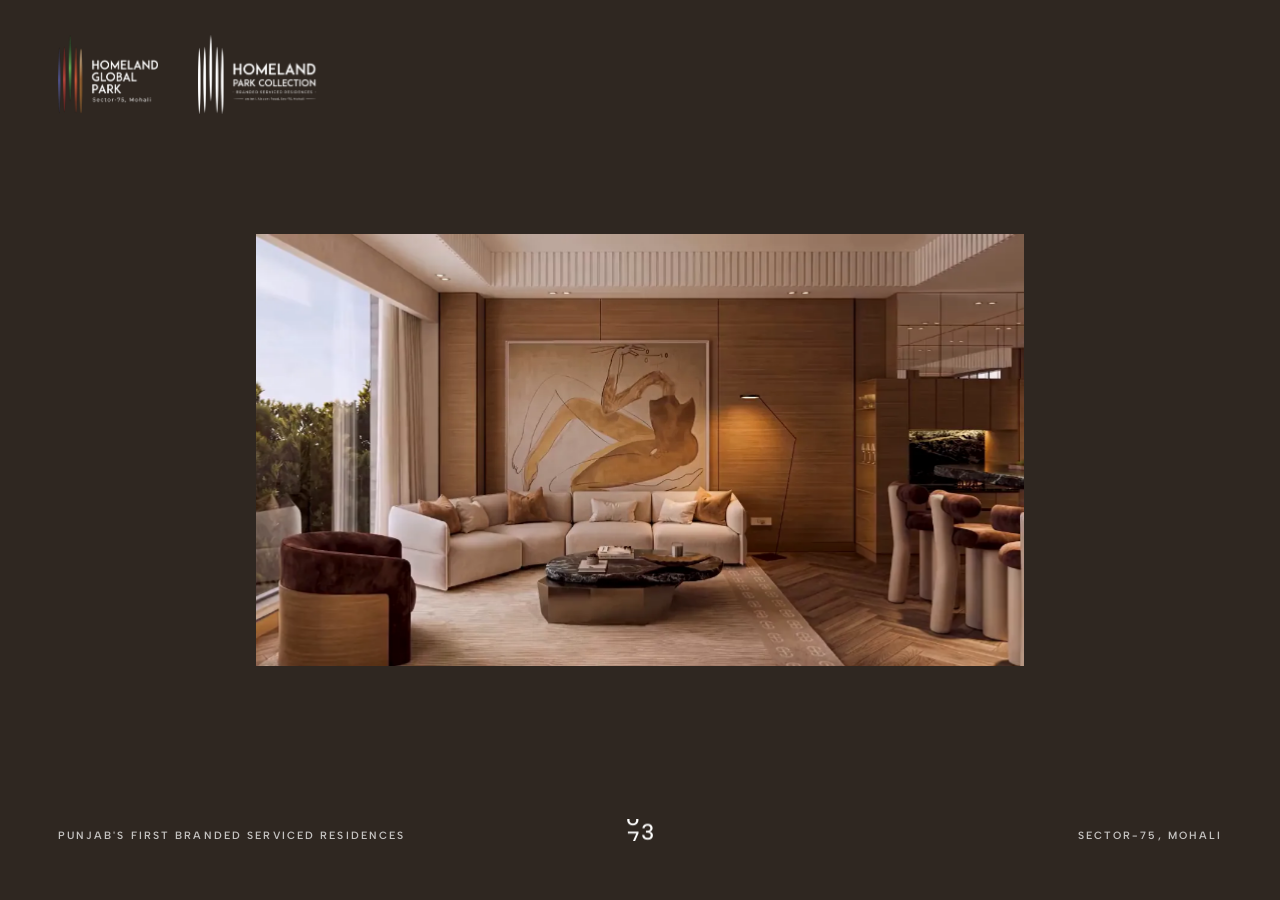
<file: index.html>
<!doctype html>
<html lang="en" class="preloading">
<head>
  <meta charset="utf-8">
  <meta name="viewport" content="width=device-width, initial-scale=1">
  <title>Homeland Global Park — Punjab's First Branded Serviced Residences, Mohali</title>
  <meta name="description" content="Fully furnished, fully serviced residences at Homeland Global Park, Sector-75, Mohali: Park Studio, Park Suite and Park Residences.">
  <meta name="theme-color" content="#f7f3ee">
  <meta property="og:type" content="website">
  <meta property="og:site_name" content="Homeland Global Park">
  <meta property="og:title" content="Homeland Global Park — Punjab's First Branded Serviced Residences, Mohali">
  <meta property="og:description" content="Fully furnished, fully serviced residences at Homeland Global Park, Sector-75, Mohali: Park Studio, Park Suite and Park Residences.">
  <meta property="og:url" content="https://jatin-dhir.github.io/hgp-preview/">
  <meta property="og:image" content="https://jatin-dhir.github.io/hgp-preview/assets/media/hero-poster.jpg">
  <meta name="twitter:card" content="summary_large_image">
  <link rel="preload" as="image" href="assets/media/hero-poster.webp">
  <link rel="icon" type="image/png" sizes="32x32" href="assets/media/favicon-32.png">
  <link rel="icon" type="image/png" sizes="192x192" href="assets/media/favicon-192.png">
  <link rel="apple-touch-icon" href="assets/media/apple-touch-icon.png">
  <script>document.documentElement.classList.add('js');</script>
  <link rel="preconnect" href="https://fonts.googleapis.com">
  <link rel="preconnect" href="https://fonts.gstatic.com" crossorigin>
  <link href="https://fonts.googleapis.com/css2?family=Albert+Sans:wght@400;500;600&display=swap" rel="stylesheet">
  <link rel="stylesheet" href="css/style.css?v=mv2bugfx">
  <link rel="stylesheet" href="css/sections.css?v=mv2bugfx">

</head>
<body class="home">

  <!-- ============ Loading screen ============ -->
  <div id="site-preloader" class="site-preloader" aria-hidden="true">
    <div class="site-preloader__bg"></div>
    <img class="site-preloader__logo" src="assets/media/logo-hgp-white.webp" width="407" height="320" alt="" decoding="async">
    <img class="site-preloader__logo site-preloader__logo--partner" src="assets/media/logo-hpc.webp" width="479" height="320" alt="" decoding="async">
    <span class="site-preloader__caption site-preloader__caption--left">Punjab's First Branded Serviced Residences</span>
    <span class="site-preloader__caption site-preloader__caption--right">Sector-75, Mohali</span>
    <div class="site-preloader__stage">
      <div class="site-preloader__frames">

        <div class="site-preloader__frame site-preloader__frame--final"><img src="assets/media/hero-poster.webp" width="1280" height="720" alt="" decoding="async" fetchpriority="high" style="background:url([data-uri]) center/cover no-repeat"></div>
      </div>
      <div class="site-preloader__counter">
        <div class="site-preloader__counter-mask">
          <div class="site-preloader__number-wrapper">
            <div class="site-preloader__digit site-preloader__digit--tens"><div class="site-preloader__digit-inner"><span class="site-preloader__number">0</span><span class="site-preloader__number">1</span><span class="site-preloader__number">2</span><span class="site-preloader__number">3</span><span class="site-preloader__number">4</span><span class="site-preloader__number">5</span><span class="site-preloader__number">6</span><span class="site-preloader__number">7</span><span class="site-preloader__number">8</span><span class="site-preloader__number">9</span></div></div>
            <div class="site-preloader__digit site-preloader__digit--ones"><div class="site-preloader__digit-inner"><span class="site-preloader__number">0</span><span class="site-preloader__number">1</span><span class="site-preloader__number">2</span><span class="site-preloader__number">3</span><span class="site-preloader__number">4</span><span class="site-preloader__number">5</span><span class="site-preloader__number">6</span><span class="site-preloader__number">7</span><span class="site-preloader__number">8</span><span class="site-preloader__number">9</span></div></div>
          </div>
        </div>
      </div>
    </div>
  </div>

  <nav id="selection-menu" aria-label="Our residences" aria-hidden="true">
    <div class="selection-cards" style="--card-count: 4">

      <a href="studio.html" class="selection-card" data-cursor="View" data-category="studio" style="--card-color: #6a4f3d">
        <span class="selection-card__panel">
          <img class="selection-card__symbol" src="assets/media/mark-white.png" width="297" height="800" alt="" decoding="async">
          <span class="selection-card__title">Park Studio</span>
          <span class="selection-card__desc">Compact, fully furnished and designed for independent living — with everything already in place.</span>
        </span>
        <span class="selection-card__cover" aria-hidden="true"><img src="assets/media/render-09-1200.webp" width="1200" height="670" alt="" loading="lazy" decoding="async" style="background:url([data-uri]) center/cover no-repeat"></span>
      </a>
      <a href="one-bed-suite.html" class="selection-card" data-cursor="View" data-category="one-bed" style="--card-color: #4a3a31">
        <span class="selection-card__panel">
          <img class="selection-card__symbol" src="assets/media/mark-white.png" width="297" height="800" alt="" decoding="async">
          <span class="selection-card__title">Park Suite</span>
          <span class="selection-card__desc">A private, well-appointed suite with dedicated living and sleeping spaces — maintained to the highest standard daily.</span>
        </span>
        <span class="selection-card__cover" aria-hidden="true"><img src="assets/media/render-14-1200.webp" width="1200" height="670" alt="" loading="lazy" decoding="async" style="background:url([data-uri]) center/cover no-repeat"></span>
      </a>
      <a href="one-bhk-deck.html" class="selection-card" data-cursor="View" data-category="one-bhk" style="--card-color: #33493f">
        <span class="selection-card__panel">
          <img class="selection-card__symbol" src="assets/media/mark-white.png" width="297" height="800" alt="" decoding="async">
          <span class="selection-card__title">Park Residences</span>
          <span class="selection-card__desc">A complete residence with an outdoor deck — offering privacy, space and the full suite of serviced living.</span>
        </span>
        <span class="selection-card__cover" aria-hidden="true"><img src="assets/media/render-01-1200.webp" width="1200" height="670" alt="" loading="lazy" decoding="async" style="background:url([data-uri]) center/cover no-repeat"></span>
      </a>
      <a href="experience.html" class="selection-card selection-card--experience" data-cursor="View" data-category="experience">
        <span class="selection-card__panel">
          <img class="selection-card__symbol" src="assets/media/mark-white.png" width="297" height="800" alt="" decoding="async">
          <span class="selection-card__title">The Experience</span>
          <span class="selection-card__desc">Housekeeping, concierge and interiors that arrive finished.</span>
        </span>
        <span class="selection-card__cover" aria-hidden="true"><img src="assets/media/render-02-1200.webp" width="1200" height="670" alt="" loading="lazy" decoding="async" style="background:url([data-uri]) center/cover no-repeat"></span>
      </a>
    </div>
    <nav class="nav-menu__legal home-page-footer" aria-label="Legal">
        <a class="link-underline" href="privacy.html">Privacy Policy</a>
        <a class="link-underline" href="disclaimer.html">Disclaimer</a>
    </nav>
  </nav>

  <!-- the menu button sits top right, level with the logo; it is fixed so it stays reachable on long pages -->
  <div class="site-menu">
    <button type="button" class="menu-btn" data-open-menu aria-label="Open menu" aria-expanded="false" aria-controls="nav-menu">
      <svg viewBox="0 0 23 12" aria-hidden="true"><rect width="23" height="3" fill="currentColor"/><rect y="9" width="10" height="3" fill="currentColor"/></svg>
    </button>
  </div>


  <!-- ============ Landing page: one screen, scroll reveals the residences ============ -->
  <div id="page-stage">
    <main>
      <div class="page-grid">
        <nav class="site-nav" aria-label="Primary">
          <header class="logo">
            <a href="index.html" aria-label="Homeland Global Park and Homeland Park Collection — home">
              <img class="logo__img logo__img--dark" src="assets/media/logo-hgp.webp" width="410" height="320" alt="Homeland Global Park, Sector-75, Mohali" decoding="async">
              <img class="logo__img logo__img--light" src="assets/media/logo-hgp-white.webp" width="407" height="320" alt="" aria-hidden="true" decoding="async">
              <span class="logo__divider" aria-hidden="true"></span>
              <img class="logo__img logo__img--partner" src="assets/media/logo-hpc.webp" width="479" height="320" alt="Homeland Park Collection" decoding="async">
            </a>
          </header>
          
        </nav>

        <div class="hero-section">
          <div class="hero-top">
            <div class="hero-visual-slot">
              <div class="hero-visual" data-cursor="Scroll">
                <video class="hero-opening-media" poster="assets/media/hero-poster.webp" muted loop playsinline preload="none" aria-label="Walkthrough of a furnished residence at Homeland Global Park">
                  <source src="assets/media/hero-720.mp4" type="video/mp4" media="(max-width: 650px)">
                  <source src="assets/media/hero-1280.mp4" type="video/mp4">
                </video>
                <span class="hero-visual__shade" aria-hidden="true"></span>
              </div>
            </div>
          </div>
          <div class="hero-bottom">
            <div class="hero-content">
              <span class="hero-eyebrow caps-label" data-hero-eyebrow>Introducing</span>
              <h1 class="hero-statement" data-lines>Punjab's First Branded Serviced Residences</h1>
              <p class="hero-lead" data-lines>Fully furnished. Fully serviced. Designed for effortless living.</p>
            </div>
          </div>
        </div>
        <footer class="site-footer">
          <span class="scroll-hint" aria-hidden="true"><span class="scroll-hint__line"><span class="scroll-hint__dot"></span></span><span class="scroll-hint__label">Scroll to explore</span></span>
        </footer>
      </div>
    </main>
  </div>

  <div class="site-actions">
    <a href="#selection-menu" class="selection-btn" data-open-selection aria-haspopup="true" aria-expanded="false" aria-controls="selection-menu">
      <span>Our Residences</span>
      <svg viewBox="0 0 13 13" aria-hidden="true"><rect width="4" height="4" fill="currentColor"/><rect x="9" width="4" height="4" fill="currentColor"/><rect y="9" width="4" height="4" fill="currentColor"/><rect x="9" y="9" width="4" height="4" fill="currentColor"/></svg>
    </a>
  </div>

  <div id="nav-menu" aria-hidden="true">
    <div class="nav-menu__overlay" data-close-menu></div>
    <div class="nav-menu__panel" role="dialog" aria-modal="true" aria-label="Menu">
      <nav class="nav-menu__links" aria-label="Menu">
        <a class="rolling-text" href="index.html"><span class="rolling-text__block">Home</span><span class="rolling-text__block" aria-hidden="true">Home</span></a>
        <a class="rolling-text" href="#selection-menu" data-open-selection><span class="rolling-text__block">Residences</span><span class="rolling-text__block" aria-hidden="true">Residences</span></a>
        <a class="rolling-text" href="experience.html#about"><span class="rolling-text__block">The Experience</span><span class="rolling-text__block" aria-hidden="true">The Experience</span></a>
        <a class="rolling-text" href="experience.html#housekeeping"><span class="rolling-text__block">Housekeeping</span><span class="rolling-text__block" aria-hidden="true">Housekeeping</span></a>
        <a class="rolling-text" href="experience.html#services"><span class="rolling-text__block">Services</span><span class="rolling-text__block" aria-hidden="true">Services</span></a>
        <a class="rolling-text" href="experience.html#interiors"><span class="rolling-text__block">Interiors</span><span class="rolling-text__block" aria-hidden="true">Interiors</span></a>
        <a class="rolling-text" href="enquire.html"><span class="rolling-text__block">Enquire Now</span><span class="rolling-text__block" aria-hidden="true">Enquire Now</span></a>
      </nav>
      <div class="nav-menu__contact">
        <a href="https://wa.me/919988976767" target="_blank" rel="noopener">
          <svg viewBox="0 0 24 24" aria-hidden="true"><path d="M12 3a9 9 0 0 0-7.7 13.6L3 21l4.5-1.2A9 9 0 1 0 12 3Z" fill="none" stroke="currentColor" stroke-width="1.5"/><path d="M9 8.5c.2 2.6 2 4.9 4.6 5.8l1.2-1.3-1.9-1-.9.6c-.8-.4-1.4-1-1.8-1.8l.6-.9-1-1.9L9 8.5Z" fill="currentColor"/></svg>
          +91 99889 76767
        </a>
        <a href="mailto:enquiry@homelandglobalpark.com">
          <svg viewBox="0 0 24 24" aria-hidden="true"><rect x="3" y="5.5" width="18" height="13" fill="none" stroke="currentColor" stroke-width="1.5"/><path d="m3.5 6.5 8.5 6.5 8.5-6.5" fill="none" stroke="currentColor" stroke-width="1.5"/></svg>
          Email
        </a>
      </div>
      <button type="button" class="nav-menu__burger" data-close-menu aria-label="Close menu">
        <svg viewBox="0 0 23 12" aria-hidden="true"><rect width="23" height="3" fill="currentColor"/><rect y="9" width="10" height="3" fill="currentColor"/></svg>
      </button>
    </div>
  </div>

  <div class="cursor" aria-hidden="true">
    <div class="cursor__dot"></div>
    <div class="cursor__ring"><span class="cursor__label"></span></div>
  </div>

  <div id="lightbox" class="lightbox" aria-hidden="true" role="dialog" aria-label="Image">
    <button type="button" class="lightbox__close" data-close-lightbox aria-label="Close">
      <svg viewBox="0 0 24 24" aria-hidden="true"><path d="M6 6l12 12M18 6 6 18" fill="none" stroke="currentColor" stroke-width="1.6"/></svg>
    </button>
    <button type="button" class="lightbox__nav lightbox__nav--prev" data-lightbox-prev aria-label="Previous image">
      <svg viewBox="0 0 24 24" aria-hidden="true"><path d="m15 5-7 7 7 7" fill="none" stroke="currentColor" stroke-width="1.6"/></svg>
    </button>
    <button type="button" class="lightbox__nav lightbox__nav--next" data-lightbox-next aria-label="Next image">
      <svg viewBox="0 0 24 24" aria-hidden="true"><path d="m9 5 7 7-7 7" fill="none" stroke="currentColor" stroke-width="1.6"/></svg>
    </button>
    <figure class="lightbox__figure">
      <img class="lightbox__img" alt="">
      <figcaption class="lightbox__caption"><span class="lightbox__text"></span><span class="lightbox__count"></span></figcaption>
    </figure>
  </div>


  <script src="js/vendor/gsap.min.js"></script>
  <script src="js/vendor/CustomEase.min.js"></script>
  <script src="js/app.js?v=mv2bugfx"></script>
</body>
</html>
</file>
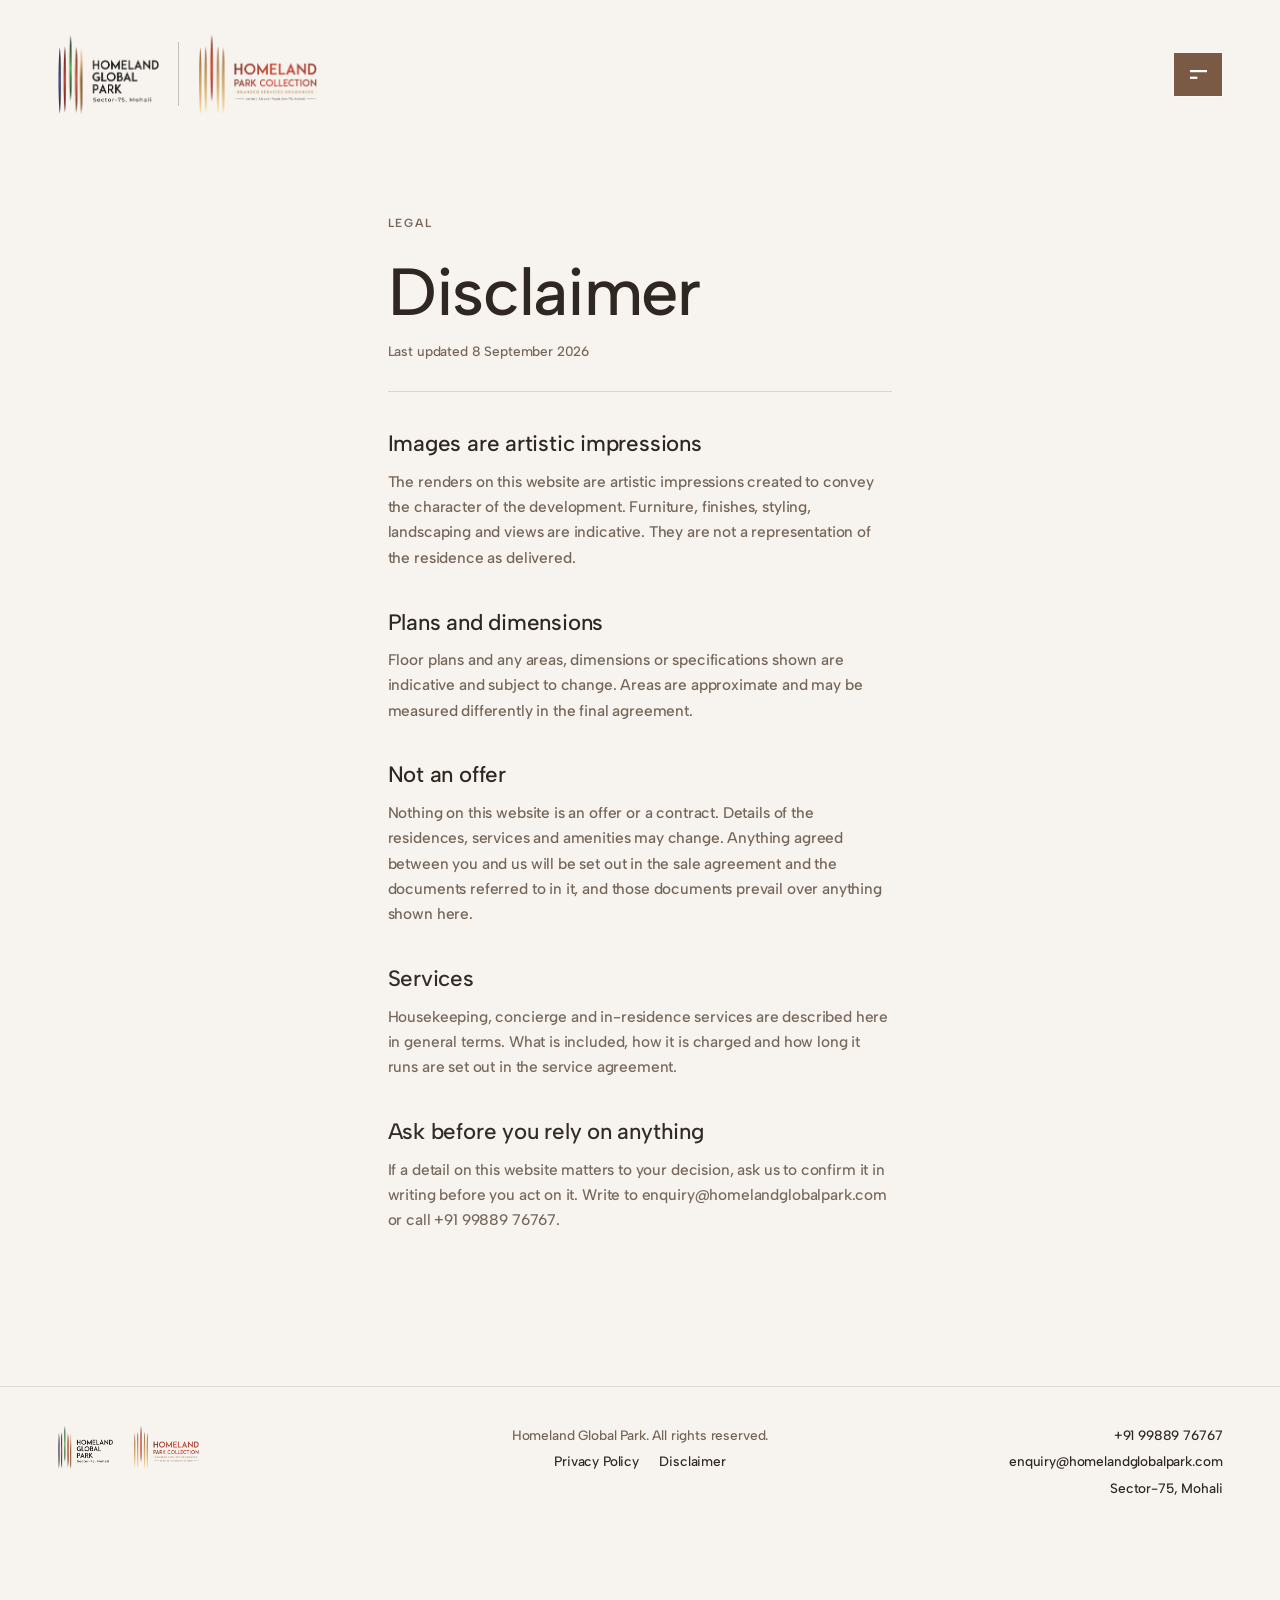
<file: disclaimer.html>
<!doctype html>
<html lang="en" class="preloading">
<head>
  <meta charset="utf-8">
  <meta name="viewport" content="width=device-width, initial-scale=1">
  <title>Disclaimer | Homeland Global Park</title>
  <meta name="description" content="Important information about the images, plans and details shown on the Homeland Global Park website.">
  <meta name="theme-color" content="#f7f3ee">
  <meta property="og:type" content="website">
  <meta property="og:site_name" content="Homeland Global Park">
  <meta property="og:title" content="Disclaimer | Homeland Global Park">
  <meta property="og:description" content="Important information about the images, plans and details shown on the Homeland Global Park website.">
  <meta property="og:url" content="https://jatin-dhir.github.io/hgp-preview/disclaimer.html">
  <meta property="og:image" content="https://jatin-dhir.github.io/hgp-preview/assets/media/render-01-1200.jpg">
  <meta name="twitter:card" content="summary_large_image">
  <link rel="icon" type="image/png" sizes="32x32" href="assets/media/favicon-32.png">
  <link rel="icon" type="image/png" sizes="192x192" href="assets/media/favicon-192.png">
  <link rel="apple-touch-icon" href="assets/media/apple-touch-icon.png">
  <script>document.documentElement.classList.add('js');</script>
  <link rel="preconnect" href="https://fonts.googleapis.com">
  <link rel="preconnect" href="https://fonts.gstatic.com" crossorigin>
  <link href="https://fonts.googleapis.com/css2?family=Albert+Sans:wght@400;500;600&display=swap" rel="stylesheet">
  <link rel="stylesheet" href="css/style.css?v=mv2bugfx">
  <link rel="stylesheet" href="css/sections.css?v=mv2bugfx">

</head>
<body class="legal">

  <nav id="selection-menu" aria-label="Our residences" aria-hidden="true">
    <div class="selection-cards" style="--card-count: 4">

      <a href="index.html" class="selection-card selection-card--home" data-cursor="View" data-category="home">
        <span class="selection-card__panel">
          <span class="selection-card__title">Home</span>
          <span class="selection-card__desc">Back to the start: Punjab's first branded serviced residences.</span>
        </span>
        <span class="selection-card__cover" aria-hidden="true"><img src="assets/media/hero-poster.webp" width="1280" height="720" alt="" loading="lazy" decoding="async" style="background:url([data-uri]) center/cover no-repeat"></span>
      </a>
      <a href="studio.html" class="selection-card" data-cursor="View" data-category="studio" style="--card-color: #6a4f3d">
        <span class="selection-card__panel">
          <img class="selection-card__symbol" src="assets/media/mark-white.png" width="297" height="800" alt="" decoding="async">
          <span class="selection-card__title">Park Studio</span>
          <span class="selection-card__desc">Compact, fully furnished and designed for independent living — with everything already in place.</span>
        </span>
        <span class="selection-card__cover" aria-hidden="true"><img src="assets/media/render-09-1200.webp" width="1200" height="670" alt="" loading="lazy" decoding="async" style="background:url([data-uri]) center/cover no-repeat"></span>
      </a>
      <a href="one-bed-suite.html" class="selection-card" data-cursor="View" data-category="one-bed" style="--card-color: #4a3a31">
        <span class="selection-card__panel">
          <img class="selection-card__symbol" src="assets/media/mark-white.png" width="297" height="800" alt="" decoding="async">
          <span class="selection-card__title">Park Suite</span>
          <span class="selection-card__desc">A private, well-appointed suite with dedicated living and sleeping spaces — maintained to the highest standard daily.</span>
        </span>
        <span class="selection-card__cover" aria-hidden="true"><img src="assets/media/render-14-1200.webp" width="1200" height="670" alt="" loading="lazy" decoding="async" style="background:url([data-uri]) center/cover no-repeat"></span>
      </a>
      <a href="one-bhk-deck.html" class="selection-card" data-cursor="View" data-category="one-bhk" style="--card-color: #33493f">
        <span class="selection-card__panel">
          <img class="selection-card__symbol" src="assets/media/mark-white.png" width="297" height="800" alt="" decoding="async">
          <span class="selection-card__title">Park Residences</span>
          <span class="selection-card__desc">A complete residence with an outdoor deck — offering privacy, space and the full suite of serviced living.</span>
        </span>
        <span class="selection-card__cover" aria-hidden="true"><img src="assets/media/render-01-1200.webp" width="1200" height="670" alt="" loading="lazy" decoding="async" style="background:url([data-uri]) center/cover no-repeat"></span>
      </a>
    </div>
  </nav>

  <!-- the menu button sits top right, level with the logo; it is fixed so it stays reachable on long pages -->
  <div class="site-menu">
    <button type="button" class="menu-btn" data-open-menu aria-label="Open menu" aria-expanded="false" aria-controls="nav-menu">
      <svg viewBox="0 0 23 12" aria-hidden="true"><rect width="23" height="3" fill="currentColor"/><rect y="9" width="10" height="3" fill="currentColor"/></svg>
    </button>
  </div>


  <div id="page-stage">
    <main>
      <section class="legal-page">
        <div class="page-grid legal-page__nav">
        <nav class="site-nav" aria-label="Primary">
          <header class="logo">
            <a href="index.html" aria-label="Homeland Global Park and Homeland Park Collection — home">
              <img class="logo__img logo__img--dark" src="assets/media/logo-hgp.webp" width="410" height="320" alt="Homeland Global Park, Sector-75, Mohali" decoding="async">
              <img class="logo__img logo__img--light" src="assets/media/logo-hgp-white.webp" width="407" height="320" alt="" aria-hidden="true" decoding="async">
              <span class="logo__divider" aria-hidden="true"></span>
              <img class="logo__img logo__img--partner" src="assets/media/logo-hpc.webp" width="479" height="320" alt="Homeland Park Collection" decoding="async">
            </a>
          </header>
          <a href="index.html" class="about-btn link-underline">Home</a>
        </nav>

        </div>
        <div class="legal-page__body">
          <p class="legal-page__eyebrow">Legal</p>
          <h1 class="legal-page__title display" data-lines>Disclaimer</h1>
          <p class="legal-page__updated">Last updated 8 September 2026</p>
                    <section class="legal-page__section" data-fade>
            <h2>Images are artistic impressions</h2>
            <p>The renders on this website are artistic impressions created to convey the character of the development. Furniture, finishes, styling, landscaping and views are indicative. They are not a representation of the residence as delivered.</p>
          </section>
          <section class="legal-page__section" data-fade>
            <h2>Plans and dimensions</h2>
            <p>Floor plans and any areas, dimensions or specifications shown are indicative and subject to change. Areas are approximate and may be measured differently in the final agreement.</p>
          </section>
          <section class="legal-page__section" data-fade>
            <h2>Not an offer</h2>
            <p>Nothing on this website is an offer or a contract. Details of the residences, services and amenities may change. Anything agreed between you and us will be set out in the sale agreement and the documents referred to in it, and those documents prevail over anything shown here.</p>
          </section>
          <section class="legal-page__section" data-fade>
            <h2>Services</h2>
            <p>Housekeeping, concierge and in-residence services are described here in general terms. What is included, how it is charged and how long it runs are set out in the service agreement.</p>
          </section>
          <section class="legal-page__section" data-fade>
            <h2>Ask before you rely on anything</h2>
            <p>If a detail on this website matters to your decision, ask us to confirm it in writing before you act on it. Write to enquiry@homelandglobalpark.com or call +91 99889 76767.</p>
          </section>
        </div>
      </section>

      <footer class="site-foot" id="footer">
        <div class="site-foot__brand">
          <img class="site-foot__logo" src="assets/media/logo-hgp.webp" width="410" height="320" alt="Homeland Global Park" loading="lazy" decoding="async">
          <img class="site-foot__logo site-foot__logo--partner" src="assets/media/logo-hpc.webp" width="479" height="320" alt="Homeland Park Collection" loading="lazy" decoding="async">
        </div>
        <div class="site-foot__meta">
          <span data-copyright>Homeland Global Park. All rights reserved.</span>
          <nav class="site-foot__links" aria-label="Legal">
            <a class="link-underline" href="privacy.html">Privacy Policy</a>
            <a class="link-underline" href="disclaimer.html">Disclaimer</a>
          </nav>
        </div>
        <div class="site-foot__contact">
          <a class="link-underline" href="tel:+919988976767">+91 99889 76767</a>
          <a class="link-underline" href="mailto:enquiry@homelandglobalpark.com">enquiry@homelandglobalpark.com</a>
          <span>Sector-75, Mohali</span>
        </div>
      </footer>

    </main>
  </div>

  <div class="site-actions">
    <a href="#selection-menu" class="selection-btn" data-open-selection aria-haspopup="true" aria-expanded="false" aria-controls="selection-menu">
      <span>Our Residences</span>
      <svg viewBox="0 0 13 13" aria-hidden="true"><rect width="4" height="4" fill="currentColor"/><rect x="9" width="4" height="4" fill="currentColor"/><rect y="9" width="4" height="4" fill="currentColor"/><rect x="9" y="9" width="4" height="4" fill="currentColor"/></svg>
    </a>
  </div>

  <div id="nav-menu" aria-hidden="true">
    <div class="nav-menu__overlay" data-close-menu></div>
    <div class="nav-menu__panel" role="dialog" aria-modal="true" aria-label="Menu">
      <nav class="nav-menu__links" aria-label="Menu">
        <a class="rolling-text" href="index.html"><span class="rolling-text__block">Home</span><span class="rolling-text__block" aria-hidden="true">Home</span></a>
        <a class="rolling-text" href="#selection-menu" data-open-selection><span class="rolling-text__block">Residences</span><span class="rolling-text__block" aria-hidden="true">Residences</span></a>
        <a class="rolling-text" href="experience.html#about"><span class="rolling-text__block">The Experience</span><span class="rolling-text__block" aria-hidden="true">The Experience</span></a>
        <a class="rolling-text" href="experience.html#housekeeping"><span class="rolling-text__block">Housekeeping</span><span class="rolling-text__block" aria-hidden="true">Housekeeping</span></a>
        <a class="rolling-text" href="experience.html#services"><span class="rolling-text__block">Services</span><span class="rolling-text__block" aria-hidden="true">Services</span></a>
        <a class="rolling-text" href="experience.html#interiors"><span class="rolling-text__block">Interiors</span><span class="rolling-text__block" aria-hidden="true">Interiors</span></a>
        <a class="rolling-text" href="enquire.html"><span class="rolling-text__block">Enquire Now</span><span class="rolling-text__block" aria-hidden="true">Enquire Now</span></a>
      </nav>
      <div class="nav-menu__contact">
        <a href="https://wa.me/919988976767" target="_blank" rel="noopener">
          <svg viewBox="0 0 24 24" aria-hidden="true"><path d="M12 3a9 9 0 0 0-7.7 13.6L3 21l4.5-1.2A9 9 0 1 0 12 3Z" fill="none" stroke="currentColor" stroke-width="1.5"/><path d="M9 8.5c.2 2.6 2 4.9 4.6 5.8l1.2-1.3-1.9-1-.9.6c-.8-.4-1.4-1-1.8-1.8l.6-.9-1-1.9L9 8.5Z" fill="currentColor"/></svg>
          +91 99889 76767
        </a>
        <a href="mailto:enquiry@homelandglobalpark.com">
          <svg viewBox="0 0 24 24" aria-hidden="true"><rect x="3" y="5.5" width="18" height="13" fill="none" stroke="currentColor" stroke-width="1.5"/><path d="m3.5 6.5 8.5 6.5 8.5-6.5" fill="none" stroke="currentColor" stroke-width="1.5"/></svg>
          Email
        </a>
      </div>
      <button type="button" class="nav-menu__burger" data-close-menu aria-label="Close menu">
        <svg viewBox="0 0 23 12" aria-hidden="true"><rect width="23" height="3" fill="currentColor"/><rect y="9" width="10" height="3" fill="currentColor"/></svg>
      </button>
    </div>
  </div>

  <div class="cursor" aria-hidden="true">
    <div class="cursor__dot"></div>
    <div class="cursor__ring"><span class="cursor__label"></span></div>
  </div>

  <div id="lightbox" class="lightbox" aria-hidden="true" role="dialog" aria-label="Image">
    <button type="button" class="lightbox__close" data-close-lightbox aria-label="Close">
      <svg viewBox="0 0 24 24" aria-hidden="true"><path d="M6 6l12 12M18 6 6 18" fill="none" stroke="currentColor" stroke-width="1.6"/></svg>
    </button>
    <button type="button" class="lightbox__nav lightbox__nav--prev" data-lightbox-prev aria-label="Previous image">
      <svg viewBox="0 0 24 24" aria-hidden="true"><path d="m15 5-7 7 7 7" fill="none" stroke="currentColor" stroke-width="1.6"/></svg>
    </button>
    <button type="button" class="lightbox__nav lightbox__nav--next" data-lightbox-next aria-label="Next image">
      <svg viewBox="0 0 24 24" aria-hidden="true"><path d="m9 5 7 7-7 7" fill="none" stroke="currentColor" stroke-width="1.6"/></svg>
    </button>
    <figure class="lightbox__figure">
      <img class="lightbox__img" alt="">
      <figcaption class="lightbox__caption"><span class="lightbox__text"></span><span class="lightbox__count"></span></figcaption>
    </figure>
  </div>

  <script src="js/vendor/gsap.min.js"></script>
  <script src="js/vendor/CustomEase.min.js"></script>
  <script src="js/vendor/ScrollTrigger.min.js"></script>
  <script src="js/vendor/lenis.min.js"></script>
  <script src="js/app.js?v=mv2bugfx"></script>
  <script src="js/sections.js?v=mv2bugfx"></script>

</body>
</html>
</file>
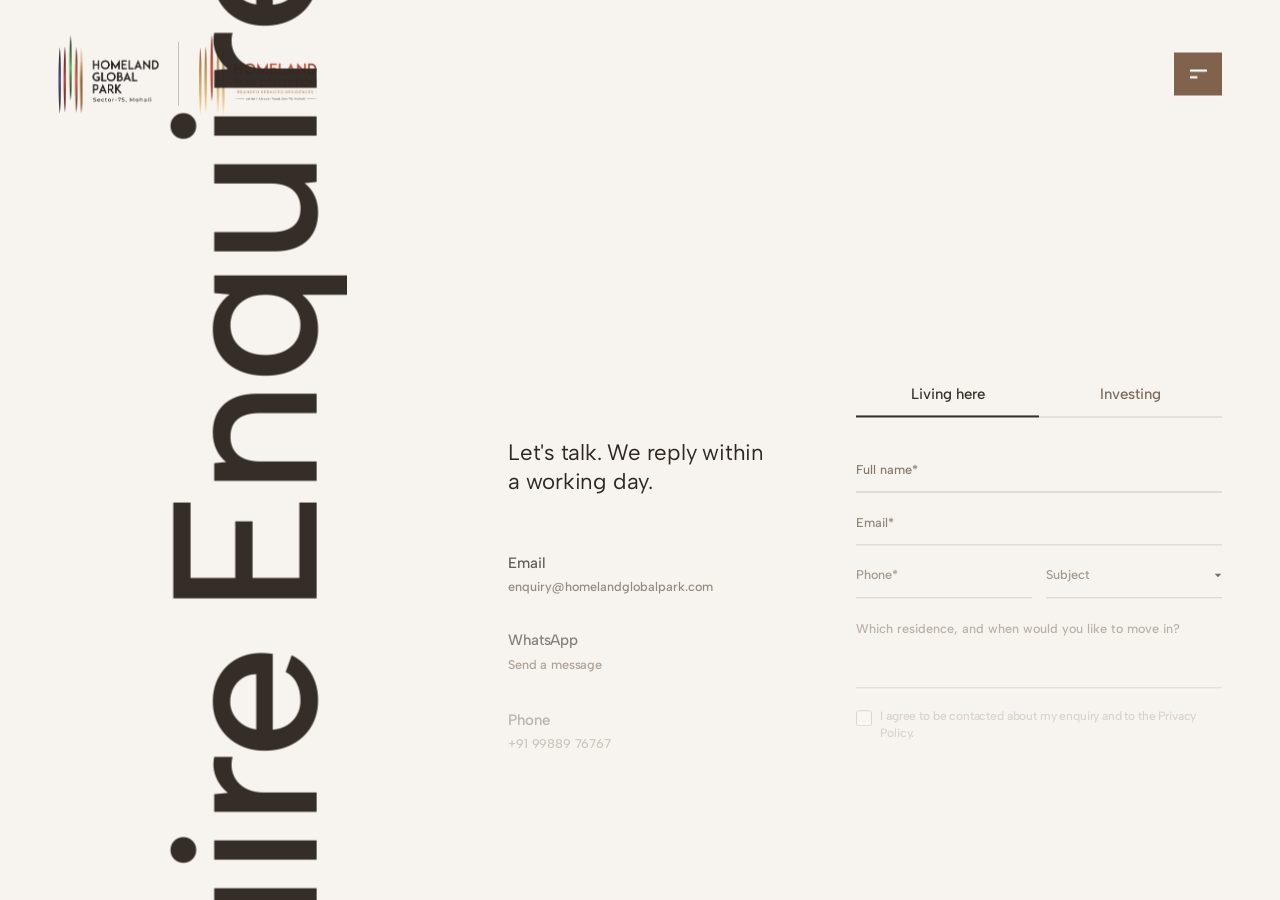
<file: enquire.html>
<!doctype html>
<html lang="en" class="preloading">
<head>
  <meta charset="utf-8">
  <meta name="viewport" content="width=device-width, initial-scale=1">
  <title>Enquire | Homeland Global Park</title>
  <meta name="description" content="Request a consultation about Homeland Global Park's branded serviced residences in Sector-75, Mohali.">
  <meta name="theme-color" content="#f7f3ee">
  <meta property="og:type" content="website">
  <meta property="og:site_name" content="Homeland Global Park">
  <meta property="og:title" content="Enquire | Homeland Global Park">
  <meta property="og:description" content="Request a consultation about Homeland Global Park's branded serviced residences in Sector-75, Mohali.">
  <meta property="og:url" content="https://jatin-dhir.github.io/hgp-preview/enquire.html">
  <meta property="og:image" content="https://jatin-dhir.github.io/hgp-preview/assets/media/render-01-1200.jpg">
  <meta name="twitter:card" content="summary_large_image">
  <link rel="icon" type="image/png" sizes="32x32" href="assets/media/favicon-32.png">
  <link rel="icon" type="image/png" sizes="192x192" href="assets/media/favicon-192.png">
  <link rel="apple-touch-icon" href="assets/media/apple-touch-icon.png">
  <script>document.documentElement.classList.add('js');</script>
  <link rel="preconnect" href="https://fonts.googleapis.com">
  <link rel="preconnect" href="https://fonts.gstatic.com" crossorigin>
  <link href="https://fonts.googleapis.com/css2?family=Albert+Sans:wght@400;500;600&display=swap" rel="stylesheet">
  <link rel="stylesheet" href="css/style.css?v=mv2bugfx">
  <link rel="stylesheet" href="css/sections.css?v=mv2bugfx">

</head>
<body class="contact">

  <nav id="selection-menu" aria-label="Our residences" aria-hidden="true">
    <div class="selection-cards" style="--card-count: 4">

      <a href="index.html" class="selection-card selection-card--home" data-cursor="View" data-category="home">
        <span class="selection-card__panel">
          <span class="selection-card__title">Home</span>
          <span class="selection-card__desc">Back to the start: Punjab's first branded serviced residences.</span>
        </span>
        <span class="selection-card__cover" aria-hidden="true"><img src="assets/media/hero-poster.webp" width="1280" height="720" alt="" loading="lazy" decoding="async" style="background:url([data-uri]) center/cover no-repeat"></span>
      </a>
      <a href="studio.html" class="selection-card" data-cursor="View" data-category="studio" style="--card-color: #6a4f3d">
        <span class="selection-card__panel">
          <img class="selection-card__symbol" src="assets/media/mark-white.png" width="297" height="800" alt="" decoding="async">
          <span class="selection-card__title">Park Studio</span>
          <span class="selection-card__desc">Compact, fully furnished and designed for independent living — with everything already in place.</span>
        </span>
        <span class="selection-card__cover" aria-hidden="true"><img src="assets/media/render-09-1200.webp" width="1200" height="670" alt="" loading="lazy" decoding="async" style="background:url([data-uri]) center/cover no-repeat"></span>
      </a>
      <a href="one-bed-suite.html" class="selection-card" data-cursor="View" data-category="one-bed" style="--card-color: #4a3a31">
        <span class="selection-card__panel">
          <img class="selection-card__symbol" src="assets/media/mark-white.png" width="297" height="800" alt="" decoding="async">
          <span class="selection-card__title">Park Suite</span>
          <span class="selection-card__desc">A private, well-appointed suite with dedicated living and sleeping spaces — maintained to the highest standard daily.</span>
        </span>
        <span class="selection-card__cover" aria-hidden="true"><img src="assets/media/render-14-1200.webp" width="1200" height="670" alt="" loading="lazy" decoding="async" style="background:url([data-uri]) center/cover no-repeat"></span>
      </a>
      <a href="one-bhk-deck.html" class="selection-card" data-cursor="View" data-category="one-bhk" style="--card-color: #33493f">
        <span class="selection-card__panel">
          <img class="selection-card__symbol" src="assets/media/mark-white.png" width="297" height="800" alt="" decoding="async">
          <span class="selection-card__title">Park Residences</span>
          <span class="selection-card__desc">A complete residence with an outdoor deck — offering privacy, space and the full suite of serviced living.</span>
        </span>
        <span class="selection-card__cover" aria-hidden="true"><img src="assets/media/render-01-1200.webp" width="1200" height="670" alt="" loading="lazy" decoding="async" style="background:url([data-uri]) center/cover no-repeat"></span>
      </a>
    </div>
  </nav>

  <!-- the menu button sits top right, level with the logo; it is fixed so it stays reachable on long pages -->
  <div class="site-menu">
    <button type="button" class="menu-btn" data-open-menu aria-label="Open menu" aria-expanded="false" aria-controls="nav-menu">
      <svg viewBox="0 0 23 12" aria-hidden="true"><rect width="23" height="3" fill="currentColor"/><rect y="9" width="10" height="3" fill="currentColor"/></svg>
    </button>
  </div>


  <div id="page-stage">
    <main>
      <section class="contact-hero" aria-label="Enquire">
        <div class="page-grid contact-hero__grid">
        <nav class="site-nav" aria-label="Primary">
          <header class="logo">
            <a href="index.html" aria-label="Homeland Global Park and Homeland Park Collection — home">
              <img class="logo__img logo__img--dark" src="assets/media/logo-hgp.webp" width="410" height="320" alt="Homeland Global Park, Sector-75, Mohali" decoding="async">
              <img class="logo__img logo__img--light" src="assets/media/logo-hgp-white.webp" width="407" height="320" alt="" aria-hidden="true" decoding="async">
              <span class="logo__divider" aria-hidden="true"></span>
              <img class="logo__img logo__img--partner" src="assets/media/logo-hpc.webp" width="479" height="320" alt="Homeland Park Collection" decoding="async">
            </a>
          </header>
          <a href="index.html" class="about-btn link-underline">Home</a>
        </nav>

          <h1 class="visually-hidden">Enquire</h1>

          <div class="contact-hero__channels-stack">
            <div class="contact-hero__rotate" aria-hidden="true">
              <div class="marquee marquee--contact" data-marquee-speed="55">
                <div class="marquee-reveal">
                  <div class="marquee-scroll">
                    <div class="marquee-collection"><span class="marquee-text">Enquire</span></div>
                  </div>
                </div>
              </div>
            </div>
            <p class="contact-hero__heading" data-lines>Let's talk. We reply within a working day.</p>
            <div class="contact-hero__channels" aria-label="Contact details">
              <div class="contact-hero__channel">
                <p class="contact-hero__channel-label">Email</p>
                <button type="button" class="contact-hero__channel-value link-underline" data-copy="enquiry@homelandglobalpark.com" aria-label="Copy email address enquiry@homelandglobalpark.com">
                  <span class="contact-hero__copy-label">enquiry@homelandglobalpark.com</span>
                  <span class="contact-hero__copy-feedback" aria-live="polite">
                    <svg width="14" height="14" viewBox="0 0 14 14" fill="none" aria-hidden="true"><path d="M2.5 7.5L5.5 10.5L11.5 3.5" stroke="currentColor" stroke-width="1.5" stroke-linecap="round" stroke-linejoin="round"/></svg>
                    Email copied
                  </span>
                </button>
              </div>
              <div class="contact-hero__channel">
                <p class="contact-hero__channel-label">WhatsApp</p>
                <a class="contact-hero__channel-value link-underline" href="https://wa.me/919988976767" target="_blank" rel="noopener noreferrer">Send a message</a>
              </div>
              <div class="contact-hero__channel">
                <p class="contact-hero__channel-label">Phone</p>
                <a class="contact-hero__channel-value link-underline" href="tel:+919988976767">+91 99889 76767</a>
              </div>
              <div class="contact-hero__channel">
                <p class="contact-hero__channel-label">Visit</p>
                <p class="contact-hero__channel-value contact-hero__channel-value--static">Homeland Global Park, Sector-75, Mohali</p>
              </div>
            </div>
          </div>

          <div class="contact-hero__aside">
            <div class="contact-form-tabs" role="tablist" aria-label="Enquiry type">
              <button type="button" class="contact-form-tabs__tab is-active" role="tab" id="tab-resident" aria-selected="true" aria-controls="enquiry-form" data-enquiry-tab="resident">Living here</button>
              <button type="button" class="contact-form-tabs__tab" role="tab" id="tab-investor" aria-selected="false" aria-controls="enquiry-form" data-enquiry-tab="investor" tabindex="-1">Investing</button>
            </div>
            <form id="enquiry-form" class="contact-page-form" action="#" method="post" novalidate data-enquiry-form data-mail="enquiry@homelandglobalpark.com" data-type="resident" role="tabpanel" aria-labelledby="tab-resident">
              <div>
                <label class="visually-hidden" for="f-name">Full name</label>
                <input type="text" id="f-name" name="name" placeholder="Full name*" required autocomplete="name">
              </div>
              <div>
                <label class="visually-hidden" for="f-email">Email</label>
                <input type="email" id="f-email" name="email" placeholder="Email*" required autocomplete="email">
              </div>
              <div class="contact-form__row">
                <div>
                  <label class="visually-hidden" for="f-phone">Phone</label>
                  <input type="tel" id="f-phone" name="phone" placeholder="Phone*" required autocomplete="tel">
                </div>
                <div>
                  <label class="visually-hidden" for="f-subject">Subject</label>
                  <select id="f-subject" name="subject">
                    <option value="" disabled selected>Subject</option>
                    <option value="Park Studio">Park Studio</option>
                    <option value="Park Suite">Park Suite</option>
                    <option value="Park Residences">Park Residences</option>
                    <option value="Assured rental / investment">Assured rental / investment</option>
                    <option value="General enquiry">General enquiry</option>
                  </select>
                </div>
              </div>
              <div>
                <label class="visually-hidden" for="f-message">Message</label>
                <textarea id="f-message" name="message" rows="2" placeholder="Which residence, and when would you like to move in?" data-placeholder-resident="Which residence, and when would you like to move in?" data-placeholder-investor="Tell us your budget and timeline. We will share the assured rental terms."></textarea>
              </div>
              <div class="contact-form__consents">
                <label class="contact-form__consent" for="f-consent">
                  <input type="checkbox" id="f-consent" name="consent" value="yes" required>
                  <span>I agree to be contacted about my enquiry and to the Privacy Policy.</span>
                </label>
              </div>
              <div class="contact-form__foot">
                <button type="submit" class="contact-form__submit"><span>Submit Enquiry</span></button>
              </div>
              <p class="contact-form__status" data-form-note aria-live="polite"></p>
            </form>
          </div>
        </div>
      </section>
    </main>
  </div>

  <div class="site-actions">
    <a href="#selection-menu" class="selection-btn" data-open-selection aria-haspopup="true" aria-expanded="false" aria-controls="selection-menu">
      <span>Our Residences</span>
      <svg viewBox="0 0 13 13" aria-hidden="true"><rect width="4" height="4" fill="currentColor"/><rect x="9" width="4" height="4" fill="currentColor"/><rect y="9" width="4" height="4" fill="currentColor"/><rect x="9" y="9" width="4" height="4" fill="currentColor"/></svg>
    </a>
  </div>

  <div id="nav-menu" aria-hidden="true">
    <div class="nav-menu__overlay" data-close-menu></div>
    <div class="nav-menu__panel" role="dialog" aria-modal="true" aria-label="Menu">
      <nav class="nav-menu__links" aria-label="Menu">
        <a class="rolling-text" href="index.html"><span class="rolling-text__block">Home</span><span class="rolling-text__block" aria-hidden="true">Home</span></a>
        <a class="rolling-text" href="#selection-menu" data-open-selection><span class="rolling-text__block">Residences</span><span class="rolling-text__block" aria-hidden="true">Residences</span></a>
        <a class="rolling-text" href="experience.html#about"><span class="rolling-text__block">The Experience</span><span class="rolling-text__block" aria-hidden="true">The Experience</span></a>
        <a class="rolling-text" href="experience.html#housekeeping"><span class="rolling-text__block">Housekeeping</span><span class="rolling-text__block" aria-hidden="true">Housekeeping</span></a>
        <a class="rolling-text" href="experience.html#services"><span class="rolling-text__block">Services</span><span class="rolling-text__block" aria-hidden="true">Services</span></a>
        <a class="rolling-text" href="experience.html#interiors"><span class="rolling-text__block">Interiors</span><span class="rolling-text__block" aria-hidden="true">Interiors</span></a>
        <a class="rolling-text" href="enquire.html"><span class="rolling-text__block">Enquire Now</span><span class="rolling-text__block" aria-hidden="true">Enquire Now</span></a>
      </nav>
      <div class="nav-menu__contact">
        <a href="https://wa.me/919988976767" target="_blank" rel="noopener">
          <svg viewBox="0 0 24 24" aria-hidden="true"><path d="M12 3a9 9 0 0 0-7.7 13.6L3 21l4.5-1.2A9 9 0 1 0 12 3Z" fill="none" stroke="currentColor" stroke-width="1.5"/><path d="M9 8.5c.2 2.6 2 4.9 4.6 5.8l1.2-1.3-1.9-1-.9.6c-.8-.4-1.4-1-1.8-1.8l.6-.9-1-1.9L9 8.5Z" fill="currentColor"/></svg>
          +91 99889 76767
        </a>
        <a href="mailto:enquiry@homelandglobalpark.com">
          <svg viewBox="0 0 24 24" aria-hidden="true"><rect x="3" y="5.5" width="18" height="13" fill="none" stroke="currentColor" stroke-width="1.5"/><path d="m3.5 6.5 8.5 6.5 8.5-6.5" fill="none" stroke="currentColor" stroke-width="1.5"/></svg>
          Email
        </a>
      </div>
      <button type="button" class="nav-menu__burger" data-close-menu aria-label="Close menu">
        <svg viewBox="0 0 23 12" aria-hidden="true"><rect width="23" height="3" fill="currentColor"/><rect y="9" width="10" height="3" fill="currentColor"/></svg>
      </button>
    </div>
  </div>

  <div class="cursor" aria-hidden="true">
    <div class="cursor__dot"></div>
    <div class="cursor__ring"><span class="cursor__label"></span></div>
  </div>

  <div id="lightbox" class="lightbox" aria-hidden="true" role="dialog" aria-label="Image">
    <button type="button" class="lightbox__close" data-close-lightbox aria-label="Close">
      <svg viewBox="0 0 24 24" aria-hidden="true"><path d="M6 6l12 12M18 6 6 18" fill="none" stroke="currentColor" stroke-width="1.6"/></svg>
    </button>
    <button type="button" class="lightbox__nav lightbox__nav--prev" data-lightbox-prev aria-label="Previous image">
      <svg viewBox="0 0 24 24" aria-hidden="true"><path d="m15 5-7 7 7 7" fill="none" stroke="currentColor" stroke-width="1.6"/></svg>
    </button>
    <button type="button" class="lightbox__nav lightbox__nav--next" data-lightbox-next aria-label="Next image">
      <svg viewBox="0 0 24 24" aria-hidden="true"><path d="m9 5 7 7-7 7" fill="none" stroke="currentColor" stroke-width="1.6"/></svg>
    </button>
    <figure class="lightbox__figure">
      <img class="lightbox__img" alt="">
      <figcaption class="lightbox__caption"><span class="lightbox__text"></span><span class="lightbox__count"></span></figcaption>
    </figure>
  </div>

  <script src="js/vendor/gsap.min.js"></script>
  <script src="js/vendor/CustomEase.min.js"></script>
  <script src="js/vendor/ScrollTrigger.min.js"></script>
  <script src="js/vendor/lenis.min.js"></script>
  <script src="js/app.js?v=mv2bugfx"></script>
  <script src="js/sections.js?v=mv2bugfx"></script>

</body>
</html>
</file>
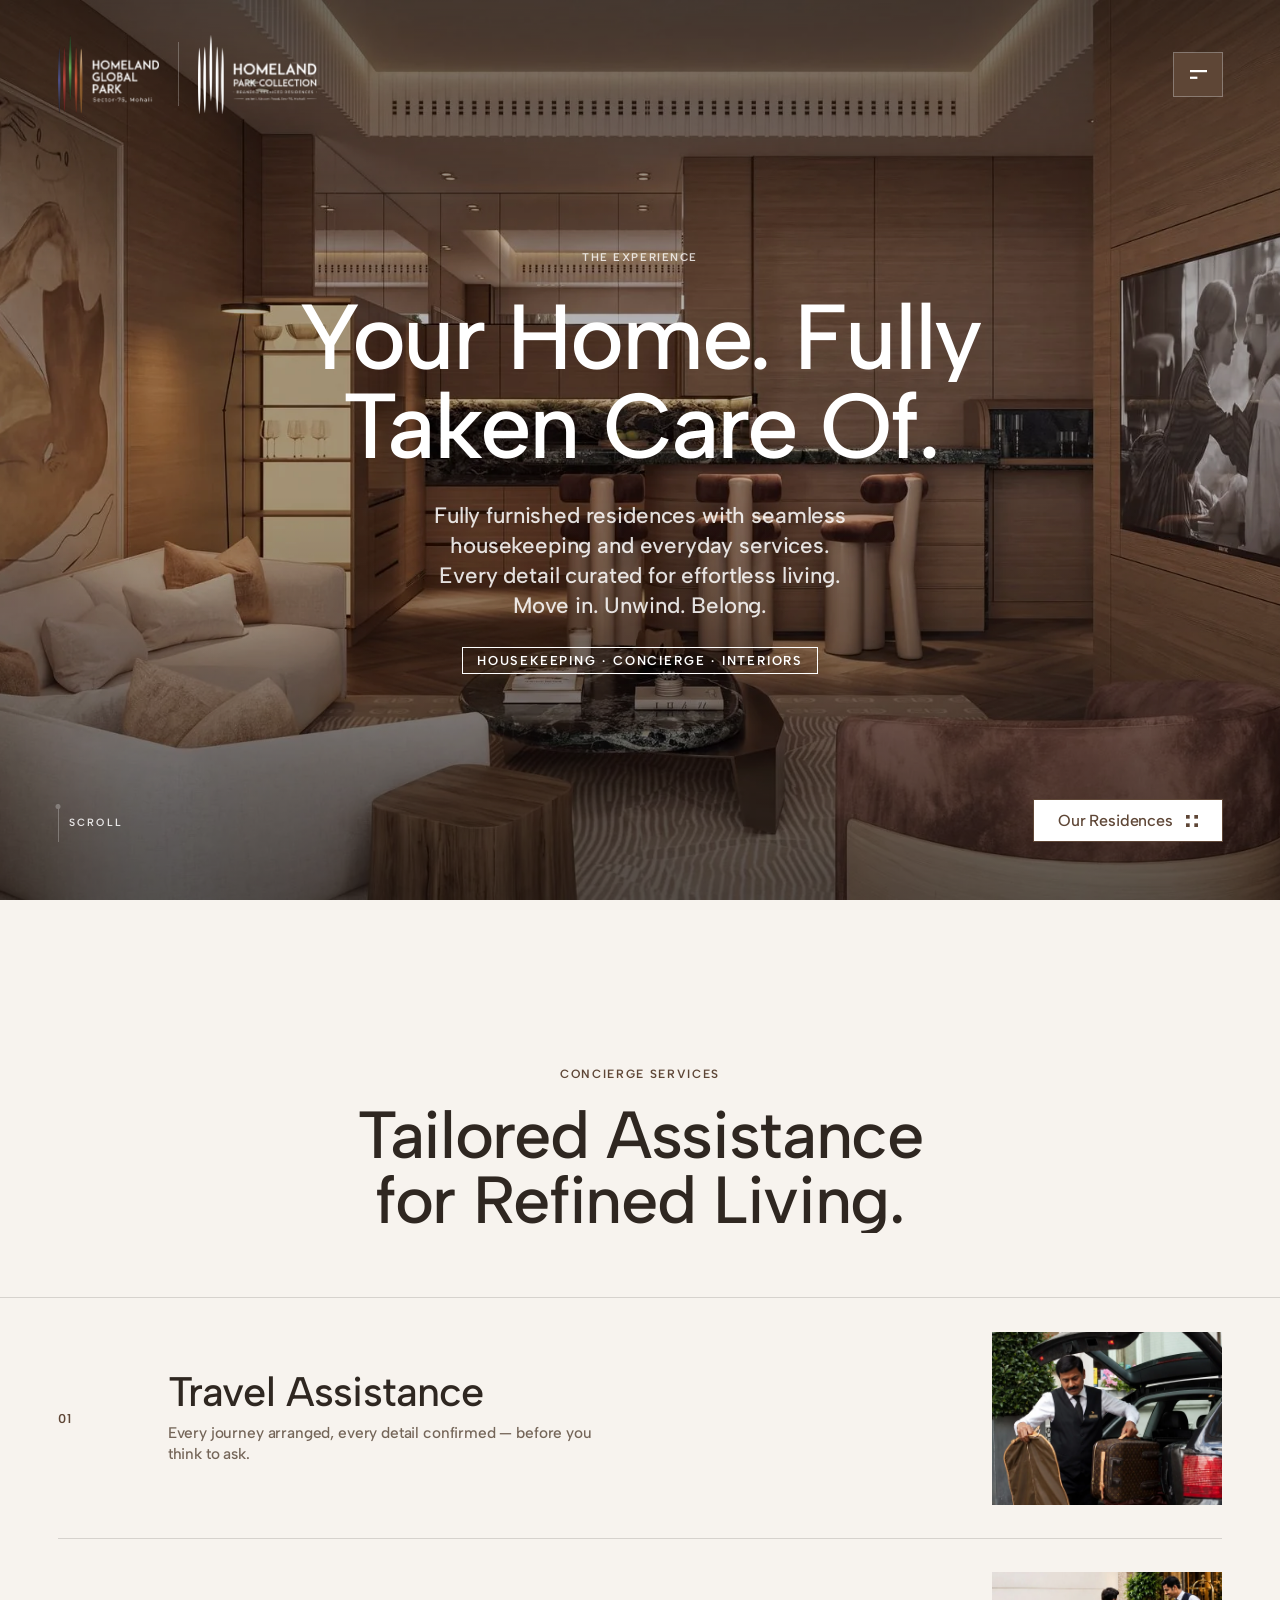
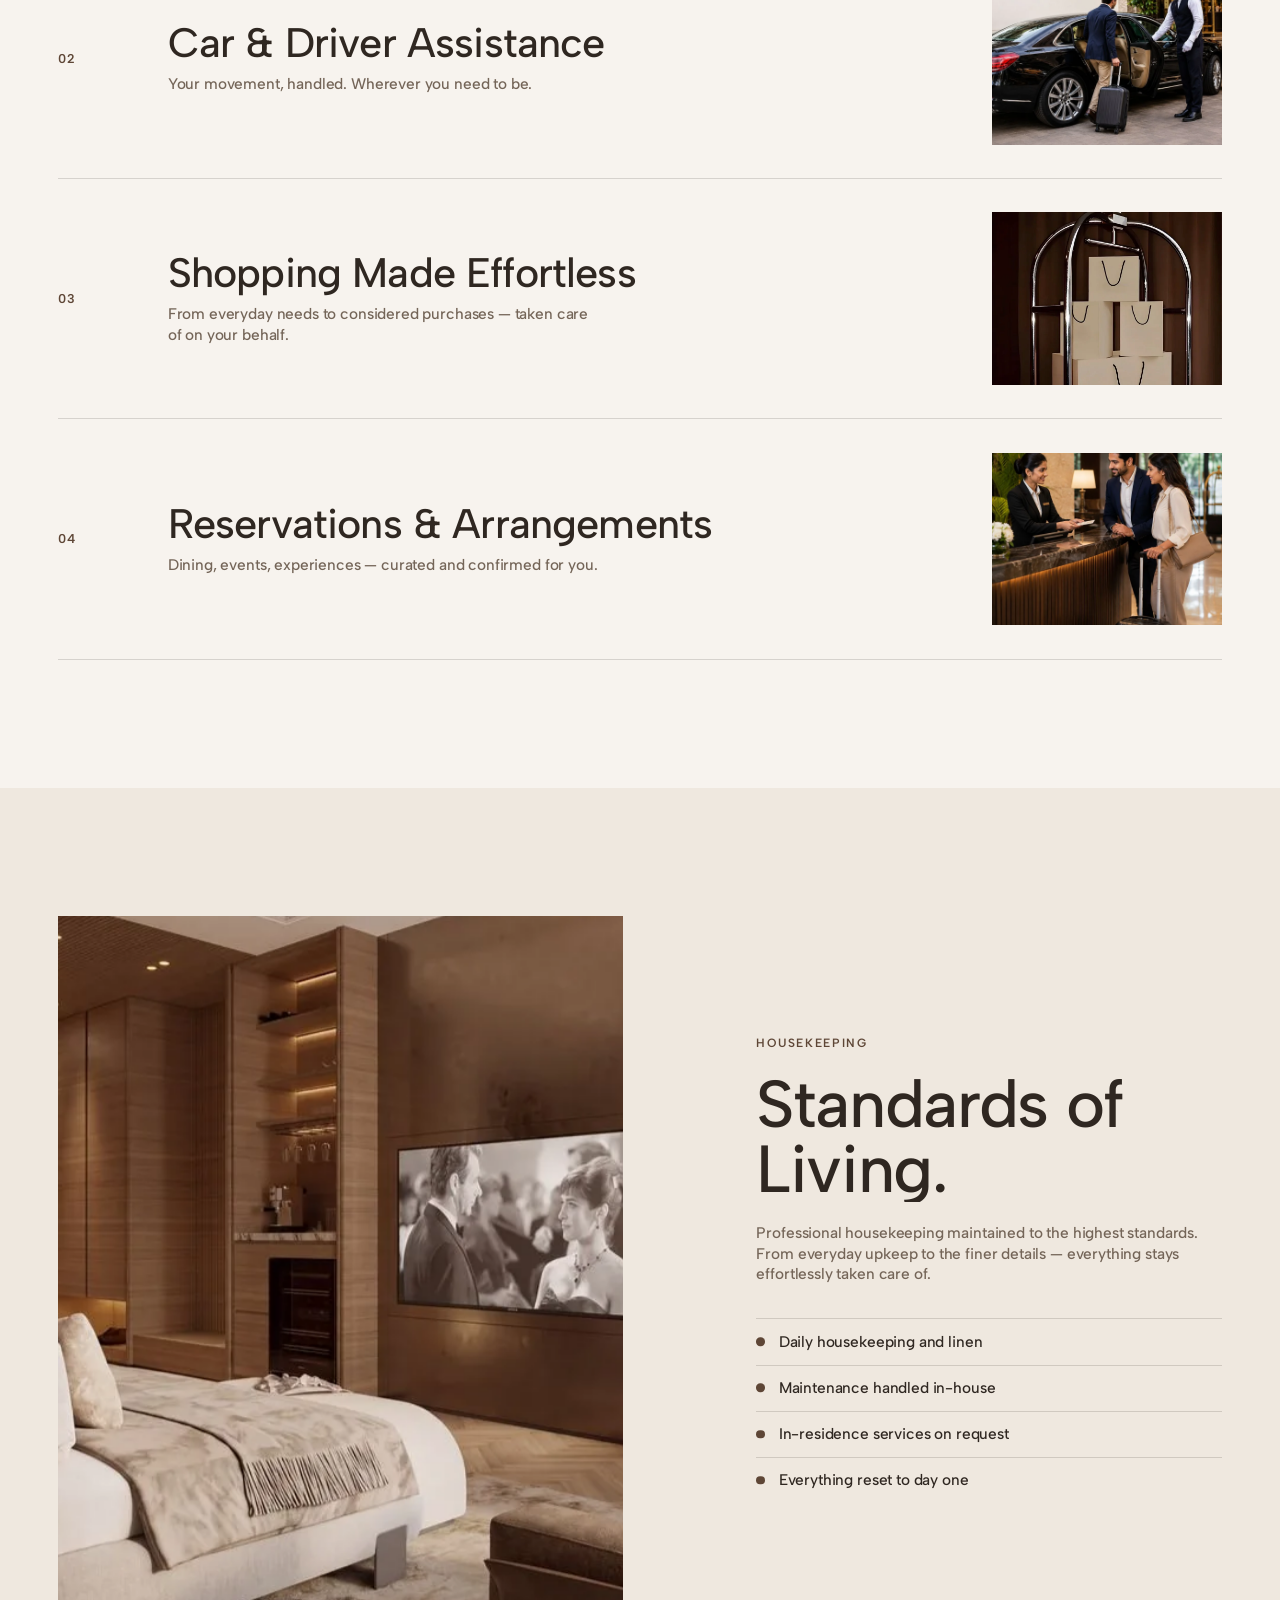
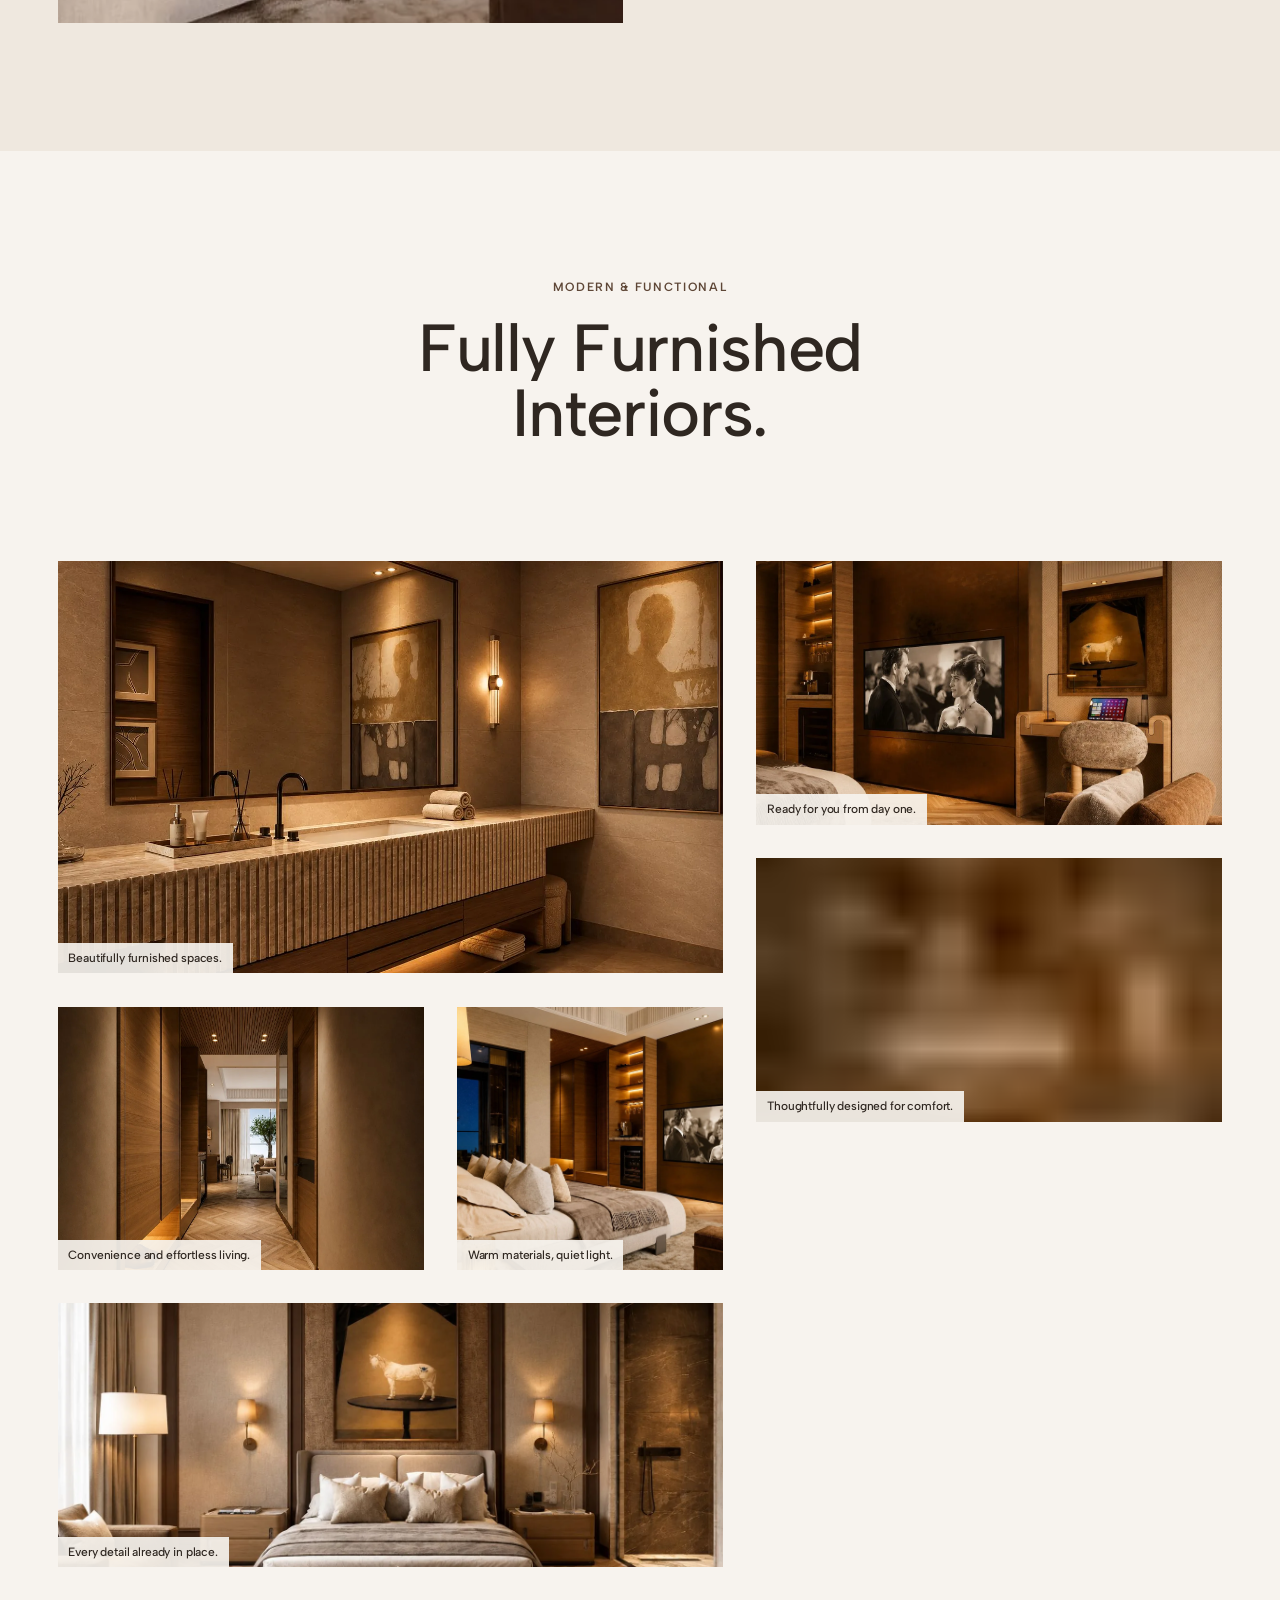
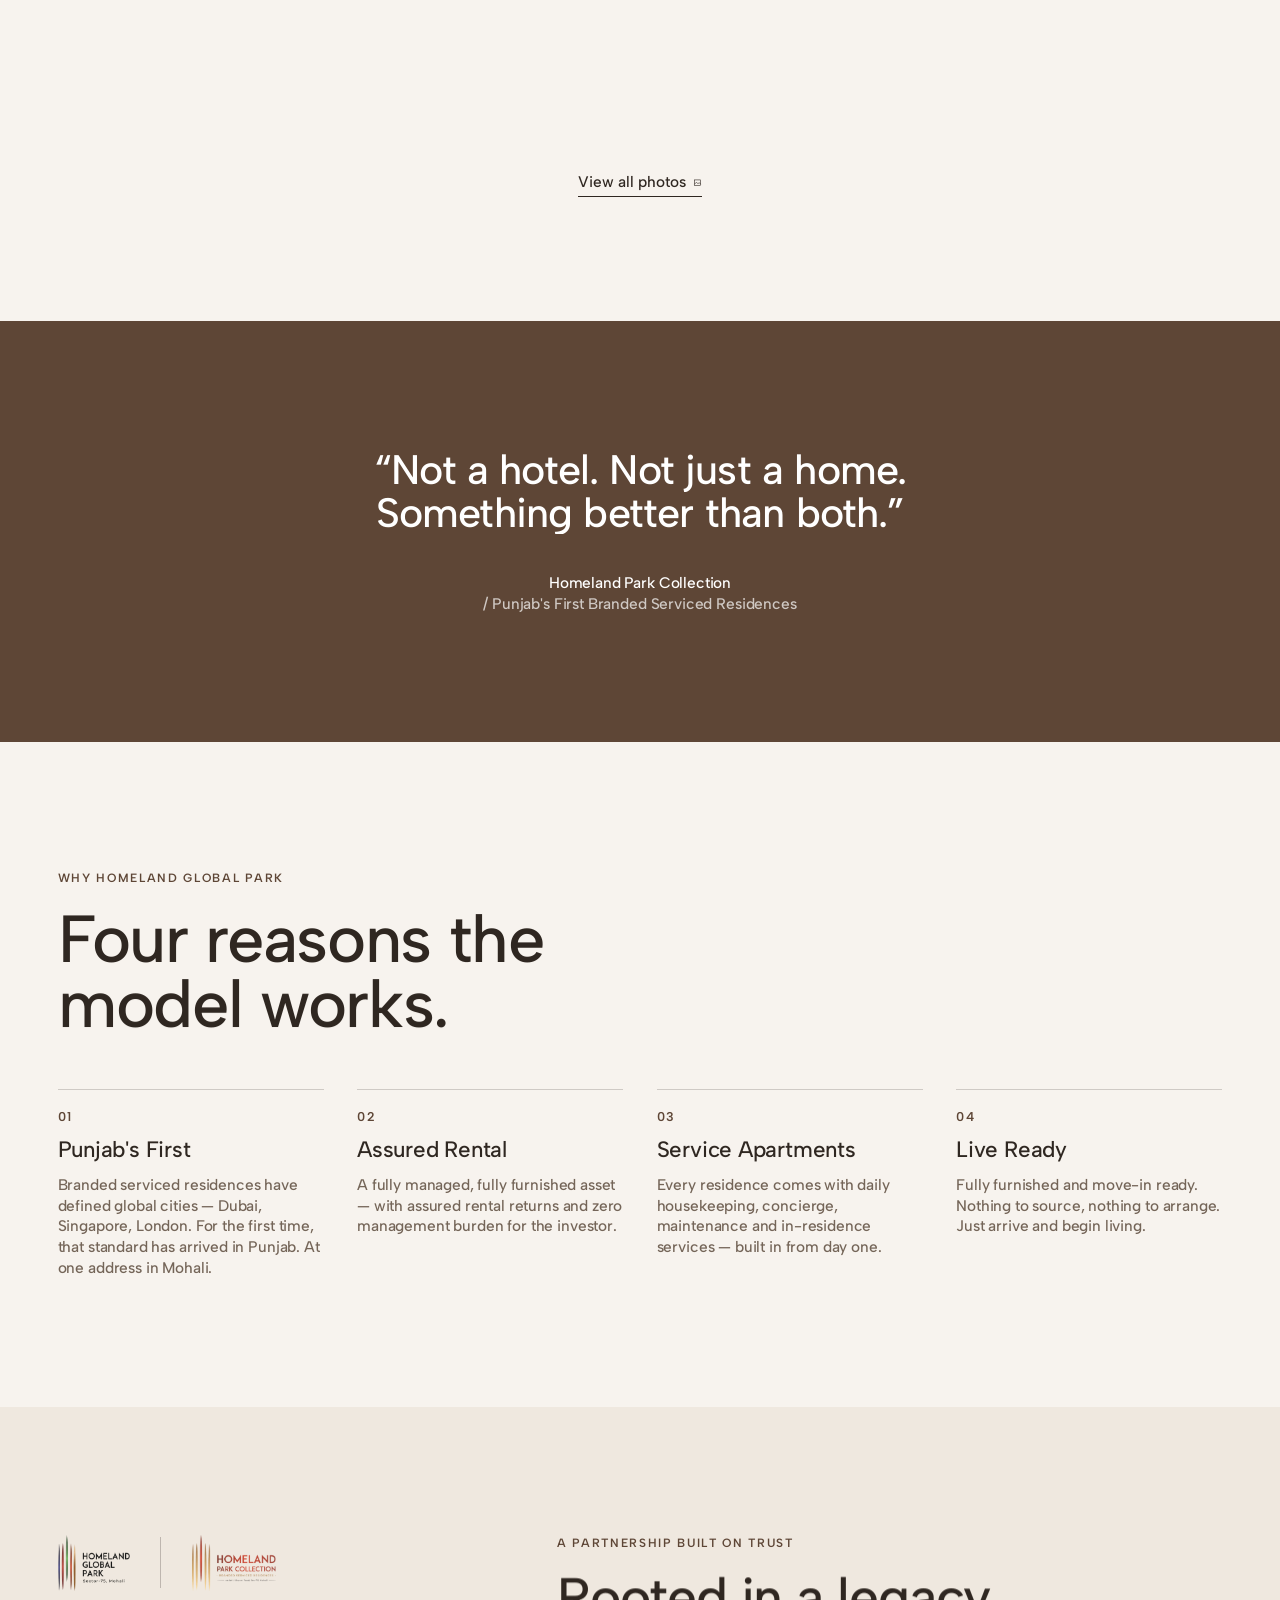
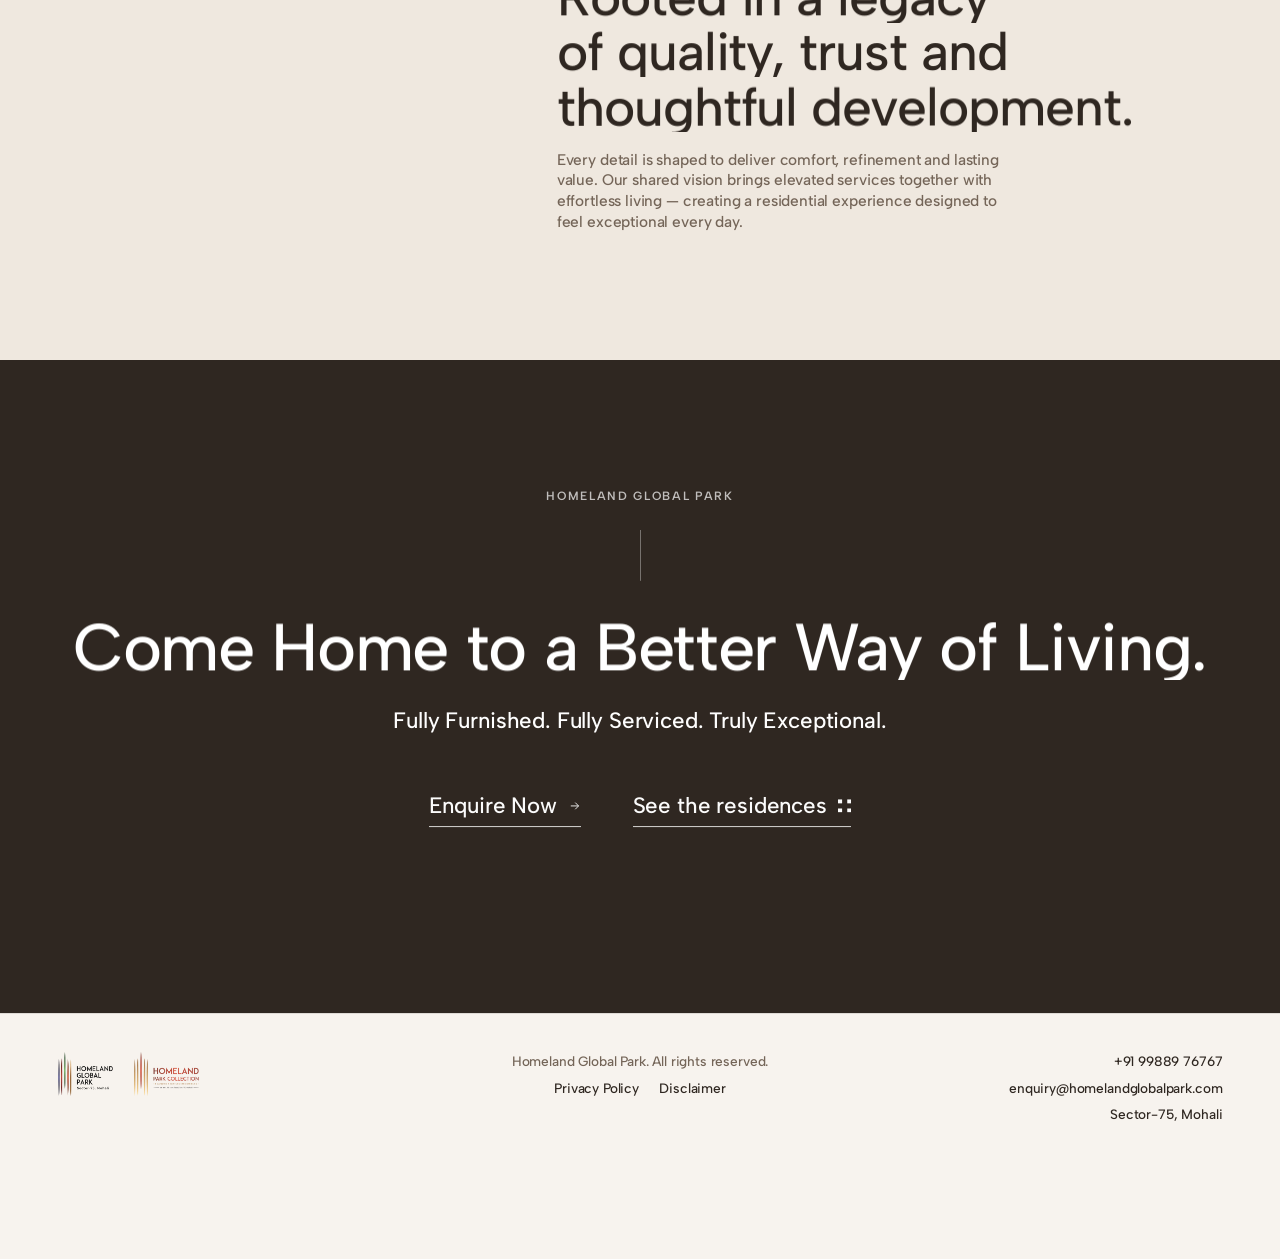
<file: experience.html>
<!doctype html>
<html lang="en" class="preloading">
<head>
  <meta charset="utf-8">
  <meta name="viewport" content="width=device-width, initial-scale=1">
  <title>The Experience | Homeland Global Park</title>
  <meta name="description" content="Housekeeping, concierge services and fully furnished interiors at Homeland Global Park, Sector-75, Mohali.">
  <meta name="theme-color" content="#f7f3ee">
  <meta property="og:type" content="website">
  <meta property="og:site_name" content="Homeland Global Park">
  <meta property="og:title" content="The Experience | Homeland Global Park">
  <meta property="og:description" content="Housekeeping, concierge services and fully furnished interiors at Homeland Global Park, Sector-75, Mohali.">
  <meta property="og:url" content="https://jatin-dhir.github.io/hgp-preview/experience.html">
  <meta property="og:image" content="https://jatin-dhir.github.io/hgp-preview/assets/media/render-02-1200.jpg">
  <meta name="twitter:card" content="summary_large_image">
  <link rel="preload" as="image" href="assets/media/render-02-portrait.webp" media="(max-width: 650px) and (orientation: portrait)">
  <link rel="preload" as="image" href="assets/media/render-02-2000.webp" imagesrcset="assets/media/render-02-1200.webp 1200w, assets/media/render-02-2000.webp 2000w" imagesizes="100vw" media="not all and (max-width: 650px) and (orientation: portrait)">
  <link rel="icon" type="image/png" sizes="32x32" href="assets/media/favicon-32.png">
  <link rel="icon" type="image/png" sizes="192x192" href="assets/media/favicon-192.png">
  <link rel="apple-touch-icon" href="assets/media/apple-touch-icon.png">
  <script>document.documentElement.classList.add('js');</script>
  <link rel="preconnect" href="https://fonts.googleapis.com">
  <link rel="preconnect" href="https://fonts.gstatic.com" crossorigin>
  <link href="https://fonts.googleapis.com/css2?family=Albert+Sans:wght@400;500;600&display=swap" rel="stylesheet">
  <link rel="stylesheet" href="css/style.css?v=mv2bugfx">
  <link rel="stylesheet" href="css/sections.css?v=mv2bugfx">

</head>
<body class="experience">

  <nav id="selection-menu" aria-label="Our residences" aria-hidden="true">
    <div class="selection-cards" style="--card-count: 4">

      <a href="index.html" class="selection-card selection-card--home" data-cursor="View" data-category="home">
        <span class="selection-card__panel">
          <span class="selection-card__title">Home</span>
          <span class="selection-card__desc">Back to the start: Punjab's first branded serviced residences.</span>
        </span>
        <span class="selection-card__cover" aria-hidden="true"><img src="assets/media/hero-poster.webp" width="1280" height="720" alt="" loading="lazy" decoding="async" style="background:url([data-uri]) center/cover no-repeat"></span>
      </a>
      <a href="studio.html" class="selection-card" data-cursor="View" data-category="studio" style="--card-color: #6a4f3d">
        <span class="selection-card__panel">
          <img class="selection-card__symbol" src="assets/media/mark-white.png" width="297" height="800" alt="" decoding="async">
          <span class="selection-card__title">Park Studio</span>
          <span class="selection-card__desc">Compact, fully furnished and designed for independent living — with everything already in place.</span>
        </span>
        <span class="selection-card__cover" aria-hidden="true"><img src="assets/media/render-09-1200.webp" width="1200" height="670" alt="" loading="lazy" decoding="async" style="background:url([data-uri]) center/cover no-repeat"></span>
      </a>
      <a href="one-bed-suite.html" class="selection-card" data-cursor="View" data-category="one-bed" style="--card-color: #4a3a31">
        <span class="selection-card__panel">
          <img class="selection-card__symbol" src="assets/media/mark-white.png" width="297" height="800" alt="" decoding="async">
          <span class="selection-card__title">Park Suite</span>
          <span class="selection-card__desc">A private, well-appointed suite with dedicated living and sleeping spaces — maintained to the highest standard daily.</span>
        </span>
        <span class="selection-card__cover" aria-hidden="true"><img src="assets/media/render-14-1200.webp" width="1200" height="670" alt="" loading="lazy" decoding="async" style="background:url([data-uri]) center/cover no-repeat"></span>
      </a>
      <a href="one-bhk-deck.html" class="selection-card" data-cursor="View" data-category="one-bhk" style="--card-color: #33493f">
        <span class="selection-card__panel">
          <img class="selection-card__symbol" src="assets/media/mark-white.png" width="297" height="800" alt="" decoding="async">
          <span class="selection-card__title">Park Residences</span>
          <span class="selection-card__desc">A complete residence with an outdoor deck — offering privacy, space and the full suite of serviced living.</span>
        </span>
        <span class="selection-card__cover" aria-hidden="true"><img src="assets/media/render-01-1200.webp" width="1200" height="670" alt="" loading="lazy" decoding="async" style="background:url([data-uri]) center/cover no-repeat"></span>
      </a>
    </div>
  </nav>

  <!-- the menu button sits top right, level with the logo; it is fixed so it stays reachable on long pages -->
  <div class="site-menu">
    <button type="button" class="menu-btn" data-open-menu aria-label="Open menu" aria-expanded="false" aria-controls="nav-menu">
      <svg viewBox="0 0 23 12" aria-hidden="true"><rect width="23" height="3" fill="currentColor"/><rect y="9" width="10" height="3" fill="currentColor"/></svg>
    </button>
  </div>


  <div id="page-stage">
    <main>

      <!-- ============ Editorial hero: light, wide, no square ============ -->
      <section class="xp-hero" aria-label="The Experience">
        <div class="page-grid xp-hero__grid">
        <nav class="site-nav" aria-label="Primary">
          <header class="logo">
            <a href="index.html" aria-label="Homeland Global Park and Homeland Park Collection — home">
              <img class="logo__img logo__img--dark" src="assets/media/logo-hgp.webp" width="410" height="320" alt="Homeland Global Park, Sector-75, Mohali" decoding="async">
              <img class="logo__img logo__img--light" src="assets/media/logo-hgp-white.webp" width="407" height="320" alt="" aria-hidden="true" decoding="async">
              <span class="logo__divider" aria-hidden="true"></span>
              <img class="logo__img logo__img--partner" src="assets/media/logo-hpc.webp" width="479" height="320" alt="Homeland Park Collection" decoding="async">
            </a>
          </header>
          <a href="index.html" class="about-btn link-underline">Home</a>
        </nav>

          <div class="xp-hero__body">
            <span class="hero-eyebrow caps-label" data-hero-eyebrow>The Experience</span>
            <h1 class="xp-hero__title display" data-lines>Your Home. Fully Taken Care Of.</h1>
            <p class="xp-hero__lead" data-fade>Fully furnished residences with seamless housekeeping and everyday services. Every detail curated for effortless living. Move in. Unwind. Belong.</p>
            <div class="xp-hero__meta" data-fade>
              <span class="hero-price">Housekeeping · Concierge · Interiors</span>
            </div>
          </div>
          <footer class="site-footer">
            <span class="scroll-hint" aria-hidden="true"><span class="scroll-hint__line"><span class="scroll-hint__dot"></span></span><span class="scroll-hint__label">Scroll</span></span>
          </footer>
        </div>
        <figure class="xp-hero__figure">
          <picture><source media="(max-width: 650px) and (orientation: portrait)" srcset="assets/media/render-02-portrait.webp"><img src="assets/media/render-02-2000.webp" width="2000" height="1116" srcset="assets/media/render-02-1200.webp 1200w, assets/media/render-02-2000.webp 2000w" sizes="100vw" alt="Open living room with a bar and media wall" fetchpriority="high" decoding="async" style="background:url([data-uri]) center/cover no-repeat"></picture>
        </figure>
      </section>

      <!-- ============ Services index ============ -->
      <section class="xp-services" id="services">
        <div class="xp-section-head">
          <span class="cat-intro__eyebrow caps-label" data-fade>Concierge Services</span>
          <h2 class="display" data-lines>Tailored Assistance for Refined Living.</h2>
        </div>
        <ol class="xp-index">
          <li class="xp-index__row" data-fade>
            <span class="xp-index__num caps-label">01</span>
            <div class="xp-index__body">
              <h3 class="xp-index__title display">Travel Assistance</h3>
              <p class="xp-index__text">Every journey arranged, every detail confirmed — before you think to ask.</p>
            </div>
            <a class="xp-index__media" href="enquire.html" data-cursor="Enquire" aria-label="Enquire about Travel Assistance"><img src="assets/media/service-assistant.webp" width="1000" height="1502" alt="Concierge loading luggage into a car" loading="lazy" decoding="async" style="background:url([data-uri]) center/cover no-repeat"></a>
          </li>
          <li class="xp-index__row" data-fade>
            <span class="xp-index__num caps-label">02</span>
            <div class="xp-index__body">
              <h3 class="xp-index__title display">Car &amp; Driver Assistance</h3>
              <p class="xp-index__text">Your movement, handled. Wherever you need to be.</p>
            </div>
            <a class="xp-index__media" href="enquire.html" data-cursor="Enquire" aria-label="Enquire about Car & Driver Assistance"><img src="assets/media/service-driver.webp" width="1000" height="1502" alt="Chauffeur opening a car door for a resident" loading="lazy" decoding="async" style="background:url([data-uri]) center/cover no-repeat"></a>
          </li>
          <li class="xp-index__row" data-fade>
            <span class="xp-index__num caps-label">03</span>
            <div class="xp-index__body">
              <h3 class="xp-index__title display">Shopping Made Effortless</h3>
              <p class="xp-index__text">From everyday needs to considered purchases — taken care of on your behalf.</p>
            </div>
            <a class="xp-index__media" href="enquire.html" data-cursor="Enquire" aria-label="Enquire about Shopping Made Effortless"><img src="assets/media/service-shopping.webp" width="900" height="1600" alt="Luggage trolley with shopping bags" loading="lazy" decoding="async" style="background:url([data-uri]) center/cover no-repeat"></a>
          </li>
          <li class="xp-index__row" data-fade>
            <span class="xp-index__num caps-label">04</span>
            <div class="xp-index__body">
              <h3 class="xp-index__title display">Reservations &amp; Arrangements</h3>
              <p class="xp-index__text">Dining, events, experiences — curated and confirmed for you.</p>
            </div>
            <a class="xp-index__media" href="enquire.html" data-cursor="Enquire" aria-label="Enquire about Reservations & Arrangements"><img src="assets/media/service-reception.webp" width="1000" height="1502" alt="Residents checking in at the reception desk" loading="lazy" decoding="async" style="background:url([data-uri]) center/cover no-repeat"></a>
          </li>
        </ol>
      </section>

      <!-- ============ Housekeeping split ============ -->
      <section class="xp-split" id="housekeeping">
        <figure class="xp-split__figure" data-clip><img src="assets/media/render-15-1200.webp" width="1200" height="670" alt="Freshly made bedroom with a media wall" loading="lazy" decoding="async" data-parallax-figure style="background:url([data-uri]) center/cover no-repeat"></figure>
        <div class="xp-split__body">
          <span class="cat-intro__eyebrow caps-label" data-fade>Housekeeping</span>
          <h2 class="display" data-lines>Standards of Living.</h2>
          <p data-fade>Professional housekeeping maintained to the highest standards. From everyday upkeep to the finer details — everything stays effortlessly taken care of.</p>
          <ul class="xp-checklist" data-fade>
            <li>Daily housekeeping and linen</li>
            <li>Maintenance handled in-house</li>
            <li>In-residence services on request</li>
            <li>Everything reset to day one</li>
          </ul>
        </div>
      </section>

      <!-- ============ Interiors mosaic ============ -->
      <section class="xp-mosaic-section" id="interiors">
        <div class="xp-section-head">
          <span class="cat-intro__eyebrow caps-label" data-fade>Modern &amp; Functional</span>
          <h2 class="display" data-lines>Fully Furnished Interiors.</h2>
        </div>
        <div class="xp-mosaic slider" data-mosaic>
          <figure class="xp-mosaic__item xp-mosaic__item--1" data-clip>
            <a class="xp-mosaic__media" data-cursor="View" href="assets/media/interior-6.webp" data-lightbox="assets/media/interior-6.webp" data-caption="Beautifully furnished spaces."><img src="assets/media/interior-6.webp" width="1291" height="1218" alt="Bathroom vanity in warm stone" loading="lazy" decoding="async" style="background:url([data-uri]) center/cover no-repeat"></a>
            <figcaption class="xp-mosaic__caption">Beautifully furnished spaces.</figcaption>
          </figure>
          <figure class="xp-mosaic__item xp-mosaic__item--2" data-clip>
            <a class="xp-mosaic__media" data-cursor="View" href="assets/media/interior-4.webp" data-lightbox="assets/media/interior-4.webp" data-caption="Ready for you from day one."><img src="assets/media/interior-4.webp" width="1335" height="1178" alt="Bedroom with a media wall" loading="lazy" decoding="async" style="background:url([data-uri]) center/cover no-repeat"></a>
            <figcaption class="xp-mosaic__caption">Ready for you from day one.</figcaption>
          </figure>
          <figure class="xp-mosaic__item xp-mosaic__item--3" data-clip>
            <a class="xp-mosaic__media" data-cursor="View" href="assets/media/interior-3.webp" data-lightbox="assets/media/interior-3.webp" data-caption="Thoughtfully designed for comfort."><img src="assets/media/interior-3.webp" width="1287" height="1222" alt="Bathroom with a sculpted basin" loading="lazy" decoding="async" style="background:url([data-uri]) center/cover no-repeat"></a>
            <figcaption class="xp-mosaic__caption">Thoughtfully designed for comfort.</figcaption>
          </figure>
          <figure class="xp-mosaic__item xp-mosaic__item--4" data-clip>
            <a class="xp-mosaic__media" data-cursor="View" href="assets/media/interior-2.webp" data-lightbox="assets/media/interior-2.webp" data-caption="Convenience and effortless living."><img src="assets/media/interior-2.webp" width="1229" height="1280" alt="Corridor with oak panelling" loading="lazy" decoding="async" style="background:url([data-uri]) center/cover no-repeat"></a>
            <figcaption class="xp-mosaic__caption">Convenience and effortless living.</figcaption>
          </figure>
          <figure class="xp-mosaic__item xp-mosaic__item--5" data-clip>
            <a class="xp-mosaic__media" data-cursor="View" href="assets/media/interior-1.webp" data-lightbox="assets/media/interior-1.webp" data-caption="Warm materials, quiet light."><img src="assets/media/interior-1.webp" width="1394" height="1128" alt="Bedroom with a view" loading="lazy" decoding="async" style="background:url([data-uri]) center/cover no-repeat"></a>
            <figcaption class="xp-mosaic__caption">Warm materials, quiet light.</figcaption>
          </figure>
          <figure class="xp-mosaic__item xp-mosaic__item--6" data-clip>
            <a class="xp-mosaic__media" data-cursor="View" href="assets/media/interior-5.webp" data-lightbox="assets/media/interior-5.webp" data-caption="Every detail already in place."><img src="assets/media/interior-5.webp" width="1400" height="1000" alt="Bedroom with a marble-topped table" loading="lazy" decoding="async" style="background:url([data-uri]) center/cover no-repeat"></a>
            <figcaption class="xp-mosaic__caption">Every detail already in place.</figcaption>
          </figure>
        </div>
        <div class="cat-gallery__foot" data-fade>
          <button type="button" class="cat-cta__link link-underline link-underline--on" data-gallery-open="#interiors">
            View all photos
            <svg viewBox="0 0 24 24" aria-hidden="true"><rect x="4" y="5" width="16" height="14" fill="none" stroke="currentColor" stroke-width="1.6"/><path d="m4 16 5-5 4 4 3-3 4 4" fill="none" stroke="currentColor" stroke-width="1.6"/></svg>
          </button>
        </div>
      </section>

      <!-- ============ Quote band ============ -->
      <section class="xp-quote">
        <div class="xp-quote__inner">
          <h2 class="xp-quote__text display" data-lines>&ldquo;Not a hotel. Not just a home. Something better than both.&rdquo;</h2>
          <div class="cat-quote__attrib" data-fade>
            <span class="cat-quote__name">Homeland Park Collection</span>
            <span class="cat-quote__source">/ Punjab's First Branded Serviced Residences</span>
          </div>
        </div>
      </section>

      <!-- ============ Key facts grid ============ -->
      <section class="xp-facts" id="facts">
        <div class="xp-section-head xp-section-head--left">
          <span class="cat-intro__eyebrow caps-label" data-fade>Why Homeland Global Park</span>
          <h2 class="display" data-lines>Four reasons the model works.</h2>
        </div>
        <div class="xp-facts__grid">
          <article class="xp-fact" data-fade>
            <span class="xp-fact__num caps-label">01</span>
            <h3 class="xp-fact__title">Punjab's First</h3>
            <p class="xp-fact__text">Branded serviced residences have defined global cities — Dubai, Singapore, London. For the first time, that standard has arrived in Punjab. At one address in Mohali.</p>
          </article>
          <article class="xp-fact" data-fade>
            <span class="xp-fact__num caps-label">02</span>
            <h3 class="xp-fact__title">Assured Rental</h3>
            <p class="xp-fact__text">A fully managed, fully furnished asset — with assured rental returns and zero management burden for the investor.</p>
          </article>
          <article class="xp-fact" data-fade>
            <span class="xp-fact__num caps-label">03</span>
            <h3 class="xp-fact__title">Service Apartments</h3>
            <p class="xp-fact__text">Every residence comes with daily housekeeping, concierge, maintenance and in-residence services — built in from day one.</p>
          </article>
          <article class="xp-fact" data-fade>
            <span class="xp-fact__num caps-label">04</span>
            <h3 class="xp-fact__title">Live Ready</h3>
            <p class="xp-fact__text">Fully furnished and move-in ready. Nothing to source, nothing to arrange. Just arrive and begin living.</p>
          </article>
        </div>
      </section>

      <!-- ============ Partnership band ============ -->
      <section class="xp-partners" id="about">
        <div class="logo-lockup" data-fade>
          <img src="assets/media/logo-hgp.webp" width="410" height="320" alt="Homeland Global Park" loading="lazy" decoding="async">
          <span class="logo-lockup__divider" aria-hidden="true"></span>
          <img src="assets/media/logo-hpc.webp" width="479" height="320" alt="Homeland Park Collection" loading="lazy" decoding="async">
        </div>
        <div class="xp-partners__body">
          <span class="cat-intro__eyebrow caps-label" data-fade>A Partnership Built on Trust</span>
          <p class="xp-partners__statement display" data-lines>Rooted in a legacy of quality, trust and thoughtful development.</p>
          <p class="xp-partners__copy" data-fade>Every detail is shaped to deliver comfort, refinement and lasting value. Our shared vision brings elevated services together with effortless living — creating a residential experience designed to feel exceptional every day.</p>
        </div>
      </section>

      <!-- ============ CTA ============ -->
      <section class="cat-cta xp-cta" id="enquire">
        <div class="cat-cta__inner">
          <span class="cat-intro__eyebrow caps-label" data-fade>Homeland Global Park</span>
          <span class="cat-cta__line" aria-hidden="true" data-line></span>
          <h2 class="display" data-lines>Come Home to a Better Way of Living.</h2>
          <p class="cat-cta__sub" data-fade>Fully Furnished. Fully Serviced. Truly Exceptional.</p>
          <div class="xp-cta__actions" data-fade>
            <a class="cat-cta__link link-underline link-underline--on" href="enquire.html">
              Enquire Now
              <svg viewBox="0 0 24 24" aria-hidden="true"><path d="M5 12h14m-6-6 6 6-6 6" fill="none" stroke="currentColor" stroke-width="1.6"/></svg>
            </a>
            <a class="cat-cta__link link-underline link-underline--on" href="#selection-menu" data-open-selection>
              See the residences
              <svg viewBox="0 0 13 13" aria-hidden="true"><rect width="4" height="4" fill="currentColor"/><rect x="9" width="4" height="4" fill="currentColor"/><rect y="9" width="4" height="4" fill="currentColor"/><rect x="9" y="9" width="4" height="4" fill="currentColor"/></svg>
            </a>
          </div>
        </div>
      </section>

      <footer class="site-foot" id="footer">
        <div class="site-foot__brand">
          <img class="site-foot__logo" src="assets/media/logo-hgp.webp" width="410" height="320" alt="Homeland Global Park" loading="lazy" decoding="async">
          <img class="site-foot__logo site-foot__logo--partner" src="assets/media/logo-hpc.webp" width="479" height="320" alt="Homeland Park Collection" loading="lazy" decoding="async">
        </div>
        <div class="site-foot__meta">
          <span data-copyright>Homeland Global Park. All rights reserved.</span>
          <nav class="site-foot__links" aria-label="Legal">
            <a class="link-underline" href="privacy.html">Privacy Policy</a>
            <a class="link-underline" href="disclaimer.html">Disclaimer</a>
          </nav>
        </div>
        <div class="site-foot__contact">
          <a class="link-underline" href="tel:+919988976767">+91 99889 76767</a>
          <a class="link-underline" href="mailto:enquiry@homelandglobalpark.com">enquiry@homelandglobalpark.com</a>
          <span>Sector-75, Mohali</span>
        </div>
      </footer>

    </main>
  </div>

  <div class="site-actions">
    <a href="#selection-menu" class="selection-btn" data-open-selection aria-haspopup="true" aria-expanded="false" aria-controls="selection-menu">
      <span>Our Residences</span>
      <svg viewBox="0 0 13 13" aria-hidden="true"><rect width="4" height="4" fill="currentColor"/><rect x="9" width="4" height="4" fill="currentColor"/><rect y="9" width="4" height="4" fill="currentColor"/><rect x="9" y="9" width="4" height="4" fill="currentColor"/></svg>
    </a>
  </div>

  <div id="nav-menu" aria-hidden="true">
    <div class="nav-menu__overlay" data-close-menu></div>
    <div class="nav-menu__panel" role="dialog" aria-modal="true" aria-label="Menu">
      <nav class="nav-menu__links" aria-label="Menu">
        <a class="rolling-text" href="index.html"><span class="rolling-text__block">Home</span><span class="rolling-text__block" aria-hidden="true">Home</span></a>
        <a class="rolling-text" href="#selection-menu" data-open-selection><span class="rolling-text__block">Residences</span><span class="rolling-text__block" aria-hidden="true">Residences</span></a>
        <a class="rolling-text" href="#about"><span class="rolling-text__block">The Experience</span><span class="rolling-text__block" aria-hidden="true">The Experience</span></a>
        <a class="rolling-text" href="#housekeeping"><span class="rolling-text__block">Housekeeping</span><span class="rolling-text__block" aria-hidden="true">Housekeeping</span></a>
        <a class="rolling-text" href="#services"><span class="rolling-text__block">Services</span><span class="rolling-text__block" aria-hidden="true">Services</span></a>
        <a class="rolling-text" href="#interiors"><span class="rolling-text__block">Interiors</span><span class="rolling-text__block" aria-hidden="true">Interiors</span></a>
        <a class="rolling-text" href="enquire.html"><span class="rolling-text__block">Enquire Now</span><span class="rolling-text__block" aria-hidden="true">Enquire Now</span></a>
      </nav>
      <div class="nav-menu__contact">
        <a href="https://wa.me/919988976767" target="_blank" rel="noopener">
          <svg viewBox="0 0 24 24" aria-hidden="true"><path d="M12 3a9 9 0 0 0-7.7 13.6L3 21l4.5-1.2A9 9 0 1 0 12 3Z" fill="none" stroke="currentColor" stroke-width="1.5"/><path d="M9 8.5c.2 2.6 2 4.9 4.6 5.8l1.2-1.3-1.9-1-.9.6c-.8-.4-1.4-1-1.8-1.8l.6-.9-1-1.9L9 8.5Z" fill="currentColor"/></svg>
          +91 99889 76767
        </a>
        <a href="mailto:enquiry@homelandglobalpark.com">
          <svg viewBox="0 0 24 24" aria-hidden="true"><rect x="3" y="5.5" width="18" height="13" fill="none" stroke="currentColor" stroke-width="1.5"/><path d="m3.5 6.5 8.5 6.5 8.5-6.5" fill="none" stroke="currentColor" stroke-width="1.5"/></svg>
          Email
        </a>
      </div>
      <button type="button" class="nav-menu__burger" data-close-menu aria-label="Close menu">
        <svg viewBox="0 0 23 12" aria-hidden="true"><rect width="23" height="3" fill="currentColor"/><rect y="9" width="10" height="3" fill="currentColor"/></svg>
      </button>
    </div>
  </div>

  <div class="cursor" aria-hidden="true">
    <div class="cursor__dot"></div>
    <div class="cursor__ring"><span class="cursor__label"></span></div>
  </div>

  <div id="lightbox" class="lightbox" aria-hidden="true" role="dialog" aria-label="Image">
    <button type="button" class="lightbox__close" data-close-lightbox aria-label="Close">
      <svg viewBox="0 0 24 24" aria-hidden="true"><path d="M6 6l12 12M18 6 6 18" fill="none" stroke="currentColor" stroke-width="1.6"/></svg>
    </button>
    <button type="button" class="lightbox__nav lightbox__nav--prev" data-lightbox-prev aria-label="Previous image">
      <svg viewBox="0 0 24 24" aria-hidden="true"><path d="m15 5-7 7 7 7" fill="none" stroke="currentColor" stroke-width="1.6"/></svg>
    </button>
    <button type="button" class="lightbox__nav lightbox__nav--next" data-lightbox-next aria-label="Next image">
      <svg viewBox="0 0 24 24" aria-hidden="true"><path d="m9 5 7 7-7 7" fill="none" stroke="currentColor" stroke-width="1.6"/></svg>
    </button>
    <figure class="lightbox__figure">
      <img class="lightbox__img" alt="">
      <figcaption class="lightbox__caption"><span class="lightbox__text"></span><span class="lightbox__count"></span></figcaption>
    </figure>
  </div>

  <script src="js/vendor/gsap.min.js"></script>
  <script src="js/vendor/CustomEase.min.js"></script>
  <script src="js/vendor/ScrollTrigger.min.js"></script>
  <script src="js/vendor/lenis.min.js"></script>
  <script src="js/app.js?v=mv2bugfx"></script>
  <script src="js/sections.js?v=mv2bugfx"></script>

</body>
</html>
</file>
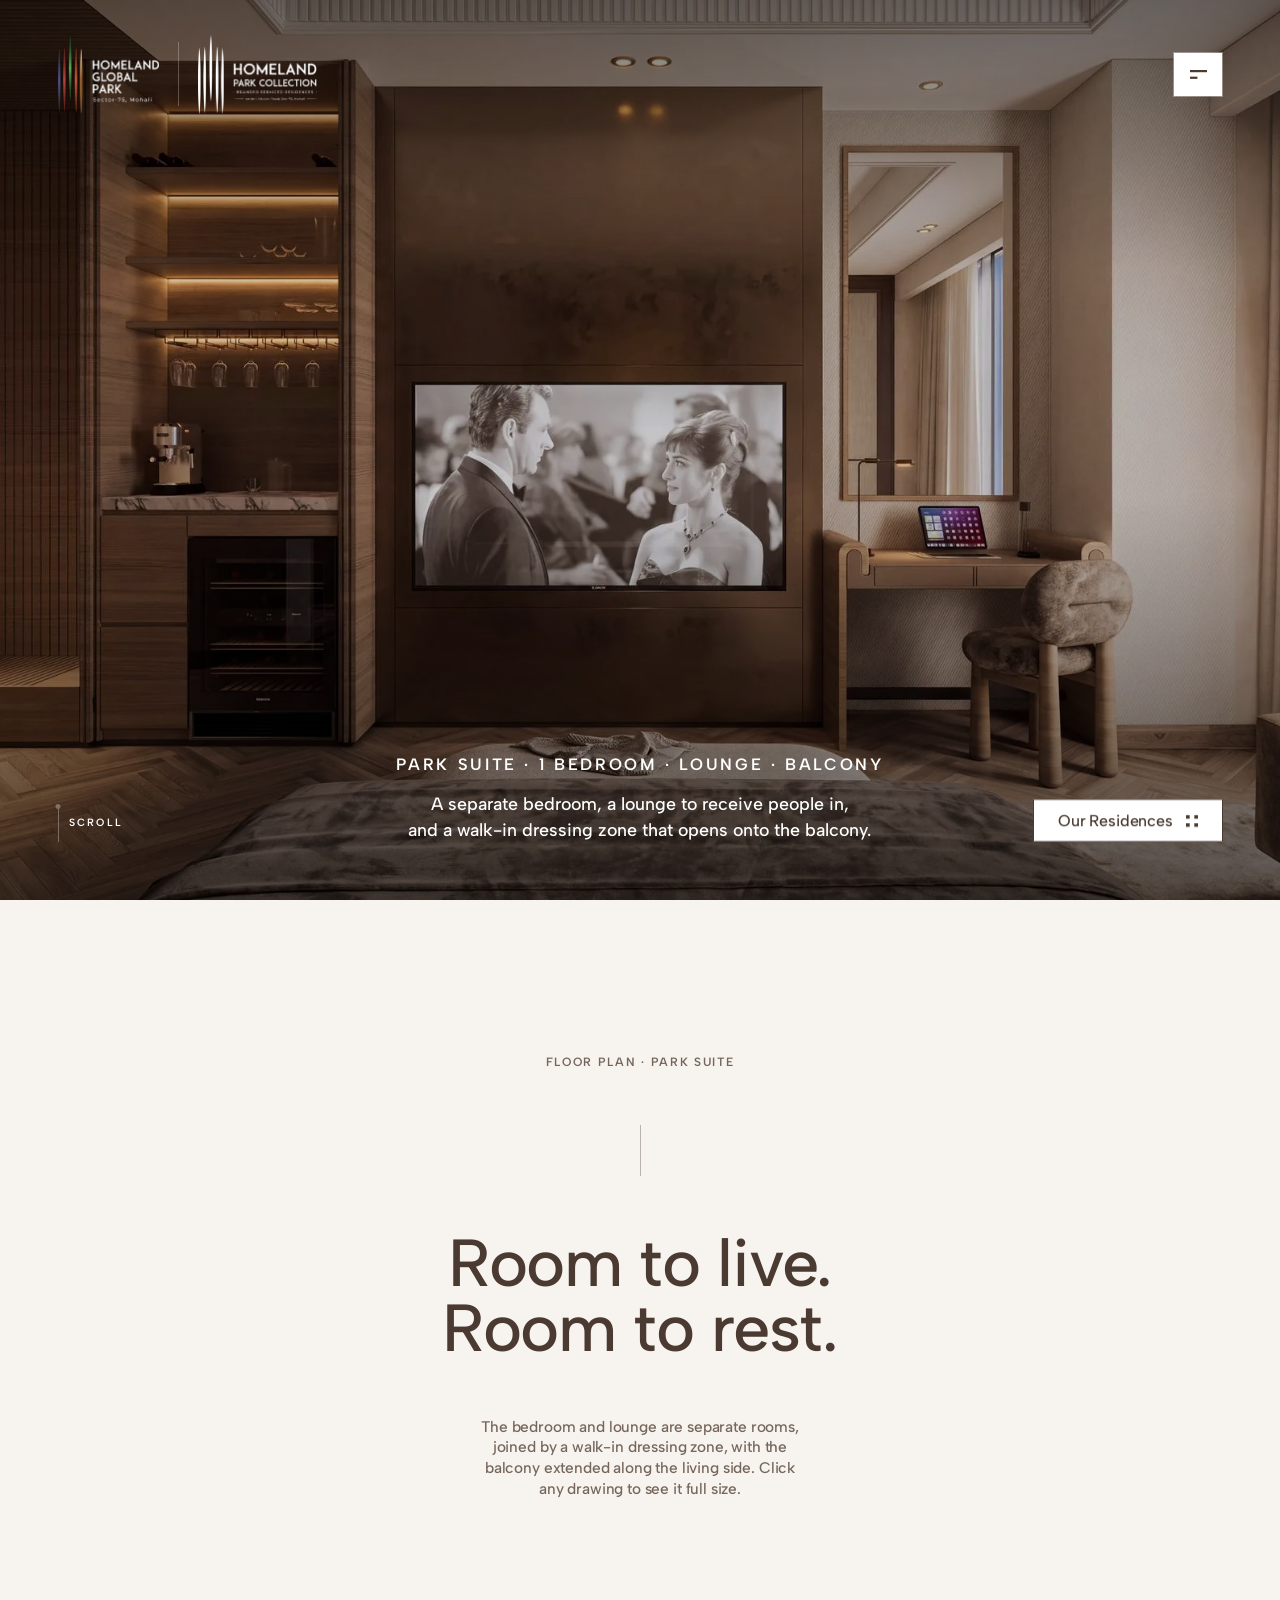
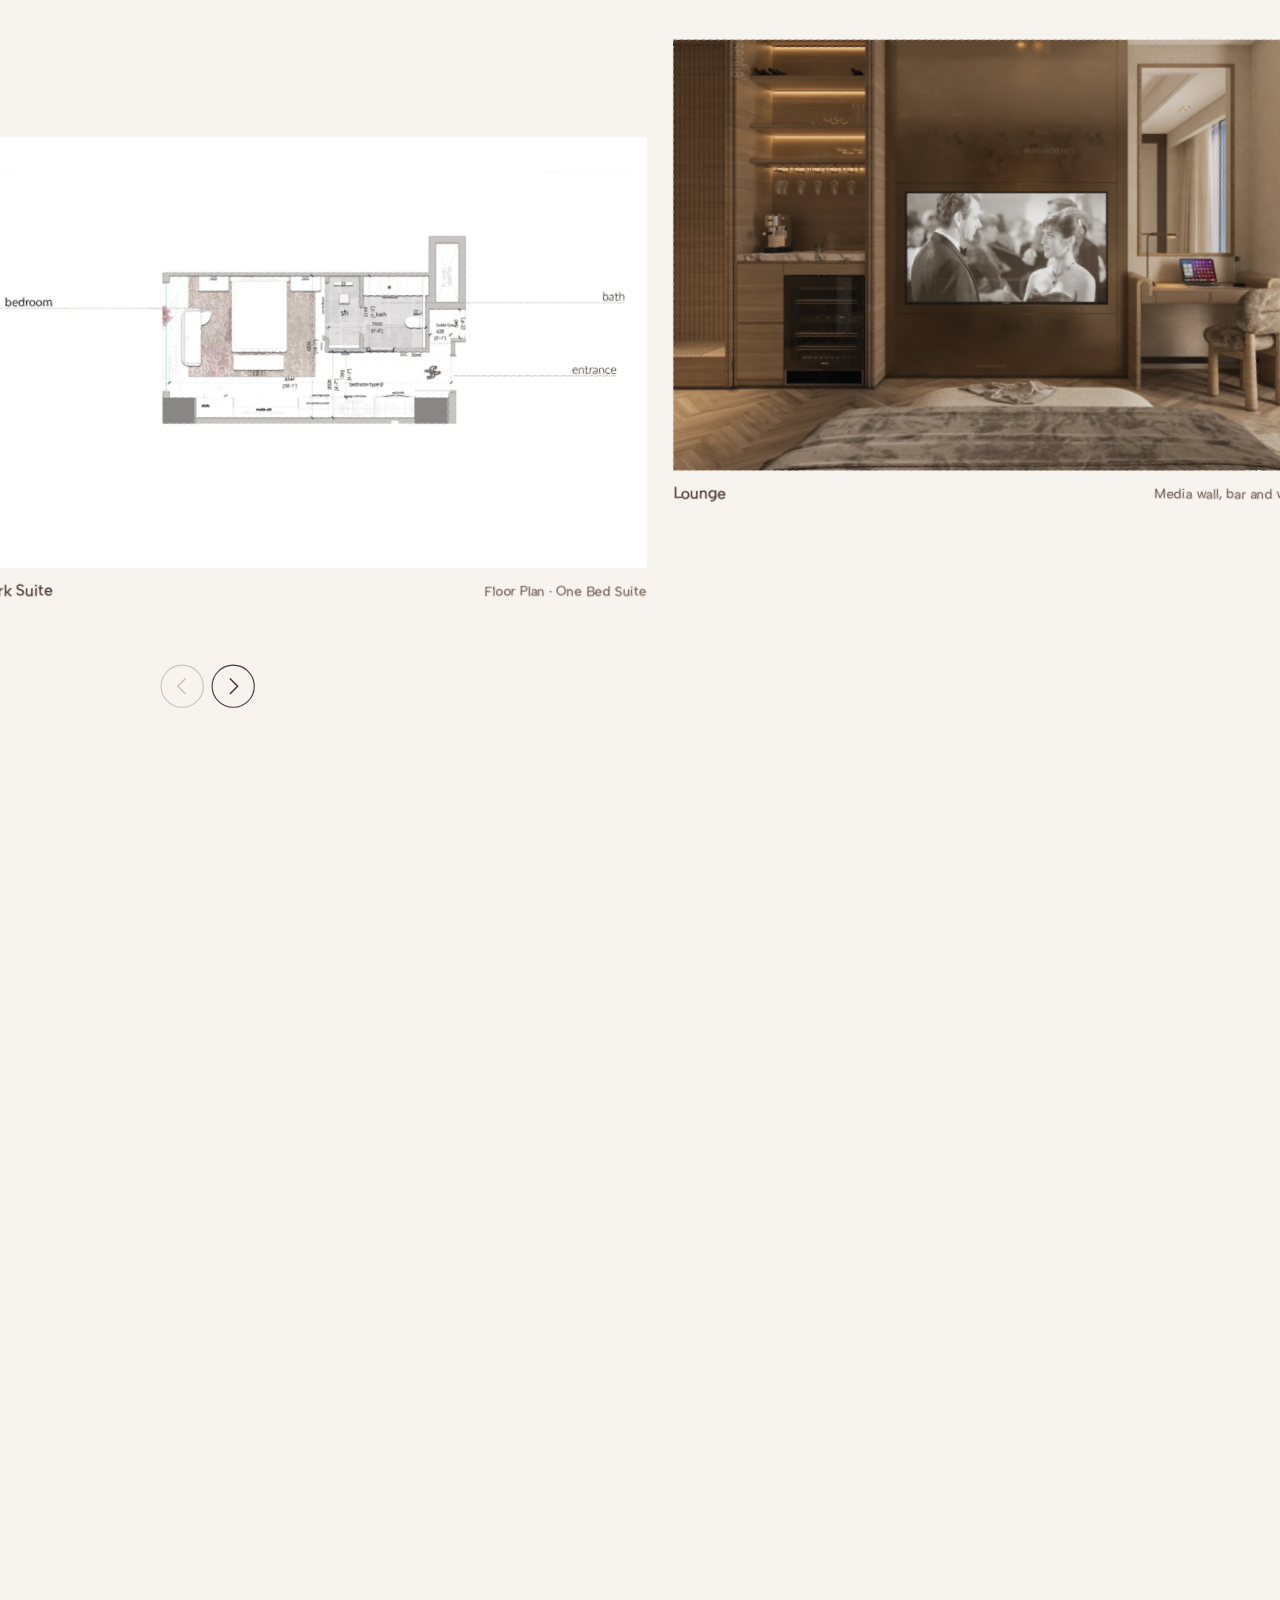
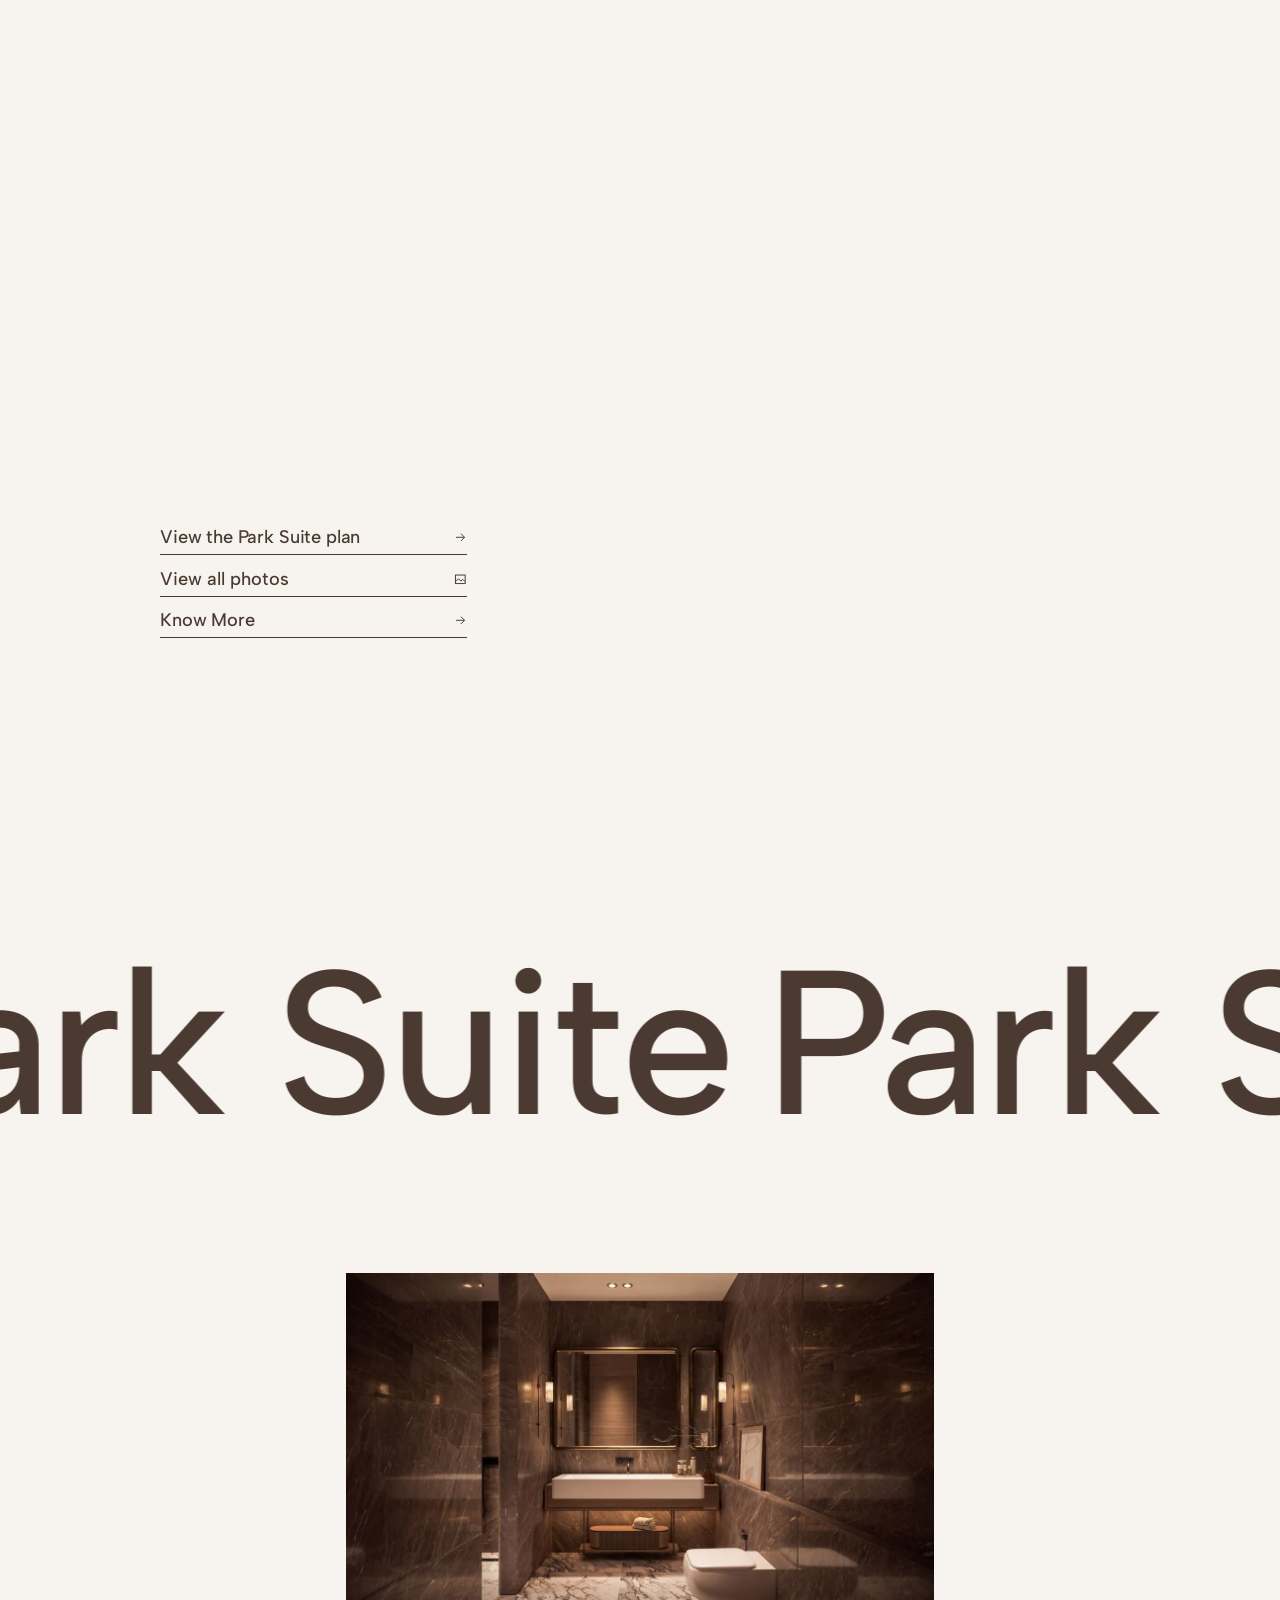
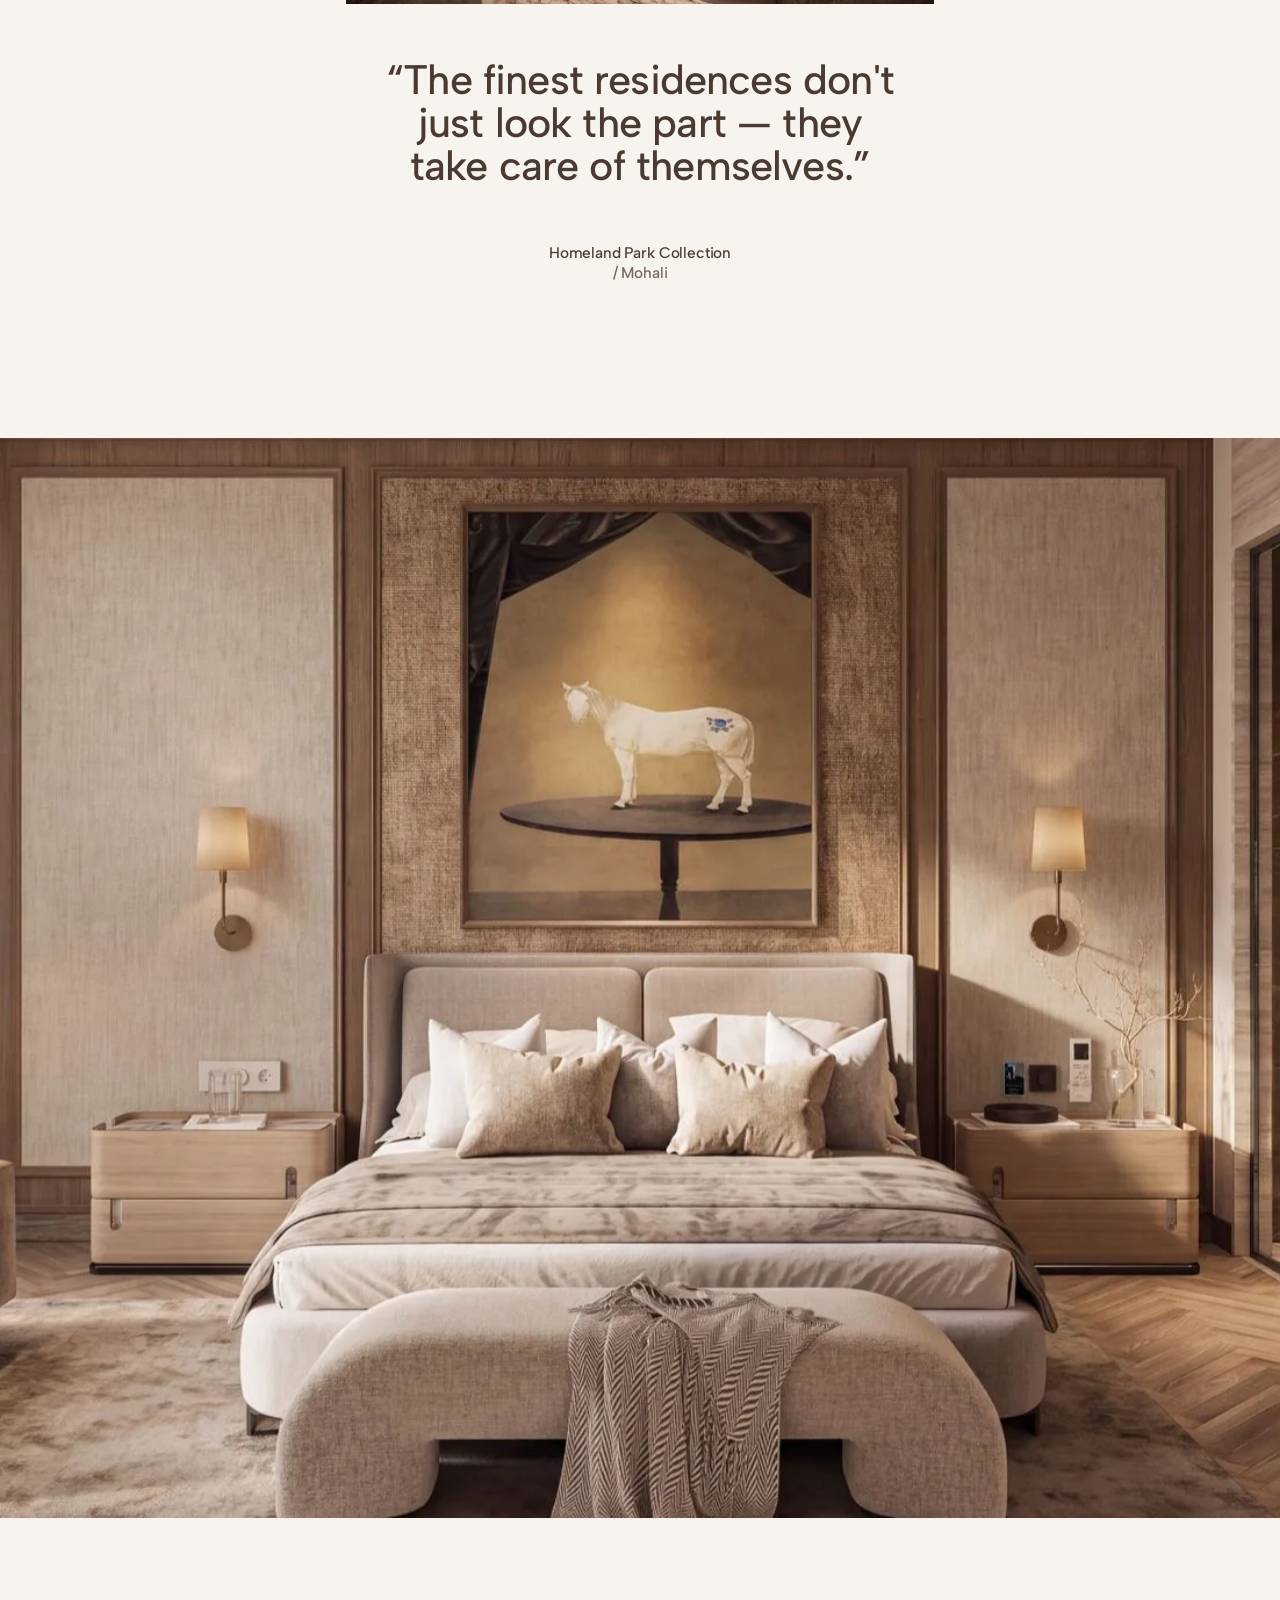
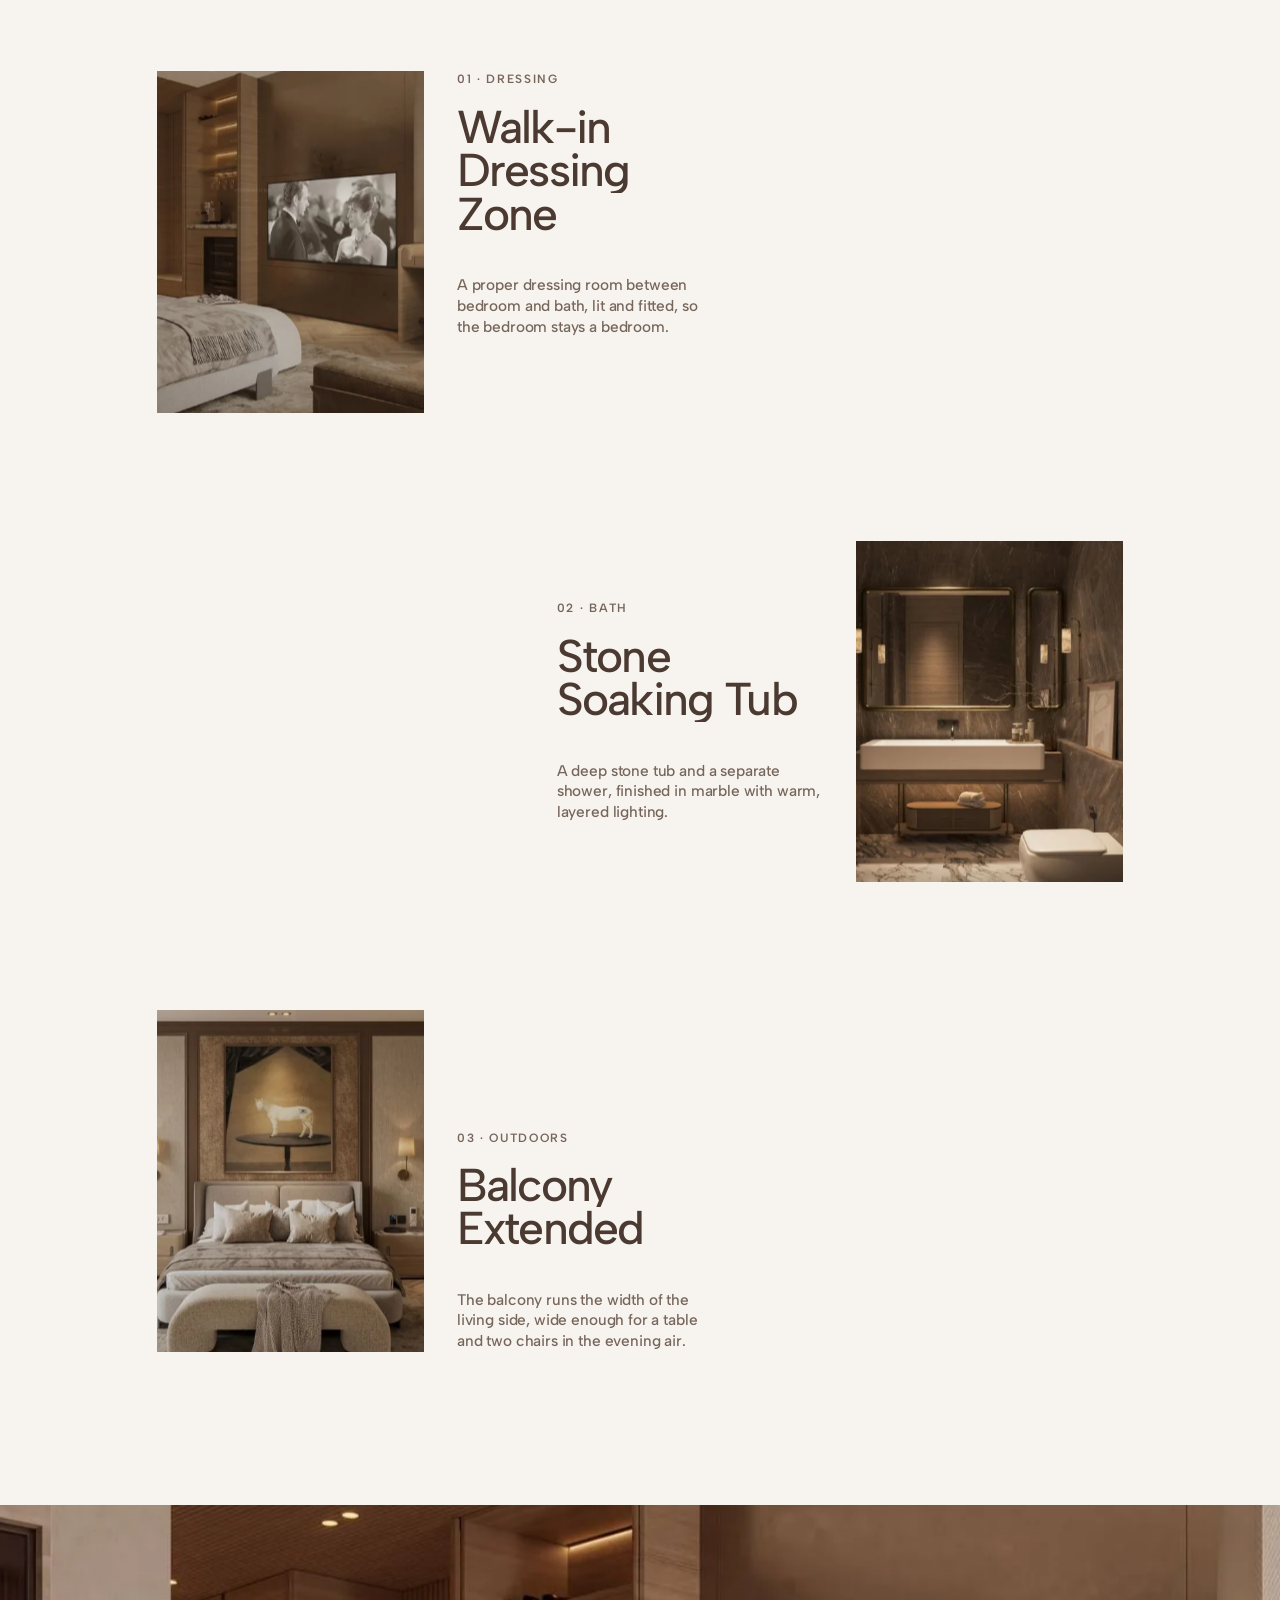
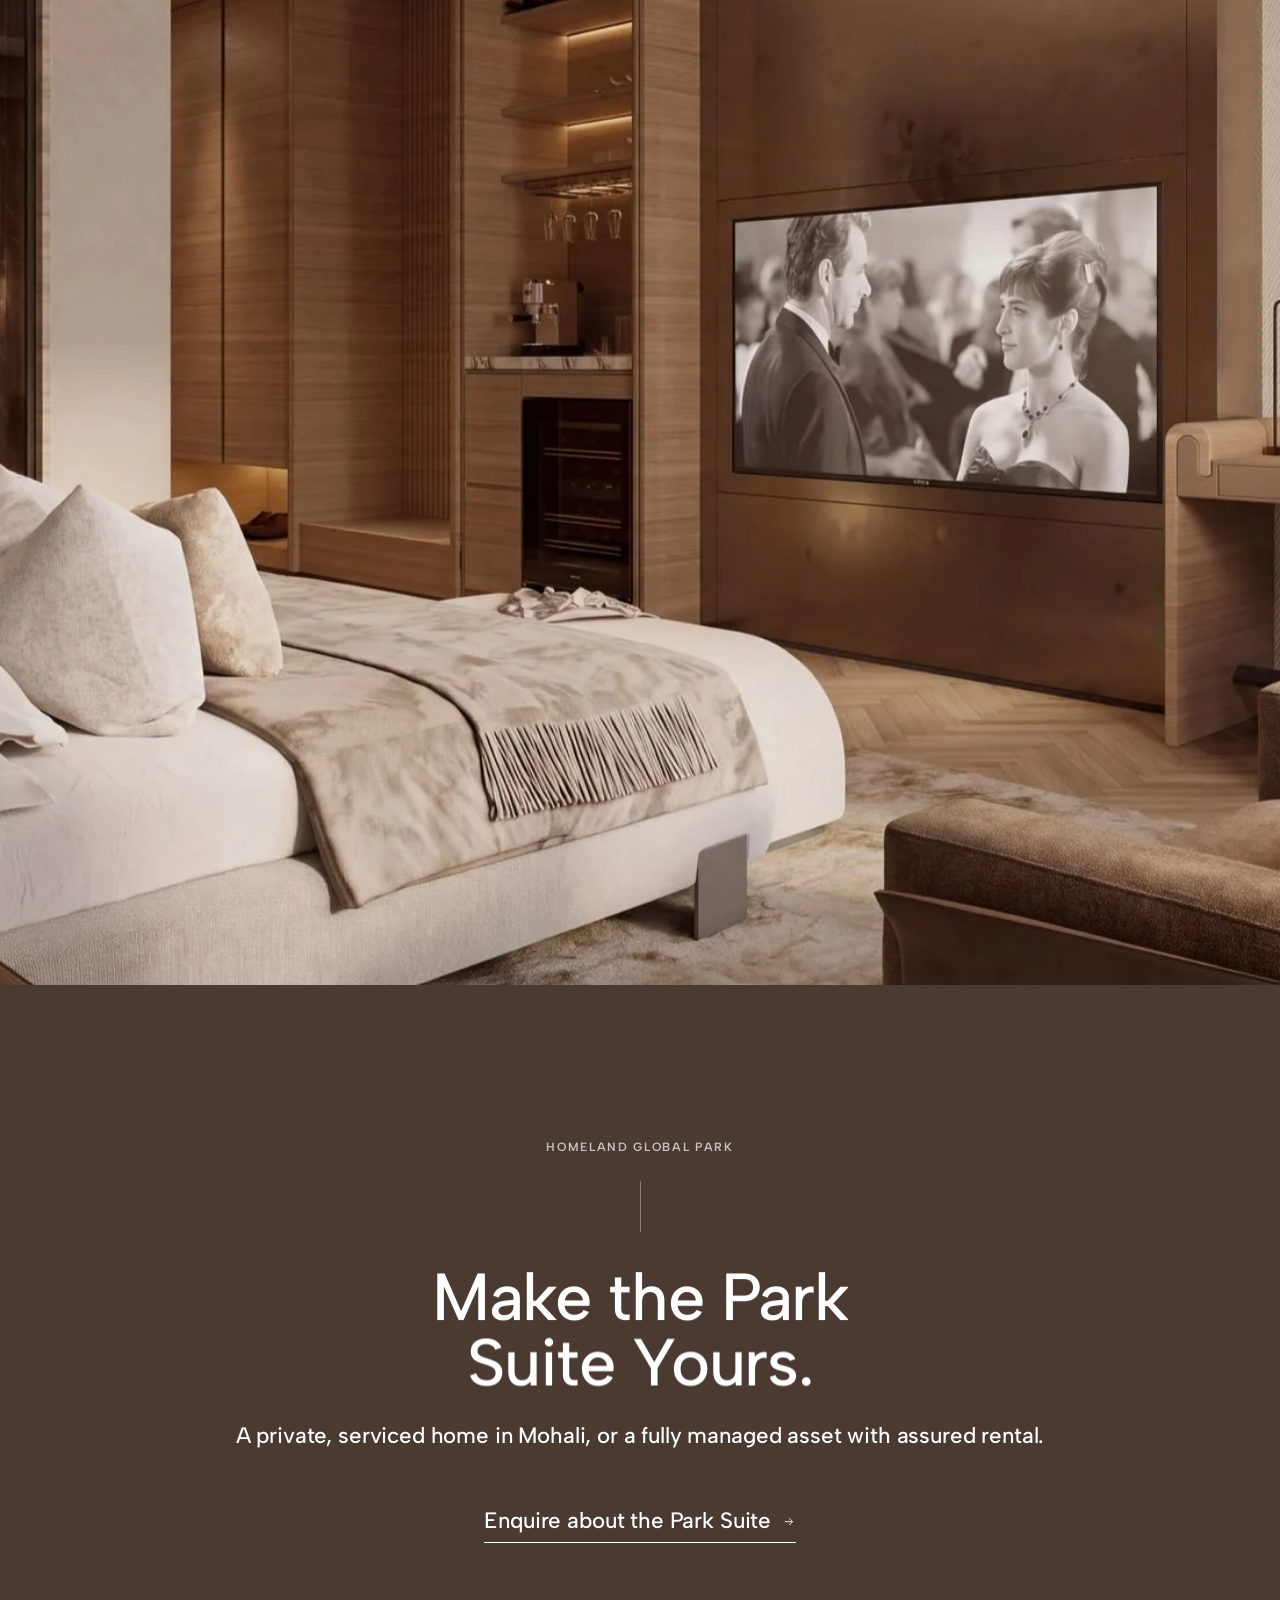
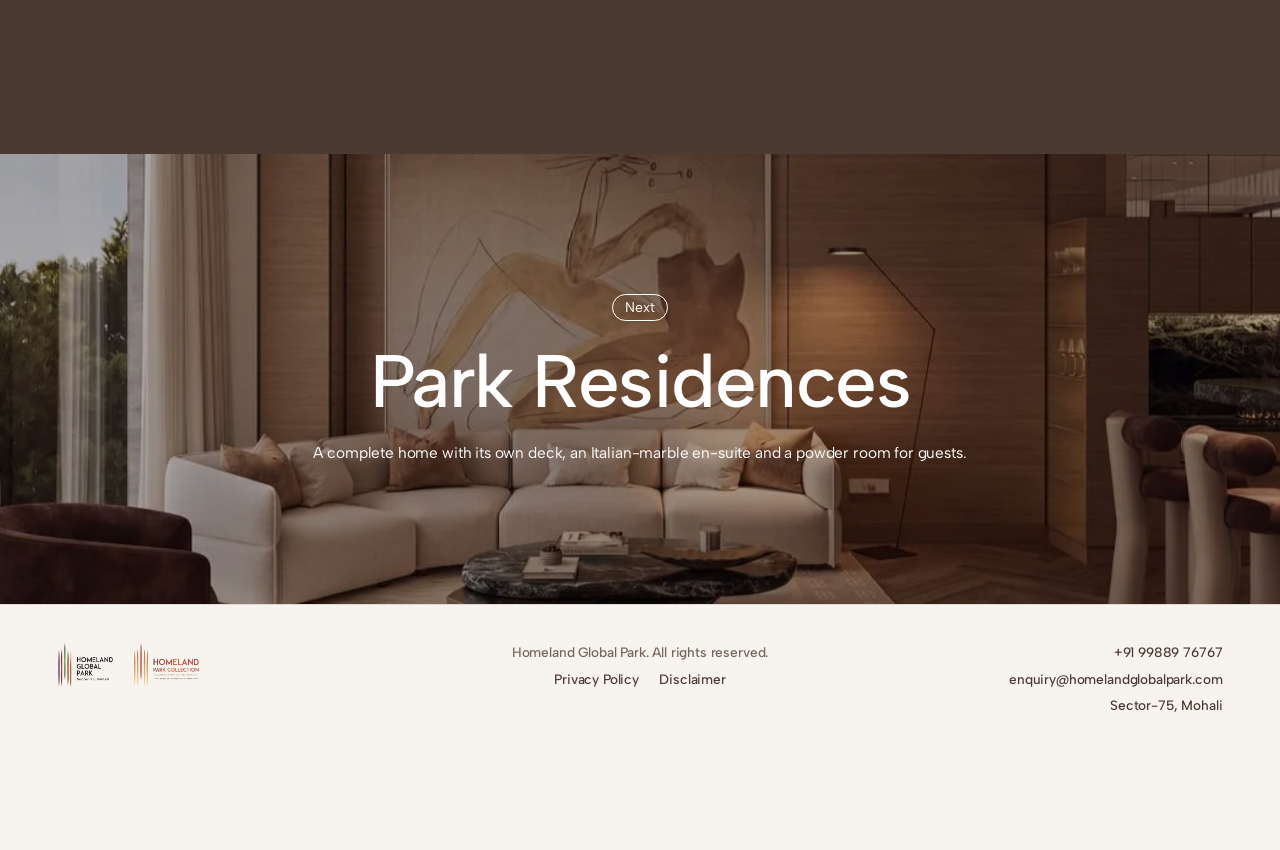
<file: one-bed-suite.html>
<!doctype html>
<html lang="en" class="preloading">
<head>
  <meta charset="utf-8">
  <meta name="viewport" content="width=device-width, initial-scale=1">
  <title>Park Suite | Homeland Global Park</title>
  <meta name="description" content="A separate bedroom, a lounge to receive people in, and a walk-in dressing zone that opens onto the balcony.">
  <meta name="theme-color" content="#4a3a31">
  <meta property="og:type" content="website">
  <meta property="og:site_name" content="Homeland Global Park">
  <meta property="og:title" content="Park Suite | Homeland Global Park">
  <meta property="og:description" content="A separate bedroom, a lounge to receive people in, and a walk-in dressing zone that opens onto the balcony.">
  <meta property="og:url" content="https://jatin-dhir.github.io/hgp-preview/one-bed-suite.html">
  <meta property="og:image" content="https://jatin-dhir.github.io/hgp-preview/assets/media/render-14-1200.jpg">
  <meta name="twitter:card" content="summary_large_image">
  <link rel="preload" as="image" href="assets/media/render-14-portrait.webp" media="(max-width: 650px) and (orientation: portrait)">
  <link rel="preload" as="image" href="assets/media/render-14-2000.webp" imagesrcset="assets/media/render-14-1200.webp 1200w, assets/media/render-14-2000.webp 2000w" imagesizes="100vw" media="not all and (max-width: 650px) and (orientation: portrait)">
  <link rel="icon" type="image/png" sizes="32x32" href="assets/media/favicon-32.png">
  <link rel="icon" type="image/png" sizes="192x192" href="assets/media/favicon-192.png">
  <link rel="apple-touch-icon" href="assets/media/apple-touch-icon.png">
  <script>document.documentElement.classList.add('js');</script>
  <link rel="preconnect" href="https://fonts.googleapis.com">
  <link rel="preconnect" href="https://fonts.gstatic.com" crossorigin>
  <link href="https://fonts.googleapis.com/css2?family=Albert+Sans:wght@400;500;600&display=swap" rel="stylesheet">
  <link rel="stylesheet" href="css/style.css?v=mv2bugfx">
  <link rel="stylesheet" href="css/sections.css?v=mv2bugfx">

</head>
<body class="category" data-category="one-bed" style="--cat: #4a3a31; --cat-muted: #75655b;">

  <nav id="selection-menu" aria-label="Our residences" aria-hidden="true">
    <div class="selection-cards" style="--card-count: 4">

      <a href="index.html" class="selection-card selection-card--home" data-cursor="View" data-category="home">
        <span class="selection-card__panel">
          <span class="selection-card__title">Home</span>
          <span class="selection-card__desc">Back to the start: Punjab's first branded serviced residences.</span>
        </span>
        <span class="selection-card__cover" aria-hidden="true"><img src="assets/media/hero-poster.webp" width="1280" height="720" alt="" loading="lazy" decoding="async" style="background:url([data-uri]) center/cover no-repeat"></span>
      </a>
      <a href="studio.html" class="selection-card" data-cursor="View" data-category="studio" style="--card-color: #6a4f3d">
        <span class="selection-card__panel">
          <img class="selection-card__symbol" src="assets/media/mark-white.png" width="297" height="800" alt="" decoding="async">
          <span class="selection-card__title">Park Studio</span>
          <span class="selection-card__desc">Compact, fully furnished and designed for independent living — with everything already in place.</span>
        </span>
        <span class="selection-card__cover" aria-hidden="true"><img src="assets/media/render-09-1200.webp" width="1200" height="670" alt="" loading="lazy" decoding="async" style="background:url([data-uri]) center/cover no-repeat"></span>
      </a>
      <a href="one-bhk-deck.html" class="selection-card" data-cursor="View" data-category="one-bhk" style="--card-color: #33493f">
        <span class="selection-card__panel">
          <img class="selection-card__symbol" src="assets/media/mark-white.png" width="297" height="800" alt="" decoding="async">
          <span class="selection-card__title">Park Residences</span>
          <span class="selection-card__desc">A complete residence with an outdoor deck — offering privacy, space and the full suite of serviced living.</span>
        </span>
        <span class="selection-card__cover" aria-hidden="true"><img src="assets/media/render-01-1200.webp" width="1200" height="670" alt="" loading="lazy" decoding="async" style="background:url([data-uri]) center/cover no-repeat"></span>
      </a>
      <a href="experience.html" class="selection-card selection-card--experience" data-cursor="View" data-category="experience">
        <span class="selection-card__panel">
          <img class="selection-card__symbol" src="assets/media/mark-white.png" width="297" height="800" alt="" decoding="async">
          <span class="selection-card__title">The Experience</span>
          <span class="selection-card__desc">Housekeeping, concierge and interiors that arrive finished.</span>
        </span>
        <span class="selection-card__cover" aria-hidden="true"><img src="assets/media/render-02-1200.webp" width="1200" height="670" alt="" loading="lazy" decoding="async" style="background:url([data-uri]) center/cover no-repeat"></span>
      </a>
    </div>
  </nav>

  <!-- the menu button sits top right, level with the logo; it is fixed so it stays reachable on long pages -->
  <div class="site-menu">
    <button type="button" class="menu-btn" data-open-menu aria-label="Open menu" aria-expanded="false" aria-controls="nav-menu">
      <svg viewBox="0 0 23 12" aria-hidden="true"><rect width="23" height="3" fill="currentColor"/><rect y="9" width="10" height="3" fill="currentColor"/></svg>
    </button>
  </div>


  <div id="page-stage">
    <main>

      <!-- ============ Hero: image grows to full screen on scroll ============ -->
      <div class="hero-stage">
        <section class="hero-sticky" aria-label="Park Suite">
          <div class="page-grid">
        <nav class="site-nav" aria-label="Primary">
          <header class="logo">
            <a href="index.html" aria-label="Homeland Global Park and Homeland Park Collection — home">
              <img class="logo__img logo__img--dark" src="assets/media/logo-hgp.webp" width="410" height="320" alt="Homeland Global Park, Sector-75, Mohali" decoding="async">
              <img class="logo__img logo__img--light" src="assets/media/logo-hgp-white.webp" width="407" height="320" alt="" aria-hidden="true" decoding="async">
              <span class="logo__divider" aria-hidden="true"></span>
              <img class="logo__img logo__img--partner" src="assets/media/logo-hpc.webp" width="479" height="320" alt="Homeland Park Collection" decoding="async">
            </a>
          </header>
          <a href="index.html" class="about-btn link-underline">Home</a>
        </nav>

            <div class="hero-section">
              <div class="hero-top">
                <div class="hero-visual-slot">
                  <div class="hero-visual">
                    <picture><source media="(max-width: 650px) and (orientation: portrait)" srcset="assets/media/render-14-portrait.webp"><img class="hero-opening-media" src="assets/media/render-14-2000.webp" width="2000" height="1116" srcset="assets/media/render-14-1200.webp 1200w, assets/media/render-14-2000.webp 2000w" sizes="100vw" alt="Park Suite lounge with a media wall, bar shelving and a work desk" fetchpriority="high" decoding="async" style="background:url([data-uri]) center/cover no-repeat"></picture>
                    <span class="hero-visual__shade" aria-hidden="true"></span>
                  </div>
                </div>
              </div>
              <div class="hero-bottom">
                <div class="hero-content">
                  <h1 class="sr-only">Park Suite</h1>
                  <span class="hero-eyebrow caps-label" data-hero-eyebrow><span class="hero-eyebrow__name">Park Suite</span><span class="hero-eyebrow__sep"> · </span>1 Bedroom · Lounge · Balcony</span>
                  <p class="hero-lead" data-lines>A&nbsp;separate bedroom, a&nbsp;lounge to receive people&nbsp;in, and&nbsp;a&nbsp;walk-in dressing zone that opens onto the&nbsp;balcony.</p>
                </div>
              </div>
            </div>
            <footer class="site-footer">
              <span class="scroll-hint" aria-hidden="true"><span class="scroll-hint__line"><span class="scroll-hint__dot"></span></span><span class="scroll-hint__label">Scroll</span></span>
            </footer>
          </div>
        </section>
        <div class="hero-spacer" aria-hidden="true"></div>
      </div>

      <!-- ============ Floor plan + rooms ============ -->
      <section class="cat-gallery" id="floor-plans">
        <div class="cat-intro">
          <span class="cat-intro__eyebrow caps-label" data-fade>Floor Plan · Park Suite</span>
          <span class="cat-intro__line" aria-hidden="true"></span>
          <h2 class="display" data-lines>Room to live. Room to rest.</h2>
          <p data-fade>The bedroom and lounge are separate rooms, joined by a walk-in dressing zone, with the balcony extended along the living side. Click any drawing to see it full size.</p>
        </div>
        <div class="slider" data-slider aria-label="Park Suite floor plan and rooms">
          <div class="slider__viewport" data-cursor="Drag">
            <div class="slider__track">
              <figure class="slider__item slider__item--plan">
                <a class="slider__media" data-cursor="View" href="assets/media/layout-suite-plan.webp" data-lightbox="assets/media/layout-suite-plan.webp" data-caption="Park Suite — Floor Plan · One Bed Suite" tabindex="-1"><img src="assets/media/layout-suite-plan.webp" width="1600" height="913" alt="Park Suite floor plan: bedroom, bath and entrance" loading="eager" fetchpriority="low" decoding="async" draggable="false"></a>
                <figcaption class="slider__caption"><span class="slider__title">Park Suite</span><span class="slider__specs">Floor Plan · One Bed Suite</span></figcaption>
              </figure>
              <figure class="slider__item">
                <a class="slider__media" data-cursor="View" href="assets/media/layout-suite-1.webp" data-lightbox="assets/media/layout-suite-1.webp" data-caption="Lounge — Media wall, bar and work desk" tabindex="-1"><img src="assets/media/layout-suite-1.webp" width="1600" height="913" alt="Park Suite lounge with a media wall, bar shelving and a work desk" loading="eager" fetchpriority="low" decoding="async" draggable="false" style="background:url([data-uri]) center/cover no-repeat"></a>
                <figcaption class="slider__caption"><span class="slider__title">Lounge</span><span class="slider__specs">Media wall, bar and work desk</span></figcaption>
              </figure>
              <figure class="slider__item">
                <a class="slider__media" data-cursor="View" href="assets/media/layout-suite-2.webp" data-lightbox="assets/media/layout-suite-2.webp" data-caption="Bedroom — A separate, quiet bedroom" tabindex="-1"><img src="assets/media/layout-suite-2.webp" width="1600" height="913" alt="Park Suite bedroom with wall lights and an upholstered headboard" loading="eager" fetchpriority="low" decoding="async" draggable="false" style="background:url([data-uri]) center/cover no-repeat"></a>
                <figcaption class="slider__caption"><span class="slider__title">Bedroom</span><span class="slider__specs">A separate, quiet bedroom</span></figcaption>
              </figure>
              <figure class="slider__item">
                <a class="slider__media" data-cursor="View" href="assets/media/layout-suite-3.webp" data-lightbox="assets/media/layout-suite-3.webp" data-caption="Bath — Marble walls, floating vanity" tabindex="-1"><img src="assets/media/layout-suite-3.webp" width="1600" height="913" alt="Park Suite bathroom with marble walls and a floating basin" loading="eager" fetchpriority="low" decoding="async" draggable="false" style="background:url([data-uri]) center/cover no-repeat"></a>
                <figcaption class="slider__caption"><span class="slider__title">Bath</span><span class="slider__specs">Marble walls, floating vanity</span></figcaption>
              </figure>
            </div>
          </div>
          <div class="slider__nav">
            <button type="button" class="slider__arrow" data-prev aria-label="Previous">
              <svg viewBox="0 0 40 40" aria-hidden="true"><circle cx="20" cy="20" r="19" fill="none" stroke="currentColor" stroke-width="1"/><path d="M23 13l-7 7 7 7" fill="none" stroke="currentColor" stroke-width="1.4"/></svg>
            </button>
            <button type="button" class="slider__arrow" data-next aria-label="Next">
              <svg viewBox="0 0 40 40" aria-hidden="true"><circle cx="20" cy="20" r="19" fill="none" stroke="currentColor" stroke-width="1"/><path d="M17 13l7 7-7 7" fill="none" stroke="currentColor" stroke-width="1.4"/></svg>
            </button>
          </div>
        </div>
        <div class="cat-gallery__foot" data-fade>
          <a class="cat-cta__link link-underline link-underline--on" href="assets/media/layout-suite-plan.webp" data-lightbox="assets/media/layout-suite-plan.webp" data-caption="Park Suite — floor plan">
            View the Park Suite plan
            <svg viewBox="0 0 24 24" aria-hidden="true"><path d="M5 12h14m-6-6 6 6-6 6" fill="none" stroke="currentColor" stroke-width="1.6"/></svg>
          </a>
          <button type="button" class="cat-cta__link link-underline link-underline--on" data-gallery-open="#floor-plans">
            View all photos
            <svg viewBox="0 0 24 24" aria-hidden="true"><rect x="4" y="5" width="16" height="14" fill="none" stroke="currentColor" stroke-width="1.6"/><path d="m4 16 5-5 4 4 3-3 4 4" fill="none" stroke="currentColor" stroke-width="1.6"/></svg>
          </button>
          <!-- Know More opens the residence's presentation once "knowMore" is set in content/residences.json -->
          <a class="cat-cta__link link-underline link-underline--on cat-gallery__more" href="enquire.html?subject=Park%20Suite">
            Know More<span class="sr-only"> about Park Suite</span>
            <svg viewBox="0 0 24 24" aria-hidden="true"><path d="M5 12h14m-6-6 6 6-6 6" fill="none" stroke="currentColor" stroke-width="1.6"/></svg>
          </a>
        </div>
      </section>

      <!-- ============ Outro: marquee + quote ============ -->
      <section class="cat-outro">
        <div class="cat-outro__marquee">
          <div class="marquee marquee--outro" aria-hidden="true" data-marquee-speed="60">
            <div class="marquee-reveal">
              <div class="marquee-scroll">
                <div class="marquee-collection"><span class="marquee-text">Park Suite</span></div>
              </div>
            </div>
          </div>
        </div>
        <div class="cat-quote">
          <figure class="cat-quote__figure" data-clip><img src="assets/media/render-16-1200.webp" width="1200" height="670" alt="" loading="lazy" decoding="async" style="background:url([data-uri]) center/cover no-repeat"></figure>
          <h2 class="cat-quote__text display" data-lines>&ldquo;The finest residences don't just look the part — they take care of themselves.&rdquo;</h2>
          <div class="cat-quote__attrib" data-fade>
            <span class="cat-quote__name">Homeland Park Collection</span>
            <span class="cat-quote__source">/ Mohali</span>
          </div>
        </div>
      </section>

      <section class="cat-parallax" aria-hidden="true">
        <div class="cat-parallax__viewport"><picture><source media="(max-width: 650px) and (orientation: portrait)" srcset="assets/media/render-13-portrait.webp"><img src="assets/media/render-13-2000.webp" width="2000" height="1116" srcset="assets/media/render-13-1200.webp 1200w, assets/media/render-13-2000.webp 2000w" sizes="100vw" alt="Bedroom with a framed artwork above the bed" loading="lazy" decoding="async" data-parallax style="background:url([data-uri]) center/cover no-repeat"></picture></div>
      </section>

      <!-- ============ Highlights ============ -->
      <section class="cat-values" id="highlights">
        <article class="cat-values__row">
          <figure class="cat-values__figure" data-clip><img src="assets/media/room-32.webp" width="604" height="567" alt="Bedroom lounge with dressing zone" loading="lazy" decoding="async" data-parallax-figure style="background:url([data-uri]) center/cover no-repeat"></figure>
          <div class="cat-values__copy cat-values__copy--start">
            <span class="cat-values__eyebrow caps-label" data-fade>01 · Dressing</span>
            <h3 class="cat-values__stat" data-lines>Walk-in Dressing Zone</h3>
            <p class="cat-values__desc" data-fade>A proper dressing room between bedroom and bath, lit and fitted, so the bedroom stays a bedroom.</p>
          </div>
        </article>
        <article class="cat-values__row cat-values__row--reverse">
          <div class="cat-values__copy cat-values__copy--center">
            <span class="cat-values__eyebrow caps-label" data-fade>02 · Bath</span>
            <h3 class="cat-values__stat" data-lines>Stone Soaking Tub</h3>
            <p class="cat-values__desc" data-fade>A deep stone tub and a separate shower, finished in marble with warm, layered lighting.</p>
          </div>
          <figure class="cat-values__figure" data-clip><img src="assets/media/room-33.webp" width="445" height="556" alt="Bathroom with a stone soaking tub" loading="lazy" decoding="async" data-parallax-figure style="background:url([data-uri]) center/cover no-repeat"></figure>
        </article>
        <article class="cat-values__row">
          <figure class="cat-values__figure" data-clip><img src="assets/media/room-31.webp" width="610" height="560" alt="Park Suite bedroom with balcony" loading="lazy" decoding="async" data-parallax-figure style="background:url([data-uri]) center/cover no-repeat"></figure>
          <div class="cat-values__copy cat-values__copy--end">
            <span class="cat-values__eyebrow caps-label" data-fade>03 · Outdoors</span>
            <h3 class="cat-values__stat" data-lines>Balcony Extended</h3>
            <p class="cat-values__desc" data-fade>The balcony runs the width of the living side, wide enough for a table and two chairs in the evening air.</p>
          </div>
        </article>
      </section>

      <section class="cat-parallax" aria-hidden="true">
        <div class="cat-parallax__viewport"><picture><source media="(max-width: 650px) and (orientation: portrait)" srcset="assets/media/render-15-portrait.webp"><img src="assets/media/render-15-2000.webp" width="2000" height="1116" srcset="assets/media/render-15-1200.webp 1200w, assets/media/render-15-2000.webp 2000w" sizes="100vw" alt="Bed facing the media wall, bar shelving and desk" loading="lazy" decoding="async" data-parallax style="background:url([data-uri]) center/cover no-repeat"></picture></div>
      </section>

      <!-- ============ CTA ============ -->
      <section class="cat-cta" id="enquire">
        <div class="cat-cta__inner">
          <span class="cat-intro__eyebrow caps-label" data-fade>Homeland Global Park</span>
          <span class="cat-cta__line" aria-hidden="true" data-line></span>
          <h2 class="display" data-lines>Make the Park Suite Yours.</h2>
          <p class="cat-cta__sub" data-fade>A private, serviced home in Mohali, or a fully managed asset with assured rental.</p>
          <a class="cat-cta__link link-underline link-underline--on" href="enquire.html?subject=Park Suite" data-fade>
            Enquire about the Park Suite
            <svg viewBox="0 0 24 24" aria-hidden="true"><path d="M5 12h14m-6-6 6 6-6 6" fill="none" stroke="currentColor" stroke-width="1.6"/></svg>
          </a>
        </div>
      </section>

      <!-- ============ Next residence ============ -->
      <section class="cat-next">
        <a class="cat-next__content" data-cursor="Next" href="one-bhk-deck.html">
          <span class="cat-next__viewport" aria-hidden="true">
            <span class="cat-next__parallax"><picture><source media="(max-width: 650px) and (orientation: portrait)" srcset="assets/media/render-01-portrait.webp"><img src="assets/media/render-01-1200.webp" width="1200" height="670" alt="" loading="lazy" decoding="async" data-parallax style="background:url([data-uri]) center/cover no-repeat"></picture></span>
          </span>
          <span class="cat-next__overlay" aria-hidden="true"></span>
          <span class="cat-next__body">
            <span class="cat-next__label">Next</span>
            <span class="cat-next__title">Park Residences</span>
            <span class="cat-next__desc">A complete home with its own deck, an Italian-marble en-suite and a powder room for guests.</span>
          </span>
        </a>
      </section>

      <footer class="site-foot" id="footer">
        <div class="site-foot__brand">
          <img class="site-foot__logo" src="assets/media/logo-hgp.webp" width="410" height="320" alt="Homeland Global Park" loading="lazy" decoding="async">
          <img class="site-foot__logo site-foot__logo--partner" src="assets/media/logo-hpc.webp" width="479" height="320" alt="Homeland Park Collection" loading="lazy" decoding="async">
        </div>
        <div class="site-foot__meta">
          <span data-copyright>Homeland Global Park. All rights reserved.</span>
          <nav class="site-foot__links" aria-label="Legal">
            <a class="link-underline" href="privacy.html">Privacy Policy</a>
            <a class="link-underline" href="disclaimer.html">Disclaimer</a>
          </nav>
        </div>
        <div class="site-foot__contact">
          <a class="link-underline" href="tel:+919988976767">+91 99889 76767</a>
          <a class="link-underline" href="mailto:enquiry@homelandglobalpark.com">enquiry@homelandglobalpark.com</a>
          <span>Sector-75, Mohali</span>
        </div>
      </footer>

    </main>
  </div>

  <div class="site-actions">
    <a href="#selection-menu" class="selection-btn" data-open-selection aria-haspopup="true" aria-expanded="false" aria-controls="selection-menu">
      <span>Our Residences</span>
      <svg viewBox="0 0 13 13" aria-hidden="true"><rect width="4" height="4" fill="currentColor"/><rect x="9" width="4" height="4" fill="currentColor"/><rect y="9" width="4" height="4" fill="currentColor"/><rect x="9" y="9" width="4" height="4" fill="currentColor"/></svg>
    </a>
  </div>

  <div id="nav-menu" aria-hidden="true">
    <div class="nav-menu__overlay" data-close-menu></div>
    <div class="nav-menu__panel" role="dialog" aria-modal="true" aria-label="Menu">
      <nav class="nav-menu__links" aria-label="Menu">
        <a class="rolling-text" href="index.html"><span class="rolling-text__block">Home</span><span class="rolling-text__block" aria-hidden="true">Home</span></a>
        <a class="rolling-text" href="#selection-menu" data-open-selection><span class="rolling-text__block">Residences</span><span class="rolling-text__block" aria-hidden="true">Residences</span></a>
        <a class="rolling-text" href="experience.html#about"><span class="rolling-text__block">The Experience</span><span class="rolling-text__block" aria-hidden="true">The Experience</span></a>
        <a class="rolling-text" href="experience.html#housekeeping"><span class="rolling-text__block">Housekeeping</span><span class="rolling-text__block" aria-hidden="true">Housekeeping</span></a>
        <a class="rolling-text" href="experience.html#services"><span class="rolling-text__block">Services</span><span class="rolling-text__block" aria-hidden="true">Services</span></a>
        <a class="rolling-text" href="experience.html#interiors"><span class="rolling-text__block">Interiors</span><span class="rolling-text__block" aria-hidden="true">Interiors</span></a>
        <a class="rolling-text" href="enquire.html"><span class="rolling-text__block">Enquire Now</span><span class="rolling-text__block" aria-hidden="true">Enquire Now</span></a>
      </nav>
      <div class="nav-menu__contact">
        <a href="https://wa.me/919988976767" target="_blank" rel="noopener">
          <svg viewBox="0 0 24 24" aria-hidden="true"><path d="M12 3a9 9 0 0 0-7.7 13.6L3 21l4.5-1.2A9 9 0 1 0 12 3Z" fill="none" stroke="currentColor" stroke-width="1.5"/><path d="M9 8.5c.2 2.6 2 4.9 4.6 5.8l1.2-1.3-1.9-1-.9.6c-.8-.4-1.4-1-1.8-1.8l.6-.9-1-1.9L9 8.5Z" fill="currentColor"/></svg>
          +91 99889 76767
        </a>
        <a href="mailto:enquiry@homelandglobalpark.com">
          <svg viewBox="0 0 24 24" aria-hidden="true"><rect x="3" y="5.5" width="18" height="13" fill="none" stroke="currentColor" stroke-width="1.5"/><path d="m3.5 6.5 8.5 6.5 8.5-6.5" fill="none" stroke="currentColor" stroke-width="1.5"/></svg>
          Email
        </a>
      </div>
      <button type="button" class="nav-menu__burger" data-close-menu aria-label="Close menu">
        <svg viewBox="0 0 23 12" aria-hidden="true"><rect width="23" height="3" fill="currentColor"/><rect y="9" width="10" height="3" fill="currentColor"/></svg>
      </button>
    </div>
  </div>

  <div class="cursor" aria-hidden="true">
    <div class="cursor__dot"></div>
    <div class="cursor__ring"><span class="cursor__label"></span></div>
  </div>

  <div id="lightbox" class="lightbox" aria-hidden="true" role="dialog" aria-label="Image">
    <button type="button" class="lightbox__close" data-close-lightbox aria-label="Close">
      <svg viewBox="0 0 24 24" aria-hidden="true"><path d="M6 6l12 12M18 6 6 18" fill="none" stroke="currentColor" stroke-width="1.6"/></svg>
    </button>
    <button type="button" class="lightbox__nav lightbox__nav--prev" data-lightbox-prev aria-label="Previous image">
      <svg viewBox="0 0 24 24" aria-hidden="true"><path d="m15 5-7 7 7 7" fill="none" stroke="currentColor" stroke-width="1.6"/></svg>
    </button>
    <button type="button" class="lightbox__nav lightbox__nav--next" data-lightbox-next aria-label="Next image">
      <svg viewBox="0 0 24 24" aria-hidden="true"><path d="m9 5 7 7-7 7" fill="none" stroke="currentColor" stroke-width="1.6"/></svg>
    </button>
    <figure class="lightbox__figure">
      <img class="lightbox__img" alt="">
      <figcaption class="lightbox__caption"><span class="lightbox__text"></span><span class="lightbox__count"></span></figcaption>
    </figure>
  </div>

  <script src="js/vendor/gsap.min.js"></script>
  <script src="js/vendor/CustomEase.min.js"></script>
  <script src="js/vendor/ScrollTrigger.min.js"></script>
  <script src="js/vendor/lenis.min.js"></script>
  <script src="js/app.js?v=mv2bugfx"></script>
  <script src="js/sections.js?v=mv2bugfx"></script>

</body>
</html>
</file>
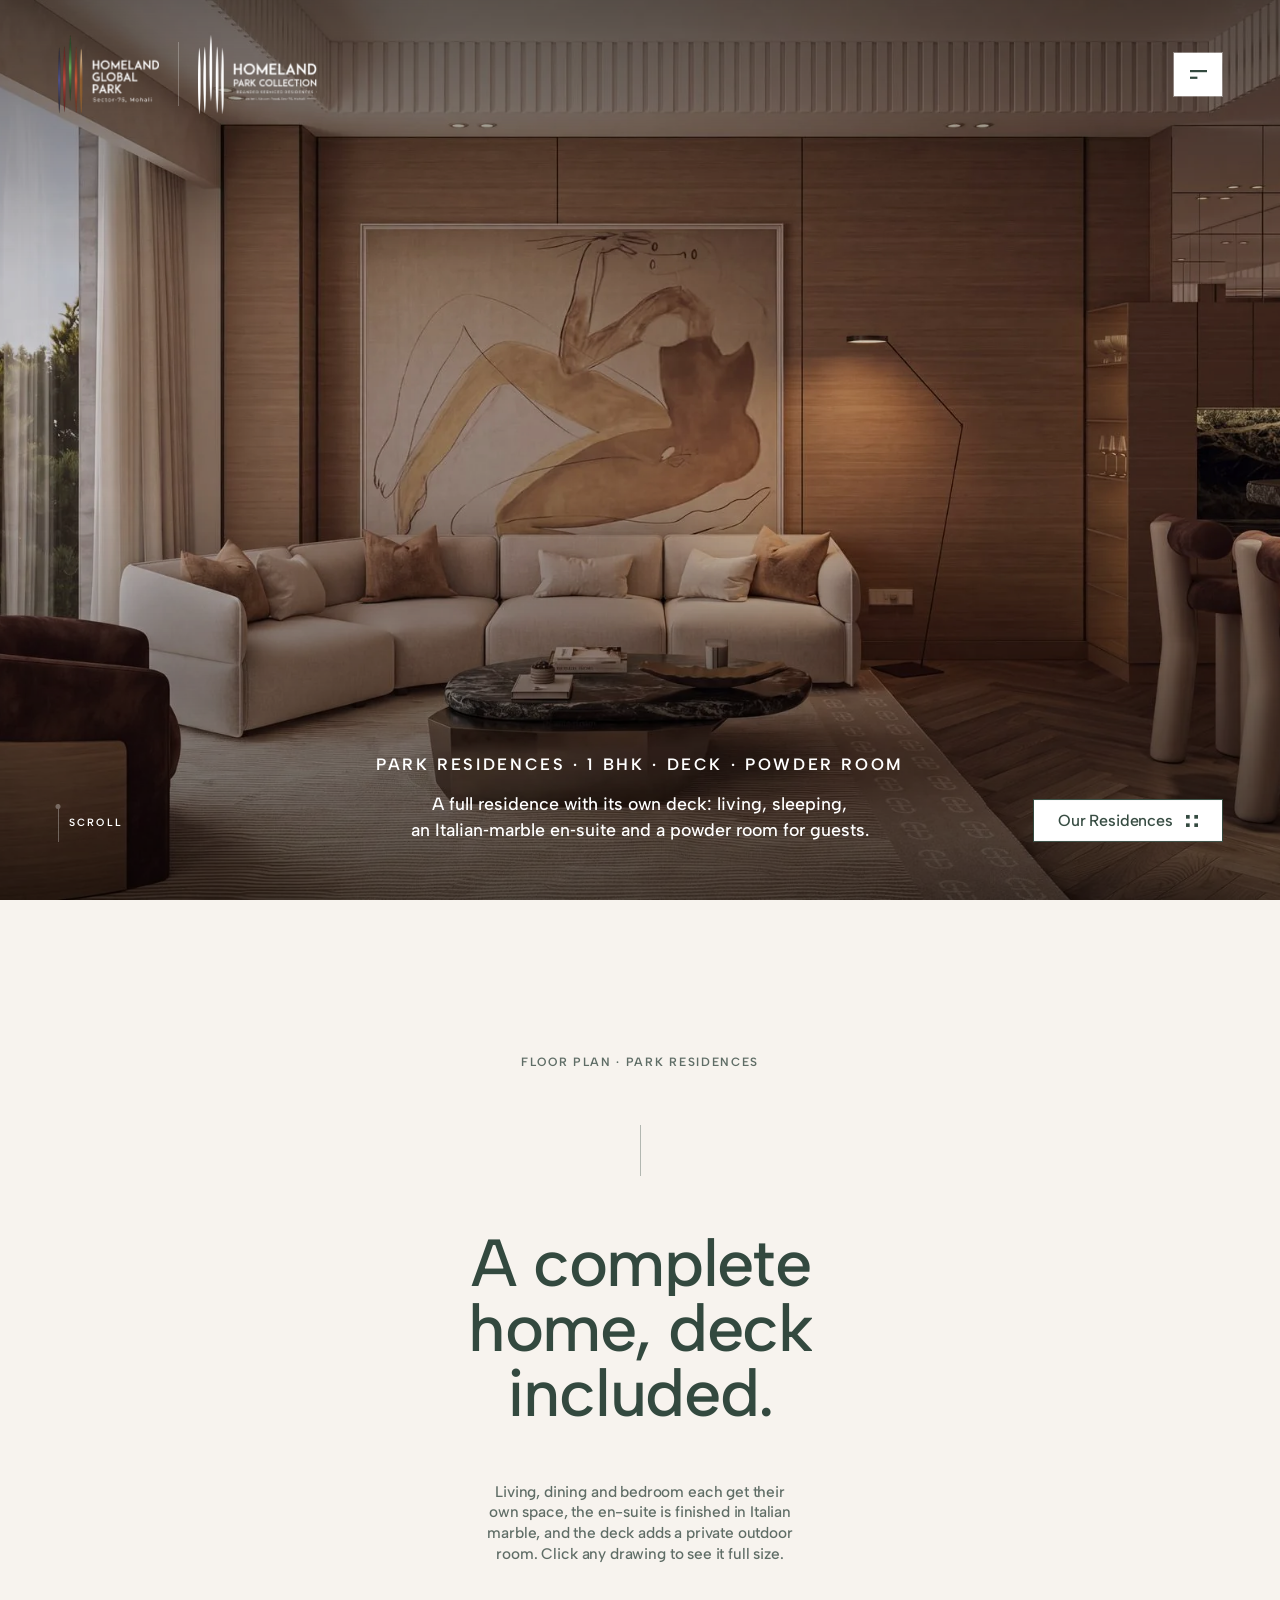
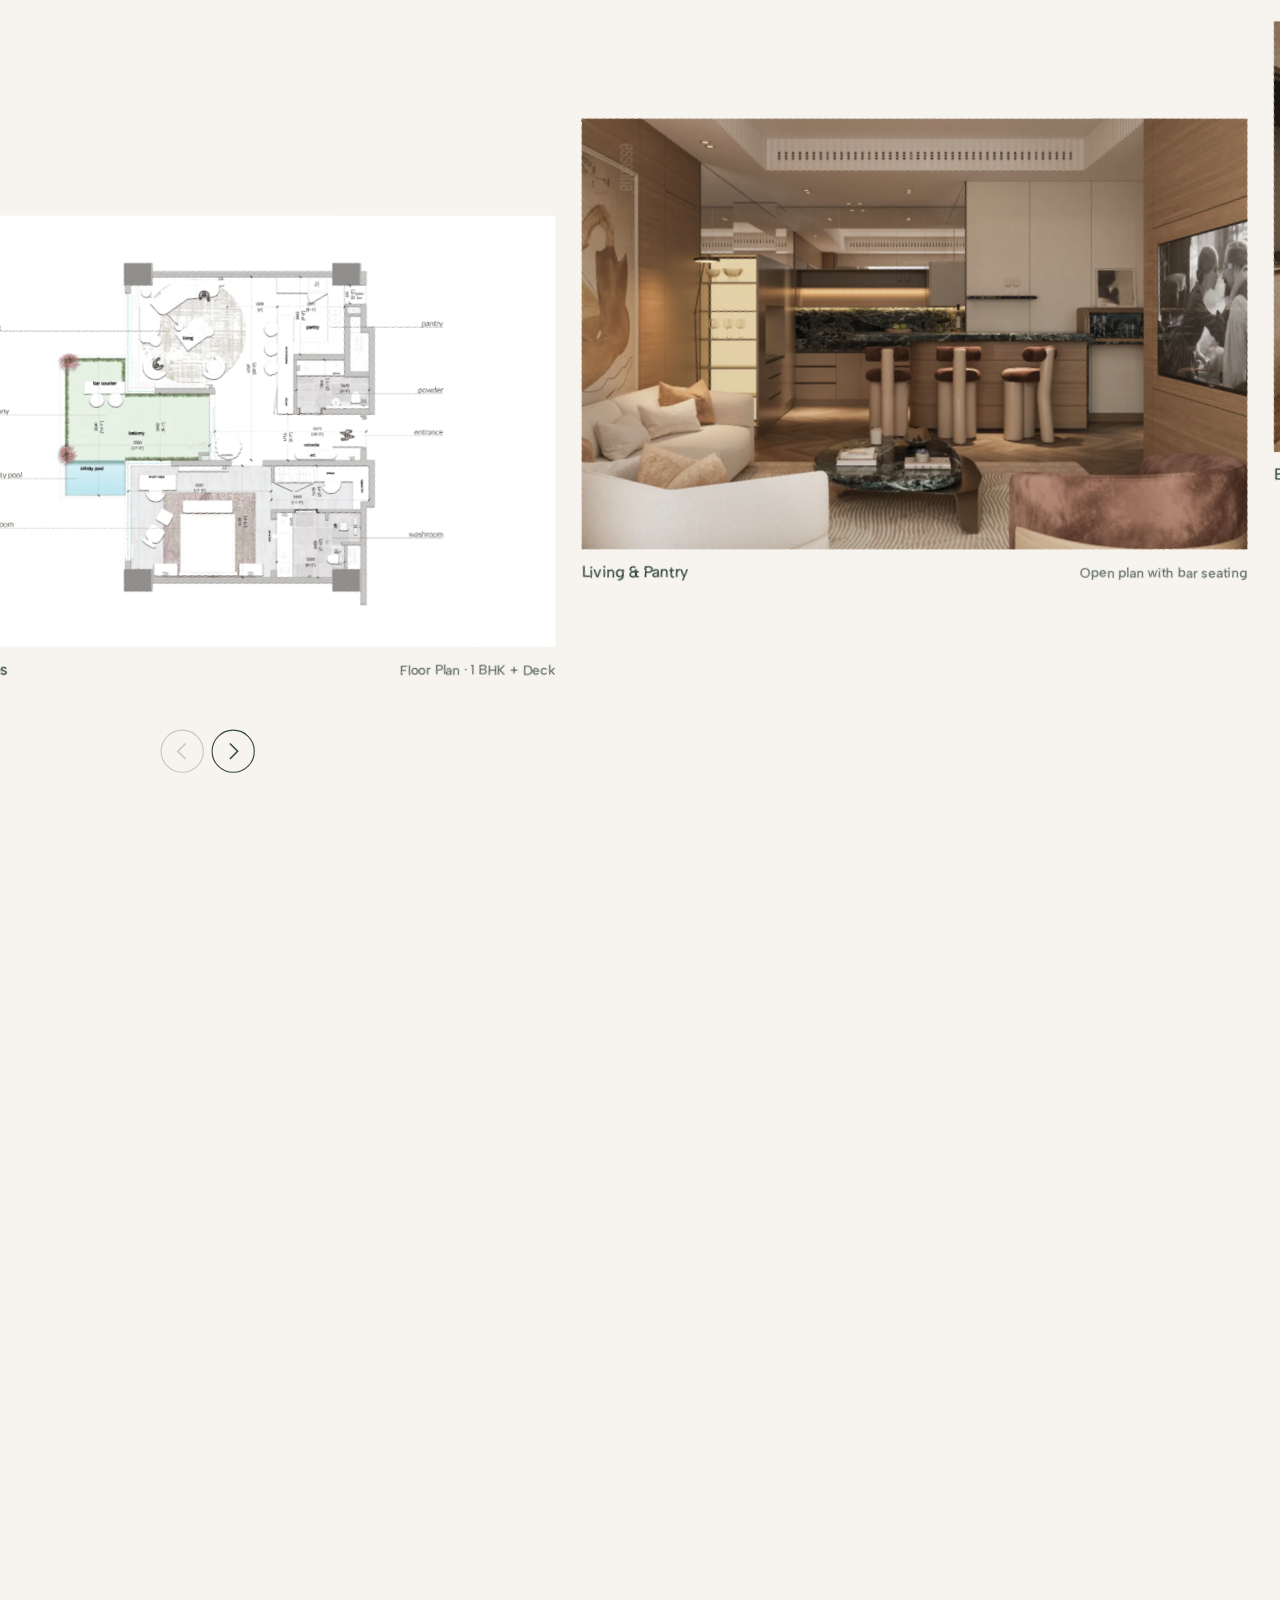
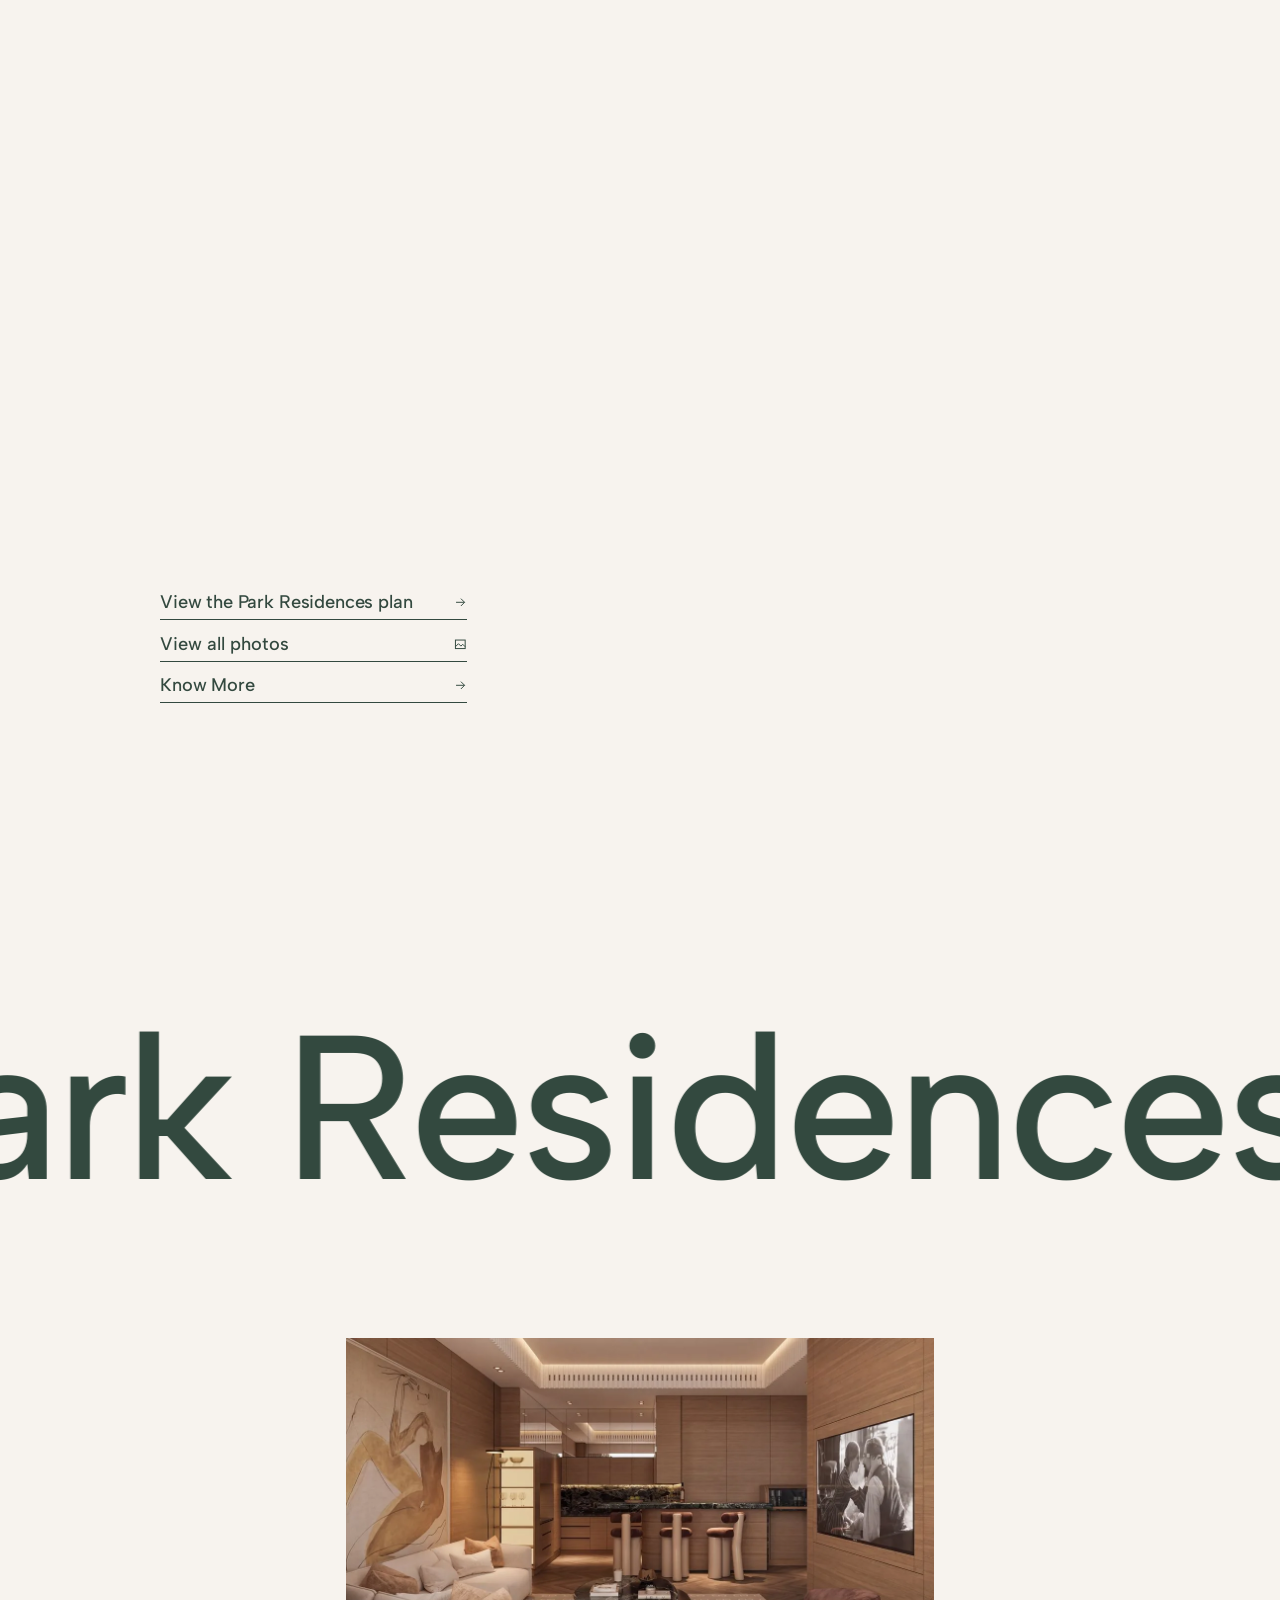
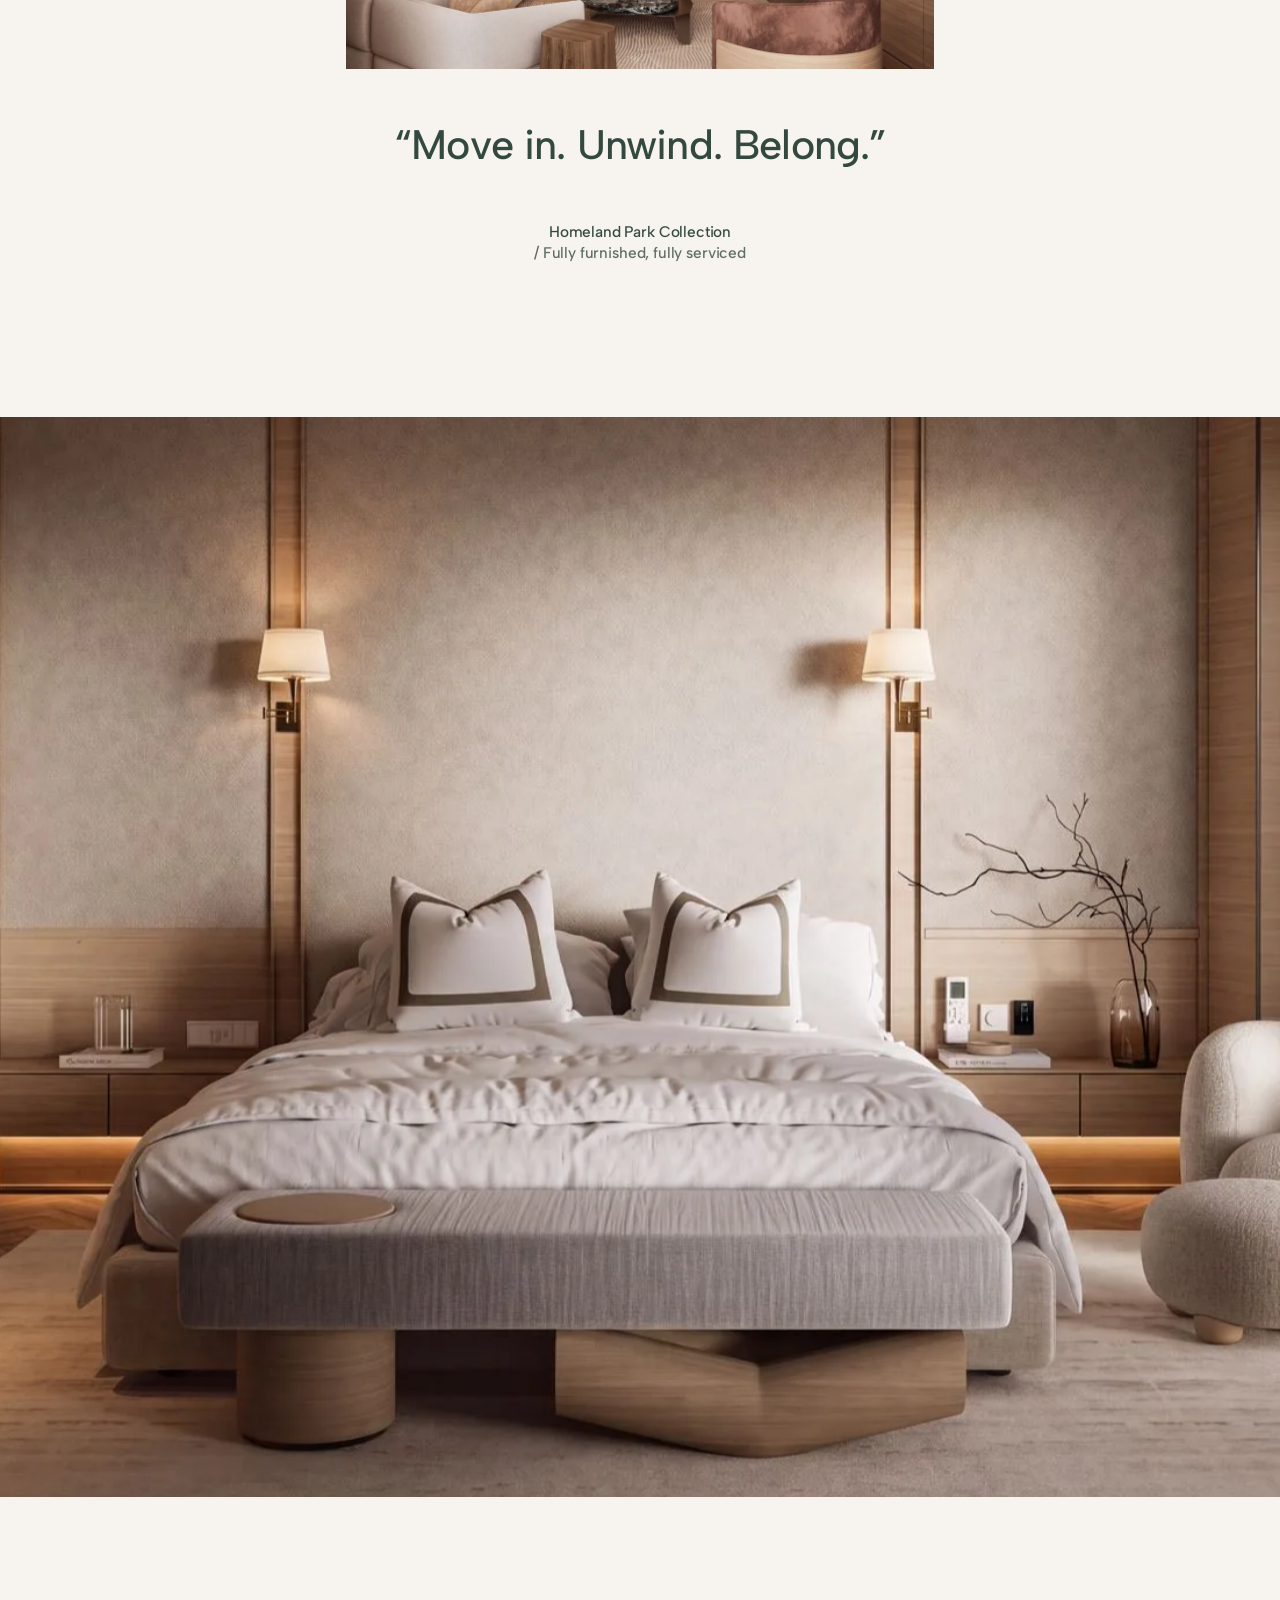
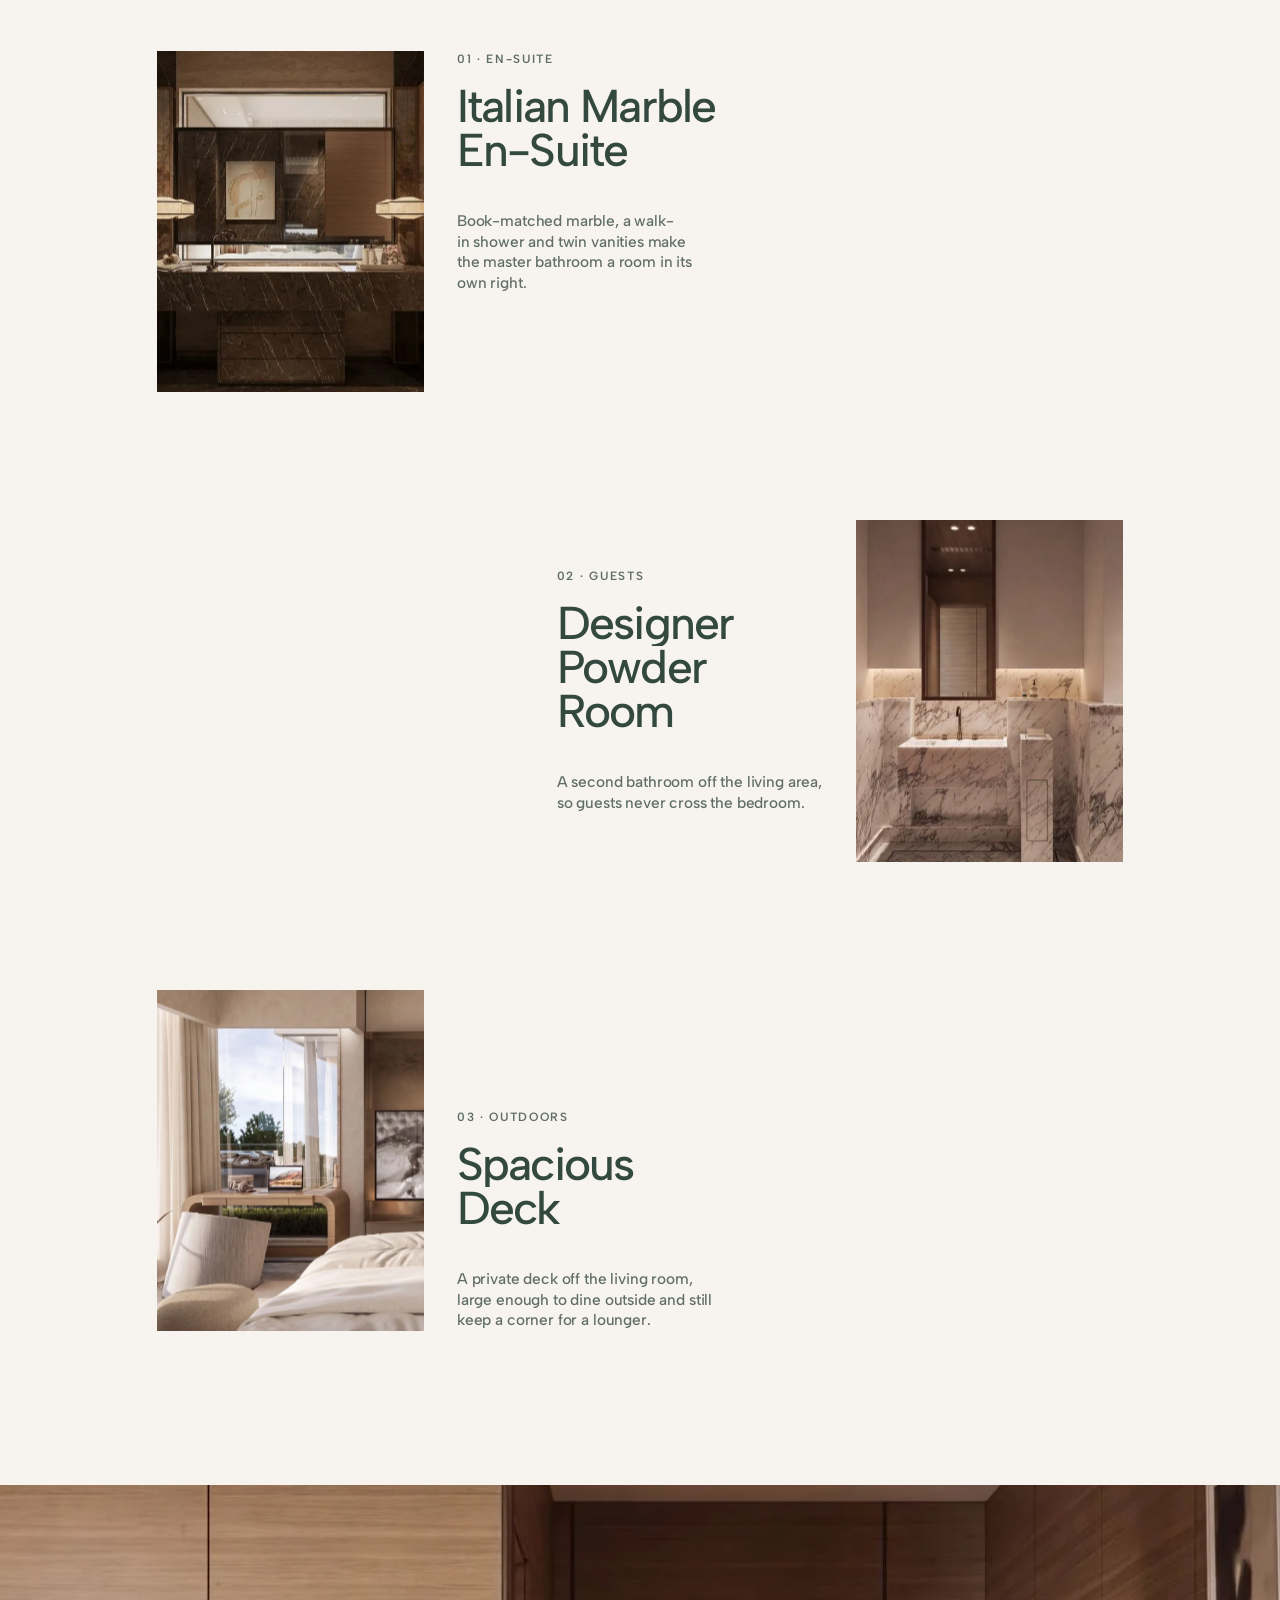
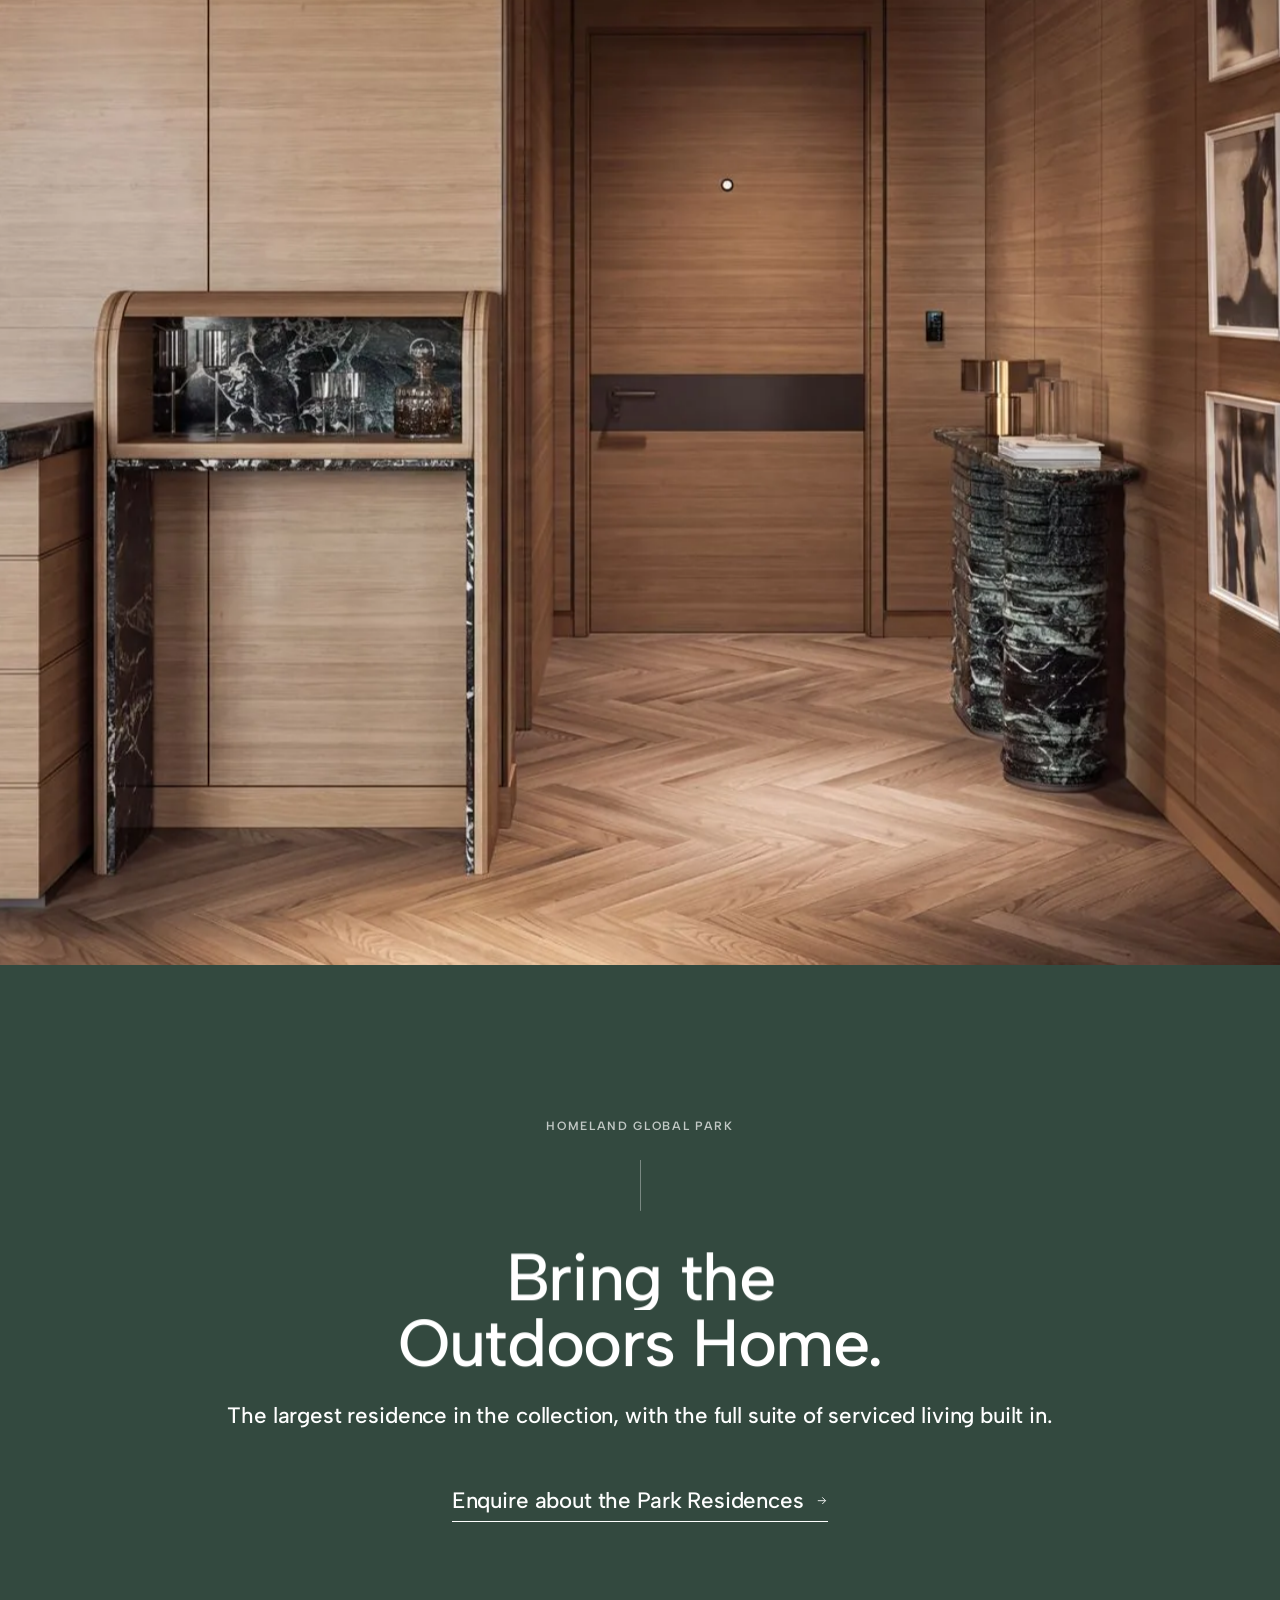
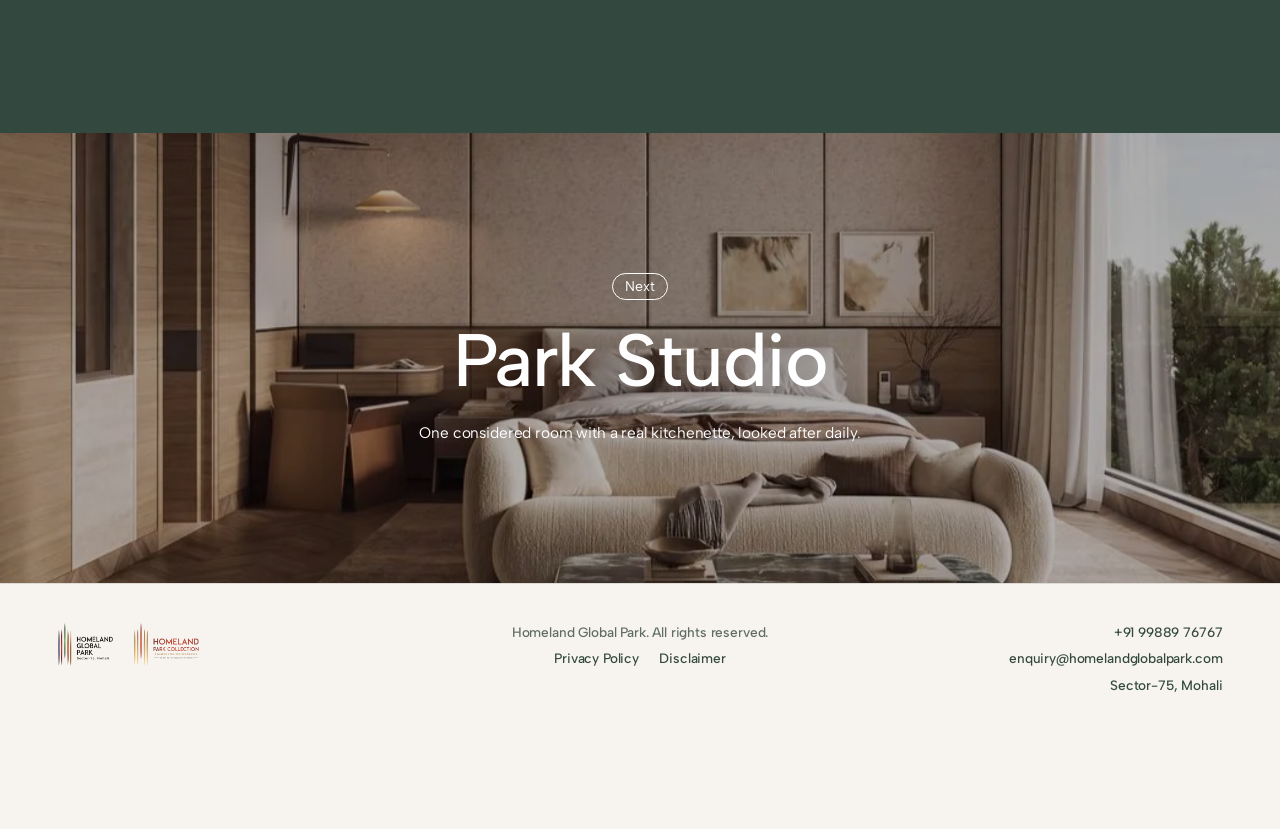
<file: one-bhk-deck.html>
<!doctype html>
<html lang="en" class="preloading">
<head>
  <meta charset="utf-8">
  <meta name="viewport" content="width=device-width, initial-scale=1">
  <title>Park Residences | Homeland Global Park</title>
  <meta name="description" content="A full residence with its own deck: living, sleeping, an Italian-marble en-suite and a powder room for guests.">
  <meta name="theme-color" content="#33493f">
  <meta property="og:type" content="website">
  <meta property="og:site_name" content="Homeland Global Park">
  <meta property="og:title" content="Park Residences | Homeland Global Park">
  <meta property="og:description" content="A full residence with its own deck: living, sleeping, an Italian-marble en-suite and a powder room for guests.">
  <meta property="og:url" content="https://jatin-dhir.github.io/hgp-preview/one-bhk-deck.html">
  <meta property="og:image" content="https://jatin-dhir.github.io/hgp-preview/assets/media/render-01-1200.jpg">
  <meta name="twitter:card" content="summary_large_image">
  <link rel="preload" as="image" href="assets/media/render-01-portrait.webp" media="(max-width: 650px) and (orientation: portrait)">
  <link rel="preload" as="image" href="assets/media/render-01-2000.webp" imagesrcset="assets/media/render-01-1200.webp 1200w, assets/media/render-01-2000.webp 2000w" imagesizes="100vw" media="not all and (max-width: 650px) and (orientation: portrait)">
  <link rel="icon" type="image/png" sizes="32x32" href="assets/media/favicon-32.png">
  <link rel="icon" type="image/png" sizes="192x192" href="assets/media/favicon-192.png">
  <link rel="apple-touch-icon" href="assets/media/apple-touch-icon.png">
  <script>document.documentElement.classList.add('js');</script>
  <link rel="preconnect" href="https://fonts.googleapis.com">
  <link rel="preconnect" href="https://fonts.gstatic.com" crossorigin>
  <link href="https://fonts.googleapis.com/css2?family=Albert+Sans:wght@400;500;600&display=swap" rel="stylesheet">
  <link rel="stylesheet" href="css/style.css?v=mv2bugfx">
  <link rel="stylesheet" href="css/sections.css?v=mv2bugfx">

</head>
<body class="category" data-category="one-bhk" style="--cat: #33493f; --cat-muted: #5f6d66;">

  <nav id="selection-menu" aria-label="Our residences" aria-hidden="true">
    <div class="selection-cards" style="--card-count: 4">

      <a href="index.html" class="selection-card selection-card--home" data-cursor="View" data-category="home">
        <span class="selection-card__panel">
          <span class="selection-card__title">Home</span>
          <span class="selection-card__desc">Back to the start: Punjab's first branded serviced residences.</span>
        </span>
        <span class="selection-card__cover" aria-hidden="true"><img src="assets/media/hero-poster.webp" width="1280" height="720" alt="" loading="lazy" decoding="async" style="background:url([data-uri]) center/cover no-repeat"></span>
      </a>
      <a href="studio.html" class="selection-card" data-cursor="View" data-category="studio" style="--card-color: #6a4f3d">
        <span class="selection-card__panel">
          <img class="selection-card__symbol" src="assets/media/mark-white.png" width="297" height="800" alt="" decoding="async">
          <span class="selection-card__title">Park Studio</span>
          <span class="selection-card__desc">Compact, fully furnished and designed for independent living — with everything already in place.</span>
        </span>
        <span class="selection-card__cover" aria-hidden="true"><img src="assets/media/render-09-1200.webp" width="1200" height="670" alt="" loading="lazy" decoding="async" style="background:url([data-uri]) center/cover no-repeat"></span>
      </a>
      <a href="one-bed-suite.html" class="selection-card" data-cursor="View" data-category="one-bed" style="--card-color: #4a3a31">
        <span class="selection-card__panel">
          <img class="selection-card__symbol" src="assets/media/mark-white.png" width="297" height="800" alt="" decoding="async">
          <span class="selection-card__title">Park Suite</span>
          <span class="selection-card__desc">A private, well-appointed suite with dedicated living and sleeping spaces — maintained to the highest standard daily.</span>
        </span>
        <span class="selection-card__cover" aria-hidden="true"><img src="assets/media/render-14-1200.webp" width="1200" height="670" alt="" loading="lazy" decoding="async" style="background:url([data-uri]) center/cover no-repeat"></span>
      </a>
      <a href="experience.html" class="selection-card selection-card--experience" data-cursor="View" data-category="experience">
        <span class="selection-card__panel">
          <img class="selection-card__symbol" src="assets/media/mark-white.png" width="297" height="800" alt="" decoding="async">
          <span class="selection-card__title">The Experience</span>
          <span class="selection-card__desc">Housekeeping, concierge and interiors that arrive finished.</span>
        </span>
        <span class="selection-card__cover" aria-hidden="true"><img src="assets/media/render-02-1200.webp" width="1200" height="670" alt="" loading="lazy" decoding="async" style="background:url([data-uri]) center/cover no-repeat"></span>
      </a>
    </div>
  </nav>

  <!-- the menu button sits top right, level with the logo; it is fixed so it stays reachable on long pages -->
  <div class="site-menu">
    <button type="button" class="menu-btn" data-open-menu aria-label="Open menu" aria-expanded="false" aria-controls="nav-menu">
      <svg viewBox="0 0 23 12" aria-hidden="true"><rect width="23" height="3" fill="currentColor"/><rect y="9" width="10" height="3" fill="currentColor"/></svg>
    </button>
  </div>


  <div id="page-stage">
    <main>

      <!-- ============ Hero: image grows to full screen on scroll ============ -->
      <div class="hero-stage">
        <section class="hero-sticky" aria-label="Park Residences">
          <div class="page-grid">
        <nav class="site-nav" aria-label="Primary">
          <header class="logo">
            <a href="index.html" aria-label="Homeland Global Park and Homeland Park Collection — home">
              <img class="logo__img logo__img--dark" src="assets/media/logo-hgp.webp" width="410" height="320" alt="Homeland Global Park, Sector-75, Mohali" decoding="async">
              <img class="logo__img logo__img--light" src="assets/media/logo-hgp-white.webp" width="407" height="320" alt="" aria-hidden="true" decoding="async">
              <span class="logo__divider" aria-hidden="true"></span>
              <img class="logo__img logo__img--partner" src="assets/media/logo-hpc.webp" width="479" height="320" alt="Homeland Park Collection" decoding="async">
            </a>
          </header>
          <a href="index.html" class="about-btn link-underline">Home</a>
        </nav>

            <div class="hero-section">
              <div class="hero-top">
                <div class="hero-visual-slot">
                  <div class="hero-visual">
                    <picture><source media="(max-width: 650px) and (orientation: portrait)" srcset="assets/media/render-01-portrait.webp"><img class="hero-opening-media" src="assets/media/render-01-2000.webp" width="2000" height="1116" srcset="assets/media/render-01-1200.webp 1200w, assets/media/render-01-2000.webp 2000w" sizes="100vw" alt="Living room with a curved sofa" fetchpriority="high" decoding="async" style="background:url([data-uri]) center/cover no-repeat"></picture>
                    <span class="hero-visual__shade" aria-hidden="true"></span>
                  </div>
                </div>
              </div>
              <div class="hero-bottom">
                <div class="hero-content">
                  <h1 class="sr-only">Park Residences</h1>
                  <span class="hero-eyebrow caps-label" data-hero-eyebrow><span class="hero-eyebrow__name">Park Residences</span><span class="hero-eyebrow__sep"> · </span>1 BHK · Deck · Powder Room</span>
                  <p class="hero-lead" data-lines>A&nbsp;full residence with its own&nbsp;deck: living, sleeping, an&nbsp;Italian&#8209;marble&nbsp;en&#8209;suite and a&nbsp;powder&nbsp;room for&nbsp;guests.</p>
                </div>
              </div>
            </div>
            <footer class="site-footer">
              <span class="scroll-hint" aria-hidden="true"><span class="scroll-hint__line"><span class="scroll-hint__dot"></span></span><span class="scroll-hint__label">Scroll</span></span>
            </footer>
          </div>
        </section>
        <div class="hero-spacer" aria-hidden="true"></div>
      </div>

      <!-- ============ Floor plan + rooms ============ -->
      <section class="cat-gallery" id="floor-plans">
        <div class="cat-intro">
          <span class="cat-intro__eyebrow caps-label" data-fade>Floor Plan · Park Residences</span>
          <span class="cat-intro__line" aria-hidden="true"></span>
          <h2 class="display" data-lines>A complete home, deck included.</h2>
          <p data-fade>Living, dining and bedroom each get their own space, the en-suite is finished in Italian marble, and the deck adds a private outdoor room. Click any drawing to see it full size.</p>
        </div>
        <div class="slider" data-slider aria-label="Park Residences floor plan and rooms">
          <div class="slider__viewport" data-cursor="Drag">
            <div class="slider__track">
              <figure class="slider__item slider__item--plan">
                <a class="slider__media" data-cursor="View" href="assets/media/layout-residence-plan.webp" data-lightbox="assets/media/layout-residence-plan.webp" data-caption="Park Residences — Floor Plan · 1 BHK + Deck" tabindex="-1"><img src="assets/media/layout-residence-plan.webp" width="1600" height="913" alt="Park Residences floor plan: living room, bedroom, balcony, pantry, powder room and washroom" loading="eager" fetchpriority="low" decoding="async" draggable="false"></a>
                <figcaption class="slider__caption"><span class="slider__title">Park Residences</span><span class="slider__specs">Floor Plan · 1 BHK + Deck</span></figcaption>
              </figure>
              <figure class="slider__item">
                <a class="slider__media" data-cursor="View" href="assets/media/layout-residence-1.webp" data-lightbox="assets/media/layout-residence-1.webp" data-caption="Living &amp; Pantry — Open plan with bar seating" tabindex="-1"><img src="assets/media/layout-residence-1.webp" width="1600" height="913" alt="Park Residences living room open to the pantry and its bar seating" loading="eager" fetchpriority="low" decoding="async" draggable="false" style="background:url([data-uri]) center/cover no-repeat"></a>
                <figcaption class="slider__caption"><span class="slider__title">Living &amp; Pantry</span><span class="slider__specs">Open plan with bar seating</span></figcaption>
              </figure>
              <figure class="slider__item">
                <a class="slider__media" data-cursor="View" href="assets/media/layout-residence-2.webp" data-lightbox="assets/media/layout-residence-2.webp" data-caption="Bedroom — Wall lights and a reading corner" tabindex="-1"><img src="assets/media/layout-residence-2.webp" width="1600" height="913" alt="Park Residences bedroom with wall lights and a lounge chair" loading="eager" fetchpriority="low" decoding="async" draggable="false" style="background:url([data-uri]) center/cover no-repeat"></a>
                <figcaption class="slider__caption"><span class="slider__title">Bedroom</span><span class="slider__specs">Wall lights and a reading corner</span></figcaption>
              </figure>
              <figure class="slider__item">
                <a class="slider__media" data-cursor="View" href="assets/media/layout-residence-3.webp" data-lightbox="assets/media/layout-residence-3.webp" data-caption="Living Room — Lounge seating and a dining corner" tabindex="-1"><img src="assets/media/layout-residence-3.webp" width="1600" height="913" alt="Park Residences living room with a sofa facing the window" loading="eager" fetchpriority="low" decoding="async" draggable="false" style="background:url([data-uri]) center/cover no-repeat"></a>
                <figcaption class="slider__caption"><span class="slider__title">Living Room</span><span class="slider__specs">Lounge seating and a dining corner</span></figcaption>
              </figure>
            </div>
          </div>
          <div class="slider__nav">
            <button type="button" class="slider__arrow" data-prev aria-label="Previous">
              <svg viewBox="0 0 40 40" aria-hidden="true"><circle cx="20" cy="20" r="19" fill="none" stroke="currentColor" stroke-width="1"/><path d="M23 13l-7 7 7 7" fill="none" stroke="currentColor" stroke-width="1.4"/></svg>
            </button>
            <button type="button" class="slider__arrow" data-next aria-label="Next">
              <svg viewBox="0 0 40 40" aria-hidden="true"><circle cx="20" cy="20" r="19" fill="none" stroke="currentColor" stroke-width="1"/><path d="M17 13l7 7-7 7" fill="none" stroke="currentColor" stroke-width="1.4"/></svg>
            </button>
          </div>
        </div>
        <div class="cat-gallery__foot" data-fade>
          <a class="cat-cta__link link-underline link-underline--on" href="assets/media/layout-residence-plan.webp" data-lightbox="assets/media/layout-residence-plan.webp" data-caption="Park Residences — floor plan">
            View the Park Residences plan
            <svg viewBox="0 0 24 24" aria-hidden="true"><path d="M5 12h14m-6-6 6 6-6 6" fill="none" stroke="currentColor" stroke-width="1.6"/></svg>
          </a>
          <button type="button" class="cat-cta__link link-underline link-underline--on" data-gallery-open="#floor-plans">
            View all photos
            <svg viewBox="0 0 24 24" aria-hidden="true"><rect x="4" y="5" width="16" height="14" fill="none" stroke="currentColor" stroke-width="1.6"/><path d="m4 16 5-5 4 4 3-3 4 4" fill="none" stroke="currentColor" stroke-width="1.6"/></svg>
          </button>
          <!-- Know More opens the residence's presentation once "knowMore" is set in content/residences.json -->
          <a class="cat-cta__link link-underline link-underline--on cat-gallery__more" href="enquire.html?subject=Park%20Residences">
            Know More<span class="sr-only"> about Park Residences</span>
            <svg viewBox="0 0 24 24" aria-hidden="true"><path d="M5 12h14m-6-6 6 6-6 6" fill="none" stroke="currentColor" stroke-width="1.6"/></svg>
          </a>
        </div>
      </section>

      <!-- ============ Outro: marquee + quote ============ -->
      <section class="cat-outro">
        <div class="cat-outro__marquee">
          <div class="marquee marquee--outro" aria-hidden="true" data-marquee-speed="60">
            <div class="marquee-reveal">
              <div class="marquee-scroll">
                <div class="marquee-collection"><span class="marquee-text">Park Residences</span></div>
              </div>
            </div>
          </div>
        </div>
        <div class="cat-quote">
          <figure class="cat-quote__figure" data-clip><img src="assets/media/render-02-1200.webp" width="1200" height="670" alt="" loading="lazy" decoding="async" style="background:url([data-uri]) center/cover no-repeat"></figure>
          <h2 class="cat-quote__text display" data-lines>&ldquo;Move in. Unwind. Belong.&rdquo;</h2>
          <div class="cat-quote__attrib" data-fade>
            <span class="cat-quote__name">Homeland Park Collection</span>
            <span class="cat-quote__source">/ Fully furnished, fully serviced</span>
          </div>
        </div>
      </section>

      <section class="cat-parallax" aria-hidden="true">
        <div class="cat-parallax__viewport"><picture><source media="(max-width: 650px) and (orientation: portrait)" srcset="assets/media/render-04-portrait.webp"><img src="assets/media/render-04-2000.webp" width="2000" height="1116" srcset="assets/media/render-04-1200.webp 1200w, assets/media/render-04-2000.webp 2000w" sizes="100vw" alt="Bedroom with wall lights and a lounge chair" loading="lazy" decoding="async" data-parallax style="background:url([data-uri]) center/cover no-repeat"></picture></div>
      </section>

      <!-- ============ Highlights ============ -->
      <section class="cat-values" id="highlights">
        <article class="cat-values__row">
          <figure class="cat-values__figure" data-clip><img src="assets/media/room-12.webp" width="590" height="652" alt="Master bathroom in Italian marble" loading="lazy" decoding="async" data-parallax-figure style="background:url([data-uri]) center/cover no-repeat"></figure>
          <div class="cat-values__copy cat-values__copy--start">
            <span class="cat-values__eyebrow caps-label" data-fade>01 · En-suite</span>
            <h3 class="cat-values__stat" data-lines>Italian Marble En-Suite</h3>
            <p class="cat-values__desc" data-fade>Book-matched marble, a walk-in shower and twin vanities make the master bathroom a room in its own right.</p>
          </div>
        </article>
        <article class="cat-values__row cat-values__row--reverse">
          <div class="cat-values__copy cat-values__copy--center">
            <span class="cat-values__eyebrow caps-label" data-fade>02 · Guests</span>
            <h3 class="cat-values__stat" data-lines>Designer Powder Room</h3>
            <p class="cat-values__desc" data-fade>A second bathroom off the living area, so guests never cross the bedroom.</p>
          </div>
          <figure class="cat-values__figure" data-clip><img src="assets/media/room-13.webp" width="537" height="647" alt="Powder room with a designer vanity" loading="lazy" decoding="async" data-parallax-figure style="background:url([data-uri]) center/cover no-repeat"></figure>
        </article>
        <article class="cat-values__row">
          <figure class="cat-values__figure" data-clip><img src="assets/media/room-14.webp" width="900" height="1116" alt="Desk at the bedroom window, looking out to the deck" loading="lazy" decoding="async" data-parallax-figure style="background:url([data-uri]) center/cover no-repeat"></figure>
          <div class="cat-values__copy cat-values__copy--end">
            <span class="cat-values__eyebrow caps-label" data-fade>03 · Outdoors</span>
            <h3 class="cat-values__stat" data-lines>Spacious Deck</h3>
            <p class="cat-values__desc" data-fade>A private deck off the living room, large enough to dine outside and still keep a corner for a lounger.</p>
          </div>
        </article>
      </section>

      <section class="cat-parallax" aria-hidden="true">
        <div class="cat-parallax__viewport"><picture><source media="(max-width: 650px) and (orientation: portrait)" srcset="assets/media/render-03-portrait.webp"><img src="assets/media/render-03-2000.webp" width="2000" height="1116" srcset="assets/media/render-03-1200.webp 1200w, assets/media/render-03-2000.webp 2000w" sizes="100vw" alt="Entrance hall beside the pantry's green marble bar" loading="lazy" decoding="async" data-parallax style="background:url([data-uri]) center/cover no-repeat"></picture></div>
      </section>

      <!-- ============ CTA ============ -->
      <section class="cat-cta" id="enquire">
        <div class="cat-cta__inner">
          <span class="cat-intro__eyebrow caps-label" data-fade>Homeland Global Park</span>
          <span class="cat-cta__line" aria-hidden="true" data-line></span>
          <h2 class="display" data-lines>Bring the Outdoors Home.</h2>
          <p class="cat-cta__sub" data-fade>The largest residence in the collection, with the full suite of serviced living built in.</p>
          <a class="cat-cta__link link-underline link-underline--on" href="enquire.html?subject=Park Residences" data-fade>
            Enquire about the Park Residences
            <svg viewBox="0 0 24 24" aria-hidden="true"><path d="M5 12h14m-6-6 6 6-6 6" fill="none" stroke="currentColor" stroke-width="1.6"/></svg>
          </a>
        </div>
      </section>

      <!-- ============ Next residence ============ -->
      <section class="cat-next">
        <a class="cat-next__content" data-cursor="Next" href="studio.html">
          <span class="cat-next__viewport" aria-hidden="true">
            <span class="cat-next__parallax"><picture><source media="(max-width: 650px) and (orientation: portrait)" srcset="assets/media/render-09-portrait.webp"><img src="assets/media/render-09-1200.webp" width="1200" height="670" alt="" loading="lazy" decoding="async" data-parallax style="background:url([data-uri]) center/cover no-repeat"></picture></span>
          </span>
          <span class="cat-next__overlay" aria-hidden="true"></span>
          <span class="cat-next__body">
            <span class="cat-next__label">Next</span>
            <span class="cat-next__title">Park Studio</span>
            <span class="cat-next__desc">One considered room with a real kitchenette, looked after daily.</span>
          </span>
        </a>
      </section>

      <footer class="site-foot" id="footer">
        <div class="site-foot__brand">
          <img class="site-foot__logo" src="assets/media/logo-hgp.webp" width="410" height="320" alt="Homeland Global Park" loading="lazy" decoding="async">
          <img class="site-foot__logo site-foot__logo--partner" src="assets/media/logo-hpc.webp" width="479" height="320" alt="Homeland Park Collection" loading="lazy" decoding="async">
        </div>
        <div class="site-foot__meta">
          <span data-copyright>Homeland Global Park. All rights reserved.</span>
          <nav class="site-foot__links" aria-label="Legal">
            <a class="link-underline" href="privacy.html">Privacy Policy</a>
            <a class="link-underline" href="disclaimer.html">Disclaimer</a>
          </nav>
        </div>
        <div class="site-foot__contact">
          <a class="link-underline" href="tel:+919988976767">+91 99889 76767</a>
          <a class="link-underline" href="mailto:enquiry@homelandglobalpark.com">enquiry@homelandglobalpark.com</a>
          <span>Sector-75, Mohali</span>
        </div>
      </footer>

    </main>
  </div>

  <div class="site-actions">
    <a href="#selection-menu" class="selection-btn" data-open-selection aria-haspopup="true" aria-expanded="false" aria-controls="selection-menu">
      <span>Our Residences</span>
      <svg viewBox="0 0 13 13" aria-hidden="true"><rect width="4" height="4" fill="currentColor"/><rect x="9" width="4" height="4" fill="currentColor"/><rect y="9" width="4" height="4" fill="currentColor"/><rect x="9" y="9" width="4" height="4" fill="currentColor"/></svg>
    </a>
  </div>

  <div id="nav-menu" aria-hidden="true">
    <div class="nav-menu__overlay" data-close-menu></div>
    <div class="nav-menu__panel" role="dialog" aria-modal="true" aria-label="Menu">
      <nav class="nav-menu__links" aria-label="Menu">
        <a class="rolling-text" href="index.html"><span class="rolling-text__block">Home</span><span class="rolling-text__block" aria-hidden="true">Home</span></a>
        <a class="rolling-text" href="#selection-menu" data-open-selection><span class="rolling-text__block">Residences</span><span class="rolling-text__block" aria-hidden="true">Residences</span></a>
        <a class="rolling-text" href="experience.html#about"><span class="rolling-text__block">The Experience</span><span class="rolling-text__block" aria-hidden="true">The Experience</span></a>
        <a class="rolling-text" href="experience.html#housekeeping"><span class="rolling-text__block">Housekeeping</span><span class="rolling-text__block" aria-hidden="true">Housekeeping</span></a>
        <a class="rolling-text" href="experience.html#services"><span class="rolling-text__block">Services</span><span class="rolling-text__block" aria-hidden="true">Services</span></a>
        <a class="rolling-text" href="experience.html#interiors"><span class="rolling-text__block">Interiors</span><span class="rolling-text__block" aria-hidden="true">Interiors</span></a>
        <a class="rolling-text" href="enquire.html"><span class="rolling-text__block">Enquire Now</span><span class="rolling-text__block" aria-hidden="true">Enquire Now</span></a>
      </nav>
      <div class="nav-menu__contact">
        <a href="https://wa.me/919988976767" target="_blank" rel="noopener">
          <svg viewBox="0 0 24 24" aria-hidden="true"><path d="M12 3a9 9 0 0 0-7.7 13.6L3 21l4.5-1.2A9 9 0 1 0 12 3Z" fill="none" stroke="currentColor" stroke-width="1.5"/><path d="M9 8.5c.2 2.6 2 4.9 4.6 5.8l1.2-1.3-1.9-1-.9.6c-.8-.4-1.4-1-1.8-1.8l.6-.9-1-1.9L9 8.5Z" fill="currentColor"/></svg>
          +91 99889 76767
        </a>
        <a href="mailto:enquiry@homelandglobalpark.com">
          <svg viewBox="0 0 24 24" aria-hidden="true"><rect x="3" y="5.5" width="18" height="13" fill="none" stroke="currentColor" stroke-width="1.5"/><path d="m3.5 6.5 8.5 6.5 8.5-6.5" fill="none" stroke="currentColor" stroke-width="1.5"/></svg>
          Email
        </a>
      </div>
      <button type="button" class="nav-menu__burger" data-close-menu aria-label="Close menu">
        <svg viewBox="0 0 23 12" aria-hidden="true"><rect width="23" height="3" fill="currentColor"/><rect y="9" width="10" height="3" fill="currentColor"/></svg>
      </button>
    </div>
  </div>

  <div class="cursor" aria-hidden="true">
    <div class="cursor__dot"></div>
    <div class="cursor__ring"><span class="cursor__label"></span></div>
  </div>

  <div id="lightbox" class="lightbox" aria-hidden="true" role="dialog" aria-label="Image">
    <button type="button" class="lightbox__close" data-close-lightbox aria-label="Close">
      <svg viewBox="0 0 24 24" aria-hidden="true"><path d="M6 6l12 12M18 6 6 18" fill="none" stroke="currentColor" stroke-width="1.6"/></svg>
    </button>
    <button type="button" class="lightbox__nav lightbox__nav--prev" data-lightbox-prev aria-label="Previous image">
      <svg viewBox="0 0 24 24" aria-hidden="true"><path d="m15 5-7 7 7 7" fill="none" stroke="currentColor" stroke-width="1.6"/></svg>
    </button>
    <button type="button" class="lightbox__nav lightbox__nav--next" data-lightbox-next aria-label="Next image">
      <svg viewBox="0 0 24 24" aria-hidden="true"><path d="m9 5 7 7-7 7" fill="none" stroke="currentColor" stroke-width="1.6"/></svg>
    </button>
    <figure class="lightbox__figure">
      <img class="lightbox__img" alt="">
      <figcaption class="lightbox__caption"><span class="lightbox__text"></span><span class="lightbox__count"></span></figcaption>
    </figure>
  </div>

  <script src="js/vendor/gsap.min.js"></script>
  <script src="js/vendor/CustomEase.min.js"></script>
  <script src="js/vendor/ScrollTrigger.min.js"></script>
  <script src="js/vendor/lenis.min.js"></script>
  <script src="js/app.js?v=mv2bugfx"></script>
  <script src="js/sections.js?v=mv2bugfx"></script>

</body>
</html>
</file>
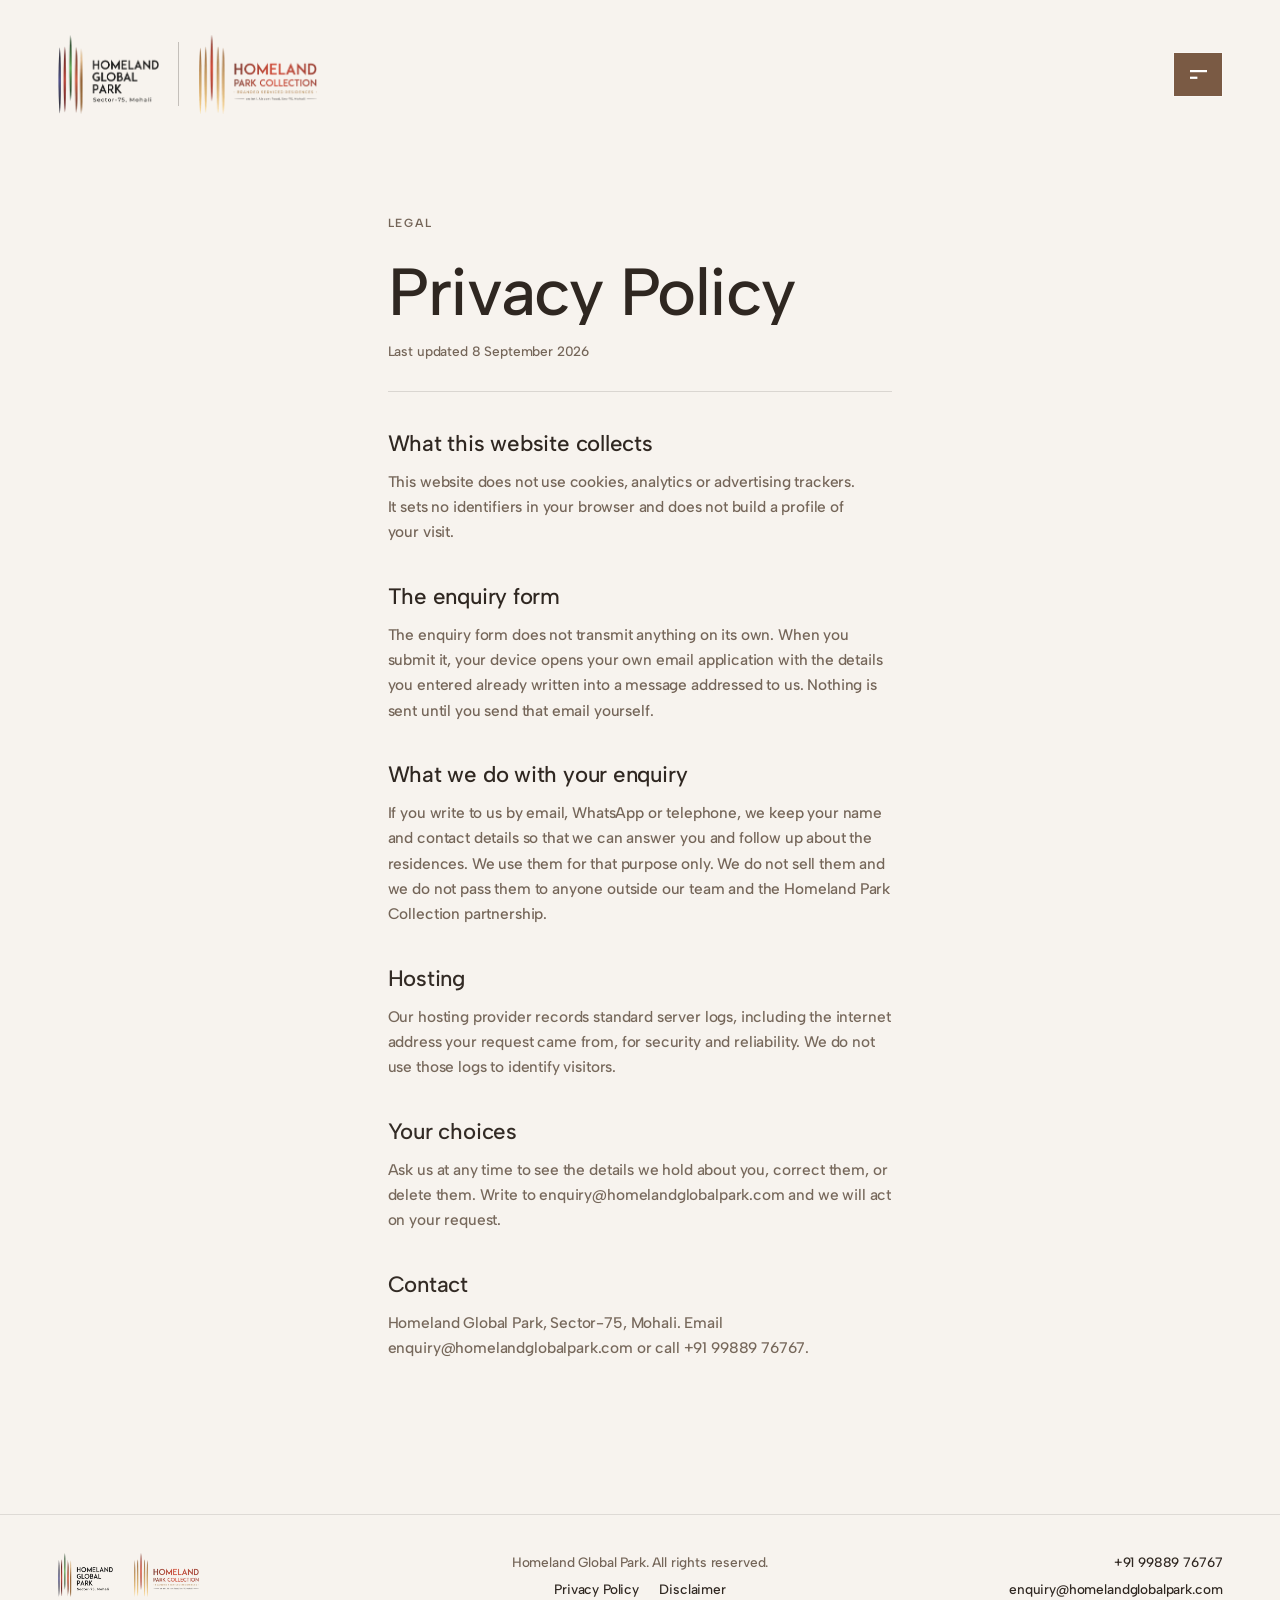
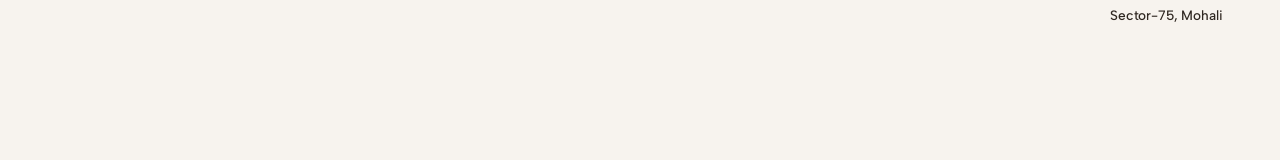
<file: privacy.html>
<!doctype html>
<html lang="en" class="preloading">
<head>
  <meta charset="utf-8">
  <meta name="viewport" content="width=device-width, initial-scale=1">
  <title>Privacy Policy | Homeland Global Park</title>
  <meta name="description" content="How Homeland Global Park handles the information you share through this website.">
  <meta name="theme-color" content="#f7f3ee">
  <meta property="og:type" content="website">
  <meta property="og:site_name" content="Homeland Global Park">
  <meta property="og:title" content="Privacy Policy | Homeland Global Park">
  <meta property="og:description" content="How Homeland Global Park handles the information you share through this website.">
  <meta property="og:url" content="https://jatin-dhir.github.io/hgp-preview/privacy.html">
  <meta property="og:image" content="https://jatin-dhir.github.io/hgp-preview/assets/media/render-01-1200.jpg">
  <meta name="twitter:card" content="summary_large_image">
  <link rel="icon" type="image/png" sizes="32x32" href="assets/media/favicon-32.png">
  <link rel="icon" type="image/png" sizes="192x192" href="assets/media/favicon-192.png">
  <link rel="apple-touch-icon" href="assets/media/apple-touch-icon.png">
  <script>document.documentElement.classList.add('js');</script>
  <link rel="preconnect" href="https://fonts.googleapis.com">
  <link rel="preconnect" href="https://fonts.gstatic.com" crossorigin>
  <link href="https://fonts.googleapis.com/css2?family=Albert+Sans:wght@400;500;600&display=swap" rel="stylesheet">
  <link rel="stylesheet" href="css/style.css?v=mv2bugfx">
  <link rel="stylesheet" href="css/sections.css?v=mv2bugfx">

</head>
<body class="legal">

  <nav id="selection-menu" aria-label="Our residences" aria-hidden="true">
    <div class="selection-cards" style="--card-count: 4">

      <a href="index.html" class="selection-card selection-card--home" data-cursor="View" data-category="home">
        <span class="selection-card__panel">
          <span class="selection-card__title">Home</span>
          <span class="selection-card__desc">Back to the start: Punjab's first branded serviced residences.</span>
        </span>
        <span class="selection-card__cover" aria-hidden="true"><img src="assets/media/hero-poster.webp" width="1280" height="720" alt="" loading="lazy" decoding="async" style="background:url([data-uri]) center/cover no-repeat"></span>
      </a>
      <a href="studio.html" class="selection-card" data-cursor="View" data-category="studio" style="--card-color: #6a4f3d">
        <span class="selection-card__panel">
          <img class="selection-card__symbol" src="assets/media/mark-white.png" width="297" height="800" alt="" decoding="async">
          <span class="selection-card__title">Park Studio</span>
          <span class="selection-card__desc">Compact, fully furnished and designed for independent living — with everything already in place.</span>
        </span>
        <span class="selection-card__cover" aria-hidden="true"><img src="assets/media/render-09-1200.webp" width="1200" height="670" alt="" loading="lazy" decoding="async" style="background:url([data-uri]) center/cover no-repeat"></span>
      </a>
      <a href="one-bed-suite.html" class="selection-card" data-cursor="View" data-category="one-bed" style="--card-color: #4a3a31">
        <span class="selection-card__panel">
          <img class="selection-card__symbol" src="assets/media/mark-white.png" width="297" height="800" alt="" decoding="async">
          <span class="selection-card__title">Park Suite</span>
          <span class="selection-card__desc">A private, well-appointed suite with dedicated living and sleeping spaces — maintained to the highest standard daily.</span>
        </span>
        <span class="selection-card__cover" aria-hidden="true"><img src="assets/media/render-14-1200.webp" width="1200" height="670" alt="" loading="lazy" decoding="async" style="background:url([data-uri]) center/cover no-repeat"></span>
      </a>
      <a href="one-bhk-deck.html" class="selection-card" data-cursor="View" data-category="one-bhk" style="--card-color: #33493f">
        <span class="selection-card__panel">
          <img class="selection-card__symbol" src="assets/media/mark-white.png" width="297" height="800" alt="" decoding="async">
          <span class="selection-card__title">Park Residences</span>
          <span class="selection-card__desc">A complete residence with an outdoor deck — offering privacy, space and the full suite of serviced living.</span>
        </span>
        <span class="selection-card__cover" aria-hidden="true"><img src="assets/media/render-01-1200.webp" width="1200" height="670" alt="" loading="lazy" decoding="async" style="background:url([data-uri]) center/cover no-repeat"></span>
      </a>
    </div>
  </nav>

  <!-- the menu button sits top right, level with the logo; it is fixed so it stays reachable on long pages -->
  <div class="site-menu">
    <button type="button" class="menu-btn" data-open-menu aria-label="Open menu" aria-expanded="false" aria-controls="nav-menu">
      <svg viewBox="0 0 23 12" aria-hidden="true"><rect width="23" height="3" fill="currentColor"/><rect y="9" width="10" height="3" fill="currentColor"/></svg>
    </button>
  </div>


  <div id="page-stage">
    <main>
      <section class="legal-page">
        <div class="page-grid legal-page__nav">
        <nav class="site-nav" aria-label="Primary">
          <header class="logo">
            <a href="index.html" aria-label="Homeland Global Park and Homeland Park Collection — home">
              <img class="logo__img logo__img--dark" src="assets/media/logo-hgp.webp" width="410" height="320" alt="Homeland Global Park, Sector-75, Mohali" decoding="async">
              <img class="logo__img logo__img--light" src="assets/media/logo-hgp-white.webp" width="407" height="320" alt="" aria-hidden="true" decoding="async">
              <span class="logo__divider" aria-hidden="true"></span>
              <img class="logo__img logo__img--partner" src="assets/media/logo-hpc.webp" width="479" height="320" alt="Homeland Park Collection" decoding="async">
            </a>
          </header>
          <a href="index.html" class="about-btn link-underline">Home</a>
        </nav>

        </div>
        <div class="legal-page__body">
          <p class="legal-page__eyebrow">Legal</p>
          <h1 class="legal-page__title display" data-lines>Privacy Policy</h1>
          <p class="legal-page__updated">Last updated 8 September 2026</p>
                    <section class="legal-page__section" data-fade>
            <h2>What this website collects</h2>
            <p>This website does not use cookies, analytics or advertising trackers. It sets no identifiers in your browser and does not build a profile of your visit.</p>
          </section>
          <section class="legal-page__section" data-fade>
            <h2>The enquiry form</h2>
            <p>The enquiry form does not transmit anything on its own. When you submit it, your device opens your own email application with the details you entered already written into a message addressed to us. Nothing is sent until you send that email yourself.</p>
          </section>
          <section class="legal-page__section" data-fade>
            <h2>What we do with your enquiry</h2>
            <p>If you write to us by email, WhatsApp or telephone, we keep your name and contact details so that we can answer you and follow up about the residences. We use them for that purpose only. We do not sell them and we do not pass them to anyone outside our team and the Homeland Park Collection partnership.</p>
          </section>
          <section class="legal-page__section" data-fade>
            <h2>Hosting</h2>
            <p>Our hosting provider records standard server logs, including the internet address your request came from, for security and reliability. We do not use those logs to identify visitors.</p>
          </section>
          <section class="legal-page__section" data-fade>
            <h2>Your choices</h2>
            <p>Ask us at any time to see the details we hold about you, correct them, or delete them. Write to enquiry@homelandglobalpark.com and we will act on your request.</p>
          </section>
          <section class="legal-page__section" data-fade>
            <h2>Contact</h2>
            <p>Homeland Global Park, Sector-75, Mohali. Email enquiry@homelandglobalpark.com or call +91 99889 76767.</p>
          </section>
        </div>
      </section>

      <footer class="site-foot" id="footer">
        <div class="site-foot__brand">
          <img class="site-foot__logo" src="assets/media/logo-hgp.webp" width="410" height="320" alt="Homeland Global Park" loading="lazy" decoding="async">
          <img class="site-foot__logo site-foot__logo--partner" src="assets/media/logo-hpc.webp" width="479" height="320" alt="Homeland Park Collection" loading="lazy" decoding="async">
        </div>
        <div class="site-foot__meta">
          <span data-copyright>Homeland Global Park. All rights reserved.</span>
          <nav class="site-foot__links" aria-label="Legal">
            <a class="link-underline" href="privacy.html">Privacy Policy</a>
            <a class="link-underline" href="disclaimer.html">Disclaimer</a>
          </nav>
        </div>
        <div class="site-foot__contact">
          <a class="link-underline" href="tel:+919988976767">+91 99889 76767</a>
          <a class="link-underline" href="mailto:enquiry@homelandglobalpark.com">enquiry@homelandglobalpark.com</a>
          <span>Sector-75, Mohali</span>
        </div>
      </footer>

    </main>
  </div>

  <div class="site-actions">
    <a href="#selection-menu" class="selection-btn" data-open-selection aria-haspopup="true" aria-expanded="false" aria-controls="selection-menu">
      <span>Our Residences</span>
      <svg viewBox="0 0 13 13" aria-hidden="true"><rect width="4" height="4" fill="currentColor"/><rect x="9" width="4" height="4" fill="currentColor"/><rect y="9" width="4" height="4" fill="currentColor"/><rect x="9" y="9" width="4" height="4" fill="currentColor"/></svg>
    </a>
  </div>

  <div id="nav-menu" aria-hidden="true">
    <div class="nav-menu__overlay" data-close-menu></div>
    <div class="nav-menu__panel" role="dialog" aria-modal="true" aria-label="Menu">
      <nav class="nav-menu__links" aria-label="Menu">
        <a class="rolling-text" href="index.html"><span class="rolling-text__block">Home</span><span class="rolling-text__block" aria-hidden="true">Home</span></a>
        <a class="rolling-text" href="#selection-menu" data-open-selection><span class="rolling-text__block">Residences</span><span class="rolling-text__block" aria-hidden="true">Residences</span></a>
        <a class="rolling-text" href="experience.html#about"><span class="rolling-text__block">The Experience</span><span class="rolling-text__block" aria-hidden="true">The Experience</span></a>
        <a class="rolling-text" href="experience.html#housekeeping"><span class="rolling-text__block">Housekeeping</span><span class="rolling-text__block" aria-hidden="true">Housekeeping</span></a>
        <a class="rolling-text" href="experience.html#services"><span class="rolling-text__block">Services</span><span class="rolling-text__block" aria-hidden="true">Services</span></a>
        <a class="rolling-text" href="experience.html#interiors"><span class="rolling-text__block">Interiors</span><span class="rolling-text__block" aria-hidden="true">Interiors</span></a>
        <a class="rolling-text" href="enquire.html"><span class="rolling-text__block">Enquire Now</span><span class="rolling-text__block" aria-hidden="true">Enquire Now</span></a>
      </nav>
      <div class="nav-menu__contact">
        <a href="https://wa.me/919988976767" target="_blank" rel="noopener">
          <svg viewBox="0 0 24 24" aria-hidden="true"><path d="M12 3a9 9 0 0 0-7.7 13.6L3 21l4.5-1.2A9 9 0 1 0 12 3Z" fill="none" stroke="currentColor" stroke-width="1.5"/><path d="M9 8.5c.2 2.6 2 4.9 4.6 5.8l1.2-1.3-1.9-1-.9.6c-.8-.4-1.4-1-1.8-1.8l.6-.9-1-1.9L9 8.5Z" fill="currentColor"/></svg>
          +91 99889 76767
        </a>
        <a href="mailto:enquiry@homelandglobalpark.com">
          <svg viewBox="0 0 24 24" aria-hidden="true"><rect x="3" y="5.5" width="18" height="13" fill="none" stroke="currentColor" stroke-width="1.5"/><path d="m3.5 6.5 8.5 6.5 8.5-6.5" fill="none" stroke="currentColor" stroke-width="1.5"/></svg>
          Email
        </a>
      </div>
      <button type="button" class="nav-menu__burger" data-close-menu aria-label="Close menu">
        <svg viewBox="0 0 23 12" aria-hidden="true"><rect width="23" height="3" fill="currentColor"/><rect y="9" width="10" height="3" fill="currentColor"/></svg>
      </button>
    </div>
  </div>

  <div class="cursor" aria-hidden="true">
    <div class="cursor__dot"></div>
    <div class="cursor__ring"><span class="cursor__label"></span></div>
  </div>

  <div id="lightbox" class="lightbox" aria-hidden="true" role="dialog" aria-label="Image">
    <button type="button" class="lightbox__close" data-close-lightbox aria-label="Close">
      <svg viewBox="0 0 24 24" aria-hidden="true"><path d="M6 6l12 12M18 6 6 18" fill="none" stroke="currentColor" stroke-width="1.6"/></svg>
    </button>
    <button type="button" class="lightbox__nav lightbox__nav--prev" data-lightbox-prev aria-label="Previous image">
      <svg viewBox="0 0 24 24" aria-hidden="true"><path d="m15 5-7 7 7 7" fill="none" stroke="currentColor" stroke-width="1.6"/></svg>
    </button>
    <button type="button" class="lightbox__nav lightbox__nav--next" data-lightbox-next aria-label="Next image">
      <svg viewBox="0 0 24 24" aria-hidden="true"><path d="m9 5 7 7-7 7" fill="none" stroke="currentColor" stroke-width="1.6"/></svg>
    </button>
    <figure class="lightbox__figure">
      <img class="lightbox__img" alt="">
      <figcaption class="lightbox__caption"><span class="lightbox__text"></span><span class="lightbox__count"></span></figcaption>
    </figure>
  </div>

  <script src="js/vendor/gsap.min.js"></script>
  <script src="js/vendor/CustomEase.min.js"></script>
  <script src="js/vendor/ScrollTrigger.min.js"></script>
  <script src="js/vendor/lenis.min.js"></script>
  <script src="js/app.js?v=mv2bugfx"></script>
  <script src="js/sections.js?v=mv2bugfx"></script>

</body>
</html>
</file>
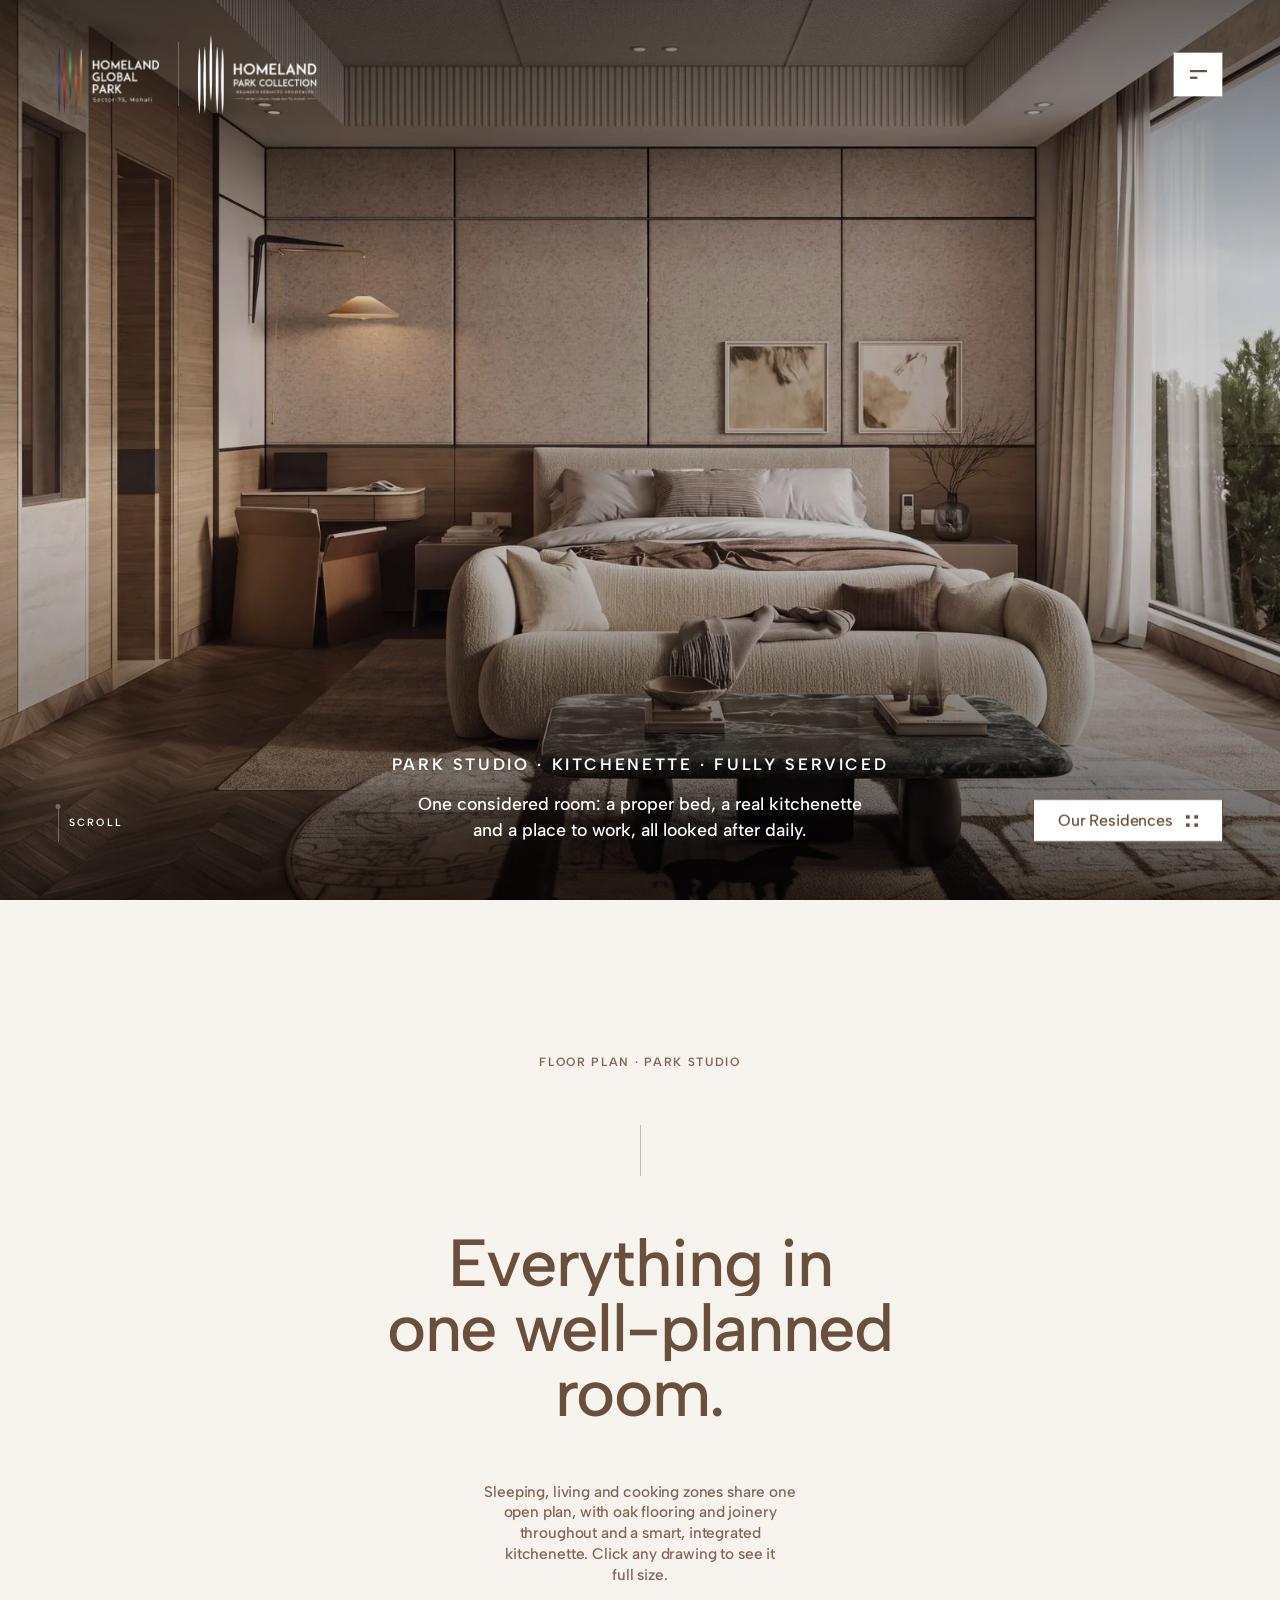
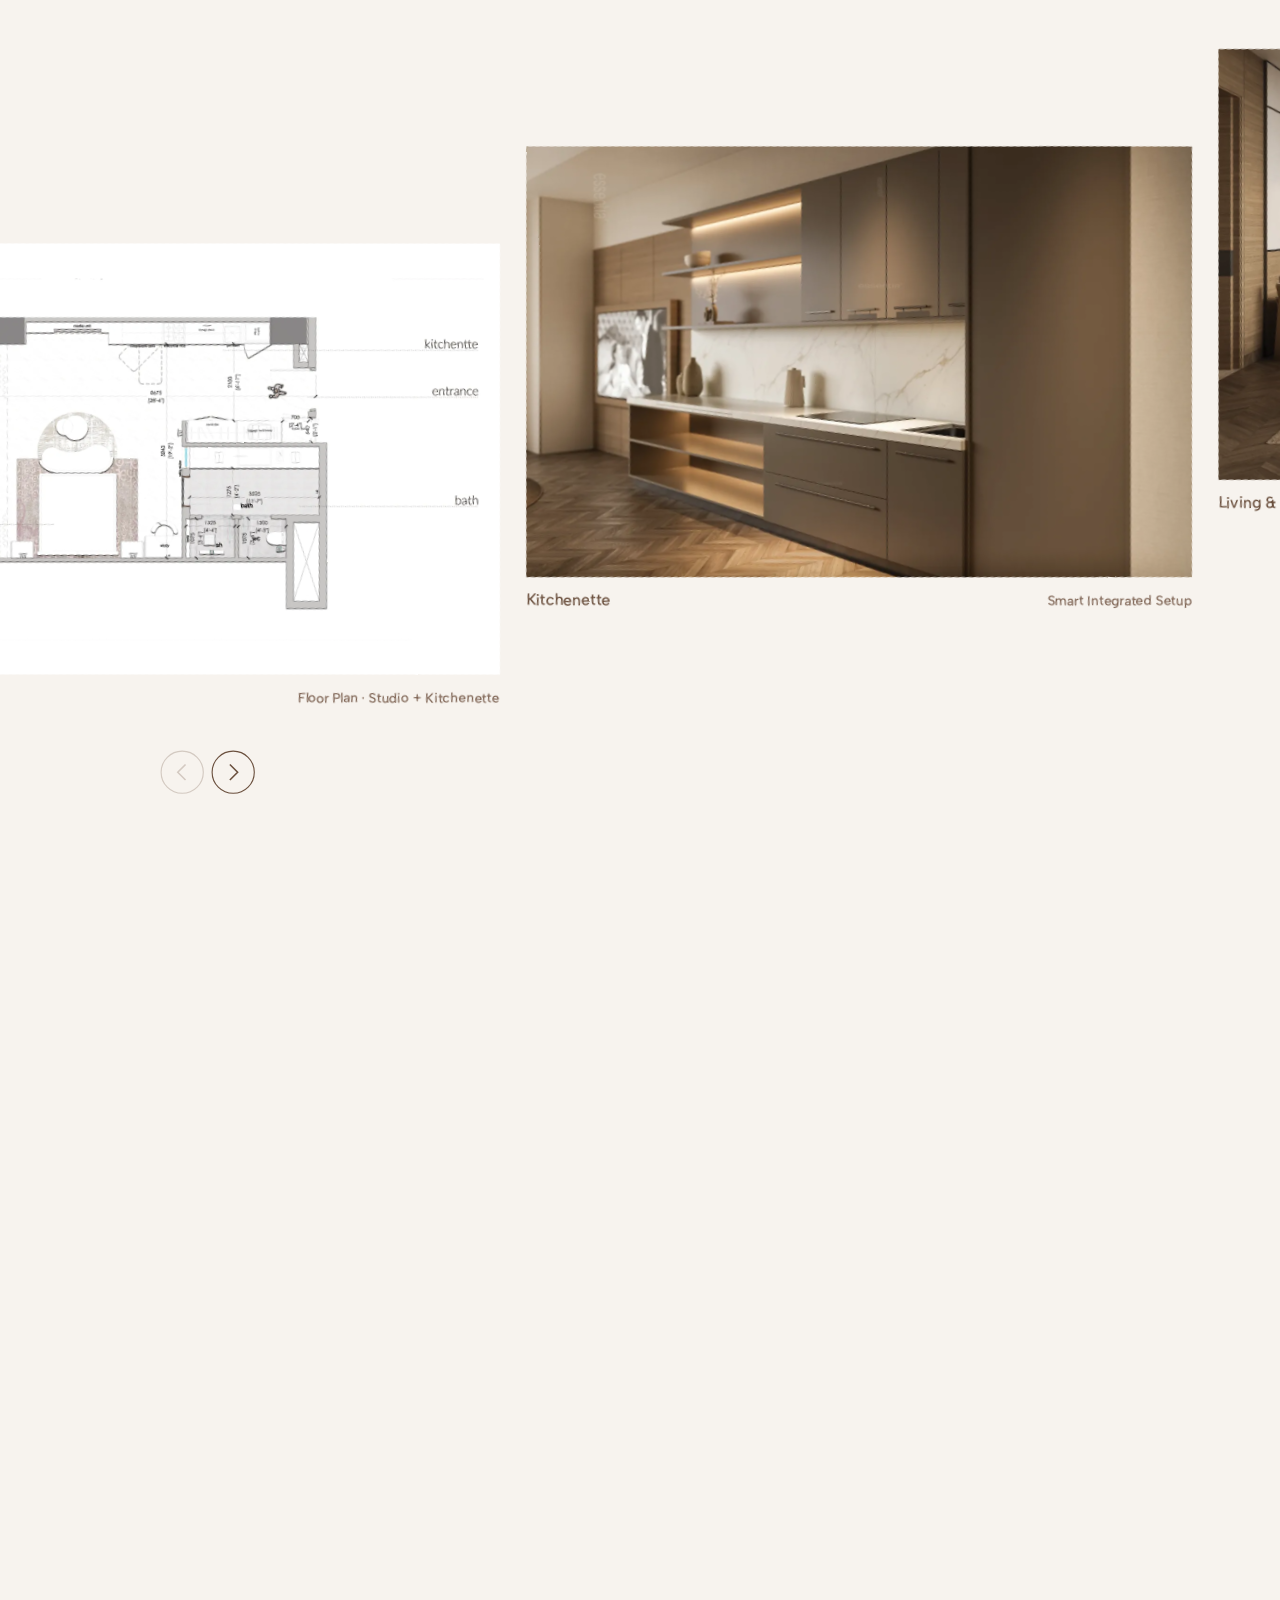
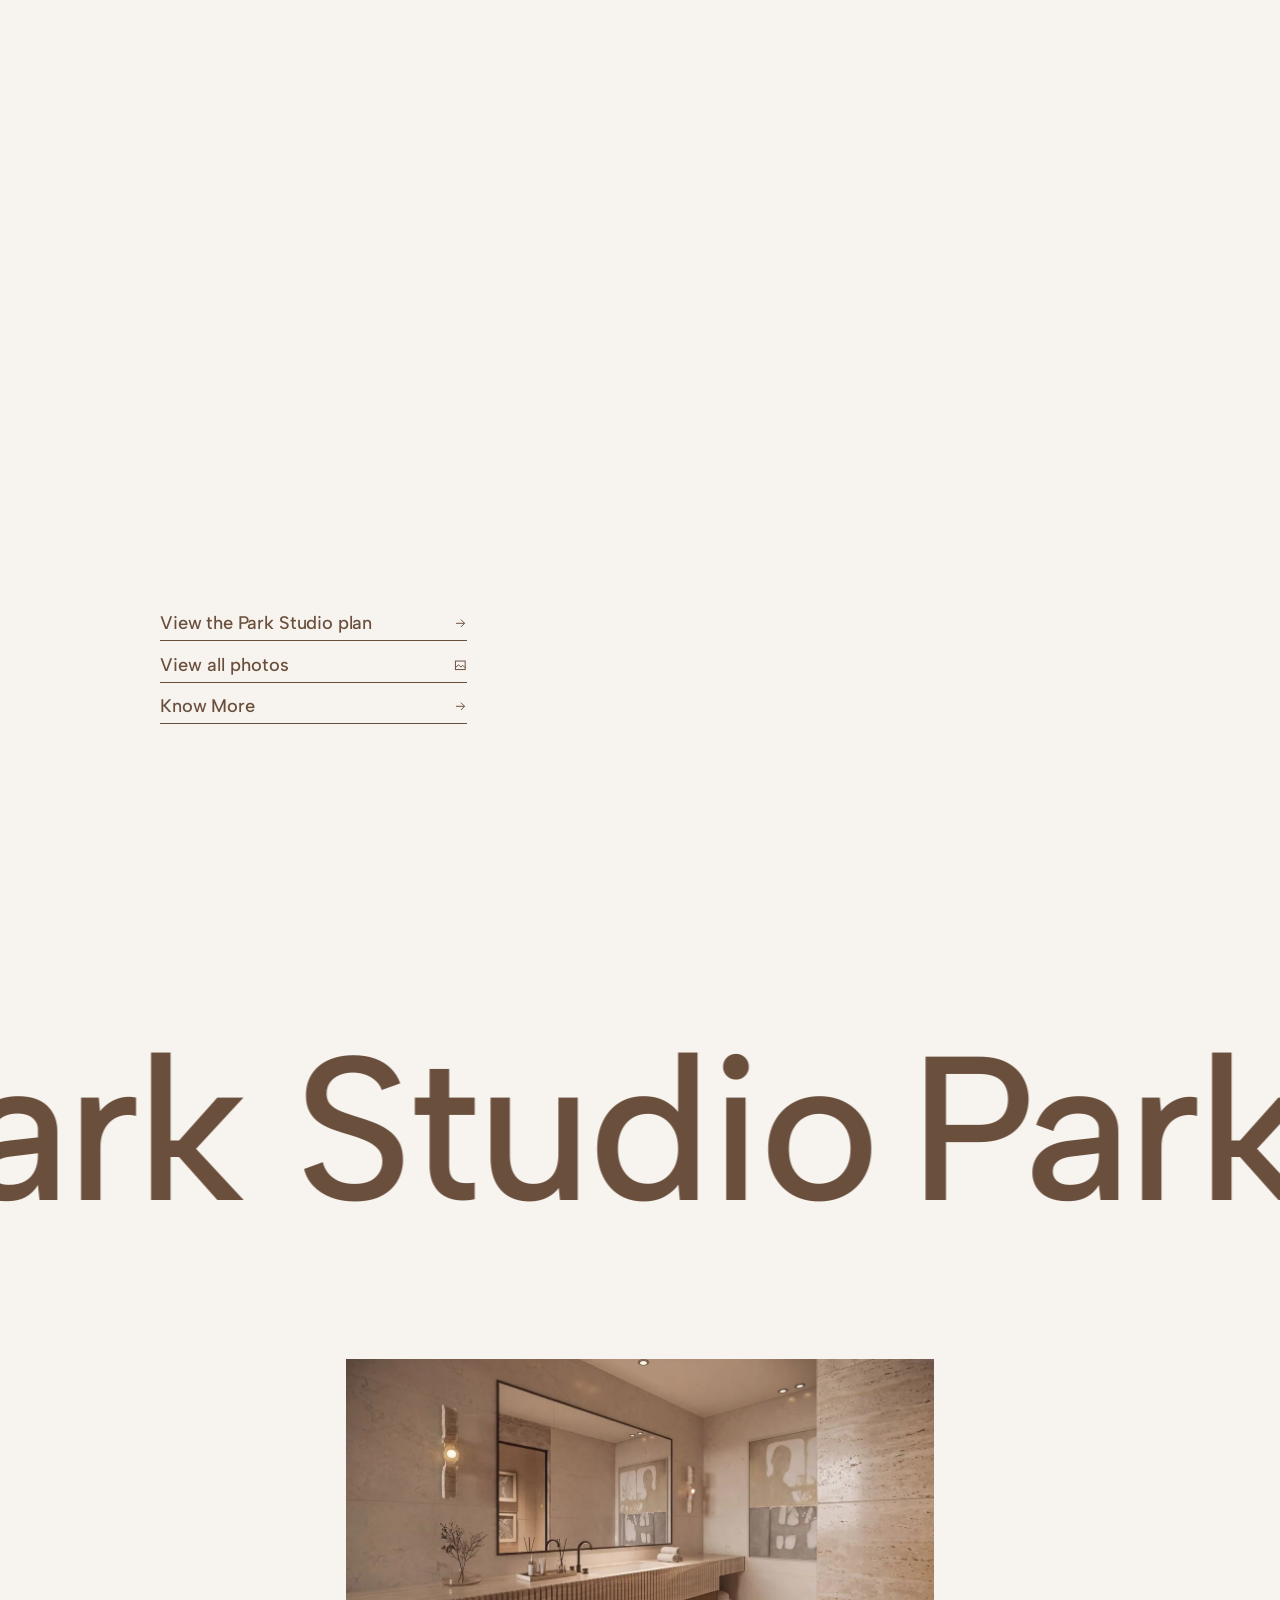
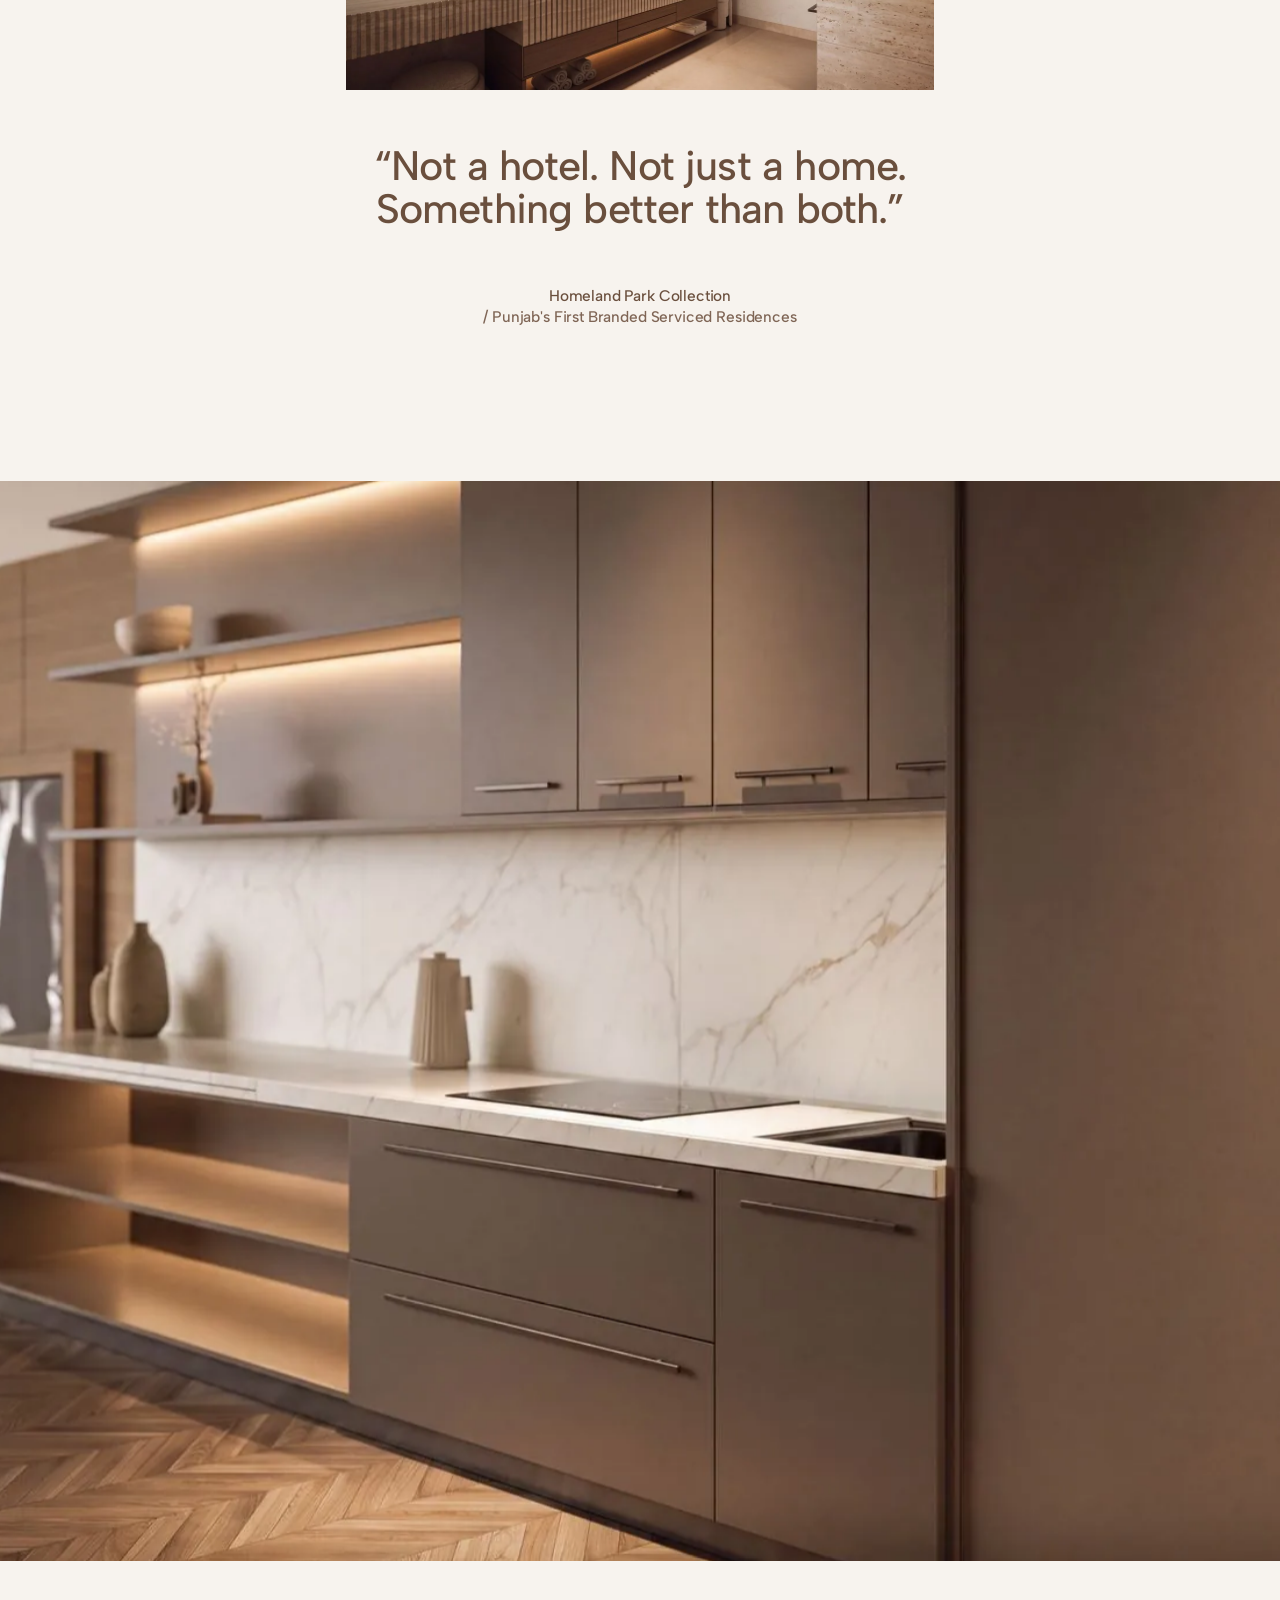
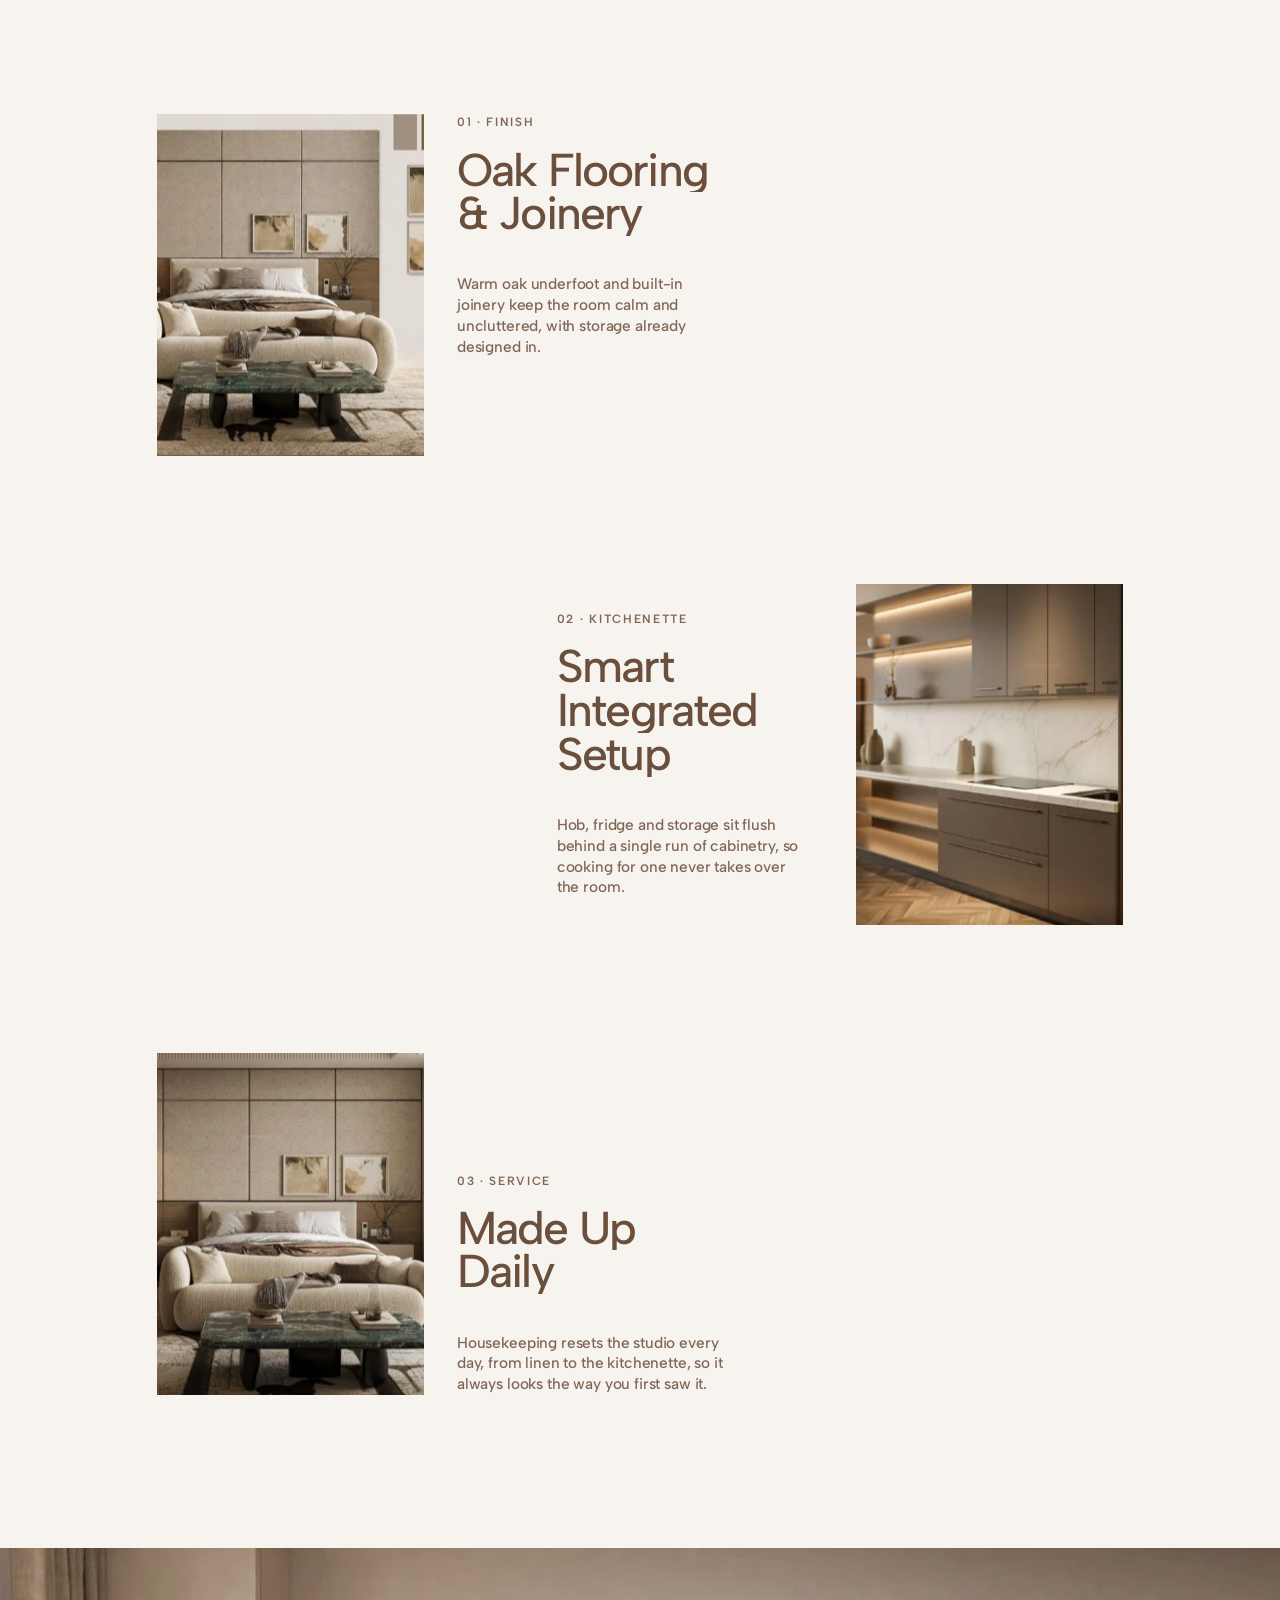
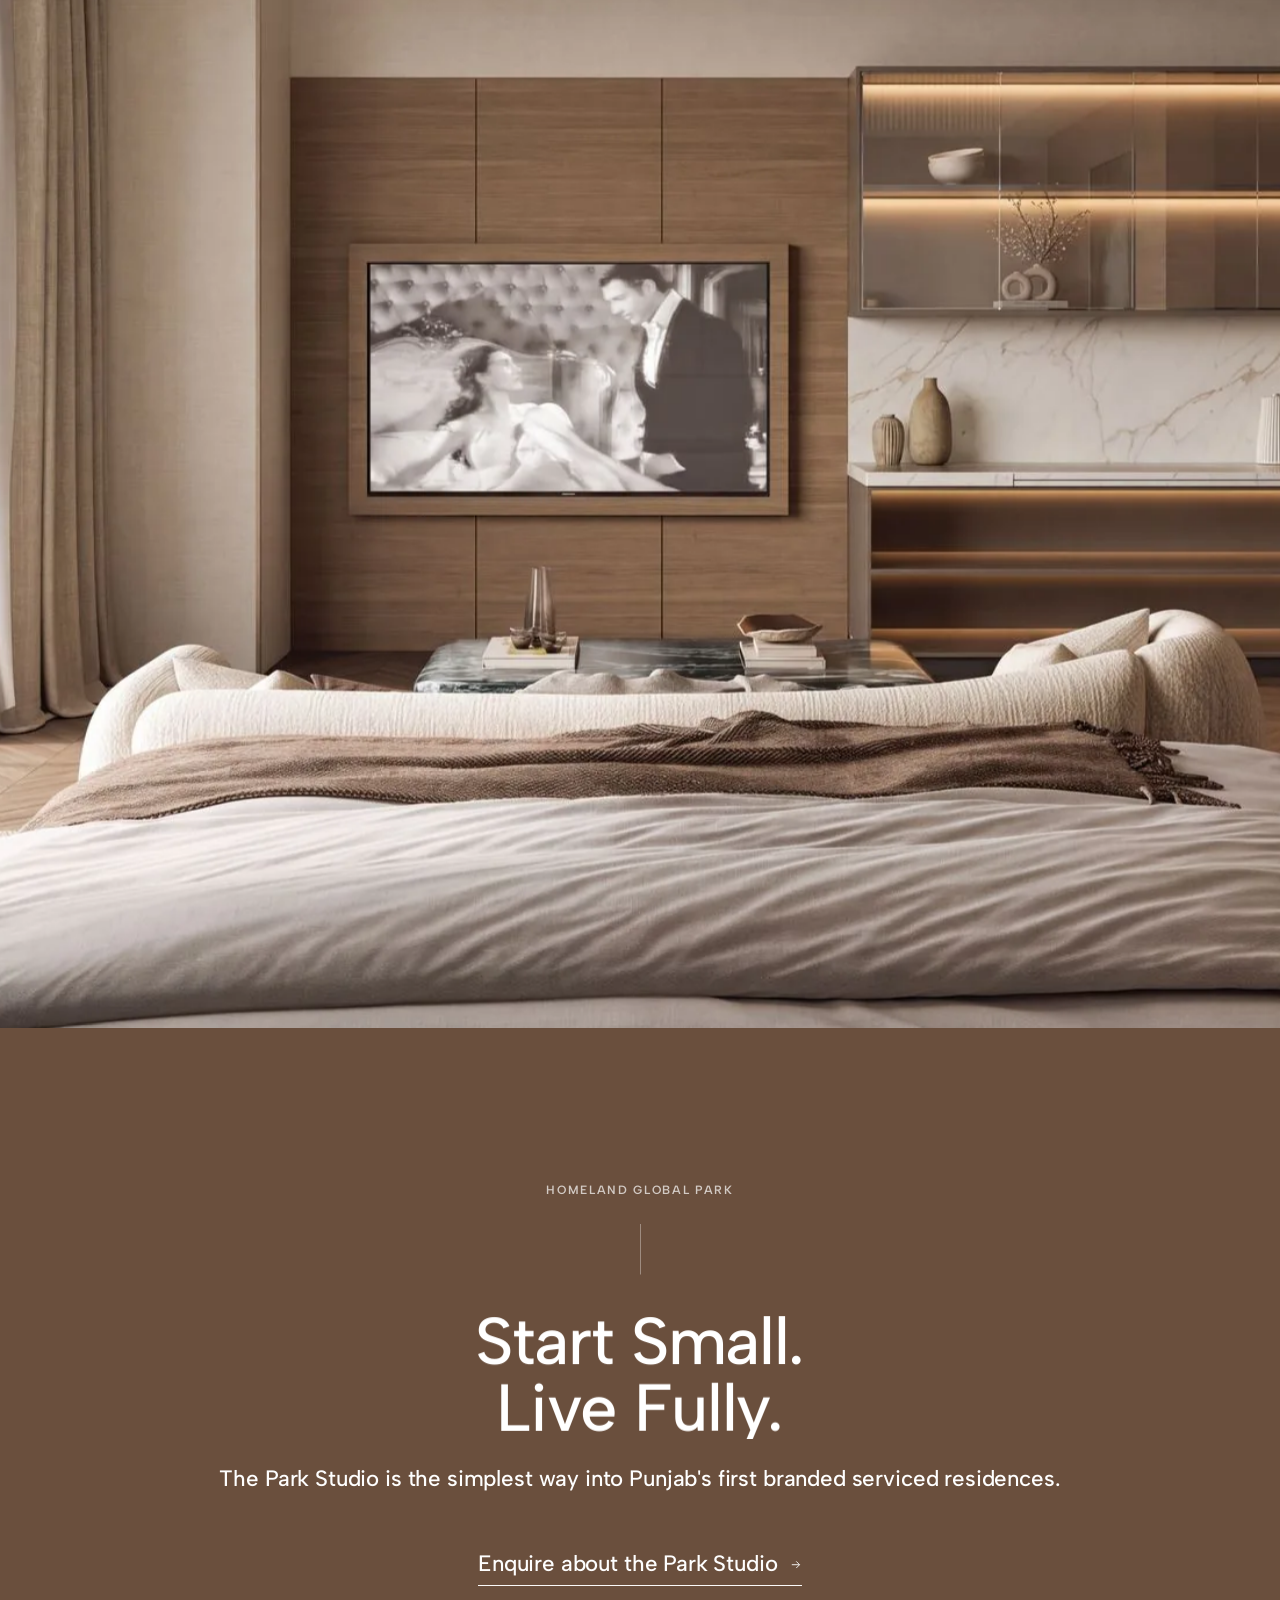
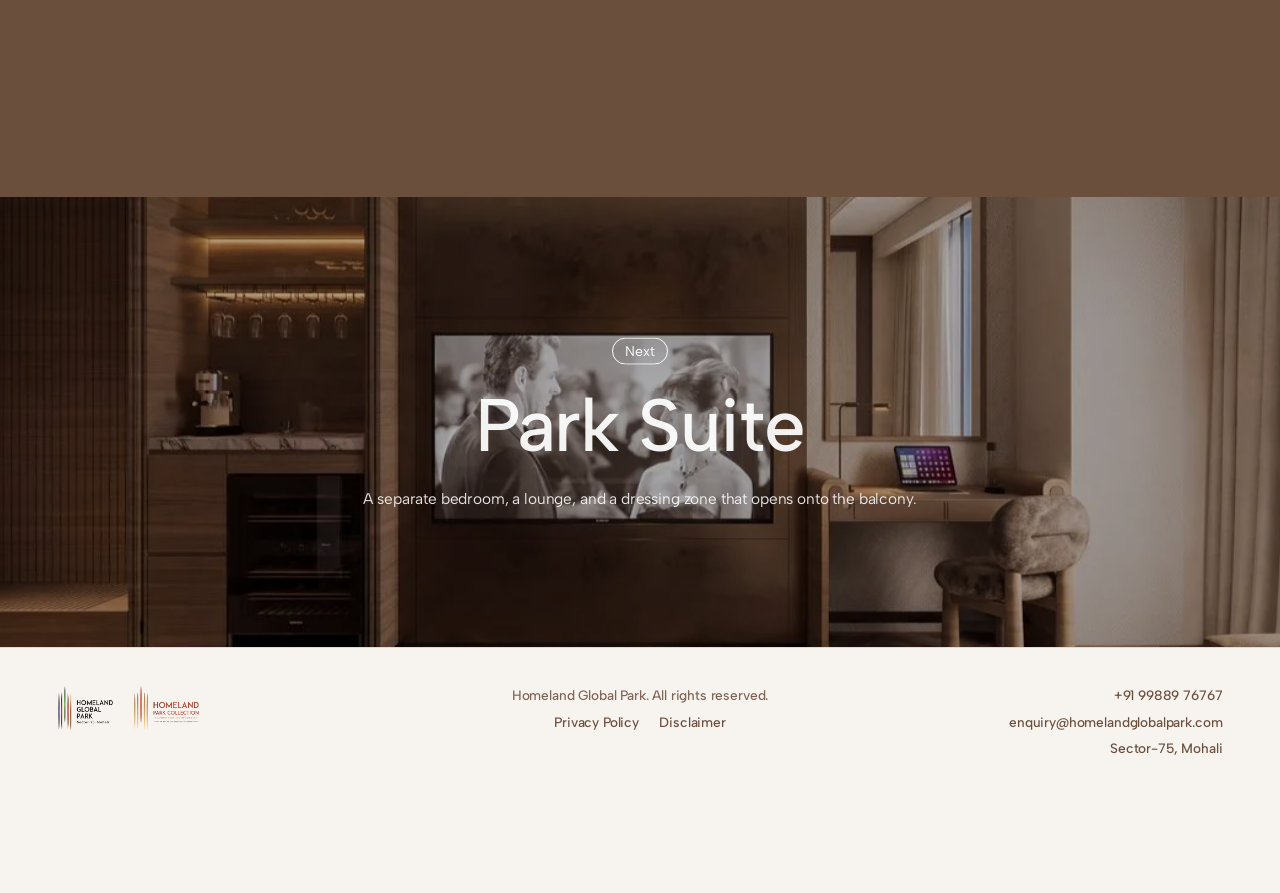
<file: studio.html>
<!doctype html>
<html lang="en" class="preloading">
<head>
  <meta charset="utf-8">
  <meta name="viewport" content="width=device-width, initial-scale=1">
  <title>Park Studio | Homeland Global Park</title>
  <meta name="description" content="One considered room: a proper bed, a real kitchenette and a place to work, all looked after daily.">
  <meta name="theme-color" content="#6a4f3d">
  <meta property="og:type" content="website">
  <meta property="og:site_name" content="Homeland Global Park">
  <meta property="og:title" content="Park Studio | Homeland Global Park">
  <meta property="og:description" content="One considered room: a proper bed, a real kitchenette and a place to work, all looked after daily.">
  <meta property="og:url" content="https://jatin-dhir.github.io/hgp-preview/studio.html">
  <meta property="og:image" content="https://jatin-dhir.github.io/hgp-preview/assets/media/render-09-1200.jpg">
  <meta name="twitter:card" content="summary_large_image">
  <link rel="preload" as="image" href="assets/media/render-09-portrait.webp" media="(max-width: 650px) and (orientation: portrait)">
  <link rel="preload" as="image" href="assets/media/render-09-2000.webp" imagesrcset="assets/media/render-09-1200.webp 1200w, assets/media/render-09-2000.webp 2000w" imagesizes="100vw" media="not all and (max-width: 650px) and (orientation: portrait)">
  <link rel="icon" type="image/png" sizes="32x32" href="assets/media/favicon-32.png">
  <link rel="icon" type="image/png" sizes="192x192" href="assets/media/favicon-192.png">
  <link rel="apple-touch-icon" href="assets/media/apple-touch-icon.png">
  <script>document.documentElement.classList.add('js');</script>
  <link rel="preconnect" href="https://fonts.googleapis.com">
  <link rel="preconnect" href="https://fonts.gstatic.com" crossorigin>
  <link href="https://fonts.googleapis.com/css2?family=Albert+Sans:wght@400;500;600&display=swap" rel="stylesheet">
  <link rel="stylesheet" href="css/style.css?v=mv2bugfx">
  <link rel="stylesheet" href="css/sections.css?v=mv2bugfx">

</head>
<body class="category" data-category="studio" style="--cat: #6a4f3d; --cat-muted: #7f6555;">

  <nav id="selection-menu" aria-label="Our residences" aria-hidden="true">
    <div class="selection-cards" style="--card-count: 4">

      <a href="index.html" class="selection-card selection-card--home" data-cursor="View" data-category="home">
        <span class="selection-card__panel">
          <span class="selection-card__title">Home</span>
          <span class="selection-card__desc">Back to the start: Punjab's first branded serviced residences.</span>
        </span>
        <span class="selection-card__cover" aria-hidden="true"><img src="assets/media/hero-poster.webp" width="1280" height="720" alt="" loading="lazy" decoding="async" style="background:url([data-uri]) center/cover no-repeat"></span>
      </a>
      <a href="one-bed-suite.html" class="selection-card" data-cursor="View" data-category="one-bed" style="--card-color: #4a3a31">
        <span class="selection-card__panel">
          <img class="selection-card__symbol" src="assets/media/mark-white.png" width="297" height="800" alt="" decoding="async">
          <span class="selection-card__title">Park Suite</span>
          <span class="selection-card__desc">A private, well-appointed suite with dedicated living and sleeping spaces — maintained to the highest standard daily.</span>
        </span>
        <span class="selection-card__cover" aria-hidden="true"><img src="assets/media/render-14-1200.webp" width="1200" height="670" alt="" loading="lazy" decoding="async" style="background:url([data-uri]) center/cover no-repeat"></span>
      </a>
      <a href="one-bhk-deck.html" class="selection-card" data-cursor="View" data-category="one-bhk" style="--card-color: #33493f">
        <span class="selection-card__panel">
          <img class="selection-card__symbol" src="assets/media/mark-white.png" width="297" height="800" alt="" decoding="async">
          <span class="selection-card__title">Park Residences</span>
          <span class="selection-card__desc">A complete residence with an outdoor deck — offering privacy, space and the full suite of serviced living.</span>
        </span>
        <span class="selection-card__cover" aria-hidden="true"><img src="assets/media/render-01-1200.webp" width="1200" height="670" alt="" loading="lazy" decoding="async" style="background:url([data-uri]) center/cover no-repeat"></span>
      </a>
      <a href="experience.html" class="selection-card selection-card--experience" data-cursor="View" data-category="experience">
        <span class="selection-card__panel">
          <img class="selection-card__symbol" src="assets/media/mark-white.png" width="297" height="800" alt="" decoding="async">
          <span class="selection-card__title">The Experience</span>
          <span class="selection-card__desc">Housekeeping, concierge and interiors that arrive finished.</span>
        </span>
        <span class="selection-card__cover" aria-hidden="true"><img src="assets/media/render-02-1200.webp" width="1200" height="670" alt="" loading="lazy" decoding="async" style="background:url([data-uri]) center/cover no-repeat"></span>
      </a>
    </div>
  </nav>

  <!-- the menu button sits top right, level with the logo; it is fixed so it stays reachable on long pages -->
  <div class="site-menu">
    <button type="button" class="menu-btn" data-open-menu aria-label="Open menu" aria-expanded="false" aria-controls="nav-menu">
      <svg viewBox="0 0 23 12" aria-hidden="true"><rect width="23" height="3" fill="currentColor"/><rect y="9" width="10" height="3" fill="currentColor"/></svg>
    </button>
  </div>


  <div id="page-stage">
    <main>

      <!-- ============ Hero: image grows to full screen on scroll ============ -->
      <div class="hero-stage">
        <section class="hero-sticky" aria-label="Park Studio">
          <div class="page-grid">
        <nav class="site-nav" aria-label="Primary">
          <header class="logo">
            <a href="index.html" aria-label="Homeland Global Park and Homeland Park Collection — home">
              <img class="logo__img logo__img--dark" src="assets/media/logo-hgp.webp" width="410" height="320" alt="Homeland Global Park, Sector-75, Mohali" decoding="async">
              <img class="logo__img logo__img--light" src="assets/media/logo-hgp-white.webp" width="407" height="320" alt="" aria-hidden="true" decoding="async">
              <span class="logo__divider" aria-hidden="true"></span>
              <img class="logo__img logo__img--partner" src="assets/media/logo-hpc.webp" width="479" height="320" alt="Homeland Park Collection" decoding="async">
            </a>
          </header>
          <a href="index.html" class="about-btn link-underline">Home</a>
        </nav>

            <div class="hero-section">
              <div class="hero-top">
                <div class="hero-visual-slot">
                  <div class="hero-visual">
                    <picture><source media="(max-width: 650px) and (orientation: portrait)" srcset="assets/media/render-09-portrait.webp"><img class="hero-opening-media" src="assets/media/render-09-2000.webp" width="2000" height="1116" srcset="assets/media/render-09-1200.webp 1200w, assets/media/render-09-2000.webp 2000w" sizes="100vw" alt="Park Studio bedroom and lounge with a full-height window" fetchpriority="high" decoding="async" style="background:url([data-uri]) center/cover no-repeat"></picture>
                    <span class="hero-visual__shade" aria-hidden="true"></span>
                  </div>
                </div>
              </div>
              <div class="hero-bottom">
                <div class="hero-content">
                  <h1 class="sr-only">Park Studio</h1>
                  <span class="hero-eyebrow caps-label" data-hero-eyebrow><span class="hero-eyebrow__name">Park Studio</span><span class="hero-eyebrow__sep"> · </span>Kitchenette · Fully Serviced</span>
                  <p class="hero-lead" data-lines>One considered room: a&nbsp;proper&nbsp;bed, a&nbsp;real&nbsp;kitchenette and a&nbsp;place to&nbsp;work, all looked after&nbsp;daily.</p>
                </div>
              </div>
            </div>
            <footer class="site-footer">
              <span class="scroll-hint" aria-hidden="true"><span class="scroll-hint__line"><span class="scroll-hint__dot"></span></span><span class="scroll-hint__label">Scroll</span></span>
            </footer>
          </div>
        </section>
        <div class="hero-spacer" aria-hidden="true"></div>
      </div>

      <!-- ============ Floor plan + rooms ============ -->
      <section class="cat-gallery" id="floor-plans">
        <div class="cat-intro">
          <span class="cat-intro__eyebrow caps-label" data-fade>Floor Plan · Park Studio</span>
          <span class="cat-intro__line" aria-hidden="true"></span>
          <h2 class="display" data-lines>Everything in one well-planned room.</h2>
          <p data-fade>Sleeping, living and cooking zones share one open plan, with oak flooring and joinery throughout and a smart, integrated kitchenette. Click any drawing to see it full size.</p>
        </div>
        <div class="slider" data-slider aria-label="Park Studio floor plan and rooms">
          <div class="slider__viewport" data-cursor="Drag">
            <div class="slider__track">
              <figure class="slider__item slider__item--plan">
                <a class="slider__media" data-cursor="View" href="assets/media/layout-studio-plan.webp" data-lightbox="assets/media/layout-studio-plan.webp" data-caption="Park Studio — Floor Plan · Studio + Kitchenette" tabindex="-1"><img src="assets/media/layout-studio-plan.webp" width="1600" height="913" alt="Park Studio floor plan: bedroom, kitchenette, bath and entrance" loading="eager" fetchpriority="low" decoding="async" draggable="false"></a>
                <figcaption class="slider__caption"><span class="slider__title">Park Studio</span><span class="slider__specs">Floor Plan · Studio + Kitchenette</span></figcaption>
              </figure>
              <figure class="slider__item">
                <a class="slider__media" data-cursor="View" href="assets/media/layout-studio-1.webp" data-lightbox="assets/media/layout-studio-1.webp" data-caption="Kitchenette — Smart Integrated Setup" tabindex="-1"><img src="assets/media/layout-studio-1.webp" width="1600" height="913" alt="Park Studio kitchenette with integrated appliances and lit open shelving" loading="eager" fetchpriority="low" decoding="async" draggable="false" style="background:url([data-uri]) center/cover no-repeat"></a>
                <figcaption class="slider__caption"><span class="slider__title">Kitchenette</span><span class="slider__specs">Smart Integrated Setup</span></figcaption>
              </figure>
              <figure class="slider__item">
                <a class="slider__media" data-cursor="View" href="assets/media/layout-studio-2.webp" data-lightbox="assets/media/layout-studio-2.webp" data-caption="Living &amp; Sleeping — Fully furnished, ready from day one" tabindex="-1"><img src="assets/media/layout-studio-2.webp" width="1600" height="913" alt="Park Studio bed, curved sofa and desk beside a full-height window" loading="eager" fetchpriority="low" decoding="async" draggable="false" style="background:url([data-uri]) center/cover no-repeat"></a>
                <figcaption class="slider__caption"><span class="slider__title">Living &amp; Sleeping</span><span class="slider__specs">Fully furnished, ready from day one</span></figcaption>
              </figure>
              <figure class="slider__item">
                <a class="slider__media" data-cursor="View" href="assets/media/layout-studio-3.webp" data-lightbox="assets/media/layout-studio-3.webp" data-caption="Bath — Fluted vanity, warm stone finishes" tabindex="-1"><img src="assets/media/layout-studio-3.webp" width="1600" height="913" alt="Park Studio bathroom with a fluted vanity and a wide mirror" loading="eager" fetchpriority="low" decoding="async" draggable="false" style="background:url([data-uri]) center/cover no-repeat"></a>
                <figcaption class="slider__caption"><span class="slider__title">Bath</span><span class="slider__specs">Fluted vanity, warm stone finishes</span></figcaption>
              </figure>
            </div>
          </div>
          <div class="slider__nav">
            <button type="button" class="slider__arrow" data-prev aria-label="Previous">
              <svg viewBox="0 0 40 40" aria-hidden="true"><circle cx="20" cy="20" r="19" fill="none" stroke="currentColor" stroke-width="1"/><path d="M23 13l-7 7 7 7" fill="none" stroke="currentColor" stroke-width="1.4"/></svg>
            </button>
            <button type="button" class="slider__arrow" data-next aria-label="Next">
              <svg viewBox="0 0 40 40" aria-hidden="true"><circle cx="20" cy="20" r="19" fill="none" stroke="currentColor" stroke-width="1"/><path d="M17 13l7 7-7 7" fill="none" stroke="currentColor" stroke-width="1.4"/></svg>
            </button>
          </div>
        </div>
        <div class="cat-gallery__foot" data-fade>
          <a class="cat-cta__link link-underline link-underline--on" href="assets/media/layout-studio-plan.webp" data-lightbox="assets/media/layout-studio-plan.webp" data-caption="Park Studio — floor plan">
            View the Park Studio plan
            <svg viewBox="0 0 24 24" aria-hidden="true"><path d="M5 12h14m-6-6 6 6-6 6" fill="none" stroke="currentColor" stroke-width="1.6"/></svg>
          </a>
          <button type="button" class="cat-cta__link link-underline link-underline--on" data-gallery-open="#floor-plans">
            View all photos
            <svg viewBox="0 0 24 24" aria-hidden="true"><rect x="4" y="5" width="16" height="14" fill="none" stroke="currentColor" stroke-width="1.6"/><path d="m4 16 5-5 4 4 3-3 4 4" fill="none" stroke="currentColor" stroke-width="1.6"/></svg>
          </button>
          <!-- Know More opens the residence's presentation once "knowMore" is set in content/residences.json -->
          <a class="cat-cta__link link-underline link-underline--on cat-gallery__more" href="enquire.html?subject=Park%20Studio">
            Know More<span class="sr-only"> about Park Studio</span>
            <svg viewBox="0 0 24 24" aria-hidden="true"><path d="M5 12h14m-6-6 6 6-6 6" fill="none" stroke="currentColor" stroke-width="1.6"/></svg>
          </a>
        </div>
      </section>

      <!-- ============ Outro: marquee + quote ============ -->
      <section class="cat-outro">
        <div class="cat-outro__marquee">
          <div class="marquee marquee--outro" aria-hidden="true" data-marquee-speed="60">
            <div class="marquee-reveal">
              <div class="marquee-scroll">
                <div class="marquee-collection"><span class="marquee-text">Park Studio</span></div>
              </div>
            </div>
          </div>
        </div>
        <div class="cat-quote">
          <figure class="cat-quote__figure" data-clip><img src="assets/media/render-12-1200.webp" width="1200" height="670" alt="" loading="lazy" decoding="async" style="background:url([data-uri]) center/cover no-repeat"></figure>
          <h2 class="cat-quote__text display" data-lines>&ldquo;Not a hotel. Not just a home. Something better than both.&rdquo;</h2>
          <div class="cat-quote__attrib" data-fade>
            <span class="cat-quote__name">Homeland Park Collection</span>
            <span class="cat-quote__source">/ Punjab's First Branded Serviced Residences</span>
          </div>
        </div>
      </section>

      <section class="cat-parallax" aria-hidden="true">
        <div class="cat-parallax__viewport"><picture><source media="(max-width: 650px) and (orientation: portrait)" srcset="assets/media/render-11-portrait.webp"><img src="assets/media/render-11-2000.webp" width="2000" height="1116" srcset="assets/media/render-11-1200.webp 1200w, assets/media/render-11-2000.webp 2000w" sizes="100vw" alt="Kitchenette with a white marble counter" loading="lazy" decoding="async" data-parallax style="background:url([data-uri]) center/cover no-repeat"></picture></div>
      </section>

      <!-- ============ Highlights ============ -->
      <section class="cat-values" id="highlights">
        <article class="cat-values__row">
          <figure class="cat-values__figure" data-clip><img src="assets/media/room-22.webp" width="695" height="549" alt="Park Studio bedroom with oak joinery" loading="lazy" decoding="async" data-parallax-figure style="background:url([data-uri]) center/cover no-repeat"></figure>
          <div class="cat-values__copy cat-values__copy--start">
            <span class="cat-values__eyebrow caps-label" data-fade>01 · Finish</span>
            <h3 class="cat-values__stat" data-lines>Oak Flooring &amp; Joinery</h3>
            <p class="cat-values__desc" data-fade>Warm oak underfoot and built-in joinery keep the room calm and uncluttered, with storage already designed in.</p>
          </div>
        </article>
        <article class="cat-values__row cat-values__row--reverse">
          <div class="cat-values__copy cat-values__copy--center">
            <span class="cat-values__eyebrow caps-label" data-fade>02 · Kitchenette</span>
            <h3 class="cat-values__stat" data-lines>Smart Integrated Setup</h3>
            <p class="cat-values__desc" data-fade>Hob, fridge and storage sit flush behind a single run of cabinetry, so cooking for one never takes over the room.</p>
          </div>
          <figure class="cat-values__figure" data-clip><img src="assets/media/room-23.webp" width="675" height="567" alt="Kitchenette with integrated appliances" loading="lazy" decoding="async" data-parallax-figure style="background:url([data-uri]) center/cover no-repeat"></figure>
        </article>
        <article class="cat-values__row">
          <figure class="cat-values__figure" data-clip><img src="assets/media/room-21.webp" width="539" height="555" alt="Freshly made bed beside the curved sofa" loading="lazy" decoding="async" data-parallax-figure style="background:url([data-uri]) center/cover no-repeat"></figure>
          <div class="cat-values__copy cat-values__copy--end">
            <span class="cat-values__eyebrow caps-label" data-fade>03 · Service</span>
            <h3 class="cat-values__stat" data-lines>Made Up Daily</h3>
            <p class="cat-values__desc" data-fade>Housekeeping resets the studio every day, from linen to the kitchenette, so it always looks the way you first saw it.</p>
          </div>
        </article>
      </section>

      <section class="cat-parallax" aria-hidden="true">
        <div class="cat-parallax__viewport"><picture><source media="(max-width: 650px) and (orientation: portrait)" srcset="assets/media/render-10-portrait.webp"><img src="assets/media/render-10-2000.webp" width="2000" height="1116" srcset="assets/media/render-10-1200.webp 1200w, assets/media/render-10-2000.webp 2000w" sizes="100vw" alt="Bed facing the media wall and kitchenette, with the terrace beyond" loading="lazy" decoding="async" data-parallax style="background:url([data-uri]) center/cover no-repeat"></picture></div>
      </section>

      <!-- ============ CTA ============ -->
      <section class="cat-cta" id="enquire">
        <div class="cat-cta__inner">
          <span class="cat-intro__eyebrow caps-label" data-fade>Homeland Global Park</span>
          <span class="cat-cta__line" aria-hidden="true" data-line></span>
          <h2 class="display" data-lines>Start Small. Live Fully.</h2>
          <p class="cat-cta__sub" data-fade>The Park Studio is the simplest way into Punjab's first branded serviced residences.</p>
          <a class="cat-cta__link link-underline link-underline--on" href="enquire.html?subject=Park Studio" data-fade>
            Enquire about the Park Studio
            <svg viewBox="0 0 24 24" aria-hidden="true"><path d="M5 12h14m-6-6 6 6-6 6" fill="none" stroke="currentColor" stroke-width="1.6"/></svg>
          </a>
        </div>
      </section>

      <!-- ============ Next residence ============ -->
      <section class="cat-next">
        <a class="cat-next__content" data-cursor="Next" href="one-bed-suite.html">
          <span class="cat-next__viewport" aria-hidden="true">
            <span class="cat-next__parallax"><picture><source media="(max-width: 650px) and (orientation: portrait)" srcset="assets/media/render-14-portrait.webp"><img src="assets/media/render-14-1200.webp" width="1200" height="670" alt="" loading="lazy" decoding="async" data-parallax style="background:url([data-uri]) center/cover no-repeat"></picture></span>
          </span>
          <span class="cat-next__overlay" aria-hidden="true"></span>
          <span class="cat-next__body">
            <span class="cat-next__label">Next</span>
            <span class="cat-next__title">Park Suite</span>
            <span class="cat-next__desc">A separate bedroom, a lounge, and a dressing zone that opens onto the balcony.</span>
          </span>
        </a>
      </section>

      <footer class="site-foot" id="footer">
        <div class="site-foot__brand">
          <img class="site-foot__logo" src="assets/media/logo-hgp.webp" width="410" height="320" alt="Homeland Global Park" loading="lazy" decoding="async">
          <img class="site-foot__logo site-foot__logo--partner" src="assets/media/logo-hpc.webp" width="479" height="320" alt="Homeland Park Collection" loading="lazy" decoding="async">
        </div>
        <div class="site-foot__meta">
          <span data-copyright>Homeland Global Park. All rights reserved.</span>
          <nav class="site-foot__links" aria-label="Legal">
            <a class="link-underline" href="privacy.html">Privacy Policy</a>
            <a class="link-underline" href="disclaimer.html">Disclaimer</a>
          </nav>
        </div>
        <div class="site-foot__contact">
          <a class="link-underline" href="tel:+919988976767">+91 99889 76767</a>
          <a class="link-underline" href="mailto:enquiry@homelandglobalpark.com">enquiry@homelandglobalpark.com</a>
          <span>Sector-75, Mohali</span>
        </div>
      </footer>

    </main>
  </div>

  <div class="site-actions">
    <a href="#selection-menu" class="selection-btn" data-open-selection aria-haspopup="true" aria-expanded="false" aria-controls="selection-menu">
      <span>Our Residences</span>
      <svg viewBox="0 0 13 13" aria-hidden="true"><rect width="4" height="4" fill="currentColor"/><rect x="9" width="4" height="4" fill="currentColor"/><rect y="9" width="4" height="4" fill="currentColor"/><rect x="9" y="9" width="4" height="4" fill="currentColor"/></svg>
    </a>
  </div>

  <div id="nav-menu" aria-hidden="true">
    <div class="nav-menu__overlay" data-close-menu></div>
    <div class="nav-menu__panel" role="dialog" aria-modal="true" aria-label="Menu">
      <nav class="nav-menu__links" aria-label="Menu">
        <a class="rolling-text" href="index.html"><span class="rolling-text__block">Home</span><span class="rolling-text__block" aria-hidden="true">Home</span></a>
        <a class="rolling-text" href="#selection-menu" data-open-selection><span class="rolling-text__block">Residences</span><span class="rolling-text__block" aria-hidden="true">Residences</span></a>
        <a class="rolling-text" href="experience.html#about"><span class="rolling-text__block">The Experience</span><span class="rolling-text__block" aria-hidden="true">The Experience</span></a>
        <a class="rolling-text" href="experience.html#housekeeping"><span class="rolling-text__block">Housekeeping</span><span class="rolling-text__block" aria-hidden="true">Housekeeping</span></a>
        <a class="rolling-text" href="experience.html#services"><span class="rolling-text__block">Services</span><span class="rolling-text__block" aria-hidden="true">Services</span></a>
        <a class="rolling-text" href="experience.html#interiors"><span class="rolling-text__block">Interiors</span><span class="rolling-text__block" aria-hidden="true">Interiors</span></a>
        <a class="rolling-text" href="enquire.html"><span class="rolling-text__block">Enquire Now</span><span class="rolling-text__block" aria-hidden="true">Enquire Now</span></a>
      </nav>
      <div class="nav-menu__contact">
        <a href="https://wa.me/919988976767" target="_blank" rel="noopener">
          <svg viewBox="0 0 24 24" aria-hidden="true"><path d="M12 3a9 9 0 0 0-7.7 13.6L3 21l4.5-1.2A9 9 0 1 0 12 3Z" fill="none" stroke="currentColor" stroke-width="1.5"/><path d="M9 8.5c.2 2.6 2 4.9 4.6 5.8l1.2-1.3-1.9-1-.9.6c-.8-.4-1.4-1-1.8-1.8l.6-.9-1-1.9L9 8.5Z" fill="currentColor"/></svg>
          +91 99889 76767
        </a>
        <a href="mailto:enquiry@homelandglobalpark.com">
          <svg viewBox="0 0 24 24" aria-hidden="true"><rect x="3" y="5.5" width="18" height="13" fill="none" stroke="currentColor" stroke-width="1.5"/><path d="m3.5 6.5 8.5 6.5 8.5-6.5" fill="none" stroke="currentColor" stroke-width="1.5"/></svg>
          Email
        </a>
      </div>
      <button type="button" class="nav-menu__burger" data-close-menu aria-label="Close menu">
        <svg viewBox="0 0 23 12" aria-hidden="true"><rect width="23" height="3" fill="currentColor"/><rect y="9" width="10" height="3" fill="currentColor"/></svg>
      </button>
    </div>
  </div>

  <div class="cursor" aria-hidden="true">
    <div class="cursor__dot"></div>
    <div class="cursor__ring"><span class="cursor__label"></span></div>
  </div>

  <div id="lightbox" class="lightbox" aria-hidden="true" role="dialog" aria-label="Image">
    <button type="button" class="lightbox__close" data-close-lightbox aria-label="Close">
      <svg viewBox="0 0 24 24" aria-hidden="true"><path d="M6 6l12 12M18 6 6 18" fill="none" stroke="currentColor" stroke-width="1.6"/></svg>
    </button>
    <button type="button" class="lightbox__nav lightbox__nav--prev" data-lightbox-prev aria-label="Previous image">
      <svg viewBox="0 0 24 24" aria-hidden="true"><path d="m15 5-7 7 7 7" fill="none" stroke="currentColor" stroke-width="1.6"/></svg>
    </button>
    <button type="button" class="lightbox__nav lightbox__nav--next" data-lightbox-next aria-label="Next image">
      <svg viewBox="0 0 24 24" aria-hidden="true"><path d="m9 5 7 7-7 7" fill="none" stroke="currentColor" stroke-width="1.6"/></svg>
    </button>
    <figure class="lightbox__figure">
      <img class="lightbox__img" alt="">
      <figcaption class="lightbox__caption"><span class="lightbox__text"></span><span class="lightbox__count"></span></figcaption>
    </figure>
  </div>

  <script src="js/vendor/gsap.min.js"></script>
  <script src="js/vendor/CustomEase.min.js"></script>
  <script src="js/vendor/ScrollTrigger.min.js"></script>
  <script src="js/vendor/lenis.min.js"></script>
  <script src="js/app.js?v=mv2bugfx"></script>
  <script src="js/sections.js?v=mv2bugfx"></script>

</body>
</html>
</file>
<file: css/style.css>
/* =========================================================
   ALTURA — placeholder brand for a luxury real-estate site
   Base styles: tokens, grid, nav, hero, marquee, preloader,
   selection overlay, nav menu, actions.
   ========================================================= */

/* ---------- Tokens ---------- */
:root {
  /* brand */
  /* warm palette drawn from the renders: oak, walnut, travertine */
  --navy: #2f2721;      /* ink (espresso) — the name is kept for compatibility */
  --accent: #7a5a44;    /* walnut: buttons, links, emphasis */
  --ink: var(--navy);
  --muted: #746558;
  --white: #ffffff;
  --paper: #f7f3ee;
  --selection-bg: #efe8df;

  /* category themes */
  /* residence themes (also set inline per page from content/residences.json) */
  --cat-studio: #6a4f3d;
  --cat-one-bed: #4a3a31;
  --cat-one-bhk: #33493f;
  --cat-experience: #5e4636;

  /* type: one family — Albert Sans for headings, text and labels; hierarchy comes from size and weight */
  --font-sans: "Albert Sans", "Helvetica Neue", Helvetica, Arial, sans-serif;

  /* motion */
  --ease: cubic-bezier(0.65, 0.05, 0, 1);
  --ease-soft: cubic-bezier(0.18, 0.13, 0, 0.99);
  --hover-dur: 0.6s;

  /* fluid scale: 1 desktop, larger on tablet / phone */
  --s: 1;

  /* layout */
  --cols: 12;
  --grid-pad: calc(4.5vw * var(--s));
  --grid-gap: calc(2.6vw * var(--s));
  --grid-inner: calc(100vw - var(--grid-pad) * 2);

  /* type scale (fluid; the giant sizes also respect short viewports) */
  --h1: min(16vw, 26svh);
  --h2: calc(5.2vw * var(--s));
  --h3: calc(3.6vw * var(--s));
  --h5: calc(1.74vw * var(--s));
  --text: calc(1.2vw * var(--s));
  --small: calc(1.25vw * var(--s));
  --leading: 1.35;

  /* hero */
  --logo-h: calc(6.2vw * var(--s));            /* both logos share this height */
  --logo-gap: calc(1.5vw * var(--s));
  /* the centre film keeps the video's own 16:9 and is capped by height so short screens still fit the text under it */
  --visual-ar: 1.7778;
  --visual-w: min(calc(46vw * var(--s)), calc(38svh * var(--visual-ar)));
  --hero-content-w: calc(50vw * var(--s));
  --hero-text: min(var(--h5), 3.2svh);
  --hero-statement: min(calc(3.4vw * var(--s)), 6.4svh);

  /* actions */
  --action-h: calc(3.36vw * var(--s));
  --menu-w: calc(3.76vw * var(--s));
  /* the menu button is level with the centre of the logo row */
  --menu-top: calc(var(--grid-pad) * 0.6 + (var(--logo-h) - var(--action-h)) / 2);

  /* selection */
  --card-title: min(calc(2.9vw * var(--s)), 5.2svh);
  --card-desc: calc(0.9vw * var(--s));
  --card-symbol: calc(2.66vw * var(--s));
  --card-pad: calc(1.85vw * var(--s));
  --card-cover-h: 20svh;
  --page-scale: 0.38;

  /* nav menu */
  --menu-panel-w: calc(24vw * var(--s));
  --menu-panel-pad: calc(2.6vw * var(--s));
  --menu-link: calc(1.35vw * var(--s));
  --menu-contact: calc(0.9vw * var(--s));
  --menu-panel-min-h: calc(20vw * var(--s));

  --underline-offset: -0.3em;
}

/* tablet */
@media (min-width: 651px) and (max-width: 1024px) {
  :root { --s: 1.54; }
}

/* phone portrait */
@media (max-width: 650px) and (orientation: portrait) {
  :root {
    --s: 2.25;
    --grid-pad: 6vw;
    --grid-gap: 5vw;
    --text: 3.9vw;
    --small: 3.4vw;
    --h5: 5.4vw;
    --h3: 8vw;
    --h2: 10vw;
    --logo-h: 13vw;
    --logo-gap: 2.5vw;
    /* phones: a square film, narrow enough that the scrolling title still shows either side of it */
    --visual-ar: 1;
    --visual-w: min(74vw, 38svh);
    --hero-content-w: 88vw;
    --hero-text: 5vw;
    --hero-statement: 8.4vw;
    --h1: 22vw;
    --action-h: 12vw;
    --menu-w: 13vw;
    --menu-top: calc(var(--grid-pad) * 0.6 + 2vw + (var(--logo-h) - var(--action-h)) / 2);
    --card-title: 7.2vw;
    --card-desc: 2.6vw;
    --card-symbol: 6vw;
    --card-pad: 4vw;
    --card-cover-h: 12svh;
    --page-scale: 0.42;
    --menu-panel-w: calc(100vw - 12vw);
    --menu-panel-pad: 7vw;
    --menu-link: 5.5vw;
    --menu-contact: 3.2vw;
    --menu-panel-min-h: 48vw;
  }
}

/* ---------- Reset ---------- */
*, *::before, *::after { box-sizing: border-box; }

html { scrollbar-width: none; -webkit-text-size-adjust: 100%; }
/* keyboard focus scrolls controls into view above the fixed Our Residences bar, never under it */
html { scroll-padding-bottom: calc(var(--action-h) + var(--grid-pad) * 2); }
html::-webkit-scrollbar, body::-webkit-scrollbar { display: none; }

html, body {
  margin: 0;
  min-width: 0;
  max-width: 100%;
  color: var(--ink);
  background: var(--paper);
  font-family: var(--font-sans);
  font-size: var(--text);
  font-weight: 500;
  line-height: var(--leading);
  letter-spacing: -0.01em;
  -webkit-font-smoothing: antialiased;
  -moz-osx-font-smoothing: grayscale;
  text-rendering: optimizeLegibility;
}

/* scroll is locked only while the loader runs */
html.preloading body { overflow: hidden; height: 100svh; }
/* the home page is one screen: scrolling reveals the residences instead of moving the page */
body.home { height: 100svh; overflow: hidden; }
body.home #page-stage { height: 100svh; overflow: hidden; background: var(--navy); } /* dark under the film: the loader exit grows its frame over this */

/* ---------- Cross-document view transitions (shared hero image) ---------- */
@view-transition { navigation: auto; }
::view-transition-old(root),
::view-transition-new(root) {
  animation-duration: 0.55s;
  animation-timing-function: cubic-bezier(0.65, 0.05, 0, 1);
}
::view-transition-group(hero-visual),
::view-transition-group(hero-bg) {
  animation-duration: 1.05s;
  animation-timing-function: cubic-bezier(0.65, 0.05, 0, 1);
}
::view-transition-old(hero-visual),
::view-transition-new(hero-visual) {
  height: 100%;
  object-fit: cover;
  overflow: clip;
}
@media (prefers-reduced-motion: reduce) {
  ::view-transition-group(*),
  ::view-transition-old(*),
  ::view-transition-new(*) { animation: none !important; }
}

h1, h2, h3, h4, h5, h6, p { margin: 0; padding: 0; font-weight: inherit; }
a { color: inherit; text-decoration: none; cursor: pointer; }
button { font: inherit; color: inherit; }
img { display: block; max-width: 100%; }
.sr-only {
  position: absolute; width: 1px; height: 1px; padding: 0; margin: -1px;
  overflow: hidden; clip: rect(0 0 0 0); white-space: nowrap; border: 0;
}

:focus { outline: none; }
:focus-visible {
  outline: 2px solid currentColor;
  outline-offset: 4px;
}

/* ---------- Shared type ---------- */
/* headings and quotes: the text face, set larger and tighter */
.display {
  font-family: var(--font-sans);
  font-weight: 500;
  letter-spacing: -0.02em;
}

/* small uppercase labels: same family as the text, set apart by weight and tracking */
.caps-label {
  font-family: var(--font-sans);
  font-weight: 600;
  letter-spacing: 0.14em;
  text-transform: uppercase;
}

/* ---------- Underlined links ---------- */
.link-underline {
  position: relative;
  display: inline-flex;
  align-items: center;
  gap: 0.5em;
}
.link-underline::after {
  content: "";
  position: absolute;
  left: 0; right: 0;
  bottom: var(--underline-offset);
  border-bottom: 1px solid currentColor;
  transform: scaleX(0);
  transform-origin: 100% 50%;
  transition: transform 0.65s var(--ease);
}
.link-underline:hover::after,
.link-underline:focus-visible::after {
  transform: scaleX(1);
  transform-origin: 0% 50%;
}
.link-underline--on::after {
  transform: scaleX(1);
  transform-origin: 0% 50%;
}
.link-underline--on:hover::after {
  transform: scaleX(0);
  transform-origin: 100% 50%;
}
.link-underline svg {
  width: 0.6em; height: 0.6em; flex-shrink: 0;
  transition: transform 0.65s var(--ease);
}
.link-underline:hover svg { transform: translateX(0.2em); }

/* ---------- Stage / page grid ---------- */
#page-stage {
  position: relative;
  width: 100%;
  background: var(--paper);
  z-index: 2;
}
/* note: no will-change/transform on #page-stage at rest — a transformed ancestor would break
   position:fixed for pinned scroll sections */

.page-grid {
  display: grid;
  grid-template-columns: repeat(var(--cols), minmax(0, 1fr));
  grid-template-rows: auto minmax(0, 1fr) auto;
  column-gap: var(--grid-gap);
  row-gap: var(--grid-gap);
  width: 100%;
  height: 100svh;
  max-height: 100svh;
  padding: var(--grid-pad);
  padding-top: calc(var(--grid-pad) * 0.6); /* nav row sits a little higher than the side margins */
  overflow: hidden;
}

/* nav row */
.site-nav { display: contents; }

.logo {
  grid-column: 1 / -1;
  grid-row: 1;
  justify-self: start;
  align-self: center;
  line-height: 0;
}
/* Homeland Global Park and Homeland Park Collection side by side on the left, split by a hairline */
.logo a { display: inline-flex; align-items: center; gap: var(--logo-gap); line-height: 0; }
.logo__img {
  height: var(--logo-h);
  width: auto;
  max-width: none;
}
.logo__divider {
  width: 1px;
  height: calc(var(--logo-h) * 0.8);
  background: currentColor;
  opacity: 0.25;
}
.logo__img--light { display: none; }
body.home .logo__img--dark,
body.category .logo__img--dark { display: none; }
body.home .logo__img--light,
body.category .logo__img--light { display: block; }
/* the red Homeland Park Collection logo turns white on the dark residence heroes and the loader */
body.home .logo__img--partner,
body.category .logo__img--partner,
.site-preloader__logo--partner { filter: brightness(0) invert(1); }

.about-btn {
  display: none;
}

/* hero row */
.hero-section {
  grid-column: 1 / -1;
  grid-row: 2;
  display: flex;
  flex-direction: column;
  justify-content: center;
  align-items: center;
  align-self: stretch;
  gap: calc(var(--grid-gap) * 0.9); /* the scrolling title, then the words under it */
  min-height: 0;
  overflow: visible;
}

/* the scrolling title takes the free height in the middle of the screen */
.hero-top {
  display: grid;
  grid-template: minmax(0, 1fr) / minmax(0, 1fr);
  justify-items: center;
  align-items: center;
  flex: 1 1 auto;
  width: 100%;
  min-height: 0;
}

/* the hero film / photo covers the whole screen behind the header, the title and the words (z-index -1: under
   everything in the page, above the page's own background; the hero section and row stay unpositioned for this) */
.hero-visual-slot {
  position: absolute;
  inset: 0;
  z-index: -1;
}

.hero-visual {
  position: absolute;
  inset: 0;
  overflow: hidden;
  background: transparent;
  will-change: clip-path;
}
.hero-visual img,
.hero-visual video {
  display: block;
  width: 100%;
  height: 100%;
  object-fit: cover;
  object-position: center;
  transform-origin: center;
  will-change: transform;
}

/* giant marquee behind the visual */
.marquee {
  grid-area: 1 / 1;
  position: relative;
  width: 100vw;
  display: flex;
  align-items: center;
  z-index: 0;
  pointer-events: none;
  overflow: hidden;
  padding-bottom: 2vw;
  user-select: none;
}
.marquee-reveal {
  transform-origin: 50% 100%;
  overflow: visible;
}
.marquee-scroll {
  display: flex;
  width: max-content;
  will-change: transform;
}
.marquee-collection {
  flex-shrink: 0;
  display: flex;
  align-items: center;
}
.marquee-text {
  display: block;
  font-family: var(--font-sans);
  font-weight: 500;
  font-size: var(--h1);
  line-height: 1;
  letter-spacing: -0.02em;
  white-space: nowrap;
  padding-right: var(--grid-gap);
  color: var(--ink);
}

.hero-bottom {
  flex: none;
  display: grid;
  justify-items: center;
  align-items: center;
}
.hero-content {
  position: relative;
  z-index: 1;
  width: min(var(--hero-content-w), var(--grid-inner));
  margin-inline: auto;
  text-align: center;
}
.hero-content h1,
.hero-content p:not(.hero-price) {
  font-size: var(--hero-text);
  line-height: 1.3;
  letter-spacing: -0.01em;
  text-align: center;
  text-wrap: balance;
}
.hero-price {
  display: inline-block;
  margin-top: 2em;
  padding: 0.6em 1.15em 0.5em;
  font-family: var(--font-sans);
  font-size: calc(var(--hero-text) * 0.58);
  font-weight: 600;
  letter-spacing: 0.14em;
  text-transform: uppercase;
  line-height: 1;
  /* four independently drawable border sides */
  --bt: 1; --br: 1; --bb: 1; --bl: 1;
  background:
    linear-gradient(currentColor, currentColor) top left / calc(var(--bt) * 100%) 1px no-repeat,
    linear-gradient(currentColor, currentColor) top right / 1px calc(var(--br) * 100%) no-repeat,
    linear-gradient(currentColor, currentColor) bottom right / calc(var(--bb) * 100%) 1px no-repeat,
    linear-gradient(currentColor, currentColor) bottom left / 1px calc(var(--bl) * 100%) no-repeat;
}

.hero-eyebrow {
  display: block;
  margin-bottom: 1.4em;
  font-size: max(11px, calc(var(--hero-text) * 0.5));
  color: var(--muted);
}
/* the landing's headline: Punjab's First Branded Serviced Residences */
.hero-content .hero-statement {
  margin-bottom: 0.32em;
  font-size: var(--hero-statement);
  line-height: 1.06;
  letter-spacing: -0.02em;
}
/* the landing reads light-on-dark over its full-screen film, like the residence heroes */
body.home { --ink: #fff; }
body.home .hero-content .hero-eyebrow,
body.category .hero-content .hero-eyebrow { color: rgba(255, 255, 255, 0.78); }
/* residence heroes: the eyebrow names the residence (the h1 is for screen readers), so it leads; the sentence
   under it sits at reading size on a capped measure, so it breaks into two even lines */
body.category .hero-content .hero-eyebrow {
  margin-bottom: 0.95em;
  font-size: max(13px, calc(var(--hero-text) * 0.74));
  letter-spacing: 0.16em;
  color: #fff;
  text-wrap: balance;
}
body.category .hero-content .hero-lead {
  max-width: 30em;
  margin-inline: auto;
  font-size: calc(var(--hero-text) * 0.8);
  line-height: 1.45;
  letter-spacing: 0;
}
.hero-price--link { cursor: pointer; transition: color 0.4s var(--ease); }
.hero-price--link:hover { color: var(--accent); }
body.home .hero-price--link:hover,
body.category .hero-price--link:hover { color: rgba(255, 255, 255, 0.72); }

/* footer row */
.site-footer { display: contents; }
.site-footer > [data-copyright] {
  grid-column: 1 / 4;
  grid-row: 3;
  justify-self: start;
  align-self: end;
  font-size: var(--small);
  white-space: nowrap;
}
.scroll-hint {
  grid-column: 1 / 4;
  grid-row: 3;
  justify-self: start;
  align-self: end;
  display: inline-flex;
  align-items: center;
  gap: 1em;
  font-family: var(--font-sans);
  font-weight: 600;
  font-size: calc(var(--small) * 0.66);
  letter-spacing: 0.2em;
  text-transform: uppercase;
  white-space: nowrap;
  opacity: 0.85;
}
.scroll-hint__line {
  position: relative;
  display: block;
  width: 1px;
  height: calc(var(--small) * 2.4);
  background: currentColor;
  opacity: 0.3;
}
.scroll-hint__dot {
  position: absolute;
  left: 50%;
  top: 0;
  width: 5px;
  height: 5px;
  border-radius: 50%;
  background: currentColor;
  transform: translate(-50%, 0);
  animation: scroll-dot 2.2s cubic-bezier(0.65, 0.05, 0, 1) infinite;
}
@keyframes scroll-dot {
  0% { transform: translate(-50%, 0); opacity: 0; }
  12% { opacity: 1; }
  82% { transform: translate(-50%, calc(var(--small) * 2.4 - 5px)); opacity: 1; }
  100% { transform: translate(-50%, calc(var(--small) * 2.4 - 5px)); opacity: 0; }
}
@media (prefers-reduced-motion: reduce) { .scroll-hint__dot { animation: none; top: 40%; } }

/* ---------- Custom cursor (desktop pointers only) ---------- */
.cursor {
  position: fixed;
  left: 0; top: 0;
  z-index: 2000;
  pointer-events: none;
  mix-blend-mode: difference;
  opacity: 0;
  visibility: hidden;
}
.cursor__dot,
.cursor__ring {
  position: fixed;
  left: 0; top: 0;
  border-radius: 50%;
  will-change: transform;
}
.cursor__dot {
  width: 6px; height: 6px;
  margin: -3px 0 0 -3px;
  background: #fff;
}
/* the ring wrapper is moved by GSAP (translate); the circle itself is a pseudo-element that only ever scales */
.cursor__ring {
  width: 34px; height: 34px;
  margin: -17px 0 0 -17px;
  display: flex;
  align-items: center;
  justify-content: center;
}
.cursor__ring::before {
  content: "";
  position: absolute;
  inset: 0;
  border-radius: 50%;
  border: 1px solid rgba(255, 255, 255, 0.9);
  background: transparent;
  transform: scale(1);
  transition: transform 0.45s var(--ease), background-color 0.35s ease, border-color 0.35s ease;
  will-change: transform;
}
.cursor__label {
  position: relative;
  font-family: var(--font-sans);
  font-weight: 600;
  font-size: 10px;
  letter-spacing: 0.18em;
  text-transform: uppercase;
  color: #000;
  opacity: 0;
  transition: opacity 0.25s ease;
  white-space: nowrap;
}
.cursor--hover .cursor__ring::before { transform: scale(1.53); border-color: rgba(255, 255, 255, 0.5); }
.cursor--label .cursor__ring::before { transform: scale(2.3); background: #fff; border-color: transparent; }
.cursor--label .cursor__label { opacity: 1; }
.cursor--label .cursor__dot { opacity: 0; }
.cursor--down .cursor__ring::before { transform: scale(0.85); }
.cursor--down.cursor--hover .cursor__ring::before { transform: scale(1.3); }
.cursor--down.cursor--label .cursor__ring::before { transform: scale(2.05); }
html.has-cursor, html.has-cursor body, html.has-cursor a, html.has-cursor button, html.has-cursor [role="button"], html.has-cursor .slider__viewport { cursor: none !important; }
html.has-cursor input, html.has-cursor textarea, html.has-cursor select { cursor: auto !important; }
@media (pointer: coarse), (prefers-reduced-motion: reduce) { .cursor { display: none; } }

/* ---------- Fixed actions: Our Residences at the bottom, the menu button top right ---------- */
.site-actions,
.site-menu {
  --btn-fill: var(--accent);
  --btn-text-hover: var(--white);
  --btn-bg: transparent;
  position: fixed;
  z-index: 100;
  pointer-events: auto;
}
.site-actions {
  right: var(--grid-pad);
  bottom: var(--grid-pad);
  display: inline-flex;
  align-items: center;
  gap: 0.45em;
  will-change: transform;
}
.site-menu {
  top: var(--menu-top);
  right: var(--grid-pad);
  line-height: 0;
}
/* over the landing film: a solid white pill and a white menu square */
body.home .site-actions { --btn-fill: var(--navy); --btn-text-hover: #fff; --btn-bg: #fff; }
body.home .site-menu { --btn-fill: #fff; --btn-text-hover: var(--navy); }
/* a faint light edge keeps the button's shape over sections painted in its own colour; it vanishes on paper */
.site-menu .menu-btn { box-shadow: 0 0 0 1px rgba(255, 255, 255, 0.35); }
.selection-btn {
  display: inline-flex;
  align-items: center;
  justify-content: center;
  gap: 0.8em;
  height: var(--action-h);
  padding: 0 1.5em;
  font-size: var(--small);
  line-height: 1;
  white-space: nowrap;
  color: var(--btn-fill);
  border: 1px solid var(--btn-fill);
  background-color: var(--btn-bg);
  background-image: linear-gradient(90deg, var(--btn-fill) 50%, var(--btn-bg) 50%);
  background-size: 200% 100%;
  background-position: 100% 0;
  cursor: pointer;
  transition: background-position 0.5s var(--ease), color 0.5s var(--ease), border-color 0.4s ease;
}
.selection-btn:hover,
.selection-btn:focus-visible {
  background-position: 0 0;
  color: var(--btn-text-hover);
}
.selection-btn:focus-visible { outline-color: var(--btn-fill); }
.selection-btn svg { width: 0.75em; height: 0.75em; flex-shrink: 0; }
/* landing and residence heroes on wide screens: the words sit on the bottom edge, level with Our Residences,
   and the film takes the space */
@media (min-width: 1025px) {
  body.home,
  body.category {
    --visual-w: min(calc(60vw * var(--s)), calc(52svh * var(--visual-ar)));
  }
  body.home .hero-section,
  body.category .hero-section {
    grid-row: 2 / 4;
    justify-content: space-between;
  }
}

.menu-btn {
  display: inline-flex;
  align-items: center;
  justify-content: center;
  width: var(--menu-w);
  height: var(--action-h);
  margin: 0; padding: 0;
  border: none;
  background: var(--btn-fill);
  color: var(--btn-text-hover);
  cursor: pointer;
  line-height: 0;
  transition: background-color 0.4s ease, color 0.4s ease;
}
.menu-btn:focus-visible { outline-color: var(--btn-fill); } /* currentColor is the white icon: invisible on paper */
.menu-btn svg { width: calc(var(--menu-w) * 23 / 65); height: auto; }
.menu-btn:hover svg rect:last-child { width: 23px; }
.menu-btn svg rect { transition: width 0.5s var(--ease); }

/* ---------- Preloader ---------- */
.site-preloader {
  position: fixed;
  inset: 0;
  z-index: 1200;
  display: grid;
  place-items: center;
  color: var(--white);
  pointer-events: none;
  overflow: hidden;
}
html.preloading body { background: var(--navy); overflow: hidden; }
body.preloader-done .site-preloader { display: none; }
.site-preloader__bg {
  position: absolute;
  inset: 0;
  background: var(--navy);
  z-index: 1;
  overflow: hidden;
  will-change: clip-path;
}
/* brand on the loader: the white logo sits exactly where the page logo will land, captions frame the counter */
.site-preloader__logo {
  position: absolute;
  top: calc(var(--grid-pad) * 0.6);
  left: var(--grid-pad);
  height: var(--logo-h);
  width: auto;
  z-index: 4;
  opacity: 0;
  visibility: hidden;
}
.site-preloader__caption {
  position: absolute;
  bottom: max(6.5vh, 2.5rem);
  z-index: 4;
  font-family: var(--font-sans);
  font-weight: 600;
  font-size: calc(var(--small) * 0.66);
  letter-spacing: 0.2em;
  text-transform: uppercase;
  line-height: 1;
  color: rgba(255, 255, 255, 0.72);
  white-space: nowrap;
  opacity: 0;
}
.site-preloader__caption--left { left: var(--grid-pad); }
.site-preloader__caption--right { right: var(--grid-pad); }
@media (max-width: 650px) and (orientation: portrait) {
  .site-preloader__caption--right { display: none; }
  .site-preloader__caption--left { left: 50%; transform: translateX(-50%); bottom: calc(max(6.5vh, 2.5rem) + 2.6em); font-size: 2.4vw; }
}
.site-preloader__stage {
  position: relative;
  z-index: 2;
  width: 100%;
  height: 100%;
  display: grid;
  place-items: center;
}
.site-preloader__frames {
  position: relative;
  /* the hero film's own size and aspect ratio (capped so it clears the logos and the counter), so the exit
     travels into the slot with one uniform scale */
  width: min(var(--visual-w), 86vw, calc(58svh * var(--visual-ar)));
  aspect-ratio: var(--visual-ar);
  overflow: hidden;
  will-change: transform;
}
.site-preloader__frame {
  position: absolute;
  inset: 0;
  overflow: hidden;
  transform: scale(0.06);
  transform-origin: center center;
  opacity: 0;
  will-change: transform, opacity;
}
.site-preloader__frame picture { display: contents; }
.site-preloader__frame img {
  width: 100%;
  height: 100%;
  object-fit: cover;
  transform-origin: center;
}
.site-preloader__counter {
  --digit: var(--hero-text);
  position: absolute;
  left: 50%;
  bottom: max(6.5vh, 2.5rem);
  transform: translateX(-50%);
  z-index: 4;
}
.site-preloader__counter-mask {
  overflow: hidden;
  height: var(--digit);
  line-height: 1;
}
.site-preloader__number-wrapper {
  display: flex;
  justify-content: center;
  gap: 0.02em;
  will-change: transform;
}
/* no JavaScript: skip the loader entirely */
html:not(.js) .site-preloader { display: none; }
html:not(.js) body { background: var(--paper); }
.site-preloader__digit {
  position: relative;
  width: 0.65em;
  height: var(--digit);
  overflow: hidden;
  font-size: var(--digit);
  font-weight: 500;
  letter-spacing: -0.01em;
  line-height: 1;
  font-variant-numeric: tabular-nums;
}
.site-preloader__digit-inner {
  display: flex;
  flex-direction: column;
  will-change: transform;
}
.site-preloader__number {
  display: flex;
  align-items: center;
  justify-content: center;
  flex: 0 0 var(--digit);
  height: var(--digit);
}

/* elements that the intro reveals stay hidden until JS says otherwise */
html.js body.home:not(.is-ready) .logo,
html.js body.home:not(.is-ready) .about-btn,
html.js body.home:not(.is-ready) .site-menu,
html.js body.home:not(.is-ready) .hero-content,
html.js body.home:not(.is-ready) .site-footer > [data-copyright],
html.js body.home:not(.is-ready) .marquee-reveal,
html.js body.home:not(.is-ready) .site-actions {
  visibility: hidden;
}
html.js:not(.vt-arrival) body.home:not(.preloader-done) .hero-visual,
html.js:not(.vt-arrival) body:not(.home):not(.is-ready) .hero-visual { visibility: hidden; }

/* shared element names for the page-to-page morph (the leaving page renames the clicked card instead) */
body:not(.home) .hero-visual { view-transition-name: hero-visual; }
body:not(.home) .hero-sticky { view-transition-name: hero-bg; }
::view-transition-old(hero-bg),
::view-transition-new(hero-bg) { animation-duration: 0.9s; }

@media (prefers-reduced-motion: reduce) {
  .site-preloader { display: none !important; }
  html.preloading body { background: var(--paper); }
  html.js body.home:not(.is-ready) .logo,
  html.js body.home:not(.is-ready) .about-btn,
  html.js body.home:not(.is-ready) .site-menu,
  html.js body.home:not(.is-ready) .hero-content,
  html.js body.home:not(.is-ready) .site-footer > [data-copyright],
  html.js body.home:not(.is-ready) .marquee-reveal,
  html.js body.home:not(.is-ready) .site-actions,
  html.js body.home:not(.preloader-done) .hero-visual,
  html.js body:not(.home):not(.is-ready) .hero-visual { visibility: visible; }
}

/* ---------- Selection overlay ---------- */
#selection-menu {
  position: fixed;
  inset: 0;
  z-index: 1;
  display: flex;
  flex-direction: column;
  justify-content: flex-end; /* cards sit at the bottom; the shrunken page peeks in at the top */
  background: var(--selection-bg);
  visibility: hidden;
  pointer-events: none;
  content-visibility: hidden; /* closed: not rendered, so its card photos wait for the idle warm-up or the first open */
}
body.selection-open #selection-menu { visibility: visible; pointer-events: auto; content-visibility: visible; }
body.selection-open { overflow: hidden; }
body.selection-open #page-stage {
  position: fixed;
  left: 0; right: 0; bottom: 0;
  width: 100%;
  height: 100svh;
  overflow: clip;
  z-index: 3;
  cursor: pointer;
  box-shadow: 0 2vw 6vw rgba(28, 41, 87, 0.12);
}
body.selection-open #page-stage,
body.category.selection-open #page-stage,
body.selection-open #page-stage > main { overflow: clip !important; }
body.selection-open #page-stage * { cursor: inherit; pointer-events: none; }
body.selection-open .site-actions { pointer-events: none; }

.selection-cards {
  display: grid;
  grid-template-columns: repeat(var(--card-count, 4), minmax(0, 1fr));
  gap: var(--grid-gap);
  width: 100%;
  height: 65svh;
  padding: var(--grid-pad);
  padding-bottom: 0;
  padding-top: 0;
  position: relative;
  z-index: 4;
}
.selection-card {
  position: relative;
  display: flex;
  flex-direction: column;
  width: 100%;
  height: 100%;
  min-height: 0;
  overflow: hidden;
  color: var(--white);
  text-align: left;
  cursor: pointer;
  -webkit-tap-highlight-color: transparent;
  transition: filter var(--hover-dur) var(--ease-soft);
  will-change: transform;
}
.selection-card { --card-color: var(--navy); }
.selection-card--home { --card-color: #3a302a; }
.selection-card--experience { --card-color: var(--cat-experience); }

.selection-card__panel {
  position: relative;
  flex: 1.85 1 0;
  min-height: 0;
  display: grid;
  grid-template-columns: minmax(0, 1fr) auto;
  grid-template-rows: auto 1fr auto;
  align-items: start;
  padding: var(--card-pad);
  background: var(--card-color);
}
.selection-card__symbol {
  grid-column: 1;
  grid-row: 1;
  width: var(--card-symbol);
  height: auto;
}
.selection-card__title {
  grid-column: 2;
  grid-row: 1 / -1;
  align-self: end;
  justify-self: end;
  writing-mode: vertical-rl;
  transform: rotate(180deg);
  font-size: var(--card-title);
  line-height: 1;
  letter-spacing: -0.02em;
  white-space: nowrap;
}
.selection-card__desc {
  grid-column: 1;
  grid-row: 3;
  align-self: end;
  max-width: calc(10.5vw * var(--s));
  font-size: var(--card-desc);
  line-height: 1.35;
  opacity: 0.8;
}
.selection-card__cover {
  position: relative;
  flex: 0 0 auto;
  width: 100%;
  height: var(--card-cover-h);
  overflow: hidden;
}
.selection-card__cover::after {
  content: "";
  position: absolute;
  inset: 0;
  z-index: 2;
  opacity: 0;
  background: radial-gradient(120% 90% at 50% 45%, rgba(255,255,255,0.32), rgba(255,255,255,0.1) 38%, transparent 70%);
  mix-blend-mode: soft-light;
  transition: opacity var(--hover-dur) var(--ease-soft);
  pointer-events: none;
}
.selection-card__cover img {
  width: 100%;
  height: 100%;
  object-fit: cover;
  transform: scale(1);
  transform-origin: center;
  filter: brightness(1) saturate(1);
  transition: transform var(--hover-dur) var(--ease-soft), filter var(--hover-dur) var(--ease-soft);
}
@media (hover: hover) {
  .selection-card:hover { filter: brightness(1.08); }
  .selection-card:hover .selection-card__cover img { transform: scale(1.045); filter: brightness(1.14) saturate(1.12); }
  .selection-card:hover .selection-card__cover::after { opacity: 1; }
}

/* ---------- Nav menu (burger panel) ---------- */
#nav-menu {
  position: fixed;
  inset: 0;
  z-index: 1000;
  visibility: hidden;
  pointer-events: none;
  --menu-bg: var(--navy);
  --menu-text: var(--white);
  --menu-muted: #a8b4d9;
}
body.nav-menu-open #nav-menu { visibility: visible; }
.nav-menu__overlay {
  position: fixed;
  inset: 0;
  background: rgba(28, 41, 87, 0.24);
  opacity: 0;
  pointer-events: none;
}
body.nav-menu-open .nav-menu__overlay { pointer-events: auto; }
/* the panel unfolds from the menu button's corner, top right */
.nav-menu__panel {
  position: fixed;
  top: var(--menu-top);
  right: var(--grid-pad);
  z-index: 1;
  display: flex;
  flex-direction: column;
  justify-content: space-between;
  width: var(--menu-panel-w);
  min-height: var(--menu-panel-min-h);
  padding: var(--menu-panel-pad);
  background: var(--menu-bg);
  color: var(--menu-text);
  overflow: hidden;
  pointer-events: auto;
  clip-path: inset(0 0 100% 100%);
  will-change: clip-path;
}
.nav-menu__links {
  display: flex;
  flex-direction: column;
  align-items: flex-start;
  gap: 0.22em;
  margin: 0;
  padding: 0;
}
.nav-menu__links a {
  font-family: var(--font-sans);
  font-weight: 400;
  font-size: var(--menu-link);
  line-height: 1.15;
  white-space: nowrap; /* each link is one rolling line: a wrap would be clipped */
  letter-spacing: -0.01em;
  color: var(--menu-text);
}
.nav-menu__links a.rolling-text {
  display: inline-block;
  overflow: hidden;
  height: 1.15em;
  vertical-align: bottom;
}
.rolling-text__block { display: block; transition: transform 0.7s var(--ease); }
@media (hover: hover) and (pointer: fine) {
  .rolling-text:hover .rolling-text__block { transform: translateY(-100%); }
}
@media (hover: none), (pointer: coarse) {
  .nav-menu__links a.rolling-text { height: auto; }
  .rolling-text__block:last-child { display: none; }
}
.nav-menu__contact {
  display: flex;
  align-items: center;
  justify-content: space-between;
  gap: 1.5em;
  margin-top: calc(var(--menu-panel-pad) * 0.85);
}
.nav-menu__contact a {
  display: inline-flex;
  align-items: center;
  gap: 0.55em;
  font-size: var(--menu-contact);
  line-height: 1;
  white-space: nowrap;
  color: var(--menu-text);
}
.nav-menu__contact a svg { width: 0.95em; height: 0.95em; opacity: 0.9; transition: transform 0.6s var(--ease); }
.nav-menu__contact a:hover svg { transform: translateY(-0.15em); }
.nav-menu__burger {
  position: absolute;
  right: 0;
  top: 0;
  display: inline-flex;
  align-items: center;
  justify-content: center;
  width: var(--menu-w);
  height: var(--action-h);
  margin: 0; padding: 0;
  border: none;
  background: transparent;
  color: var(--menu-text);
  cursor: pointer;
  line-height: 0;
  z-index: 2;
}
.nav-menu__burger svg { width: calc(var(--menu-w) * 23 / 65); height: auto; }

/* ---------- Split-text helpers ---------- */
.split-line {
  display: block;
  overflow: hidden;
  line-height: inherit;
}
.split-line > span {
  display: block;
  will-change: transform;
}

/* ---------- Responsive: phone portrait ---------- */
@media (max-width: 650px) and (orientation: portrait) {
  .about-btn { display: none; }
  .logo { margin-top: 2vw; }
  /* the bottom of the hero row is kept clear for the fixed Our Residences / Enquire bar */
  .hero-section { gap: 5svh; padding-bottom: 14vw; }
  .marquee { padding-bottom: 5vw; }
  .hero-content h1,
  .hero-content p:not(.hero-price) { font-size: var(--hero-text); }
  body.category .hero-content .hero-lead { font-size: max(16px, 4.1vw); }
  body.category .hero-eyebrow__name { display: block; margin-bottom: 0.35em; }
  body.category .hero-eyebrow__sep { display: none; }
  .hero-price { margin-top: 1.4em; }
  .site-footer > [data-copyright],
  .scroll-hint { grid-column: 1 / -1; justify-self: center; }
  .scroll-hint { font-size: 2.6vw; }
  .site-actions {
    right: 0; left: 0;
    bottom: 18vw;
    width: fit-content;
    margin-inline: auto;
  }
  .selection-btn { font-size: 3.6vw; padding: 0 1.3em; gap: 0.7em; }
  .selection-cards {
    grid-template-columns: minmax(0, 1fr);
    grid-template-rows: repeat(var(--card-count, 4), minmax(0, 1fr));
    height: 72svh;
    gap: 3vw;
  }
  .selection-card { flex-direction: row; }
  .selection-card__panel { flex: 1 1 auto; grid-template-rows: auto 1fr auto; }
  .selection-card__title {
    grid-column: 1 / -1;
    grid-row: 2;
    align-self: center;
    justify-self: start;
    writing-mode: horizontal-tb;
    transform: none;
    white-space: normal;
    font-size: 6.2vw;
  }
  .selection-card__symbol { width: 4vw; }
  .selection-card__desc { grid-column: 1 / -1; max-width: 46vw; }
  .selection-card__cover { flex: 0 0 38%; height: 100%; }
  .selection-cards { height: 65svh; }
  /* the menu becomes a full-width sheet that drops from the top, where its button is; the close button lands on it */
  .nav-menu__panel {
    left: 0; right: 0; top: 0; bottom: auto;
    width: auto;
    min-height: 0;
    max-height: 90svh;
    padding: calc(var(--menu-top) + var(--action-h) + 6vw) 7vw 9vw;
    overflow: auto;
  }
  .nav-menu__links { gap: 0.25em; }
  .nav-menu__links a { font-size: 5.5vw; line-height: 1.25; }
  .nav-menu__burger { position: absolute; top: var(--menu-top); right: var(--grid-pad); bottom: auto; left: auto; width: var(--menu-w); height: var(--action-h); }
  .nav-menu__contact { flex-wrap: wrap; justify-content: flex-start; gap: 0.6em 2em; margin-top: 8vw; }
  .nav-menu__contact a { font-size: 3.9vw; min-height: 44px; }
  .home-page-footer {
    font-size: max(11.5px, 3.2vw);
    gap: 4.5vw;
    padding: 3vw var(--grid-pad) 4.5vw;
    margin-top: 0;
  }
}

/* ---------- Lightbox ---------- */
.lightbox {
  position: fixed;
  inset: 0;
  z-index: 1300;
  display: flex;
  align-items: center;
  justify-content: center;
  padding: calc(4vw * var(--s));
  background: rgba(20, 22, 38, 0.92);
  color: #fff;
  visibility: hidden;
  opacity: 0;
  touch-action: pan-y; /* horizontal swipes step through the photos */
}
.lightbox[aria-hidden="false"] { visibility: visible; }
.lightbox__figure { margin: 0; display: flex; flex-direction: column; align-items: center; gap: 1em; max-width: 100%; max-height: 100%; }
.lightbox__img { max-width: min(1400px, 84vw); max-height: 78vh; width: auto; height: auto; object-fit: contain; background: #fff; }
.lightbox__caption { display: flex; align-items: baseline; gap: 1.2em; font-size: var(--small); opacity: 0.85; text-align: center; }
.lightbox__count { font-family: var(--font-sans); font-weight: 600; font-size: calc(var(--small) * 0.72); letter-spacing: 0.14em; opacity: 0.7; }
.lightbox__count:empty { display: none; }
.lightbox__nav {
  position: absolute;
  top: 50%;
  transform: translateY(-50%);
  width: calc(var(--action-h) * 1.1);
  height: calc(var(--action-h) * 1.1);
  padding: 0;
  border: 1px solid rgba(255, 255, 255, 0.4);
  border-radius: 50%;
  background: rgba(47, 39, 33, 0.35);
  color: #fff;
  cursor: pointer;
  display: inline-flex;
  align-items: center;
  justify-content: center;
  transition: background-color 0.3s ease, color 0.3s ease;
}
.lightbox__nav svg { width: 40%; height: 40%; }
.lightbox__nav:hover { background: #fff; color: var(--navy); }
.lightbox__nav--prev { left: var(--grid-pad); }
.lightbox__nav--next { right: var(--grid-pad); }
.lightbox:not(.lightbox--gallery) .lightbox__nav { display: none; }
.lightbox__close {
  position: absolute;
  top: var(--grid-pad);
  right: var(--grid-pad);
  width: var(--action-h);
  height: var(--action-h);
  padding: 0;
  border: 1px solid rgba(255, 255, 255, 0.4);
  background: transparent;
  color: #fff;
  cursor: pointer;
  display: inline-flex;
  align-items: center;
  justify-content: center;
}
.lightbox__close svg { width: 45%; height: 45%; }
.lightbox__close:hover { background: #fff; color: var(--navy); }
body.lightbox-open { overflow: hidden; }

@media (pointer: coarse) {
  .selection-btn, .menu-btn { min-height: 44px; }
}

.nav-menu__legal {
  display: flex;
  gap: 1.5em;
  margin-top: calc(var(--menu-panel-pad) * 0.55);
  font-size: var(--menu-contact);
  color: var(--menu-muted);
}

.home-page-footer {
  display: flex;
  justify-content: center;
  align-items: center;
  gap: 1.5em;
  margin: 0;
  padding: calc(1.4vw * var(--s)) var(--grid-pad);
  font-family: var(--font-sans);
  font-size: calc(var(--small) * 0.85);
  color: var(--navy);
  position: relative;
  z-index: 2;
}
.home-page-footer a {
  color: inherit;
  transition: opacity 0.3s var(--ease);
}
.home-page-footer a:hover {
  opacity: 0.7;
}
</file>
<file: css/sections.css>
/* =========================================================
   Inner pages: category (scroll story), about, contact
   ========================================================= */

/* ---------- category themes ---------- */
/* residence colours are set inline on <body> from content/residences.json (--cat, --cat-muted) */

html:has(body.category), html:has(body.contact), html:has(body.legal), html:has(body.home) { overflow-x: clip; }

body.category,
body.legal,
body.contact {
  --sec-pad: calc(12vw * var(--s));
  --sec-gap: calc(10vw * var(--s));
  --slide-w: calc(52vw * var(--s));
  --slide-h: calc(33.7vw * var(--s));
  --intro-gap: calc(4.3vw * var(--s));
  --intro-line: calc(4vw * var(--s));
  --title-max: calc(40vw * var(--s));
  --copy-max: calc(25vw * var(--s));
  --quote-max: calc(63vw * var(--s));
  --quote-img: calc(46vw * var(--s)); /* the quote photo: a wide picture, not a thumbnail */
  --quote-gap: calc(4.3vw * var(--s));
  --values-gap: calc(5vw * var(--s));
  --next-title: calc(5.8vw * var(--s));
  --next-label: calc(1.1vw * var(--s));
  min-height: 100svh;
}

body.category {
  --ink: #fff;
  --cat: var(--navy);
  --cat-muted: var(--muted);
  color: #fff;
  background: var(--cat);
}

body.category #page-stage,
body.category main { overflow: visible; background: var(--cat); }

/* ---------- Residence hero: the photo covers the screen from the start ---------- */
.hero-stage { position: relative; z-index: 0; width: 100%; }
.hero-sticky {
  position: sticky;
  top: 0;
  height: 100svh;
  z-index: 2;
  overflow: visible;
}
.hero-spacer { width: 100%; height: 0; pointer-events: none; }

.hero-stage .page-grid { overflow: visible; }
.hero-stage .logo,
.hero-stage .about-btn { position: relative; z-index: 6; transition: color 0.5s ease; }
.hero-stage .hero-visual {
  position: absolute;
  left: 0; top: 0;
  width: 100%; height: 100%;
  transform-origin: 0 0;
  will-change: transform;
}
body.category .hero-sticky { background: var(--cat); }

/* full-screen hero: a soft darkening keeps the white header, title and words readable on any frame */
.hero-visual__shade {
  position: absolute;
  inset: 0;
  z-index: 2;
  background:
    linear-gradient(to bottom, rgba(0, 0, 0, 0.42), rgba(0, 0, 0, 0) 30%),
    linear-gradient(to top, rgba(0, 0, 0, 0.5), rgba(0, 0, 0, 0) 45%),
    rgba(0, 0, 0, 0.18);
  pointer-events: none;
}
body.category .hero-content { z-index: 1; }

/* fixed actions: the menu square is white over the photo and flips once the white sections take over; the
   Our Residences pill is solid throughout (the full-screen photo, then the white sections, pass behind it) */
body.category .site-menu {
  --btn-fill: #fff;
  --btn-text-hover: var(--cat);
  --btn-bg: transparent;
}
body.category .site-actions,
body.category.past-hero .site-menu {
  --btn-fill: var(--cat);
  --btn-text-hover: #fff;
  --btn-bg: #fff;
}

/* elements that reveal on scroll stay hidden until the scroll script has primed them. Opacity, not visibility:
   the links inside must stay in the tab order (sections.js plays a block early when keyboard focus lands in it) */
html.js body:not(.reveals-ready) main [data-lines]:not(.hero-content [data-lines]),
html.js body:not(.reveals-ready) main [data-fade],
html.js body:not(.reveals-ready) main [data-clip] { opacity: 0; pointer-events: none; }

/* ---------- Shared section shells ---------- */
.cat-gallery,
.cat-outro,
.cat-values {
  position: relative;
  z-index: 1;
  width: 100%;
  background: var(--paper);
  color: var(--cat);
}
.cat-gallery,
.cat-outro,
.cat-values,
.cat-cta {
  display: flex;
  flex-direction: column;
  gap: var(--sec-gap);
  padding-top: var(--sec-pad);
  padding-bottom: var(--sec-pad);
}

.cat-intro {
  display: flex;
  flex-direction: column;
  align-items: center;
  gap: var(--intro-gap);
  text-align: center;
  padding-inline: var(--grid-pad);
}
.cat-intro__line,
.cat-cta__line {
  display: block;
  width: 1px;
  height: var(--intro-line);
  background: currentColor;
  opacity: 0.35;
  transform-origin: 50% 0;
}
.cat-intro h2,
.cat-cta h2,
.cat-quote__text {
  max-width: var(--title-max);
  font-size: var(--h2);
  line-height: 0.98;
  letter-spacing: -0.02em;
  text-wrap: balance;
}
.cat-intro p {
  max-width: var(--copy-max);
  color: var(--cat-muted);
  text-wrap: pretty;
}

/* ---------- Tilted project slider ---------- */
.slider {
  position: relative;
  width: 100%;
  margin-top: calc(5vw * var(--s));
  /* room under the tilted track: its low left end and the arrows below it never meet */
  padding-bottom: calc(12vw * var(--s));
  overflow-x: clip;
}
.slider__viewport {
  display: grid;
  grid-template-columns: repeat(var(--cols), 1fr);
  column-gap: var(--grid-gap);
  padding-inline: var(--grid-pad);
  position: relative;
  width: 100%;
  cursor: grab;
  touch-action: pan-y;
  rotate: -8deg;
  outline-offset: 12px;
}
.slider__viewport.is-dragging { cursor: grabbing; touch-action: none; }
.slider__track {
  grid-column: 1 / -1;
  display: flex;
  align-items: center;
  gap: var(--grid-gap);
  will-change: transform;
}
.slider__item {
  flex: 0 0 var(--slide-w);
  display: flex;
  flex-direction: column;
  gap: calc(1vw * var(--s));
  width: var(--slide-w);
  margin: 0;
  rotate: 8deg;
}
.slider__media {
  display: block;
  overflow: hidden;
  background: rgba(0, 0, 0, 0.04);
  cursor: zoom-in;
}
.slider__item img {
  width: 100%;
  height: var(--slide-h);
  object-fit: cover;
  pointer-events: none;
  user-select: none;
  -webkit-user-drag: none;
  transition: transform var(--hover-dur) var(--ease-soft);
}
.slider__item--plan .slider__media { background: #fff; }
.slider__item--plan img { object-fit: contain; padding: calc(1.2vw * var(--s)); box-sizing: border-box; }
@media (hover: hover) { .slider__media:hover img { transform: scale(1.03); } }
.slider__caption {
  display: flex;
  justify-content: space-between;
  align-items: baseline;
  gap: calc(1vw * var(--s));
  font-size: var(--small);
  line-height: 1.2;
}
.slider__specs { color: var(--cat-muted); text-align: right; font-size: calc(var(--small) * 0.85); }
.slider__nav {
  position: absolute;
  left: calc(12.5vw * var(--s)); /* bottom-right belongs to the fixed Our Residences button */
  bottom: 0;
  z-index: 2;
  display: flex;
  gap: calc(0.5vw * var(--s));
}
.slider__arrow {
  width: calc(3.47vw * var(--s));
  height: calc(3.47vw * var(--s));
  padding: 0;
  border: none;
  background: none;
  color: var(--cat);
  cursor: pointer;
  line-height: 0;
  transition: opacity 0.25s ease, transform 0.25s ease;
}
.slider__arrow svg { width: 100%; height: 100%; }
.slider__arrow:hover { opacity: 0.65; }
.slider__arrow:disabled { opacity: 0.25; cursor: default; }

/* ---------- Outro: marquee + quote ---------- */
.cat-outro__marquee { width: 100%; }
.marquee--outro { padding-bottom: 0; }
.marquee--outro .marquee-text { color: var(--cat); }

.cat-quote {
  display: flex;
  flex-direction: column;
  align-items: center;
  gap: var(--quote-gap);
  max-width: var(--quote-max);
  margin-inline: auto;
  padding-inline: var(--grid-pad);
  text-align: center;
}
.cat-quote__figure {
  margin: 0;
  width: min(var(--quote-img), 100%);
  aspect-ratio: 16 / 9; /* the renders are 1200 x 670: shown whole instead of a small square crop */
  flex-shrink: 0;
  overflow: hidden;
}
.cat-quote__figure img { width: 100%; height: 100%; object-fit: cover; }
.cat-quote__text { max-width: none; font-size: calc(var(--h2) * 0.62); line-height: 1.04; }
.cat-quote__attrib,
.cat-pull-quote__attrib {
  display: flex;
  flex-direction: column;
  align-items: center;
}
.cat-quote__name { color: var(--cat); }
.cat-quote__source { color: var(--cat-muted); }

/* ---------- Full-bleed parallax ---------- */
.cat-parallax {
  position: relative;
  z-index: 1;
  width: 100%;
  height: 120svh;
  overflow: hidden;
  background: var(--cat);
}
.cat-parallax__viewport { width: 100%; height: 100%; overflow: hidden; }
.cat-parallax__viewport img {
  width: 100%;
  height: 100%;
  object-fit: cover;
  object-position: center;
  transform-origin: center;
  will-change: transform;
}

/* ---------- Values rows ---------- */
.cat-values { padding-inline: var(--grid-pad); }
.cat-values__row {
  display: grid;
  grid-template-columns: repeat(var(--cols), minmax(0, 1fr));
  column-gap: var(--grid-gap);
  align-items: stretch;
}
.cat-values__figure {
  grid-column: 2 / 5;
  margin: 0;
  overflow: hidden;
  aspect-ratio: 708 / 908;
}
.cat-values__figure img {
  width: 100%;
  height: 100%;
  object-fit: cover;
  will-change: transform;
}
.cat-values__copy { grid-column: 5 / 8; }
.cat-values__row--reverse .cat-values__figure { grid-column: 9 / 12; }
.cat-values__row--reverse .cat-values__copy { grid-column: 6 / 9; }
.cat-values__copy--start { align-self: start; }
.cat-values__copy--center { align-self: center; }
.cat-values__copy--end { align-self: end; }
.cat-values__stat {
  font-size: var(--h3);
  line-height: 0.95;
  letter-spacing: -0.04em;
  font-weight: 500;
}
.cat-values__desc {
  margin-top: calc(3vw * var(--s));
  color: var(--cat-muted);
  text-wrap: pretty;
}
.cat-values__eyebrow {
  display: block;
  margin-bottom: calc(1.4vw * var(--s));
  font-size: calc(var(--small) * 0.75);
  color: var(--cat-muted);
}
.cat-values__link {
  margin-top: calc(2.4vw * var(--s));
  font-size: var(--h5);
}

/* ---------- Brochure extras: eyebrows, logo lock-up, wide figure, tiles ---------- */
.cat-intro__eyebrow {
  font-size: calc(var(--small) * 0.75);
  color: var(--cat-muted);
}
.logo-lockup {
  display: flex;
  align-items: center;
  justify-content: center;
  gap: calc(2.4vw * var(--s));
  margin-top: calc(1vw * var(--s));
}
.logo-lockup--left { justify-content: flex-start; margin-top: calc(2vw * var(--s)); }
.logo-lockup img { height: calc(4.4vw * var(--s)); width: auto; }
.logo-lockup__divider { width: 1px; height: calc(4vw * var(--s)); background: currentColor; opacity: 0.25; }
.cat-gallery__foot {
  display: flex;
  flex-wrap: wrap;
  justify-content: center;
  gap: calc(1.5vw * var(--s)) calc(4vw * var(--s));
  margin-top: calc(var(--sec-gap) * -0.55);
  padding-inline: var(--grid-pad);
}
.cat-gallery__foot .cat-cta__link { margin-top: 0; }
/* residence pages: the three links form one list under the slider arrows, sharing their left edge; every row is
   the same width with its icon at the right, so the rules line up */
body.category .cat-gallery__foot {
  flex-direction: column;
  align-items: stretch;
  width: max-content;
  min-width: calc(24vw * var(--s));
  margin-inline: calc(12.5vw * var(--s)) 0;
  padding-inline: 0;
  gap: 1.1em;
}
body.category .cat-gallery__foot > * {
  display: flex;
  justify-content: space-between;
  gap: 2em;
  font-size: calc(var(--h5) * 0.82);
}
body.category .cat-gallery__foot svg { width: 0.8em; height: 0.8em; }
button.cat-cta__link { padding: 0; border: 0; background: none; color: inherit; cursor: pointer; font: inherit; }
.tiles {
  display: grid;
  grid-template-columns: repeat(4, minmax(0, 1fr));
  gap: var(--grid-gap);
  padding-inline: var(--grid-pad);
}
.tile {
  display: flex;
  flex-direction: column;
  gap: calc(1.2vw * var(--s));
  color: var(--cat);
}
.tile:nth-child(even) { margin-top: calc(2.5vw * var(--s)); }
.tile__media {
  display: block;
  aspect-ratio: 3 / 4;
  overflow: hidden;
  background: rgba(0, 0, 0, 0.04);
}
.tile__media img { width: 100%; height: 100%; object-fit: cover; transition: transform var(--hover-dur) var(--ease-soft); }
@media (hover: hover) { .tile:hover .tile__media img { transform: scale(1.05); } }
.tile__body { display: flex; flex-direction: column; gap: 0.5em; }
.tile__title { font-size: var(--h5); line-height: 1.2; letter-spacing: -0.01em; }
.tile__text { color: var(--cat-muted); text-wrap: pretty; }
.cat-cta__sub { margin-top: calc(2vw * var(--s)); font-size: var(--h5); opacity: 0.85; }
.cat-cta .cat-intro__eyebrow { color: rgba(255, 255, 255, 0.7); margin-bottom: calc(2vw * var(--s)); }

.cat-pull-quote {
  display: grid;
  grid-template-columns: repeat(var(--cols), minmax(0, 1fr));
  column-gap: var(--grid-gap);
  width: 100%;
}
.cat-pull-quote__text,
.cat-pull-quote__attrib {
  grid-column: 2 / var(--cols);
}
.cat-pull-quote__text {
  font-size: var(--h3);
  line-height: 1;
  letter-spacing: -0.02em;
  font-weight: 500;
  text-indent: 10vw;
}
.cat-pull-quote__text.is-split { text-indent: 0; }
.cat-pull-quote__text.is-split .split-line:first-child { text-indent: 10vw; }
.cat-pull-quote__attrib { align-items: flex-start; margin-top: var(--quote-gap); }

/* ---------- CTA ---------- */
.cat-cta {
  position: relative;
  z-index: 1;
  width: 100%;
  align-items: center;
  padding-bottom: calc(var(--sec-pad) + 5vw);
  background: var(--cat);
  color: #fff;
}
.cat-cta__inner {
  display: flex;
  flex-direction: column;
  align-items: center;
  width: 100%;
  padding-inline: var(--grid-pad);
  text-align: center;
}
.cat-cta__line { margin-bottom: calc(2.6vw * var(--s)); }
.cat-cta__link {
  margin-top: calc(4.3vw * var(--s));
  font-size: var(--h5);
}

/* ---------- Next category ---------- */
.cat-next {
  position: relative;
  z-index: 1;
  width: 100%;
  height: 50svh;
  min-height: 50svh;
  overflow: hidden;
  background: var(--cat);
}
.cat-next__content {
  position: absolute;
  inset: 0;
  display: flex;
  align-items: center;
  justify-content: center;
  padding-inline: var(--grid-pad);
  text-align: center;
  color: #fff;
}
.cat-next__viewport {
  position: absolute;
  inset: 0;
  overflow: hidden;
  transform: scale(1);
  transition: transform var(--hover-dur) var(--ease-soft);
}
.cat-next__parallax { display: block; width: 100%; height: 100%; will-change: transform; }
.cat-next__parallax img { width: 100%; height: 100%; object-fit: cover; }
.cat-next__overlay {
  position: absolute;
  inset: 0;
  background: rgba(0, 0, 0, 0.3);
  transition: background-color var(--hover-dur) var(--ease-soft);
  pointer-events: none;
}
.cat-next__body {
  position: relative;
  z-index: 1;
  display: flex;
  flex-direction: column;
  align-items: center;
  gap: calc(1.6vw * var(--s));
}
.cat-next__label {
  display: inline-flex;
  align-items: center;
  padding: 0.4em 0.85em 0.34em;
  border: 1px solid currentColor;
  border-radius: 999px;
  font-size: var(--next-label);
  font-weight: 400;
  line-height: 1;
}
.cat-next__title {
  font-size: var(--next-title);
  font-weight: 500;
  line-height: 1.1;
  letter-spacing: -0.02em;
}
.cat-next__desc { font-weight: 400; }
@media (hover: hover) {
  .cat-next__content:hover .cat-next__viewport { transform: scale(1.05); }
  .cat-next__content:hover .cat-next__overlay { background: rgba(0, 0, 0, 0.14); }
}
/* keyboard focus: the link fills a section that clips its overflow, and the photo layers paint over an inset outline,
   so the ring is its own layer inside the photo. White with an espresso edge: one of the two clears 3:1 on any pixel */
.cat-next__content:focus-visible { outline: none; }
.cat-next__content::after {
  content: "";
  position: absolute;
  inset: 14px;
  z-index: 2;
  border: 2px solid #fff;
  box-shadow: 0 0 0 1px var(--navy), inset 0 0 0 1px var(--navy); /* espresso: --ink is white on residence pages */
  opacity: 0;
  pointer-events: none;
}
.cat-next__content:focus-visible::after { opacity: 1; }
body.is-leaving .cat-next__content::after { opacity: 0; } /* the photo morphs into the next hero without the ring */
@media (prefers-reduced-motion: no-preference) {
  .cat-next__content:focus-visible .cat-next__viewport { transform: scale(1.05); }
}

.about-pillars {
  display: grid;
  grid-template-columns: repeat(var(--cols), minmax(0, 1fr));
  column-gap: var(--grid-gap);
  row-gap: calc(4vw * var(--s));
  padding: 0 var(--grid-pad) var(--sec-pad);
}
.about-pillar {
  grid-column: span 4;
  padding-top: calc(1.5vw * var(--s));
  border-top: 1px solid rgba(28, 41, 87, 0.2);
}
.about-pillar__index {
  display: block;
  margin-bottom: calc(2.5vw * var(--s));
  font-size: calc(var(--small) * 0.8);
  color: var(--muted);
}
.about-pillar h3 {
  font-size: var(--h5);
  line-height: 1.2;
  letter-spacing: -0.01em;
  margin-bottom: 0.7em;
}
.about-pillar p { color: var(--muted); text-wrap: pretty; }
.about-cta {
  background: var(--navy);
  color: #fff;
}

/* ---------- Enquire page: one viewport-tall screen, after the reference's contact layout ----------
   giant word = the standard marquee rotated 90deg and fixed on the left (moves downward, reads bottom-to-top);
   heading + channels bottom-anchored in the middle; tabbed form bottom-anchored on the right */
.visually-hidden { position: absolute !important; width: 1px; height: 1px; margin: -1px; padding: 0; overflow: hidden; clip: rect(0 0 0 0); white-space: nowrap; border: 0; }

body.contact { color: var(--ink); background: var(--paper); min-height: 100svh; }
body.contact #page-stage, body.contact main { background: var(--paper); }
body.contact .site-actions { --btn-bg: #fff; } /* solid pill: where the page scrolls (tablet, phone) the form passes behind it */
.contact-hero { position: relative; height: 100svh; max-height: 100svh; overflow: hidden; }
.contact-hero__grid {
  position: relative;
  z-index: 1;
  grid-template-rows: auto minmax(0, 1fr);
  align-content: stretch;
  height: 100svh;
  max-height: 100svh;
  overflow: hidden;
}

/* the rotated marquee */
.contact-hero__rotate {
  position: fixed;
  top: 0;
  left: 15vw;
  z-index: 0;
  pointer-events: none;
  transform: rotate(90deg);
  transform-origin: top left;
}
.contact-hero__rotate .marquee--contact {
  position: relative;
  top: calc(-12vw * var(--s));
  display: flex;
  align-items: center;
  width: 100vw;
  padding: 0;
  overflow: visible;
  overflow-y: clip;
  rotate: 180deg;
}
.contact-hero__rotate .marquee--contact .marquee-text { color: var(--ink); }

/* middle column: heading + channels, anchored to the bottom */
.contact-hero__channels-stack,
.contact-hero__aside {
  grid-row: 2;
  align-self: end;
  min-height: 0;
  padding-bottom: calc(var(--grid-gap) * 0.75);
}
.contact-hero__channels-stack {
  grid-column: 6 / 9;
  display: flex;
  flex-direction: column;
  align-items: flex-start;
  gap: min(calc(4.2vw * var(--s)), 7svh);
  width: 100%;
  margin-left: -3.8vw;
  pointer-events: none;
}
.contact-hero__channels-stack .contact-hero__heading,
.contact-hero__channels-stack .contact-hero__channels { pointer-events: auto; }
.contact-hero__heading {
  margin: 0;
  width: 100%;
  font-size: var(--h5);
  font-weight: 400;
  line-height: 1.3;
  letter-spacing: -0.01em;
  color: var(--ink);
  text-wrap: pretty;
}
.contact-hero__channels { display: flex; flex-direction: column; gap: min(calc(var(--grid-gap) * 1.05), 4.6svh); width: 100%; }
.contact-hero__channel { display: flex; flex-direction: column; gap: 0.35em; min-width: 0; }
.contact-hero__channel-label { margin: 0; font-size: calc(1.17vw * var(--s)); font-weight: 500; line-height: 1.2; color: var(--ink); }
.contact-hero__channel-value {
  position: relative;
  display: inline-flex;
  align-self: flex-start;
  width: fit-content;
  max-width: 100%;
  margin: 0;
  padding: 0;
  border: 0;
  background: none;
  font: inherit;
  font-size: calc(0.99vw * var(--s));
  line-height: 1.35;
  color: var(--muted);
  text-align: left;
  text-decoration: none;
  cursor: pointer;
}
.contact-hero__channel-value--static { cursor: default; }
.contact-hero__copy-label { transition: opacity 0.2s ease; }
.contact-hero__copy-feedback {
  position: absolute;
  left: 0;
  top: 50%;
  z-index: 1;
  display: inline-flex;
  align-items: center;
  gap: 0.4em;
  padding: 0.2em 0.55em;
  white-space: nowrap;
  transform: translateY(-50%);
  background: var(--ink);
  color: #fff;
  opacity: 0;
  pointer-events: none;
  transition: opacity 0.2s ease;
}
.contact-hero__copy-feedback svg { width: 0.95em; height: 0.95em; flex-shrink: 0; }
.contact-hero__channel-value.is-copied .contact-hero__copy-label { opacity: 0; }
.contact-hero__channel-value.is-copied .contact-hero__copy-feedback { opacity: 1; }
.contact-hero__channel-value.is-copied::after { opacity: 0; }

/* right column: tabs + form, anchored to the bottom */
.contact-hero__aside {
  grid-column: 9 / -1;
  display: flex;
  flex-direction: column;
  justify-content: flex-end;
  gap: calc(2vw * var(--s));
  width: 100%;
  justify-self: end;
  padding-bottom: calc(var(--action-h) + 0.6vw); /* the submit row clears the fixed residences pill */
}
.contact-form-tabs {
  display: flex;
  align-items: stretch;
  width: 100%;
  border-bottom: 1px solid rgba(47, 39, 33, 0.18);
  margin-bottom: calc(0.2vw * var(--s));
}
.contact-form-tabs__tab {
  position: relative;
  flex: 1 1 0;
  margin: 0;
  padding: 0.7em 0.4em 0.85em;
  border: 0;
  background: transparent;
  color: var(--muted);
  font: inherit;
  font-size: calc(1.17vw * var(--s));
  font-weight: 500;
  line-height: 1.2;
  text-align: center;
  cursor: pointer;
  transition: color 0.25s var(--ease);
}
.contact-form-tabs__tab::after {
  content: "";
  position: absolute;
  left: 0;
  right: 0;
  bottom: -1px;
  height: 2px;
  background: var(--ink);
  transform: scaleX(0);
  transform-origin: center;
  transition: transform 0.5s var(--ease), opacity 0.5s var(--ease);
}
.contact-form-tabs__tab:hover { color: var(--ink); }
.contact-form-tabs__tab.is-active { color: var(--ink); cursor: default; }
.contact-form-tabs__tab.is-active::after { transform: scaleX(1); }
.contact-form-tabs__tab:not(.is-active):hover::after { transform: scaleX(0.35); opacity: 0.45; }

.contact-page-form { display: flex; flex-direction: column; gap: calc(0.45vw * var(--s)); }
.contact-page-form > div { min-width: 0; }
.contact-page-form .contact-form__row { display: grid; grid-template-columns: 1fr 1fr; gap: calc(1.1vw * var(--s)); align-items: end; }
.contact-page-form input:not([type="checkbox"]),
.contact-page-form select,
.contact-page-form textarea {
  width: 100%;
  padding: calc(1.08vw * var(--s)) 0;
  border: 0;
  border-bottom: 1px solid rgba(47, 39, 33, 0.25);
  border-radius: 0;
  background: transparent;
  color: var(--ink);
  font: inherit;
  font-size: calc(0.99vw * var(--s));
  outline: none;
  transition: border-color 0.3s ease;
}
.contact-page-form input::placeholder,
.contact-page-form textarea::placeholder { color: var(--muted); opacity: 1; }
.contact-page-form input:focus,
.contact-page-form select:focus,
.contact-page-form textarea:focus { border-bottom-color: var(--ink); }
.contact-page-form .is-invalid { border-bottom-color: #b3261e; }
.contact-page-form textarea { height: calc(6.4vw * var(--s)); min-height: 0; resize: none; line-height: 1.45; }
.contact-page-form select {
  appearance: none;
  -webkit-appearance: none;
  cursor: pointer;
  padding-right: 1.8em;
  background-image: url("data:image/svg+xml,%3Csvg xmlns='http://www.w3.org/2000/svg' width='12' height='12' viewBox='0 0 12 12'%3E%3Cpath fill='%232f2721' d='M6 9L1 4h10z'/%3E%3C/svg%3E");
  background-repeat: no-repeat;
  background-size: 0.64em;
  background-position: right 0 center;
}
.contact-page-form select:has(> option[value=""]:checked) { color: var(--muted); }
.contact-form__consents { margin-top: calc(0.45vw * var(--s)); }
.contact-form__consent {
  display: flex;
  align-items: flex-start;
  gap: calc(0.675vw * var(--s));
  font-size: max(12px, calc(0.855vw * var(--s)));
  line-height: 1.45;
  color: var(--muted);
  cursor: pointer;
}
.contact-form__consent input[type="checkbox"] { width: 1.16em; height: 1.16em; min-width: 13px; min-height: 13px; margin: 0.16em 0 0; flex-shrink: 0; accent-color: var(--ink); cursor: pointer; }
.contact-form__status { margin: 0; min-height: 0; font-size: max(12px, calc(0.8vw * var(--s))); line-height: 1.4; color: var(--muted); }
.contact-form__status:empty { display: none; }
.contact-form__foot { display: flex; align-items: center; justify-content: flex-start; gap: var(--grid-gap); margin-top: calc(0.9vw * var(--s)); }
.contact-form__submit {
  display: inline-flex;
  align-items: center;
  justify-content: center;
  width: fit-content;
  margin: 0;
  padding: 0.85em 1.6em;
  border: 1px solid var(--accent);
  background-color: transparent;
  background-image: linear-gradient(90deg, transparent 50%, var(--accent) 50%);
  background-size: 200% 100%;
  background-position: 100% 0;
  color: #fff;
  font: inherit;
  font-size: calc(0.99vw * var(--s));
  font-weight: 500;
  cursor: pointer;
  appearance: none;
  -webkit-appearance: none;
  transition: background-position 0.5s var(--ease), color 0.5s var(--ease);
}
.contact-form__submit:hover,
.contact-form__submit:focus-visible { background-position: 0 0; color: var(--accent); }

/* entrance: everything stays hidden until the intro reveals it */
html.js body.contact:not(.is-ready) :is(.logo, .about-btn, .site-menu, .marquee-reveal, .contact-hero__heading, .contact-hero__channel, .contact-form-tabs, .contact-page-form > div, .site-actions) { visibility: hidden; }
@media (prefers-reduced-motion: reduce) {
  html.js body.contact:not(.is-ready) :is(.logo, .about-btn, .site-menu, .marquee-reveal, .contact-hero__heading, .contact-hero__channel, .contact-form-tabs, .contact-page-form > div, .site-actions) { visibility: visible; }
}

/* tablet & phone: the screen unrolls into a scrolling page, the word runs horizontally at the top */
@media (max-width: 1024px) {
  body.contact, body.contact #page-stage, body.contact .contact-hero, body.contact .contact-hero__grid.page-grid { height: auto; max-height: none; min-height: 100svh; overflow: visible; }
  .contact-hero__grid { grid-template-rows: auto auto auto; align-content: start; row-gap: calc(var(--grid-gap) * 1.5); }
  .contact-hero__channels-stack, .contact-hero__aside { grid-column: 1 / -1; grid-row: auto; align-self: auto; padding-bottom: 0; margin-left: 0; }
  .contact-hero__channels-stack { display: grid; grid-template-columns: 1fr 1fr; column-gap: calc(var(--grid-gap) * 2); row-gap: calc(var(--grid-gap) * 1.5); align-items: start; }
  .contact-hero__rotate { grid-column: 1 / -1; position: relative; top: auto; left: auto; width: 100vw; margin-inline: calc(-1 * var(--grid-pad)); transform: none; overflow: hidden; }
  .contact-hero__rotate .marquee--contact { top: 0; rotate: none; width: 100vw; padding-bottom: 1vw; }
  .contact-hero__heading { grid-column: 1; }
  .contact-hero__channels { grid-column: 2; }
  .contact-hero__channel-label { font-size: calc(var(--text) * 0.95); }
  .contact-hero__channel-value { font-size: calc(var(--text) * 0.85); }
  .contact-form-tabs__tab { font-size: calc(var(--text) * 0.95); }
  .contact-page-form input:not([type="checkbox"]), .contact-page-form select, .contact-page-form textarea, .contact-form__submit { font-size: max(calc(var(--text) * 0.85), 16px); }
  .contact-page-form textarea { height: calc(12vw * var(--s)); }
  .contact-form__consent { font-size: max(12px, calc(var(--text) * 0.75)); }
  .contact-form__status { font-size: max(12px, calc(var(--text) * 0.7)); }
  .contact-hero__aside { padding-bottom: calc(var(--action-h) * 2.4); }
}
@media (max-width: 650px) and (orientation: portrait) {
  .contact-hero__channels-stack { grid-template-columns: 1fr; }
  .contact-hero__heading, .contact-hero__channels { grid-column: 1; }
  .contact-hero__channels { gap: calc(var(--grid-gap) * 1.1); }
  .contact-page-form .contact-form__row { grid-template-columns: 1fr; gap: calc(0.45vw * var(--s)); }
}

/* ---------- Footer ---------- */
.site-foot {
  position: relative;
  z-index: 1;
  display: grid;
  grid-template-columns: repeat(3, minmax(0, 1fr));
  align-items: start;
  gap: var(--grid-gap);
  /* bottom padding keeps the contact block clear of the fixed buttons */
  padding: calc(3vw * var(--s)) var(--grid-pad) calc(var(--action-h) + var(--grid-pad) * 1.6);
  border-top: 1px solid rgba(47, 39, 33, 0.12);
  background: var(--paper);
  color: var(--navy);
  font-size: calc(var(--small) * 0.85);
}
body.category .site-foot { color: var(--cat); }
.site-foot__brand { display: flex; align-items: center; gap: calc(1.6vw * var(--s)); }
.site-foot__logo { height: calc(3.4vw * var(--s)); width: auto; }
.site-foot__meta, .site-foot__contact { display: flex; flex-direction: column; gap: 0.6em; }
.site-foot__meta { align-items: center; text-align: center; }
.site-foot__contact { align-items: flex-end; text-align: right; }
.site-foot__links { display: flex; gap: 1.5em; }
.site-foot [data-copyright] { color: var(--cat-muted, var(--muted)); }

/* =========================================================
   The Experience — light editorial page (distinct from the residences)
   ========================================================= */
body.experience {
  --sec-pad: calc(10vw * var(--s));
  --intro-line: calc(4vw * var(--s));
  --sand: #efe8df;
  --sand-deep: #e3d9cc;
  --xp-accent: #5e4636;
  --cat: var(--xp-accent);
  --cat-muted: var(--muted);
  color: var(--ink);
  background: var(--paper);
  min-height: 100svh;
}
body.experience #page-stage, body.experience main { overflow: visible; background: var(--paper); }
/* solid pill, as on the residence pages below their hero: photos, page text and the walnut and espresso bands all
   pass behind it here, and a transparent pill lets them through its label (the menu button is already solid) */
body.experience .site-actions, body.experience .site-menu { --btn-fill: var(--xp-accent); --btn-text-hover: #fff; --btn-bg: #fff; }

/* hero: the wide photo covers the whole screen and the words sit over it in white */
.xp-hero { position: relative; isolation: isolate; color: #fff; background: var(--navy); }
.xp-hero .logo__img--dark { display: none; }
.xp-hero .logo__img--light { display: block; }
.xp-hero .logo__img--partner { filter: brightness(0) invert(1); }
.xp-hero__grid {
  height: auto;
  max-height: none;
  min-height: 100svh;
  grid-template-rows: auto minmax(0, 1fr) auto;
  overflow: visible;
}
.xp-hero__body {
  grid-column: 2 / 12;
  grid-row: 2;
  align-self: center;
  display: flex;
  flex-direction: column;
  align-items: center;
  text-align: center;
  padding-block: calc(2.5vw * var(--s)) calc(2vw * var(--s)); /* the hero is one screen: the photo fills it */
}
.xp-hero__body .hero-eyebrow { margin-bottom: calc(2.2vw * var(--s)); color: rgba(255, 255, 255, 0.8); }
.xp-hero__title {
  max-width: calc(58vw * var(--s));
  font-size: min(calc(7.2vw * var(--s)), 11svh);
  line-height: 0.96;
  letter-spacing: -0.025em;
  text-wrap: balance;
}
.xp-hero__lead {
  max-width: calc(34vw * var(--s));
  margin-top: calc(2.4vw * var(--s));
  font-size: var(--h5);
  line-height: 1.35;
  color: rgba(255, 255, 255, 0.86);
  text-wrap: pretty;
}
.xp-hero__meta { margin-top: calc(1vw * var(--s)); }
.xp-hero__meta .hero-price { margin-top: 1em; }
.xp-hero__figure {
  position: absolute;
  inset: 0;
  z-index: -1;
  margin: 0;
  overflow: hidden;
  background: var(--sand-deep);
}
.xp-hero__figure::after {
  content: "";
  position: absolute;
  inset: 0;
  background:
    linear-gradient(to bottom, rgba(0, 0, 0, 0.42), rgba(0, 0, 0, 0) 30%),
    linear-gradient(to top, rgba(0, 0, 0, 0.45), rgba(0, 0, 0, 0) 45%),
    rgba(0, 0, 0, 0.28);
  pointer-events: none;
}
.xp-hero__figure img { width: 100%; height: 100%; object-fit: cover; }

.xp-section-head {
  display: flex;
  flex-direction: column;
  align-items: center;
  gap: calc(1.6vw * var(--s));
  text-align: center;
  padding-inline: var(--grid-pad);
}
.xp-section-head h2 { max-width: calc(46vw * var(--s)); font-size: var(--h2); line-height: 0.98; letter-spacing: -0.02em; text-wrap: balance; }
.xp-section-head--left { align-items: flex-start; text-align: left; }
.xp-section-head .cat-intro__eyebrow { color: var(--xp-accent); }

/* services index: numbered rows, title + text + a small photo */
.xp-services { padding: calc(var(--sec-pad) + 3vw) 0 var(--sec-pad); display: flex; flex-direction: column; gap: calc(5vw * var(--s)); }
.xp-index { list-style: none; margin: 0; padding: 0 var(--grid-pad); border-top: 1px solid rgba(47, 39, 33, 0.16); }
.xp-index__row {
  display: grid;
  grid-template-columns: calc(6vw * var(--s)) minmax(0, 1fr) calc(18vw * var(--s));
  gap: var(--grid-gap);
  align-items: center;
  padding: calc(2.6vw * var(--s)) 0;
  border-bottom: 1px solid rgba(47, 39, 33, 0.16);
}
.xp-index__num { font-size: calc(var(--small) * 0.8); color: var(--xp-accent); }
.xp-index__title { font-size: calc(var(--h2) * 0.62); line-height: 1; letter-spacing: -0.02em; }
.xp-index__text { max-width: calc(34vw * var(--s)); margin-top: 0.7em; color: var(--muted); text-wrap: pretty; }
.xp-index__media {
  display: block;
  aspect-ratio: 4 / 3;
  overflow: hidden;
  background: var(--sand-deep);
}
.xp-index__media img { width: 100%; height: 100%; object-fit: cover; transition: transform var(--hover-dur) var(--ease-soft); }
@media (hover: hover) {
  .xp-index__row:hover .xp-index__media img { transform: scale(1.05); }
  .xp-index__row:hover .xp-index__title { color: var(--xp-accent); }
}
.xp-index__title { transition: color 0.4s ease; }

/* housekeeping split */
.xp-split {
  display: grid;
  grid-template-columns: repeat(var(--cols), minmax(0, 1fr));
  column-gap: var(--grid-gap);
  align-items: center;
  padding: var(--sec-pad) var(--grid-pad);
  background: var(--sand);
}
.xp-split__figure { grid-column: 1 / 7; margin: 0; aspect-ratio: 4 / 5; overflow: hidden; }
.xp-split__figure img { width: 100%; height: 100%; object-fit: cover; will-change: transform; }
.xp-split__body { grid-column: 8 / 13; display: flex; flex-direction: column; gap: calc(1.6vw * var(--s)); }
.xp-split__body h2 { font-size: var(--h2); line-height: 0.98; letter-spacing: -0.02em; }
.xp-split__body p { color: var(--muted); text-wrap: pretty; }
.xp-split__body .cat-intro__eyebrow { color: var(--xp-accent); }
.xp-checklist { list-style: none; margin: calc(1vw * var(--s)) 0 0; padding: 0; display: flex; flex-direction: column; }
.xp-checklist li { padding: 0.8em 0; border-top: 1px solid rgba(47, 39, 33, 0.16); display: flex; gap: 0.9em; align-items: baseline; }
.xp-checklist li::before { content: ""; width: 0.55em; height: 0.55em; border-radius: 50%; background: var(--xp-accent); flex-shrink: 0; transform: translateY(-0.05em); }

/* interiors mosaic (not a slider) */
.xp-mosaic-section { display: flex; flex-direction: column; gap: calc(4vw * var(--s)); padding: var(--sec-pad) 0; }
.xp-mosaic-section .cat-gallery__foot { margin-top: 0; }
.xp-mosaic {
  display: grid;
  grid-template-columns: repeat(12, minmax(0, 1fr));
  grid-auto-rows: calc(9vw * var(--s));
  gap: var(--grid-gap);
  padding-inline: var(--grid-pad);
}
.xp-mosaic__item { margin: 0; position: relative; overflow: hidden; background: var(--sand-deep); }
.xp-mosaic__media { display: block; width: 100%; height: 100%; }
.xp-mosaic__media img { width: 100%; height: 100%; object-fit: cover; transition: transform var(--hover-dur) var(--ease-soft); }
@media (hover: hover) { .xp-mosaic__item:hover img { transform: scale(1.04); } }
.xp-mosaic__caption {
  position: absolute;
  left: 0; bottom: 0;
  padding: 0.6em 0.9em;
  background: rgba(247, 243, 238, 0.92);
  color: var(--ink);
  font-size: calc(var(--small) * 0.75);
}
.xp-mosaic__item--1 { grid-column: 1 / 8; grid-row: span 3; }
.xp-mosaic__item--2 { grid-column: 8 / 13; grid-row: span 2; }
.xp-mosaic__item--3 { grid-column: 8 / 13; grid-row: span 2; }
.xp-mosaic__item--4 { grid-column: 1 / 5; grid-row: span 2; }
.xp-mosaic__item--5 { grid-column: 5 / 8; grid-row: span 2; }
.xp-mosaic__item--6 { grid-column: 1 / 8; grid-row: span 2; }

/* quote band */
.xp-quote { padding: var(--sec-pad) var(--grid-pad); background: var(--xp-accent); color: #fff; }
.xp-quote__inner { display: flex; flex-direction: column; align-items: center; gap: calc(3vw * var(--s)); max-width: calc(64vw * var(--s)); margin-inline: auto; text-align: center; }
.xp-quote__text { font-size: calc(var(--h2) * 0.62); line-height: 1.04; letter-spacing: -0.02em; text-wrap: balance; }
.xp-quote .cat-quote__name { color: #fff; }
.xp-quote .cat-quote__source { color: rgba(255, 255, 255, 0.7); }

/* facts grid */
.xp-facts { display: flex; flex-direction: column; gap: calc(4vw * var(--s)); padding: var(--sec-pad) 0; }
.xp-facts__grid { display: grid; grid-template-columns: repeat(4, minmax(0, 1fr)); gap: var(--grid-gap); padding-inline: var(--grid-pad); }
.xp-fact { padding-top: calc(1.4vw * var(--s)); border-top: 1px solid rgba(47, 39, 33, 0.2); display: flex; flex-direction: column; gap: 0.8em; }
.xp-fact__num { font-size: calc(var(--small) * 0.8); color: var(--xp-accent); }
.xp-fact__title { font-size: var(--h5); line-height: 1.15; letter-spacing: -0.01em; }
.xp-fact__text { color: var(--muted); text-wrap: pretty; }

/* partners band */
.xp-partners {
  display: grid;
  grid-template-columns: repeat(var(--cols), minmax(0, 1fr));
  column-gap: var(--grid-gap);
  row-gap: calc(3vw * var(--s));
  align-items: start;
  padding: var(--sec-pad) var(--grid-pad);
  background: var(--sand);
}
.xp-partners .logo-lockup { grid-column: 1 / 5; justify-content: flex-start; margin: 0; }
.xp-partners__body { grid-column: 6 / 13; display: flex; flex-direction: column; gap: calc(1.4vw * var(--s)); }
.xp-partners__statement { font-size: calc(var(--h2) * 0.8); line-height: 1.02; letter-spacing: -0.02em; text-wrap: balance; }
.xp-partners__copy { max-width: calc(36vw * var(--s)); color: var(--muted); text-wrap: pretty; }
.xp-partners .cat-intro__eyebrow { color: var(--xp-accent); }

.xp-cta { background: var(--ink); color: #fff; }
.xp-cta__actions { display: flex; flex-wrap: wrap; justify-content: center; gap: calc(1.2vw * var(--s)) calc(4vw * var(--s)); margin-top: calc(4.3vw * var(--s)); }
.xp-cta__actions .cat-cta__link { margin-top: 0; }

@media (min-width: 651px) and (max-width: 1024px) {
  .xp-index__row { grid-template-columns: calc(7vw * var(--s)) minmax(0, 1fr) calc(24vw * var(--s)); }
  .xp-split__figure { grid-column: 1 / 6; }
  .xp-split__body { grid-column: 7 / 13; }
  .xp-facts__grid { grid-template-columns: repeat(2, minmax(0, 1fr)); row-gap: calc(4vw * var(--s)); }
  .xp-partners .logo-lockup { grid-column: 1 / -1; }
  .xp-partners__body { grid-column: 1 / -1; }
  .xp-hero__title { font-size: min(9vw, 11svh); }
  .xp-hero__lead { max-width: 60vw; }
}
@media (max-width: 650px) and (orientation: portrait) {
  .xp-hero__grid { min-height: 100svh; } /* the photo behind it fills the screen on phones too */
  .xp-hero__body { grid-column: 1 / -1; padding-top: 12vw; }
  .xp-hero__title { max-width: 92vw; font-size: 12vw; }
  .xp-hero__lead { max-width: 88vw; font-size: 4.6vw; }
  .xp-section-head h2 { max-width: 92vw; font-size: 10vw; }
  .xp-index__row { grid-template-columns: 1fr; gap: 4vw; }
  .xp-index__media { aspect-ratio: 16 / 10; }
  .xp-index__text { max-width: none; }
  .xp-split { row-gap: 8vw; }
  .xp-split__figure, .xp-split__body { grid-column: 1 / -1; }
  .xp-split__body h2 { font-size: 10vw; }
  .xp-mosaic { grid-template-columns: 1fr 1fr; grid-auto-rows: 30vw; gap: 3vw; }
  .xp-mosaic__item--1 { grid-column: 1 / -1; grid-row: span 2; }
  .xp-mosaic__item--2, .xp-mosaic__item--3, .xp-mosaic__item--4, .xp-mosaic__item--5 { grid-column: auto; grid-row: span 1; }
  .xp-mosaic__item--6 { grid-column: 1 / -1; grid-row: span 2; }
  .xp-quote__text { font-size: 6.6vw; }
  .xp-facts__grid { grid-template-columns: 1fr; gap: 8vw; }
  .xp-partners .logo-lockup, .xp-partners__body { grid-column: 1 / -1; }
  .xp-partners__statement { font-size: 8vw; }
  .xp-partners__copy { max-width: none; }
}

/* ---------- Tablet / narrow desktop (651–1024px): two-column rows, wider copy ---------- */
@media (min-width: 651px) and (max-width: 1024px) {
  body.category, body.legal, body.contact {
    --slide-w: 66vw;
    --slide-h: 43vw;
    --title-max: 78vw;
    --copy-max: 58vw;
    --quote-max: 88vw;
  }
  .cat-values__figure,
  .cat-values__row--reverse .cat-values__figure { grid-column: 1 / 6; }
  .cat-values__copy,
  .cat-values__row--reverse .cat-values__copy { grid-column: 7 / 13; }
  .cat-values__row--reverse .cat-values__figure { grid-column: 8 / 13; }
  .cat-values__row--reverse .cat-values__copy { grid-column: 1 / 6; }
  .cat-values__stat { font-size: calc(var(--h3) * 0.72); }
  .cat-values__desc { margin-top: calc(1.6vw * var(--s)); }
  .cat-pull-quote__text, .cat-pull-quote__attrib { grid-column: 1 / -1; }
  .cat-pull-quote__text { font-size: calc(var(--h3) * 0.72); }
  .tiles { grid-template-columns: repeat(2, minmax(0, 1fr)); row-gap: calc(4vw * var(--s)); }
  .tile:nth-child(even) { margin-top: 0; }
  .site-foot { grid-template-columns: 1fr 1fr; }
  .site-foot__contact { grid-column: 1 / -1; align-items: flex-start; text-align: left; }
  .logo-lockup img { height: calc(3.4vw * var(--s)); }
}

/* ---------- Phone portrait ---------- */
@media (max-width: 650px) and (orientation: portrait) {
  body.category, body.legal, body.contact {
    --sec-pad: 26vw;
    --sec-gap: 18vw;
    --slide-w: 78vw;
    --slide-h: 52vw;
    --intro-gap: 8vw;
    --intro-line: 10vw;
    --title-max: 90vw;
    --copy-max: 84vw;
    --quote-max: 92vw;
    --quote-img: 88vw;
    --quote-gap: 8vw;
    --values-gap: 16vw;
    --next-title: 12vw;
    --next-label: 3vw;
  }
  .cat-intro h2, .cat-cta h2 { font-size: 10vw; }
  .cat-quote__text { font-size: 6.6vw; }
  .slider { margin-top: 10vw; padding-bottom: 22vw; }
  .slider__viewport { rotate: -6deg; }
  .slider__item { rotate: 6deg; }
  .slider__nav { left: auto; right: var(--grid-pad); gap: 2vw; } /* phones: the bar is centred, the right is free */
  .slider__arrow { width: 11vw; height: 11vw; }
  .cat-values__row,
  .cat-values__row--reverse { display: flex; flex-direction: column; gap: 7vw; }
  .cat-values__row--reverse { flex-direction: column-reverse; }
  .cat-values__figure { width: 72vw; }
  .cat-values__copy { width: 84vw; margin-inline: auto; }
  .cat-values__stat { font-size: 9vw; }
  .cat-pull-quote__text, .cat-pull-quote__attrib { grid-column: 1 / -1; }
  .cat-pull-quote__text { font-size: 7.5vw; }
  .cat-next { height: 60svh; }
  .cat-parallax { height: 100svh; } /* phones get a portrait crop (see <picture> sources), shown nearly full-screen */
  .tiles { grid-template-columns: repeat(2, minmax(0, 1fr)); }
  .tile:nth-child(even) { margin-top: 0; }
  .logo-lockup img { height: 10vw; }
  .logo-lockup__divider { height: 9vw; }
  .hero-price { font-size: max(11.5px, 3vw); letter-spacing: 0.12em; padding-inline: 0.9em; white-space: nowrap; }
  /* one centred column: logos, contact, then the legal line; the bottom clears the fixed Our Residences bar */
  .site-foot {
    grid-template-columns: 1fr;
    justify-items: center;
    gap: 8vw;
    padding: 12vw 6vw calc(var(--action-h) + 30vw); /* the bar floats 18vw up on phones */
    font-size: 3.5vw;
    text-align: center;
  }
  .site-foot__brand { justify-content: center; gap: 5vw; }
  .site-foot__logo { height: 15vw; }
  .site-foot__meta, .site-foot__contact { align-items: center; text-align: center; gap: 2.4vw; }
  .site-foot__contact { grid-column: auto; order: 2; }
  .site-foot__meta { order: 3; }
  .site-foot__links { justify-content: center; gap: 6vw; }
  .site-foot a { padding-block: 1.5vw; }
  /* the gallery list spans the content width; the arrows sit at the right */
  body.category .cat-gallery__foot { width: auto; min-width: 0; margin-inline: var(--grid-pad); font-size: 4.4vw; }
  body.category .cat-gallery__foot > * { font-size: 4.4vw; }
  .slider__caption { flex-direction: column; gap: 0.3em; }
  .slider__specs { text-align: left; }
}

/* ---------- Legal pages ---------- */
body.legal { color: var(--ink); background: var(--paper); min-height: 100svh; }
body.legal #page-stage, body.legal main { background: var(--paper); }
/* a page of running text should not have a floating button sliding across it: the nav and footer carry navigation here */
body.legal .site-actions { display: none; }
.legal-page__nav { height: auto; max-height: none; padding-bottom: 0; grid-template-rows: auto; overflow: visible; }
.legal-page__body {
  max-width: 62ch;
  margin-inline: auto;
  padding: calc(8vw * var(--s)) var(--grid-pad) var(--sec-pad);
}
.legal-page__eyebrow {
  font-family: var(--font-sans);
  font-weight: 600;
  font-size: calc(var(--small) * 0.74);
  letter-spacing: 0.16em;
  text-transform: uppercase;
  color: var(--muted);
}
.legal-page__title {
  margin-top: 0.4em;
  font-size: var(--h2);
  line-height: 1;
  letter-spacing: -0.02em;
}
.legal-page__updated {
  margin-top: 1.2em;
  padding-bottom: calc(2.4vw * var(--s));
  border-bottom: 1px solid rgba(47, 39, 33, 0.14);
  font-size: calc(var(--small) * 0.85);
  color: var(--muted);
}
.legal-page__section { margin-top: calc(3vw * var(--s)); }
.legal-page__section h2 {
  font-size: var(--h5);
  line-height: 1.25;
  letter-spacing: -0.01em;
}
.legal-page__section p {
  margin-top: 0.7em;
  color: var(--muted);
  line-height: 1.65;
  text-wrap: pretty;
}

@media (max-width: 650px) and (orientation: portrait) {
  /* smaller type here than the rest of the site: long-form reading needs 45-75 characters a line */
  .legal-page__body { padding: 16vw 5vw var(--sec-pad); font-size: max(12px, 3.2vw); }
  .legal-page__section h2 { font-size: 5vw; }
  .legal-page__section p { font-size: max(12px, 3.2vw); }
  .legal-page__updated { font-size: max(11px, 2.9vw); }
}

/* ---------- Touch: give small inline controls a finger-sized hit area without moving them ---------- */
@media (pointer: coarse) {
  .link-underline::before { content: ""; position: absolute; inset: -15px -9px; }
  /* touch: never under 44px, but no bigger than usual (11vw made them ~150px on touch-screen laptops) */
  .slider__arrow { width: max(44px, calc(3.47vw * var(--s))); height: max(44px, calc(3.47vw * var(--s))); }
  .logo, .nav-menu__links a, .nav-menu__burger,
  .lightbox__close, .lightbox__nav { min-height: 44px; min-width: 44px; }
  .nav-menu__links a { display: flex; align-items: center; }
}

/* ---------- Pressed state: every button reads as physically pushed ---------- */
.selection-btn,
.menu-btn,
.slider__arrow,
.contact-form__submit,
.contact-form-tabs__tab,
.lightbox__nav,
.lightbox__close { transition-property: background-position, color, border-color, background-color, opacity, transform; transition-duration: 0.5s, 0.5s, 0.4s, 0.4s, 0.25s, 0.16s; }
.selection-btn:active,
.menu-btn:active,
.slider__arrow:not(:disabled):active,
.contact-form__submit:active,
.contact-form-tabs__tab:not(.is-active):active,
.lightbox__nav:not(:disabled):active,
.lightbox__close:active { transform: scale(0.97); }
.selection-card:active { transform: scale(0.995); }
</file>
